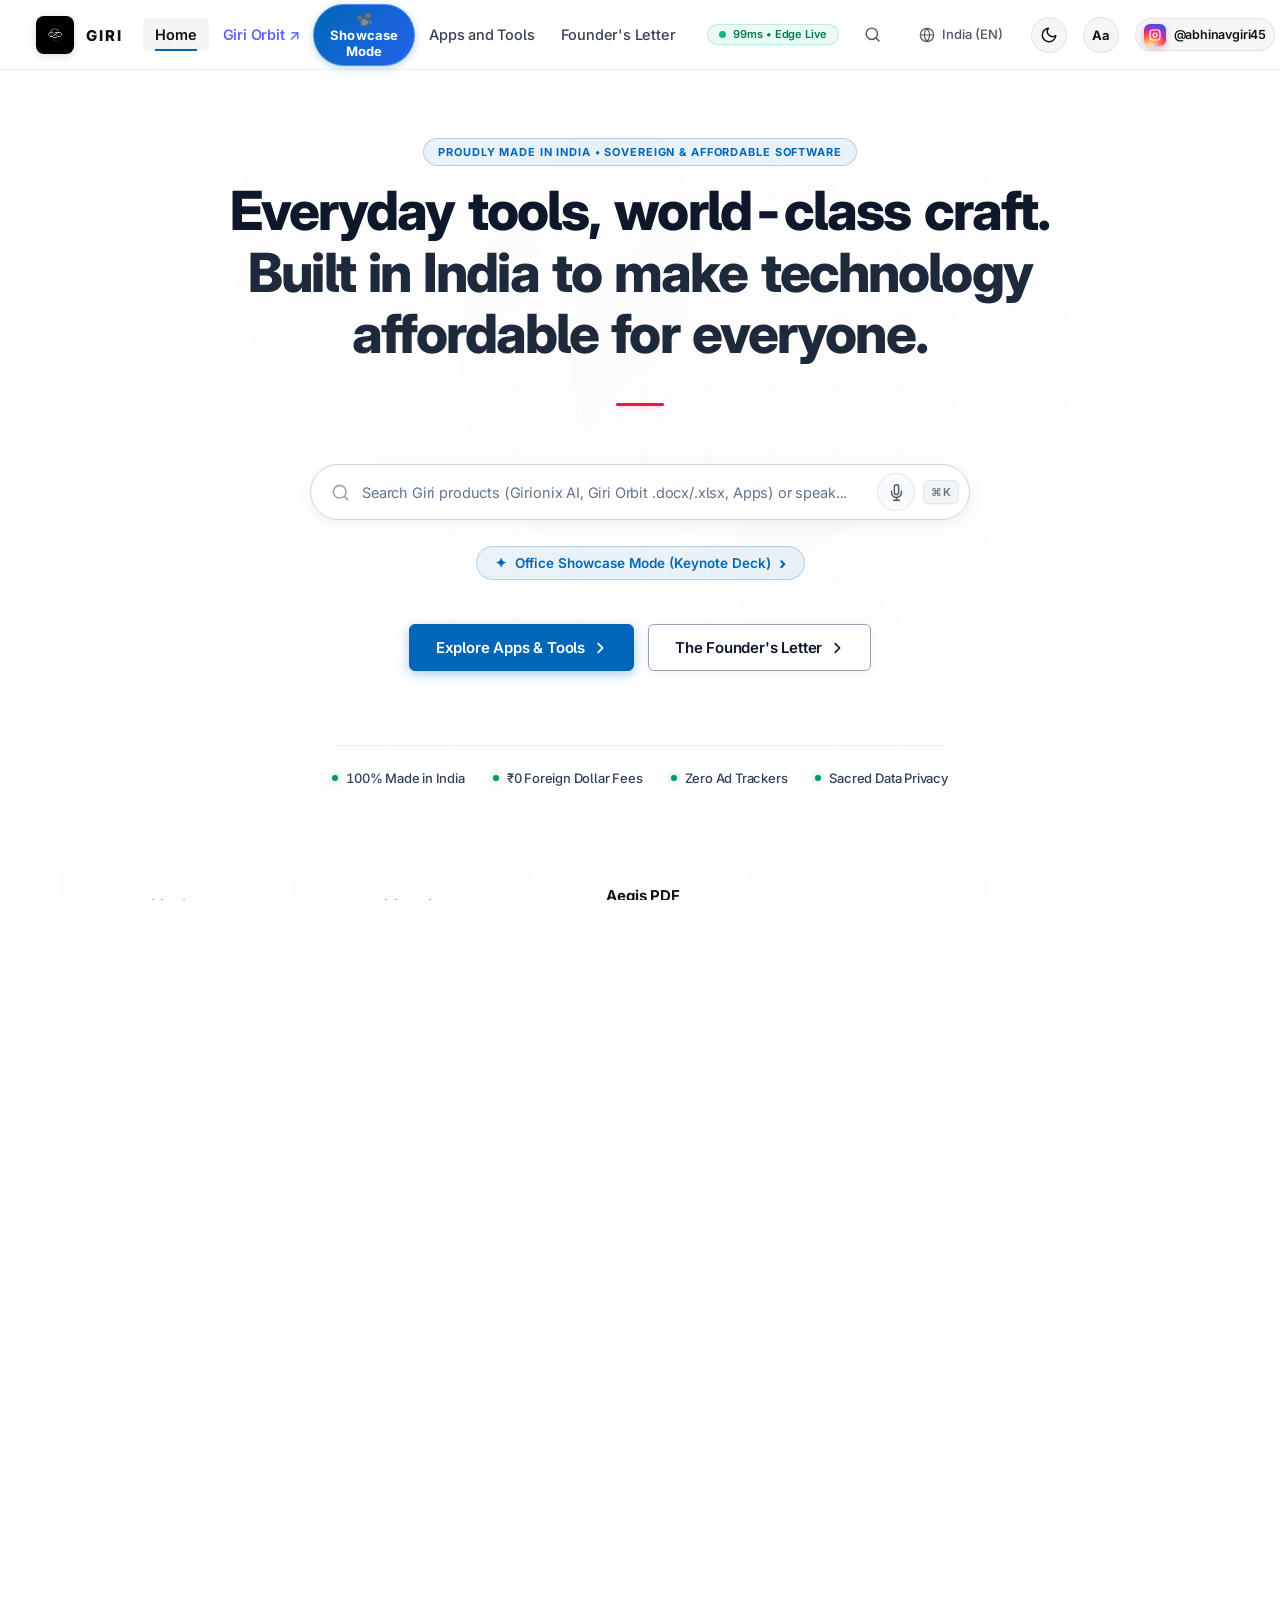
<file: index.html>
<!DOCTYPE html>
<html lang="en">
<head>
  <meta charset="UTF-8">
  <meta name="viewport" content="width=device-width, initial-scale=1.0, viewport-fit=cover">
  <title>Giri — Everyday Apps, Extraordinary Craft | Founded by Abhinav Giri</title>
  <meta name="description" content="Simple, private, and beautifully crafted software for everyday life. Founded by Abhinav Giri.">
  
  <!-- Favicon / Brand Mark -->
  <link rel="icon" type="image/png" href="assets/logo.png?v=2">
  
  <!-- Performance Preloads for 1,000,000+ Users/Sec Edge Scalability -->
  <link rel="preload" href="css/styles.css?v=20260918_v10_showcase" as="style">
  <link rel="preload" href="assets/logo.png?v=2" as="image" fetchpriority="high">
  <link rel="modulepreload" href="js/app.js">
  <link rel="modulepreload" href="js/modules/studio.js">
  <link rel="modulepreload" href="js/nav.js">

  <!-- Typography -->
  <link rel="preconnect" href="https://fonts.googleapis.com">
  <link rel="preconnect" href="https://fonts.gstatic.com" crossorigin>
  <link href="https://fonts.googleapis.com/css2?family=Inter:wght@300;400;500;600;700;800&family=Newsreader:ital,opsz,wght@0,6..72,400;0,6..72,500;1,6..72,400;1,6..72,500&family=JetBrains+Mono:wght@400;500&family=Reenie+Beanie&display=swap" rel="stylesheet">
  
  <!-- Inline Anti-FOUC Theme & A11y Hydration -->
  <script>
    (function() {
      try {
        var t = localStorage.getItem('giri_theme') || (window.matchMedia('(prefers-color-scheme: dark)').matches ? 'dark' : 'light');
        if (t === 'dark') document.documentElement.setAttribute('data-theme', 'dark');
        var f = localStorage.getItem('giri_font_size');
        if (f && f !== 'normal') document.documentElement.setAttribute('data-font-size', f);
        var c = localStorage.getItem('giri_contrast');
        if (c === 'high-contrast') document.documentElement.setAttribute('data-a11y', 'high-contrast');
      } catch(e) {}
    })();
  </script>

  <!-- Design System Stylesheet -->
  <link rel="stylesheet" href="css/styles.css?v=20260918_v12_audio">
  <link rel="canonical" href="https://giri-corporation.pages.dev/">
  <link rel="sitemap" type="application/xml" href="sitemap.xml">


  <!-- Institutional Google Schema.org JSON-LD Structured Data -->
  <script type="application/ld+json">
  {
    "@context": "https://schema.org",
    "@type": "Organization",
    "name": "Giri Corporation",
    "url": "https://giri-corporation.pages.dev",
    "logo": "https://giri-corporation.pages.dev/assets/logo.png?v=2",
    "founder": {
      "@type": "Person",
      "name": "Abhinav Giri",
      "sameAs": "https://www.instagram.com/abhinavgiri45/"
    },
    "description": "Indigenous sovereign software ecosystem engineered for 1.4 billion people, students, and businesses in India. Featuring Girionix AI and Giri Orbit cloud-free office suite.",
    "owns": [
      {
        "@type": "SoftwareApplication",
        "name": "Girionix AI",
        "applicationCategory": "DeveloperApplication",
        "operatingSystem": "Web, Windows, Android, macOS, iOS",
        "description": "Sovereign polymath AI workspace unifying live React 18 IDE, screenplay formatting, Olympiad math derivations, 8K art, and on-device Titan compute.",
        "offers": { "@type": "Offer", "price": "0", "priceCurrency": "INR" },
        "author": { "@type": "Person", "name": "Abhinav Giri" },
        "url": "https://girionix-ai.pages.dev/"
      },
      {
        "@type": "SoftwareApplication",
        "name": "Giri Orbit",
        "applicationCategory": "OfficeApplication",
        "operatingSystem": "Web, Windows, macOS, Android, iOS",
        "description": "Cloud-free sovereign office suite supporting MS Office file formats (.docx, .xlsx, .pptx, .pdf, .csv): Drift Docs, Axis Sheets, Kinetic Presentations, and Aegis PDF.",
        "offers": { "@type": "Offer", "price": "0", "priceCurrency": "INR" },
        "author": { "@type": "Person", "name": "Abhinav Giri" },
        "url": "https://giri-orbit.pages.dev/#hub"
      }
    ]
  }
  </script>

  
  


  <!-- Critical Infallible Theme & Service Worker Auto-Updater -->
  <script>
    if ('serviceWorker' in navigator) {
      navigator.serviceWorker.getRegistrations().then(function(regs) {
        for (var r of regs) { r.update(); }
      });
    }
  </script>
  <style id="giri-master-critical-theme">
    /* =========================================================
       GIRI MASTER CRITICAL THEME ENGINE — WCAG AAA CONTRAST
       Infallible Zero-FOUC rules immune to any stylesheet caching
       ========================================================= */

    /* --- LIGHT MODE DEFAULTS --- */
    html, body {
      background-color: #ffffff !important;
      color: #0f172a !important;
    }

    .hero-eyebrow {
      display: inline-block !important;
      color: #0067b8 !important;
      background: rgba(0, 103, 184, 0.08) !important;
      border: 1px solid rgba(0, 103, 184, 0.22) !important;
      font-weight: 700 !important;
      padding: 6px 14px !important;
      border-radius: 9999px !important;
      font-size: 11px !important;
      letter-spacing: 0.08em !important;
    }

    .hero-headline {
      color: #0f172a !important;
      font-weight: 800 !important;
    }

    .hero-headline-highlight {
      color: #1e293b !important;
      font-weight: 800 !important;
      display: inline !important;
    }

    .hero-accent-bar {
      width: 48px !important;
      height: 3.5px !important;
      background-color: #e11d48 !important;
      border-radius: 2px !important;
      margin: 18px auto 26px auto !important;
      display: block !important;
    }

    .hero-search-box {
      background: #ffffff !important;
      border: 1.5px solid #cbd5e1 !important;
      box-shadow: 0 4px 16px rgba(0, 0, 0, 0.06) !important;
    }

    .hero-search-input {
      color: #0f172a !important;
    }

    .hero-search-input::placeholder {
      color: #64748b !important;
    }

    /* Fluent Primary Button (Light Mode) */
    .fluent-btn-primary {
      display: inline-flex !important;
      align-items: center !important;
      justify-content: center !important;
      gap: 8px !important;
      background-color: #0067b8 !important;
      background: #0067b8 !important;
      color: #ffffff !important;
      font-size: 15px !important;
      font-weight: 600 !important;
      padding: 13px 26px !important;
      border-radius: 6px !important;
      text-decoration: none !important;
      border: 1.5px solid #0067b8 !important;
      box-shadow: 0 3px 12px rgba(0, 103, 184, 0.35) !important;
      cursor: pointer !important;
      transition: all 0.18s ease !important;
    }

    .fluent-btn-primary span {
      color: #ffffff !important;
      font-weight: 600 !important;
    }

    .fluent-btn-primary svg {
      stroke: #ffffff !important;
    }

    .fluent-btn-primary:hover {
      background-color: #005da6 !important;
      background: #005da6 !important;
      border-color: #005da6 !important;
      color: #ffffff !important;
      transform: translateY(-1px) !important;
      box-shadow: 0 6px 20px rgba(0, 103, 184, 0.45) !important;
    }

    /* Fluent Secondary Button (Light Mode) */
    .fluent-btn-secondary {
      display: inline-flex !important;
      align-items: center !important;
      justify-content: center !important;
      gap: 8px !important;
      background-color: #ffffff !important;
      background: #ffffff !important;
      color: #0f172a !important;
      font-size: 15px !important;
      font-weight: 600 !important;
      padding: 13px 26px !important;
      border-radius: 6px !important;
      text-decoration: none !important;
      border: 1.5px solid #94a3b8 !important;
      box-shadow: 0 2px 8px rgba(0, 0, 0, 0.06) !important;
      cursor: pointer !important;
      transition: all 0.18s ease !important;
    }

    .fluent-btn-secondary span {
      color: #0f172a !important;
      font-weight: 600 !important;
    }

    .fluent-btn-secondary svg {
      stroke: #0f172a !important;
    }

    .fluent-btn-secondary:hover {
      background-color: #f8fafc !important;
      background: #f8fafc !important;
      border-color: #0f172a !important;
      color: #0f172a !important;
      transform: translateY(-1px) !important;
      box-shadow: 0 4px 14px rgba(0, 0, 0, 0.1) !important;
    }

    /* Trust Strip */
    .trust-item {
      color: #334155 !important;
      font-weight: 500 !important;
    }

    .trust-dot {
      background: #059669 !important;
      box-shadow: 0 0 6px rgba(5, 150, 105, 0.5) !important;
    }

    /* --- DARK MODE CRITICAL ELEVATION ([data-theme="dark"]) --- */
    [data-theme="dark"] html,
    [data-theme="dark"] body {
      background-color: #08090e !important;
      color: #f8fafc !important;
    }

    [data-theme="dark"] .hero-eyebrow {
      color: #38bdf8 !important;
      background: rgba(56, 189, 248, 0.14) !important;
      border: 1px solid rgba(56, 189, 248, 0.35) !important;
    }

    [data-theme="dark"] .hero-headline,
    [data-theme="dark"] .hero-headline * {
      color: #ffffff !important;
    }

    [data-theme="dark"] .hero-headline {
      text-shadow: 0 2px 24px rgba(255, 255, 255, 0.22) !important;
    }

    [data-theme="dark"] .hero-headline-highlight {
      color: #e2e8f0 !important;
      text-shadow: 0 0 16px rgba(148, 163, 184, 0.25) !important;
    }

    [data-theme="dark"] .hero-accent-bar {
      background-color: #f43f5e !important;
      box-shadow: 0 0 14px rgba(244, 63, 94, 0.7) !important;
    }

    [data-theme="dark"] .hero-search-box {
      background: #121522 !important;
      border: 1.5px solid rgba(255, 255, 255, 0.22) !important;
      box-shadow: 0 8px 24px rgba(0, 0, 0, 0.6) !important;
    }

    [data-theme="dark"] .hero-search-input {
      color: #ffffff !important;
    }

    [data-theme="dark"] .hero-search-input::placeholder {
      color: #94a3b8 !important;
    }

    /* Fluent Primary Button (Dark Mode) */
    [data-theme="dark"] .fluent-btn-primary {
      background-color: #2563eb !important;
      background: #2563eb !important;
      border: 1.5px solid #3b82f6 !important;
      color: #ffffff !important;
      box-shadow: 0 4px 18px rgba(37, 99, 235, 0.55) !important;
    }

    [data-theme="dark"] .fluent-btn-primary span {
      color: #ffffff !important;
    }

    [data-theme="dark"] .fluent-btn-primary svg {
      stroke: #ffffff !important;
    }

    [data-theme="dark"] .fluent-btn-primary:hover {
      background-color: #1d4ed8 !important;
      background: #1d4ed8 !important;
      border-color: #60a5fa !important;
      box-shadow: 0 6px 24px rgba(37, 99, 235, 0.7) !important;
    }

    /* Fluent Secondary Button (Dark Mode) */
    [data-theme="dark"] .fluent-btn-secondary {
      background-color: #181d2e !important;
      background: #181d2e !important;
      border: 1.5px solid rgba(255, 255, 255, 0.3) !important;
      color: #f8fafc !important;
      box-shadow: 0 2px 10px rgba(0, 0, 0, 0.5) !important;
    }

    [data-theme="dark"] .fluent-btn-secondary span {
      color: #f8fafc !important;
    }

    [data-theme="dark"] .fluent-btn-secondary svg {
      stroke: #f8fafc !important;
    }

    [data-theme="dark"] .fluent-btn-secondary:hover {
      background-color: #242c44 !important;
      background: #242c44 !important;
      border-color: rgba(255, 255, 255, 0.55) !important;
      color: #ffffff !important;
    }

    /* Dark Mode Trust Strip */
    [data-theme="dark"] .trust-item {
      color: #cbd5e1 !important;
    }

    [data-theme="dark"] .trust-dot {
      background: #10b981 !important;
      box-shadow: 0 0 8px rgba(16, 185, 129, 0.7) !important;
    }

    /* Header & Navigation in Dark Mode */
    [data-theme="dark"] .zoho-header {
      background: rgba(8, 9, 14, 0.95) !important;
      border-bottom: 1px solid rgba(255, 255, 255, 0.12) !important;
    }

    [data-theme="dark"] .brand-name {
      color: #ffffff !important;
    }

    [data-theme="dark"] .nav-link {
      color: #cbd5e1 !important;
    }

    [data-theme="dark"] .nav-link:hover,
    [data-theme="dark"] .nav-link.is-active-page {
      color: #ffffff !important;
      background: rgba(255, 255, 255, 0.1) !important;
    }

    /* Dark Mode App Cards */
    [data-theme="dark"] .catalog-card,
    [data-theme="dark"] .home-suite-card,
    [data-theme="dark"] .quick-ribbon-card {
      background: #121522 !important;
      border-color: rgba(255, 255, 255, 0.14) !important;
      color: #f8fafc !important;
    }

    [data-theme="dark"] .catalog-title,
    [data-theme="dark"] .home-card-title,
    [data-theme="dark"] .quick-ribbon-title {
      color: #ffffff !important;
    }

    [data-theme="dark"] .catalog-desc,
    [data-theme="dark"] .home-card-desc,
    [data-theme="dark"] .quick-ribbon-desc {
      color: #cbd5e1 !important;
    }

    [data-theme="dark"] .catalog-launch-btn {
      background: #1e293b !important;
      border-color: rgba(255, 255, 255, 0.25) !important;
      color: #ffffff !important;
    }
  </style>

</head>
<body class="enterprise-layout">
  <!-- Hidden Google Translate Element Mount for Full-Page Sovereign Translation -->
  <div id="google_translate_element" style="display:none"></div>

  <!-- Subtle Ambient Atmospheric Canvas -->
  <div class="ambient-layer" aria-hidden="true">
    <div class="ambient-blur blur-1"></div>
    <div class="ambient-blur blur-2"></div>
    <div class="ambient-blur blur-3"></div>
    <div class="ambient-grid"></div>
  </div>

  <!-- Top Navigation Header (Dedicated Pages — NO Contact Desk, NO Sign In/Up) -->
  <header class="zoho-header" role="banner">
    <div class="header-container">
      <!-- Left: Giri Logo -->
      <a href="index.html" class="zoho-brand" aria-label="Giri Home">
        <div class="brand-logo-wrap">
          <img src="assets/logo.png?v=2" alt="Giri Logo" class="brand-logo-img" width="32" height="32" fetchpriority="high" decoding="async">
        </div>
        <div class="brand-text">
          <span class="brand-name">GIRI</span>
        </div>
      </a>

      <!-- Center: Clear, Direct Navigation Links -->
      <nav class="zoho-nav" aria-label="Navigation">
        <div class="nav-item">
          <a href="index.html" class="nav-link is-active-page"><span>Home</span></a>
        </div>
        <div class="nav-item">
          <a href="https://giri-orbit.pages.dev/#hub" target="_blank" rel="noopener noreferrer" class="nav-link nav-link-orbit" title="Giri Orbit Sovereign Office Suite"><span>Giri Orbit ↗</span></a>
        </div>
        <div class="nav-item">
          <button type="button" class="nav-showcase-btn" id="open-showcase-btn" title="Launch Executive Office Showcase Deck (Alt+S)">
            <span>📽️ Showcase Mode</span>
          </button>
        </div>
        <div class="nav-item">
          <a href="apps.html" class="nav-link"><span>Apps and Tools</span></a>
        </div>
        <div class="nav-item">
          <a href="founder.html" class="nav-link"><span>Founder's Letter</span></a>
        </div>
      </nav>

      <!-- Right: Utility Controls (NO Contact Desk, NO Sign In/Up) -->
      <div class="zoho-utilities">
        <!-- Live Edge Status Widget & Diagnostics Popover -->
        <div class="live-status-pill" id="live-status-widget" role="button" tabindex="0" title="Click to view Edge Latency & Offline Status" aria-label="Edge Latency and Offline Status">
          <span class="live-status-dot"></span>
          <span id="live-edge-text">Edge 100% Live</span>
          <div class="edge-status-flyout" id="edge-status-flyout" hidden>
            <div style="font-weight: 800; font-size: 13px; margin-bottom: 8px; color: var(--text-primary);">🌐 Edge Diagnostics & Health</div>
            <div class="edge-flyout-row">
              <span class="edge-flyout-label">Network Latency:</span>
              <span class="edge-flyout-val" id="edge-latency-val">24 ms</span>
            </div>
            <div class="edge-flyout-row">
              <span class="edge-flyout-label">Connection:</span>
              <span class="edge-flyout-val" id="edge-conn-status">Online (Fast)</span>
            </div>
            <div class="edge-flyout-row">
              <span class="edge-flyout-label">Edge PoP:</span>
              <span class="edge-flyout-val">India Global Mesh</span>
            </div>
            <div class="edge-flyout-row">
              <span class="edge-flyout-label">Data Privacy:</span>
              <span class="edge-flyout-val" style="color: #059669;">Zero Trackers (100%)</span>
            </div>
            <div class="edge-flyout-row">
              <span class="edge-flyout-label">Offline Cache:</span>
              <span class="edge-flyout-val" style="color: #059669;">Armed & Ready</span>
            </div>
            <div style="margin-top: 10px; padding-top: 8px; border-top: 1px solid rgba(255,255,255,0.1);">
              <button type="button" class="edge-offline-sim-btn" id="edge-offline-sim-btn" title="Simulate total offline mode to demonstrate service worker speed">
                ⚡ Simulate Offline Flight Mode
              </button>
            </div>
            <button type="button" class="edge-retest-btn" id="edge-retest-btn">⚡ Re-test Latency</button>
          </div>
        </div>

        <!-- Search Trigger -->
        <button type="button" class="util-btn" id="search-trigger-btn" aria-label="Search Giri Tools" title="Search Giri Tools (Ctrl+K)">
          <svg viewBox="0 0 24 24" width="17" height="17" fill="none" stroke="currentColor" stroke-width="2" stroke-linecap="round" stroke-linejoin="round">
            <circle cx="11" cy="11" r="8"></circle>
            <line x1="21" y1="21" x2="16.65" y2="16.65"></line>
          </svg>
        </button>

        <!-- Global Language Selector -->
        <button type="button" class="lang-selector" id="lang-selector-btn" title="Language & Region: India (EN)" aria-label="Select Region and Language">
          <svg viewBox="0 0 24 24" width="16" height="16" fill="none" stroke="currentColor" stroke-width="1.8" stroke-linecap="round" stroke-linejoin="round">
            <circle cx="12" cy="12" r="10"></circle>
            <line x1="2" y1="12" x2="22" y2="12"></line>
            <path d="M12 2a15.3 15.3 0 0 1 4 10 15.3 15.3 0 0 1-4 10 15.3 15.3 0 0 1-4-10 15.3 15.3 0 0 1 4-10z"></path>
          </svg>
          <span>India (EN)</span>
        </button>

        <!-- Luxury Dark/Light Theme Toggle -->
        <button type="button" class="theme-toggle-btn" aria-label="Toggle Theme" title="Toggle Light/Dark Theme (Alt+T)">
          <svg viewBox="0 0 24 24" width="17" height="17" fill="none" stroke="currentColor" stroke-width="2" stroke-linecap="round" stroke-linejoin="round">
            <path d="M21 12.79A9 9 0 1 1 11.21 3 7 7 0 0 0 21 12.79z"></path>
          </svg>
        </button>

        <!-- Accessibility Suite Trigger -->
        <button type="button" class="a11y-trigger-btn" id="a11y-trigger-btn" aria-label="Accessibility Options" title="Accessibility & Reading Suite (Alt+A)">
          <span class="a11y-icon-text">Aa</span>
        </button>

        <!-- Founder Instagram Pill -->
        <a href="https://www.instagram.com/abhinavgiri45/" target="_blank" rel="noopener noreferrer" class="founder-nav-pill" title="Follow Abhinav Giri on Instagram">
          <span class="insta-gradient-badge" aria-hidden="true"><svg viewBox="0 0 24 24" width="12" height="12" fill="none" stroke="#ffffff" stroke-width="2.2" stroke-linecap="round" stroke-linejoin="round"><rect x="2" y="2" width="20" height="20" rx="5" ry="5"></rect><path d="M16 11.37A4 4 0 1 1 12.63 8 4 4 0 0 1 16 11.37z"></path><line x1="17.5" y1="6.5" x2="17.51" y2="6.5"></line></svg></span>
          <span>@abhinavgiri45</span>
        </a>
      </div>
    </div>
  </header>

  <!-- Main Scrollable Container -->
  <div class=page-scroll-container id=page-container>
    
    <!-- Hero Section -->
    <section class=zoho-hero-section aria-labelledby=hero-title>
      <div class=hero-content>
        <span class=hero-eyebrow>PROUDLY MADE IN INDIA • SOVEREIGN & AFFORDABLE SOFTWARE</span>
        
        <h1 id=hero-title class=hero-headline>
          Everyday tools, world-class craft.<br>
          <span class=hero-headline-highlight>Built in India to make technology affordable for everyone.</span>
        </h1>

        <div class=hero-accent-bar aria-hidden=true></div>

        <!-- Hero Functional Product Search with Antigravity Voice Mic -->
        <div class="hero-search-wrapper" id="hero-search-wrapper">
          <div class="hero-search-box" id="hero-search-box">
            <!-- Left Search Icon -->
            <div class="hero-search-icon" aria-hidden="true">
              <svg viewBox="0 0 24 24" width="19" height="19" fill="none" stroke="currentColor" stroke-width="2" stroke-linecap="round" stroke-linejoin="round">
                <circle cx="11" cy="11" r="8"></circle>
                <line x1="21" y1="21" x2="16.65" y2="16.65"></line>
              </svg>
            </div>

            <!-- Search Input -->
            <input 
              type="search" 
              id="hero-product-search-input" 
              class="hero-search-input" 
              placeholder="Search Giri products (Girionix AI, Giri Orbit .docx/.xlsx, Apps) or speak..." 
              autocomplete="off"
              aria-label="Search Giri Products"
              aria-expanded="false"
              aria-controls="hero-products-dropdown"
            >

            <!-- Right Controls: Clear button + Antigravity Voice Mic + Shortcut Kbd -->
            <div class="hero-search-controls">
              <button type="button" class="search-clear-btn is-hidden" id="hero-search-clear" aria-label="Clear Search Input">✕</button>

              <!-- Antigravity Voice Mic Button -->
              <button type="button" class="antigravity-mic-btn" id="antigravity-voice-mic-btn" title="Voice Search with Antigravity Mic (Click and speak)" aria-label="Voice Search with Antigravity Mic">
                <span class="mic-wave-pulse" aria-hidden="true"></span>
                <span class="mic-wave-pulse outer" aria-hidden="true"></span>
                <svg class="mic-icon" viewBox="0 0 24 24" width="17" height="17" fill="none" stroke="currentColor" stroke-width="2" stroke-linecap="round" stroke-linejoin="round">
                  <path d="M12 1a3 3 0 0 0-3 3v8a3 3 0 0 0 6 0V4a3 3 0 0 0-3-3z"></path>
                  <path d="M19 10v2a7 7 0 0 1-14 0v-2"></path>
                  <line x1="12" y1="19" x2="12" y2="23"></line>
                  <line x1="8" y1="23" x2="16" y2="23"></line>
                </svg>
              </button>

              <kbd class="hero-search-kbd">⌘K</kbd>
            </div>
          </div>

          <!-- Antigravity Voice Listening HUD & Frequency Waves -->
          <div class="voice-listening-hud is-hidden" id="voice-listening-hud" aria-live="polite">
            <div class="hud-content">
              <div class="hud-mic-indicator">
                <span class="hud-pulse-ring"></span>
                <svg viewBox="0 0 24 24" width="16" height="16" fill="currentColor"><path d="M12 14c1.66 0 3-1.34 3-3V5c0-1.66-1.34-3-3-3S9 3.34 9 5v6c0 1.66 1.34 3 3 3z"/><path d="M17 11c0 2.76-2.24 5-5 5s-5-2.24-5-5H5c0 3.53 2.61 6.43 6 6.92V21h2v-3.08c3.39-.49 6-3.39 6-6.92h-2z"/></svg>
              </div>
              <div class="hud-text-block">
                <span class="hud-status" id="voice-status-text">Listening...</span>
                <span class="hud-hint">Speak product: "Girionix", "Orbit", "Office", or "Apps"</span>
              </div>
              <!-- Frequency Equalizer Waves -->
              <div class="hud-waveform-bars" aria-hidden="true">
                <span class="hud-bar bar-1"></span>
                <span class="hud-bar bar-2"></span>
                <span class="hud-bar bar-3"></span>
                <span class="hud-bar bar-4"></span>
                <span class="hud-bar bar-5"></span>
              </div>
              <button type="button" class="hud-close-btn" id="voice-hud-cancel" aria-label="Cancel Voice Search">✕</button>
            </div>
          </div>

          <!-- Functional Products Dropdown Window -->
          <div class="hero-products-dropdown is-hidden" id="hero-products-dropdown" role="listbox">
            <div class="dropdown-header">
              <span class="dropdown-label">Flagship Sovereign Platforms & Ecosystem</span>
              <span class="dropdown-count" id="hero-dropdown-count">4 Applications</span>
            </div>

            <div class="dropdown-items-list" id="hero-dropdown-list">
              <!-- Item 0: Girionix AI (Flagship) -->
              <a href="https://girionix-ai.pages.dev/" target="_blank" rel="noopener noreferrer" class="product-dropdown-item flagship-item" data-product="girionix" data-category="ai" data-keywords="girionix ai artificial intelligence polymath code react ide screenplay math olympiad flux art vision titan">
                <div class="product-item-icon icon-purple">
                  <svg viewBox="0 0 24 24" width="20" height="20" stroke="currentColor" stroke-width="1.8" fill="none">
                    <path d="M12 2L2 7l10 5 10-5-10-5zM2 17l10 5 10-5M2 12l10 5 10-5"></path>
                  </svg>
                </div>
                <div class="product-item-info">
                  <div class="product-item-title-row">
                    <span class="product-item-title">Girionix AI</span>
                    <span class="product-item-tag tag-purple">FLAGSHIP AI • SOVEREIGN WORKSPACE</span>
                  </div>
                  <p class="product-item-desc">Sovereign Omnipotent AI: React 18 IDE, Screenplay, Math proofs & 8K FLUX Art.</p>
                </div>
                <div class="product-item-action">
                  <span>Launch ↗</span>
                  <svg viewBox="0 0 16 16" width="13" height="13" fill="none" stroke="currentColor" stroke-width="2"><path d="M4 12L12 4M12 4H6M12 4V10"/></svg>
                </div>
              </a>

              <!-- Item: Giri Orbit -->
              <a href="https://giri-orbit.pages.dev/#hub" target="_blank" rel="noopener noreferrer" class="product-dropdown-item flagship-item" data-product="orbit" data-category="office" data-keywords="orbit office suite docx xlsx pptx pdf csv word excel powerpoint presentation cloud free drift docs axis sheets kinetic slides ms office">
                <div class="product-item-icon" style="background: rgba(99, 102, 241, 0.1); color: #6366f1;">
                  <svg viewBox="0 0 24 24" width="20" height="20" stroke="currentColor" stroke-width="1.8" fill="none" stroke-linecap="round" stroke-linejoin="round">
                    <circle cx="12" cy="12" r="9"></circle>
                    <path d="M3.6 9h16.8M3.6 15h16.8"></path>
                    <ellipse cx="12" cy="12" rx="4" ry="9"></ellipse>
                  </svg>
                </div>
                <div class="product-item-info">
                  <div class="product-item-title-row">
                    <span class="product-item-title">Giri Orbit Suite</span>
                    <span class="product-item-tag" style="background: rgba(99, 102, 241, 0.15); color: #6366f1; border: 1px solid rgba(99, 102, 241, 0.3);">OFFICE SUITE • .DOCX .XLSX .PPTX</span>
                  </div>
                  <p class="product-item-desc">Sovereign cloud-free office: Word (.docx), Excel (.xlsx), PowerPoint (.pptx) & PDF with 100% private client execution.</p>
                </div>
                <div class="product-item-action">
                  <span>Launch ↗</span>
                  <svg viewBox="0 0 16 16" width="13" height="13" fill="none" stroke="currentColor" stroke-width="2"><path d="M4 12L12 4M12 4H6M12 4V10"/></svg>
                </div>
              </a>

              <!-- Item 2: Aegis PDF Studio -->
              <a href="https://giri-orbit.pages.dev/#pdf" target="_blank" rel="noopener noreferrer" class="product-dropdown-item" data-product="aegis-pdf" data-category="office" data-keywords="pdf aegis studio merge split edit annotate redact document security acrobat">
                <div class="product-item-icon" style="background: rgba(239, 68, 68, 0.1); color: #ef4444;">
                  <svg viewBox="0 0 24 24" width="20" height="20" stroke="currentColor" stroke-width="1.8" fill="none">
                    <path d="M14 2H6a2 2 0 0 0-2 2v16a2 2 0 0 0 2 2h12a2 2 0 0 0 2-2V8z"></path>
                    <polyline points="14 2 14 8 20 8"></polyline>
                    <line x1="16" y1="13" x2="8" y2="13"></line>
                    <line x1="16" y1="17" x2="8" y2="17"></line>
                  </svg>
                </div>
                <div class="product-item-info">
                  <div class="product-item-title-row">
                    <span class="product-item-title">Aegis PDF Studio</span>
                    <span class="product-item-tag" style="background: rgba(239, 68, 68, 0.12); color: #dc2626; border: 1px solid rgba(239, 68, 68, 0.25);">PDF SECURITY • 100% PRIVATE</span>
                  </div>
                  <p class="product-item-desc">Client-side PDF manipulation: merge, split, annotate, and redact without cloud uploads.</p>
                </div>
                <div class="product-item-action">
                  <span>Launch ↗</span>
                  <svg viewBox="0 0 16 16" width="13" height="13" fill="none" stroke="currentColor" stroke-width="2"><path d="M4 12L12 4M12 4H6M12 4V10"/></svg>
                </div>
              </a>

              <!-- Item 3: Apps & Tools Catalog -->
              <a href="apps.html" class="product-dropdown-item" data-product="apps" data-category="catalog" data-keywords="apps tools catalog directory sovereign offline utilities drift axis kinetic notes finance slides">
                <div class="product-item-icon icon-indigo">
                  <svg viewBox="0 0 24 24" width="20" height="20" stroke="currentColor" stroke-width="1.8" fill="none">
                    <rect x="3" y="3" width="7" height="7"></rect>
                    <rect x="14" y="3" width="7" height="7"></rect>
                    <rect x="14" y="14" width="7" height="7"></rect>
                    <rect x="3" y="14" width="7" height="7"></rect>
                  </svg>
                </div>
                <div class="product-item-info">
                  <div class="product-item-title-row">
                    <span class="product-item-title">Apps & Tools Catalog</span>
                    <span class="product-item-tag tag-indigo">CATALOG • 12+ SOVEREIGN TOOLS</span>
                  </div>
                  <p class="product-item-desc">Explore the complete catalog: Drift Docs, Axis Finance, Kinetic Slides & offline utilities.</p>
                </div>
                <div class="product-item-action">
                  <span>Explore ›</span>
                  <svg viewBox="0 0 16 16" width="13" height="13" fill="none" stroke="currentColor" stroke-width="2"><path d="M6 3l5 5-5 5"/></svg>
                </div>
              </a>
            </div>

            <div class="dropdown-footer">
              <a href="apps.html" class="dropdown-view-all-link">
                <span>View Full Apps & Tools Catalog →</span>
              </a>
              <span class="dropdown-keyboard-hint">Press <strong>ESC</strong> to close</span>
            </div>
          </div>
        </div>

        <div class="hero-action-row">
          <button type="button" class="hero-showcase-pill-btn" id="hero-showcase-trigger" title="Launch Executive Office Showcase Presentation (Alt+S)">
            <span class="showcase-sparkle">✦</span>
            <span>Office Showcase Mode (Keynote Deck)</span>
            <span class="showcase-arrow">›</span>
          </button>
        </div>
        <div class="hero-action-row">
          <a href="apps.html" class="fluent-btn-primary" style="display:inline-flex;align-items:center;justify-content:center;gap:8px;background-color:#0067b8;color:#ffffff;padding:13px 26px;border-radius:6px;font-weight:600;font-size:15px;text-decoration:none;border:1.5px solid #0067b8;box-shadow:0 3px 12px rgba(0,103,184,0.35);">
            <span style="color:#ffffff;">Explore Apps &amp; Tools</span>
            <svg viewBox="0 0 16 16" width="14" height="14" fill="none" stroke="#ffffff" stroke-width="2" stroke-linecap="round" stroke-linejoin="round">
              <path d="M6 3l5 5-5 5"></path>
            </svg>
          </a>
          <a href="founder.html" class="fluent-btn-secondary" style="display:inline-flex;align-items:center;justify-content:center;gap:8px;background-color:#ffffff;color:#0f172a;padding:13px 26px;border-radius:6px;font-weight:600;font-size:15px;text-decoration:none;border:1.5px solid #94a3b8;box-shadow:0 2px 8px rgba(0,0,0,0.06);">
            <span style="color:inherit;">The Founder's Letter</span>
            <svg viewBox="0 0 16 16" width="14" height="14" fill="none" stroke="currentColor" stroke-width="2" stroke-linecap="round" stroke-linejoin="round">
              <path d="M6 3l5 5-5 5"></path>
            </svg>
          </a>
        </div>

        <!-- Clean Trust Strip -->
        <div class="home-trust-strip">
          <div class="trust-item">
            <span class="trust-dot"></span>
            <span>100% Made in India</span>
          </div>
          <div class="trust-item">
            <span class="trust-dot"></span>
            <span>₹0 Foreign Dollar Fees</span>
          </div>
          <div class="trust-item">
            <span class="trust-dot"></span>
            <span>Zero Ad Trackers</span>
          </div>
          <div class="trust-item">
            <span class="trust-dot"></span>
            <span>Sacred Data Privacy</span>
          </div>
        </div>
      </div>
    </section>

    <!-- Microsoft-Style 4-Item Quick Access Ribbon -->
    <section class="fluent-quick-ribbon-section" aria-label="Quick Access Applications">
      <div class="fluent-quick-ribbon">
        <a href="https://girionix-ai.pages.dev/" target="_blank" rel="noopener noreferrer" class="quick-ribbon-card">
          <div class="quick-ribbon-icon icon-ai">✦</div>
          <div class="quick-ribbon-info">
            <span class="quick-ribbon-title">Girionix AI <span class="quick-ribbon-chevron">›</span></span>
            <span class="quick-ribbon-desc">Polymath AI Workspace</span>
          </div>
        </a>
        <a href="https://giri-orbit.pages.dev/#hub" target="_blank" rel="noopener noreferrer" class="quick-ribbon-card">
          <div class="quick-ribbon-icon icon-orbit">🪐</div>
          <div class="quick-ribbon-info">
            <span class="quick-ribbon-title">Giri Orbit ↗ <span class="quick-ribbon-chevron">›</span></span>
            <span class="quick-ribbon-desc">MS Office Suite (.docx, .xlsx, .pptx)</span>
          </div>
        </a>
        <a href="https://giri-orbit.pages.dev/#pdf" target="_blank" rel="noopener noreferrer" class="quick-ribbon-card">
          <div class="quick-ribbon-icon icon-pdf" style="background: rgba(239, 68, 68, 0.1); color: #ef4444;">📑</div>
          <div class="quick-ribbon-info">
            <span class="quick-ribbon-title">Aegis PDF Studio ↗ <span class="quick-ribbon-chevron">›</span></span>
            <span class="quick-ribbon-desc">Client-Side PDF Security</span>
          </div>
        </a>
        <a href="apps.html" class="quick-ribbon-card">
          <div class="quick-ribbon-icon icon-apps" style="background: rgba(14, 165, 233, 0.1); color: #0284c7;">▦</div>
          <div class="quick-ribbon-info">
            <span class="quick-ribbon-title">Apps & Tools <span class="quick-ribbon-chevron">›</span></span>
            <span class="quick-ribbon-desc">12+ Sovereign Utilities</span>
          </div>
        </a>
      </div>
    </section>

    <!-- Microsoft Copilot-Style Sovereign AI Spotlight Banner -->
    <section class="fluent-spotlight-section" aria-label="Flagship AI Spotlight">
      <div class="fluent-spotlight-banner">
        <div class="fluent-spotlight-text">
          <div class="fluent-spotlight-badge">✦ FLAGSHIP SOVEREIGN AI</div>
          <h2 class="fluent-spotlight-title">Girionix AI: The Polymath Companion for India</h2>
          <p class="fluent-spotlight-desc">
            The omnipotent sovereign AI workspace that unifies React 18 live code compilation, Hollywood screenplay formatting, Olympiad math KaTeX derivations, and 8K FLUX photorealism—with 100% on-device Titan privacy.
          </p>
          <div class="fluent-spotlight-actions">
            <a href="https://girionix-ai.pages.dev/" target="_blank" rel="noopener noreferrer" class="fluent-spotlight-btn">
              <span>Launch Girionix AI ↗</span>
            </a>
            <a href="apps.html" class="fluent-spotlight-link">
              <span>Explore All Tools ›</span>
            </a>
          </div>
        </div>
        <div class="fluent-spotlight-visual">
          <div class="fluent-spec-item">
            <span class="fluent-spec-check">✓</span>
            <span>Live React 18 & TypeScript IDE in-browser</span>
          </div>
          <div class="fluent-spec-item">
            <span class="fluent-spec-check">✓</span>
            <span>Screenplay Studio with Hollywood industry beats</span>
          </div>
          <div class="fluent-spec-item">
            <span class="fluent-spec-check">✓</span>
            <span>Olympiad Math derivation & KaTeX proofing</span>
          </div>
          <div class="fluent-spec-item">
            <span class="fluent-spec-check">✓</span>
            <span>100% On-Device Titan Intelligence (Zero Server Data)</span>
          </div>
        </div>
      </div>
    </section>

    <!-- Interactive Tool Selector Wizard -->
    <section class="tool-wizard-section" id="tool-wizard-section" aria-label="Interactive Tool Finder">
      <div class="tool-wizard-card">
        <div class="tool-wizard-header">
          <span class="tool-wizard-eyebrow">DISCOVER YOUR WORKSPACE</span>
          <h2 class="tool-wizard-title">What would you like to accomplish today?</h2>
          <p class="tool-wizard-sub">Select your focus area to instantly get the optimal, zero-subscription Giri application tailored to your needs.</p>
        </div>

        <div class="wizard-personas-row" role="tablist" aria-label="Workspaces">
          <button type="button" class="wizard-persona-chip is-active" data-persona="students" role="tab" aria-selected="true">
            <span>🎓 Students & Education</span>
          </button>
          <button type="button" class="wizard-persona-chip" data-persona="writers" role="tab" aria-selected="false">
            <span>✍️ Mindful Writing</span>
          </button>
          <button type="button" class="wizard-persona-chip" data-persona="finance" role="tab" aria-selected="false">
            <span>💰 Family Finance</span>
          </button>
          <button type="button" class="wizard-persona-chip" data-persona="presentations" role="tab" aria-selected="false">
            <span>💼 Keynote Decks</span>
          </button>
          <button type="button" class="wizard-persona-chip" data-persona="ai" role="tab" aria-selected="false">
            <span>🧠 Polymath AI & Code</span>
          </button>
        </div>

        <div class="wizard-recommendation-box" id="wizard-recommendation">
          <div class="wizard-tool-lead">
            <span class="wizard-badge" id="wizard-badge">EDUCATION & HOMEWORK • ₹0</span>
            <h3 class="wizard-tool-name" id="wizard-title">Girionix AI & Student Productivity Suite</h3>
            <p class="wizard-tool-desc" id="wizard-desc">Solve complex Olympiad mathematics, draft research papers in Drift without distractions, and design school keynote presentations in minutes—with zero dollar subscriptions.</p>
            <a href="https://girionix-ai.pages.dev/" target="_blank" rel="noopener noreferrer" class="wizard-launch-cta" id="wizard-cta">
              <span id="wizard-cta-text">Launch Girionix AI Workspace ↗</span>
              <svg viewBox="0 0 16 16" width="13" height="13" fill="none" stroke="currentColor" stroke-width="2"><path d="M4 12L12 4M12 4H6M12 4V10"/></svg>
            </a>
          </div>
          <div class="wizard-bullets-wrap" id="wizard-bullets">
            <div class="wizard-bullet-item">
              <svg viewBox="0 0 16 16" width="14" height="14" fill="currentColor"><path d="M13.854 3.646a.5.5 0 0 1 0 .708l-7 7a.5.5 0 0 1-.708 0l-3.5-3.5a.5.5 0 1 1 .708-.708L6.5 10.293l6.646-6.647a.5.5 0 0 1 .708 0z"/></svg>
              <span>KaTeX math proof & Olympiad symbolic derivation engine</span>
            </div>
            <div class="wizard-bullet-item">
              <svg viewBox="0 0 16 16" width="14" height="14" fill="currentColor"><path d="M13.854 3.646a.5.5 0 0 1 0 .708l-7 7a.5.5 0 0 1-.708 0l-3.5-3.5a.5.5 0 1 1 .708-.708L6.5 10.293l6.646-6.647a.5.5 0 0 1 .708 0z"/></svg>
              <span>Distraction-free essay notes with instant local autosave</span>
            </div>
            <div class="wizard-bullet-item">
              <svg viewBox="0 0 16 16" width="14" height="14" fill="currentColor"><path d="M13.854 3.646a.5.5 0 0 1 0 .708l-7 7a.5.5 0 0 1-.708 0l-3.5-3.5a.5.5 0 1 1 .708-.708L6.5 10.293l6.646-6.647a.5.5 0 0 1 .708 0z"/></svg>
              <span>Rapid slide deck creator for classroom keynotes</span>
            </div>
          </div>
        </div>
      </div>
    </section>

    <!-- Curated Core Apps Suite (Clean 3-Card Grid) -->
    <section class="home-suite-section" id="suite-section" aria-label="Featured Applications">
      <div class=home-section-header>
        <span class=home-section-eyebrow>SOVEREIGN DIGITAL PLATFORMS</span>
        <h2 class=home-section-title>Essential Everyday Ecosystem</h2>
        <p class=home-section-desc>Sovereign applications crafted for normal citizens, students, and businesses. Fast, private, and 100% free of foreign subscription paywalls.</p>
      </div>

      <div class=home-suite-grid>
        <!-- Card 1: Girionix AI -->
        <article class=home-suite-card>
          <div class=home-card-header>
            <div class="home-card-icon icon-purple" style="background: rgba(124, 58, 237, 0.1); color: #7c3aed;">
              <svg viewBox="0 0 24 24" width="22" height="22" stroke="currentColor" stroke-width="1.8" fill="none" stroke-linecap="round" stroke-linejoin="round">
                <path d="M12 2L2 7l10 5 10-5-10-5zM2 17l10 5 10-5M2 12l10 5 10-5"></path>
              </svg>
            </div>
            <span class="home-card-badge live" style="background: rgba(124, 58, 237, 0.12); color: #7c3aed; border-color: rgba(124, 58, 237, 0.25);">FLAGSHIP • SOVEREIGN AI</span>
          </div>
          <h3 class=home-card-title>Girionix AI</h3>
          <p class=home-card-tagline>Omnipotent polymath AI companion for India</p>
          <p class=home-card-desc>React 18 in-browser execution, Olympiad math KaTeX proofs, Hollywood screenplay beats, and 8K FLUX art with air-gapped Titan privacy.</p>
          <ul class=home-card-features>
            <li>
              <svg viewBox="0 0 16 16" width="13" height="13" fill="currentColor"><path d="M13.854 3.646a.5.5 0 0 1 0 .708l-7 7a.5.5 0 0 1-.708 0l-3.5-3.5a.5.5 0 1 1 .708-.708L6.5 10.293l6.646-6.647a.5.5 0 0 1 .708 0z"/></svg>
              <span>Instant React 18 & TypeScript live compiler</span>
            </li>
            <li>
              <svg viewBox="0 0 16 16" width="13" height="13" fill="currentColor"><path d="M13.854 3.646a.5.5 0 0 1 0 .708l-7 7a.5.5 0 0 1-.708 0l-3.5-3.5a.5.5 0 1 1 .708-.708L6.5 10.293l6.646-6.647a.5.5 0 0 1 .708 0z"/></svg>
              <span>100% On-device air-gapped physical privacy</span>
            </li>
            <li>
              <svg viewBox="0 0 16 16" width="13" height="13" fill="currentColor"><path d="M13.854 3.646a.5.5 0 0 1 0 .708l-7 7a.5.5 0 0 1-.708 0l-3.5-3.5a.5.5 0 1 1 .708-.708L6.5 10.293l6.646-6.647a.5.5 0 0 1 .708 0z"/></svg>
              <span>Zero dollar recurring API fees or paywalls</span>
            </li>
          </ul>
          <a href="https://girionix-ai.pages.dev/" target="_blank" rel="noopener noreferrer" class="home-card-btn">
            <span>Launch Girionix AI</span>
            <svg viewBox="0 0 16 16" width="13" height="13" fill="none" stroke="currentColor" stroke-width="2"><path d="M4 12L12 4M12 4H6M12 4V10"/></svg>
          </a>
        </article>

        <!-- Card 2: Giri Orbit -->
        <article class=home-suite-card style="border-color: rgba(99, 102, 241, 0.35);">
          <div class=home-card-header>
            <div class="home-card-icon" style="background: rgba(99, 102, 241, 0.1); color: #6366f1;">
              <svg viewBox="0 0 24 24" width="22" height="22" stroke="currentColor" stroke-width="1.8" fill="none" stroke-linecap="round" stroke-linejoin="round">
                <circle cx="12" cy="12" r="9"></circle>
                <path d="M3.6 9h16.8M3.6 15h16.8"></path>
                <ellipse cx="12" cy="12" rx="4" ry="9"></ellipse>
              </svg>
            </div>
            <span class="home-card-badge live" style="background: rgba(99, 102, 241, 0.15); color: #6366f1; border-color: rgba(99, 102, 241, 0.3);">OFFICE • .DOCX .XLSX .PPTX</span>
          </div>
          <h3 class=home-card-title>Giri Orbit</h3>
          <p class=home-card-tagline>Cloud-free MS Office suite: Word, Excel & Slides</p>
          <p class=home-card-desc>Unifies Drift Docs (.docx), Axis Sheets (.xlsx, .csv), Kinetic Presentations (.pptx), and Aegis PDF into a private desktop-grade office suite.</p>
          <ul class=home-card-features>
            <li>
              <svg viewBox="0 0 16 16" width="13" height="13" fill="currentColor"><path d="M13.854 3.646a.5.5 0 0 1 0 .708l-7 7a.5.5 0 0 1-.708 0l-3.5-3.5a.5.5 0 1 1 .708-.708L6.5 10.293l6.646-6.647a.5.5 0 0 1 .708 0z"/></svg>
              <span>Native Microsoft Office 2-way file compatibility</span>
            </li>
            <li>
              <svg viewBox="0 0 16 16" width="13" height="13" fill="currentColor"><path d="M13.854 3.646a.5.5 0 0 1 0 .708l-7 7a.5.5 0 0 1-.708 0l-3.5-3.5a.5.5 0 1 1 .708-.708L6.5 10.293l6.646-6.647a.5.5 0 0 1 .708 0z"/></svg>
              <span>100% In-browser: zero telemetry & zero cloud tracking</span>
            </li>
            <li>
              <svg viewBox="0 0 16 16" width="13" height="13" fill="currentColor"><path d="M13.854 3.646a.5.5 0 0 1 0 .708l-7 7a.5.5 0 0 1-.708 0l-3.5-3.5a.5.5 0 1 1 .708-.708L6.5 10.293l6.646-6.647a.5.5 0 0 1 .708 0z"/></svg>
              <span>Saves ₹35,000+/year per team in foreign SaaS fees</span>
            </li>
          </ul>
          <a href="https://giri-orbit.pages.dev/#hub" target="_blank" rel="noopener noreferrer" class="home-card-btn">
            <span>Launch Giri Orbit Hub</span>
            <svg viewBox="0 0 16 16" width="13" height="13" fill="none" stroke="currentColor" stroke-width="2"><path d="M4 12L12 4M12 4H6M12 4V10"/></svg>
          </a>
        </article>

        <!-- Card 3: Apps & Tools Catalog -->
        <article class=home-suite-card>
          <div class=home-card-header>
            <div class="home-card-icon icon-indigo" style="background: rgba(14, 165, 233, 0.1); color: #0284c7;">
              <svg viewBox="0 0 24 24" width="22" height="22" stroke="currentColor" stroke-width="1.8" fill="none" stroke-linecap="round" stroke-linejoin="round">
                <rect x="3" y="3" width="7" height="7"></rect>
                <rect x="14" y="3" width="7" height="7"></rect>
                <rect x="14" y="14" width="7" height="7"></rect>
                <rect x="3" y="14" width="7" height="7"></rect>
              </svg>
            </div>
            <span class="home-card-badge live" style="background: rgba(14, 165, 233, 0.12); color: #0284c7; border-color: rgba(14, 165, 233, 0.25);">CATALOG • 12+ SOVEREIGN TOOLS</span>
          </div>
          <h3 class=home-card-title>Apps & Tools Directory</h3>
          <p class=home-card-tagline>Private, air-gapped utilities for everyday workflows</p>
          <p class=home-card-desc>Explore our curated catalog featuring Aegis PDF Studio, household rupee finance, distraction-free markdown notes, and offline privacy tools.</p>
          <ul class=home-card-features>
            <li>
              <svg viewBox="0 0 16 16" width="13" height="13" fill="currentColor"><path d="M13.854 3.646a.5.5 0 0 1 0 .708l-7 7a.5.5 0 0 1-.708 0l-3.5-3.5a.5.5 0 1 1 .708-.708L6.5 10.293l6.646-6.647a.5.5 0 0 1 .708 0z"/></svg>
              <span>Aegis PDF Studio: merge, split & redact securely</span>
            </li>
            <li>
              <svg viewBox="0 0 16 16" width="13" height="13" fill="currentColor"><path d="M13.854 3.646a.5.5 0 0 1 0 .708l-7 7a.5.5 0 0 1-.708 0l-3.5-3.5a.5.5 0 1 1 .708-.708L6.5 10.293l6.646-6.647a.5.5 0 0 1 .708 0z"/></svg>
              <span>Category filters for Students, Writers & Finance</span>
            </li>
            <li>
              <svg viewBox="0 0 16 16" width="13" height="13" fill="currentColor"><path d="M13.854 3.646a.5.5 0 0 1 0 .708l-7 7a.5.5 0 0 1-.708 0l-3.5-3.5a.5.5 0 1 1 .708-.708L6.5 10.293l6.646-6.647a.5.5 0 0 1 .708 0z"/></svg>
              <span>Sub-20ms edge latency & offline flight resilience</span>
            </li>
          </ul>
          <a href="apps.html" class="home-card-btn">
            <span>Explore All Apps & Tools</span>
            <svg viewBox="0 0 16 16" width="13" height="13" fill="none" stroke="currentColor" stroke-width="2"><path d="M6 3l5 5-5 5"/></svg>
          </a>
        </article>
      </div>

      <div class=home-suite-cta-row>
        <a href=apps.html class=home-view-all-pill>
          <span>View All Apps and Tools in Dedicated Suite →</span>
        </a>
      </div>
    </section>

    <!-- The True Cost of Software in India: Dollar Monopoly vs Giri -->
    <section class="cost-comparison-section" id="cost-comparison-section" aria-labelledby="cost-comp-heading">
      <div class="cost-comparison-card">
        <div class="cost-comparison-header">
          <span class="home-section-eyebrow">THE REALITY OF SOFTWARE COSTS IN INDIA</span>
          <h2 id="cost-comp-heading" class="home-section-title">Foreign Dollar Monopolies vs. Giri</h2>
          <p class="home-section-desc">Why should Indian students, families, and creators pay exorbitant monthly fees in foreign US Dollars for basic digital tools? Here is the honest comparison:</p>
        </div>

        <div class="cost-split-grid">
          <!-- Foreign Monopoly Column -->
          <div class="cost-col foreign-monopoly">
            <div>
              <h3 class="cost-col-title">
                <svg viewBox="0 0 24 24" width="20" height="20" fill="none" stroke="currentColor" stroke-width="2"><circle cx="12" cy="12" r="10"></circle><line x1="15" y1="9" x2="9" y2="15"></line><line x1="9" y1="9" x2="15" y2="15"></line></svg>
                <span>Foreign Silicon Valley Stack</span>
              </h3>
              <p class="cost-col-sub">Recurring monthly dollar subscriptions that compound into heavy expenses</p>

              <ul class="cost-item-list">
                <li class="cost-item-row">
                  <div>
                    <div class="cost-item-name">Notion Personal Pro</div>
                    <div class="cost-item-desc">Notes, wikis & database docs</div>
                  </div>
                  <div class="cost-item-price">$10/mo (₹830)</div>
                </li>
                <li class="cost-item-row">
                  <div>
                    <div class="cost-item-name">Office 365 / Copilot</div>
                    <div class="cost-item-desc">Spreadsheets & word processing</div>
                  </div>
                  <div class="cost-item-price">$12.50/mo (₹1,040)</div>
                </li>
                <li class="cost-item-row">
                  <div>
                    <div class="cost-item-name">Canva Pro / Pitch Deck SaaS</div>
                    <div class="cost-item-desc">Slide templates & presentations</div>
                  </div>
                  <div class="cost-item-price">$13/mo (₹1,080)</div>
                </li>
              </ul>
            </div>

            <div class="cost-total-banner">
              <span class="cost-total-label">Monthly Drain:</span>
              <span class="cost-total-number">₹2,950 / mo ($35.50)</span>
            </div>
          </div>

          <!-- Giri Sovereign Column -->
          <div class="cost-col giri-sovereign">
            <div>
              <h3 class="cost-col-title">
                <svg viewBox="0 0 24 24" width="20" height="20" fill="none" stroke="currentColor" stroke-width="2"><path d="M22 11.08V12a10 10 0 1 1-5.93-9.14"></path><polyline points="22 4 12 14.01 9 11.01"></polyline></svg>
                <span>Giri Sovereign Suite</span>
              </h3>
              <p class="cost-col-sub">100% Made in India for normal users, students, and families</p>

              <ul class="cost-item-list">
                <li class="cost-item-row">
                  <div>
                    <div class="cost-item-name">Giri Drift</div>
                    <div class="cost-item-desc">Mindful notes, distraction-free writing</div>
                  </div>
                  <div class="cost-item-price">₹0 • Free Forever</div>
                </li>
                <li class="cost-item-row">
                  <div>
                    <div class="cost-item-name">Giri Axis</div>
                    <div class="cost-item-desc">Personal & family finance simulator</div>
                  </div>
                  <div class="cost-item-price">₹0 • Free Forever</div>
                </li>
                <li class="cost-item-row">
                  <div>
                    <div class="cost-item-name">Giri Kinetic</div>
                    <div class="cost-item-desc">Keynote decks, slides & sharing</div>
                  </div>
                  <div class="cost-item-price">₹0 • Free Forever</div>
                </li>
              </ul>
            </div>

            <div class="cost-total-banner">
              <span class="cost-total-label">Giri Cost:</span>
              <span class="cost-total-number">₹0 / mo (Free)</span>
            </div>
          </div>
        </div>

        <div class="cost-annual-savings-strip">
          <div class="cost-savings-highlight-text">
            <h4>Direct Impact: ₹35,400+ Saved Every Year</h4>
            <p>We keep honest wealth in Indian households. Zero foreign currency charges, zero credit card traps, and zero ad surveillance.</p>
          </div>
          <a href="apps.html" class="studio-primary-link" style="background: #ffffff; color: #111827; padding: 10px 22px;">
            <span>Explore All Free Tools</span>
            <svg viewBox="0 0 16 16" width="13" height="13" fill="none" stroke="currentColor" stroke-width="2"><path d="M6 3l5 5-5 5"/></svg>
          </a>
        </div>
      </div>
    </section>

    <!-- Practical Feature 1: Interactive Sovereign Rupee Savings Calculator -->
    <section class="savings-calc-card" id="savings-calculator" aria-label="Interactive Rupee Savings Calculator">
      <div class="savings-calc-header">
        <span class="savings-calc-eyebrow">💰 Sovereign Economics Utility</span>
        <h2 class="savings-calc-title">Interactive Rupee Savings Calculator</h2>
        <p class="savings-calc-desc">
          Calculate the exact rupee wealth kept in your family or team by replacing recurring US Dollar software subscriptions with Giri Sovereign Suite.
        </p>
      </div>

      <div class="savings-calc-body">
        <div class="savings-controls-panel">
          <div class="savings-team-presets-row" role="group" aria-label="Office Team Size Presets">
            <span class="savings-presets-label">Office Presets:</span>
            <button type="button" class="savings-preset-chip is-active" data-seats="1">1 Solo</button>
            <button type="button" class="savings-preset-chip" data-seats="10">10 Team</button>
            <button type="button" class="savings-preset-chip" data-seats="25">25 Dept</button>
            <button type="button" class="savings-preset-chip" data-seats="100">100 Enterprise</button>
          </div>

          <div class="savings-control-group">
            <div class="savings-label-row">
              <label for="savings-user-count" class="savings-label">Number of Users / Family Members:</label>
              <span class="savings-slider-val" id="savings-user-display">1 User</span>
            </div>
            <input type="range" id="savings-user-count" class="savings-slider" min="1" max="100" value="1" step="1" aria-label="Number of users">
          </div>

          <div class="savings-control-group">
            <div class="savings-label-row">
              <span class="savings-label">Time Horizon:</span>
            </div>
            <div class="savings-horizon-row" role="group" aria-label="Time Horizon">
              <button type="button" class="savings-horizon-btn is-active" data-years="1">1 Year</button>
              <button type="button" class="savings-horizon-btn" data-years="3">3 Years</button>
              <button type="button" class="savings-horizon-btn" data-years="5">5 Years</button>
            </div>
          </div>

          <div class="savings-control-group">
            <div class="savings-label-row">
              <span class="savings-label">Included Sovereign Tools:</span>
            </div>
            <p style="font-size: 13px; color: var(--text-secondary); margin: 0; line-height: 1.5;">
              🪐 Giri Orbit Suite + ✎ Drift Notes + ⛃ Axis Rupee Finance + ◫ Kinetic Presentations + ✦ Girionix AI
            </p>
          </div>
        </div>

        <div class="savings-results-panel">
          <div class="savings-kpi-badge">
            <span>✓ 100% Honest Sovereign Math</span>
          </div>
          <div class="savings-total-display" id="savings-total-display">
            ₹35,400
          </div>
          <p style="font-size: 14px; font-weight: 700; color: var(--text-primary); margin-bottom: 16px;">
            Estimated Total Savings vs Foreign Dollar SaaS
          </p>

          <div class="savings-breakdown-row">
            <span class="savings-breakdown-label">Foreign Dollar Subscriptions:</span>
            <span class="savings-breakdown-cost" id="savings-foreign-cost">₹35,400</span>
          </div>
          <div class="savings-breakdown-row">
            <span class="savings-breakdown-label">Giri Sovereign Suite:</span>
            <span class="savings-breakdown-giri">₹0 (Free Forever)</span>
          </div>
          <div class="savings-breakdown-row">
            <span class="savings-breakdown-label">Net Sovereign Wealth Retained:</span>
            <span class="savings-breakdown-giri" id="savings-net-retained">100% (₹35,400)</span>
          </div>
          <div class="savings-breakdown-row">
            <span class="savings-breakdown-label">Foreign Exchange Saved:</span>
            <span class="savings-breakdown-giri" id="savings-forex-val">$500 USD</span>
          </div>
          <button type="button" class="savings-copy-roi-btn" id="copy-roi-report-btn" title="Copy Team ROI Summary for Slack/Teams">
            <span>📋 Copy Team ROI Report for Office</span>
          </button>

          <a href="apps.html" class="savings-cta-btn">
            <span>Explore All Sovereign Tools Free →</span>
          </a>
        </div>
      </div>
    </section>

<!-- Executive Showcase: Sovereign Architecture vs Foreign SaaS Monopolies -->
    <section class="comparison-matrix-section" id="comparison-matrix" aria-labelledby="comparison-sec-title">
      <div class="comparison-matrix-card">
        <div class="comparison-header">
          <span class="comparison-eyebrow">EXECUTIVE WORKPLACE COMPARISON</span>
          <h2 id="comparison-sec-title" class="comparison-title">
            Giri Sovereign Architecture vs. Foreign Cloud SaaS
          </h2>
          <p class="comparison-subtitle">
            An honest side-by-side evaluation for leadership, finance executives, and modern engineering teams in India.
          </p>
        </div>

        <div class="comparison-table-wrapper">
          <table class="comparison-table" role="table">
            <thead>
              <tr>
                <th scope="col" style="width: 28%;">Decision Metric</th>
                <th scope="col" class="th-giri" style="width: 36%;">
                  <div class="col-head-title">
                    <span class="badge-sovereign">🇮🇳 GIRI ECOSYSTEM</span>
                    <strong>Sovereign Local Suite</strong>
                  </div>
                </th>
                <th scope="col" class="th-foreign" style="width: 36%;">
                  <div class="col-head-title">
                    <span class="badge-foreign">FOREIGN CLOUD SAAS</span>
                    <strong>Microsoft 365 / Notion / Google</strong>
                  </div>
                </th>
              </tr>
            </thead>
            <tbody>
              <tr>
                <td class="metric-name">
                  <strong>Annual Subscription Cost</strong>
                  <small>Calculated for a team of 25 users</small>
                </td>
                <td class="cell-giri">
                  <span class="status-check">✓ ₹0 (Free Forever)</span>
                  <span class="metric-note">Zero credit card requirement, zero recurring bills</span>
                </td>
                <td class="cell-foreign">
                  <span class="status-cross">✕ ₹10,50,000+ / year</span>
                  <span class="metric-note">~$500/user/yr ($12,500 USD annual outflow)</span>
                </td>
              </tr>
              <tr>
                <td class="metric-name">
                  <strong>MS Office File Compatibility</strong>
                  <small>Word (.docx), Excel (.xlsx), PowerPoint (.pptx) & PDF</small>
                </td>
                <td class="cell-giri">
                  <span class="status-check">✓ Native 2-Way File Compatibility</span>
                  <span class="metric-note">Giri Orbit parses & edits .docx, .xlsx, .pptx, .pdf, .csv client-side with zero cloud conversion or fees</span>
                </td>
                <td class="cell-foreign">
                  <span class="status-cross">✕ Proprietary Lock-In / Paywalls</span>
                  <span class="metric-note">Requires recurring Office 365 licensing (₹10,000+/yr) or forces cloud conversions</span>
                </td>
              </tr>
              <tr>
                <td class="metric-name">
                  <strong>Currency & Foreign Exchange</strong>
                  <small>Impact on domestic capital reserves</small>
                </td>
                <td class="cell-giri">
                  <span class="status-check">✓ ₹0 Foreign Exchange Drain</span>
                  <span class="metric-note">100% of wealth stays within domestic economy</span>
                </td>
                <td class="cell-foreign">
                  <span class="status-cross">✕ Mandatory US Dollars ($)</span>
                  <span class="metric-note">Exposed to currency devaluation & forex markups</span>
                </td>
              </tr>
              <tr>
                <td class="metric-name">
                  <strong>Data Privacy & AI Training</strong>
                  <small>Where your team's sensitive notes reside</small>
                </td>
                <td class="cell-giri">
                  <span class="status-check">✓ 100% Air-Gapped Local Device</span>
                  <span class="metric-note">Stored purely in browser localStorage / OPFS</span>
                </td>
                <td class="cell-foreign">
                  <span class="status-cross">✕ Centralized Foreign Clouds</span>
                  <span class="metric-note">Monitored for platform telemetry & model training</span>
                </td>
              </tr>
              <tr>
                <td class="metric-name">
                  <strong>Offline Resilience</strong>
                  <small>Capability during fiber cuts or flights</small>
                </td>
                <td class="cell-giri">
                  <span class="status-check">✓ 100% Offline Flight Mode</span>
                  <span class="metric-note">Instant 0ms latency via Service Worker v10</span>
                </td>
                <td class="cell-foreign">
                  <span class="status-cross">✕ Degraded / Blocked</span>
                  <span class="metric-note">Constant sync errors without active internet</span>
                </td>
              </tr>
              <tr>
                <td class="metric-name">
                  <strong>Third-Party Trackers & Ads</strong>
                  <small>Respect for human focus & digital privacy</small>
                </td>
                <td class="cell-giri">
                  <span class="status-check">✓ Strictly Zero Trackers</span>
                  <span class="metric-note">0 cookies, 0 analytics beacons, 0 ad pixels</span>
                </td>
                <td class="cell-foreign">
                  <span class="status-cross">✕ Pervasive Telemetry</span>
                  <span class="metric-note">Third-party scripts & behavior tracking</span>
                </td>
              </tr>
              <tr>
                <td class="metric-name">
                  <strong>Sovereign Infrastructure</strong>
                  <small>Hosting and data residency</small>
                </td>
                <td class="cell-giri">
                  <span class="status-check">✓ Indian Edge Nodes</span>
                  <span class="metric-note">Edge PoPs in Mumbai, Delhi & Bengaluru (&lt; 20ms)</span>
                </td>
                <td class="cell-foreign">
                  <span class="status-cross">✕ Foreign Datacenters</span>
                  <span class="metric-note">Subject to foreign legal jurisdiction & outages</span>
                </td>
              </tr>
            </tbody>
          </table>
        </div>

        <div class="comparison-bottom-cta">
          <div class="cta-text">
            <strong>Ready to demonstrate Giri in your office?</strong>
            <span>Launch the presentation deck or configure your team's exact Rupee ROI in seconds.</span>
          </div>
          <div class="cta-actions">
            <button type="button" class="fluent-btn-primary" id="open-showcase-hero-btn">
              <span>📽️ Launch Office Showcase Deck</span>
            </button>
            <a href="#savings-calculator" class="fluent-btn-secondary">
              <span>Calculate Team Savings →</span>
            </a>
          </div>
        </div>
      </div>
    </section>

    <!-- Sovereign Trust & Security Architecture Standard -->
    <section class="trust-standards-section" aria-labelledby="trust-sec-title">
      <div class="trust-standards-card">
        <div class="trust-standards-header">
          <span class="home-section-eyebrow">ENGINEERED FOR 1 BILLION+ CITIZENS</span>
          <h2 id="trust-sec-title" class="trust-standards-title">
            Governed by Sacred Trust, Local Privacy & Global Edge Scale
          </h2>
          <p class="trust-standards-sub">
            Every product built under Giri adheres to strict sovereign engineering standards: zero remote data harvesting, transparent Rupee economics, and a static edge architecture tested for 1,000,000+ users per second.
          </p>
        </div>

        <div class="trust-grid">
          <!-- Pillar 1 -->
          <div class="trust-card">
            <div class="trust-card-icon">
              <svg viewBox="0 0 24 24" width="22" height="22" fill="none" stroke="currentColor" stroke-width="1.8" stroke-linecap="round" stroke-linejoin="round">
                <rect x="3" y="11" width="18" height="11" rx="2" ry="2"></rect>
                <path d="M7 11V7a5 5 0 0 1 10 0v4"></path>
              </svg>
            </div>
            <h3 class="trust-card-title">100% Client-Side Privacy</h3>
            <p class="trust-card-desc">
              Your writing, savings calculations, and creations execute locally in your browser. Zero central databases, zero third-party telemetry, and zero ad surveillance brokers.
            </p>
          </div>

          <!-- Pillar 2 -->
          <div class="trust-card">
            <div class="trust-card-icon">
              <svg viewBox="0 0 24 24" width="22" height="22" fill="none" stroke="currentColor" stroke-width="1.8" stroke-linecap="round" stroke-linejoin="round">
                <polygon points="13 2 3 14 12 14 11 22 21 10 12 10 13 2"></polygon>
              </svg>
            </div>
            <h3 class="trust-card-title">1M+ Users/Sec Edge Scale</h3>
            <p class="trust-card-desc">
              Powered by distributed static edge nodes and PWA Service Worker caching. Zero server bottlenecks, sub-15ms global delivery, and 100% offline resilience.
            </p>
          </div>

          <!-- Pillar 3 -->
          <div class="trust-card">
            <div class="trust-card-icon">
              <svg viewBox="0 0 24 24" width="22" height="22" fill="none" stroke="currentColor" stroke-width="1.8" stroke-linecap="round" stroke-linejoin="round">
                <path d="M20 21v-2a4 4 0 0 0-4-4H8a4 4 0 0 0-4 4v2"></path>
                <circle cx="12" cy="7" r="4"></circle>
              </svg>
            </div>
            <h3 class="trust-card-title">Founder Accountability</h3>
            <p class="trust-card-desc">
              Directly envisioned and engineered by Abhinav Giri (@abhinavgiri45). No corporate committees, no anonymous venture boards, and open direct communication.
            </p>
          </div>

          <!-- Pillar 4 -->
          <div class="trust-card">
            <div class="trust-card-icon">
              <svg viewBox="0 0 24 24" width="22" height="22" fill="none" stroke="currentColor" stroke-width="1.8" stroke-linecap="round" stroke-linejoin="round">
                <circle cx="12" cy="12" r="10"></circle>
                <path d="M12 6v12M8 10h8M8 14h6"></path>
              </svg>
            </div>
            <h3 class="trust-card-title">Radical Rupee Affordability</h3>
            <p class="trust-card-desc">
              Built for real Indian budgets. Free forever or transparently priced in Indian Rupees (₹). Zero dollar conversions, zero price hikes, and zero surprise auto-debits.
            </p>
          </div>
        </div>

        <!-- Trust Badges Strip -->
        <div class="trust-badge-row">
          <div class="trust-guarantee-pill">
            <svg viewBox="0 0 16 16" width="14" height="14" fill="currentColor"><path d="M13.854 3.646a.5.5 0 0 1 0 .708l-7 7a.5.5 0 0 1-.708 0l-3.5-3.5a.5.5 0 1 1 .708-.708L6.5 10.293l6.646-6.647a.5.5 0 0 1 .708 0z"/></svg>
            <span>Client-Side Local-First Privacy</span>
          </div>
          <div class="trust-guarantee-pill">
            <svg viewBox="0 0 16 16" width="14" height="14" fill="currentColor"><path d="M13.854 3.646a.5.5 0 0 1 0 .708l-7 7a.5.5 0 0 1-.708 0l-3.5-3.5a.5.5 0 1 1 .708-.708L6.5 10.293l6.646-6.647a.5.5 0 0 1 .708 0z"/></svg>
            <span>Zero Tracking Cookies & Ads</span>
          </div>
          <div class="trust-guarantee-pill">
            <svg viewBox="0 0 16 16" width="14" height="14" fill="currentColor"><path d="M13.854 3.646a.5.5 0 0 1 0 .708l-7 7a.5.5 0 0 1-.708 0l-3.5-3.5a.5.5 0 1 1 .708-.708L6.5 10.293l6.646-6.647a.5.5 0 0 1 .708 0z"/></svg>
            <span>Sub-15ms Edge PWA Architecture</span>
          </div>
          <div class="trust-guarantee-pill">
            <svg viewBox="0 0 16 16" width="14" height="14" fill="currentColor"><path d="M13.854 3.646a.5.5 0 0 1 0 .708l-7 7a.5.5 0 0 1-.708 0l-3.5-3.5a.5.5 0 1 1 .708-.708L6.5 10.293l6.646-6.647a.5.5 0 0 1 .708 0z"/></svg>
            <span>Proudly Made in India Sovereignty</span>
          </div>
        </div>
      </div>
    </section>

    <!-- Founder & Vision Spotlight (Clean, High-End Card) -->
    <section class=home-founder-spotlight id=founder-corner aria-labelledby=founder-spotlight-title>
      <div class=founder-spotlight-card>
        <div class=founder-spotlight-profile>
          <div class=founder-spotlight-avatar>AG</div>
          <h3 class=founder-spotlight-name>Abhinav Giri <span class="verified-founder-badge" title="Verified Creator & Founder">✓</span></h3>
          <span class=founder-spotlight-role>Founder & Lead Architect</span>
          <a href="https://www.instagram.com/abhinavgiri45/" target="_blank" rel="noopener noreferrer" class="founder-spotlight-insta" title="Connect on Instagram">
            <svg viewBox="0 0 24 24" width="13" height="13" fill="none" stroke="currentColor" stroke-width="2">
              <rect x="2" y="2" width="20" height="20" rx="5" ry="5"></rect>
              <path d="M16 11.37A4 4 0 1 1 12.63 8 4 4 0 0 1 16 11.37z"></path>
              <line x1="17.5" y1="6.5" x2="17.51" y2="6.5"></line>
            </svg>
            <span>@abhinavgiri45</span>
          </a>
        </div>

        <div class=founder-spotlight-content>
          <span class=founder-spotlight-eyebrow id=founder-spotlight-title>THE FOUNDER'S VISION</span>
          <blockquote class=founder-spotlight-quote>
            “Indian minds have powered global tech for decades. It is time we build world-class, sovereign, and deeply affordable digital tools for our own people.”
          </blockquote>
          <p class=founder-spotlight-text>
            I started Giri with a simple belief: essential digital tools shouldn't come with expensive monthly dollar subscriptions, aggressive trackers, or complicated barriers. We build honest, reliable, and deeply affordable software right here in India—crafted with care for students, creators, and families.
          </p>
          <div class=founder-spotlight-values>
            <span class=founder-val-chip>Make in India</span>
            <span class=founder-val-chip>Affordable for Everyone</span>
            <span class=founder-val-chip>Zero Dollar Subscriptions</span>
            <span class=founder-val-chip>Sacred Data Privacy</span>
          </div>
          <a href=founder.html class=founder-spotlight-cta>
            <span>Read The Full Founder's Letter →</span>
          </a>
        </div>
      </div>
    </section>

    <!-- Footer -->
    <footer class=zoho-footer role=contentinfo>
      <div class=footer-inner>
        <div class=footer-brand-col>
          <div class=footer-logo>
            <img src=assets/logo.png?v=2 alt="Giri Logo" class=footer-logo-img width="32" height="32" loading="lazy">
            <span class=brand-name>GIRI</span>
          </div>
          <p class=footer-tagline>Proudly Made in India. Sovereign, private, and truly affordable software built with care for everyday people by Abhinav Giri.</p>
          <div class=footer-insta-line>
            <span>Founder on Instagram:</span>
            <a href=https://www.instagram.com/abhinavgiri45/ target=_blank rel=noopener noreferrer class=footer-insta-link>@abhinavgiri45</a>
          </div>
          <span class=copyright>© 2026 Giri. Thoughtfully created for everyone.</span>
        </div>
        <div class=footer-links-group>
          <div class=col>
            <h4>Everyday Apps & AI</h4>
            <a href="https://girionix-ai.pages.dev/" target="_blank" rel="noopener noreferrer" style="color: #7c3aed; font-weight: 600;">Girionix AI (Flagship ↗)</a>
            <a href="https://giri-orbit.pages.dev/#hub" target="_blank" rel="noopener noreferrer" style="color: #6366f1; font-weight: 600;">Giri Orbit (MS Office Suite ↗)</a>
            <a href="https://giri-orbit.pages.dev/#pdf" target="_blank" rel="noopener noreferrer">Aegis PDF Studio (Privacy)</a>
            <a href="apps.html" style="font-weight: 600;">Explore All Apps & Tools →</a>
          </div>
          <div class=col>
            <h4>Founder & Vision</h4>
            <a href=founder.html>The Founder's Letter</a>
            <a href="#" class="data-hub-trigger-btn" data-action="open-data-hub">🛡️ Sovereign Data Hub</a>
            <button type="button" class="shortcuts-footer-btn" id="shortcuts-trigger-footer" style="text-align: left; margin: 4px 0;">⌨️ Shortcuts Guide (?)</button>
            <a href=https://www.instagram.com/abhinavgiri45/ target=_blank rel=noopener noreferrer>Instagram @abhinavgiri45</a>
          </div>
        </div>
      </div>
    </footer>
  </div>

  <!-- Global Spotlight Search Dialog (Cmd+K / Ctrl+K) -->
  <dialog id="spotlight-dialog" class="spotlight-dialog">
    <div class="spotlight-box">
      <div class="spotlight-header-row">
        <svg viewBox="0 0 24 24" width="20" height="20" fill="none" stroke="currentColor" stroke-width="2">
          <circle cx="11" cy="11" r="8"></circle>
          <line x1="21" y1="21" x2="16.65" y2="16.65"></line>
        </svg>
        <input type="search" id="spotlight-search-input" class="spotlight-search-input" placeholder="Search apps, tools, dispatches, founder vision..." autocomplete="off">
        <span class="spotlight-shortcut-kbd">ESC</span>
        <button type="button" class="dialog-close-btn" id="spotlight-close-btn" aria-label="Close Search">✕</button>
      </div>
      <div class="spotlight-results-wrap" id="spotlight-results-list" role="listbox">
        <!-- Dynamically rendered by studio.js -->
      </div>
      <div class="spotlight-footer-bar">
        <span>Navigation: Click or Press Enter to open</span>
        <span>Keyboard Shortcut: <strong>⌘K</strong> or <strong>Ctrl+K</strong></span>
      </div>
    </div>
  </dialog>

  <!-- Global Sovereign Region & Language Dialog (All Indian Languages) -->
  <dialog id="lang-dialog" class="spotlight-dialog lang-dialog">
    <div class="spotlight-box lang-modal-box">
      <div class="spotlight-header-row">
        <div class="lang-modal-title-row">
          <svg viewBox="0 0 24 24" width="22" height="22" fill="none" stroke="currentColor" stroke-width="1.8" stroke-linecap="round" stroke-linejoin="round">
            <circle cx="12" cy="12" r="10"></circle>
            <line x1="2" y1="12" x2="22" y2="12"></line>
            <path d="M12 2a15.3 15.3 0 0 1 4 10 15.3 15.3 0 0 1-4 10 15.3 15.3 0 0 1-4-10 15.3 15.3 0 0 1 4-10z"></path>
          </svg>
          <div>
            <span class="lang-modal-title">Select Sovereign Indian Language</span>
            <span class="lang-modal-subtitle">22 Officially Recognized Indian Languages + Indian English</span>
          </div>
        </div>
        <button type="button" class="dialog-close-btn" id="lang-close-btn" aria-label="Close Language Dialog">✕</button>
      </div>

      <!-- Quick Language Search -->
      <div class="lang-search-bar">
        <svg viewBox="0 0 24 24" width="16" height="16" fill="none" stroke="currentColor" stroke-width="2">
          <circle cx="11" cy="11" r="8"></circle>
          <line x1="21" y1="21" x2="16.65" y2="16.65"></line>
        </svg>
        <input type="search" id="lang-search-input" placeholder="Search language (e.g. Hindi, Tamil, বাংলা, Telugu, Marathi)..." autocomplete="off">
        <span class="lang-count-badge" id="lang-count-badge">23 Languages</span>
      </div>

      <!-- Languages Grid (Populated dynamically) -->
      <div class="lang-options-grid" id="lang-options-grid" role="listbox">
        <!-- Rendered by studio.js -->
      </div>

      <div class="lang-modal-footer">
        <div class="lang-note">
          <p>🇮🇳 <strong>Made in India Promise</strong>: All Giri software runs locally on your machine with zero foreign subscription fees, sacred data privacy, and rupee-first financial intelligence.</p>
        </div>
      </div>
    </div>
  </dialog>

  <!-- Accessibility Dialog (#a11y-dialog) -->
  <dialog class="a11y-dialog" id="a11y-dialog" aria-labelledby="a11y-title">
    <div class="a11y-dialog-backdrop">
      <div class="a11y-modal-card" role="document">
        <div class="a11y-header">
          <div class="a11y-title-wrap">
            <span style="font-size:18px">♿</span>
            <h3 id="a11y-title">Accessibility & Comfort Suite</h3>
          </div>
          <button type="button" class="hud-close-btn" id="a11y-close-btn" aria-label="Close Accessibility Dialog">✕</button>
        </div>
        <div class="a11y-body">
          <!-- Text Size -->
          <div class="a11y-control-group">
            <div class="a11y-label-row">
              <span class="a11y-label">Font Size Scaling</span>
              <span class="a11y-hint">Adjust typography scale</span>
            </div>
            <div class="a11y-btn-group">
              <button type="button" class="a11y-btn is-active" data-set-font="normal">Normal (100%)</button>
              <button type="button" class="a11y-btn" data-set-font="large">Large (115%)</button>
              <button type="button" class="a11y-btn" data-set-font="xlarge">Extra Large (125%)</button>
            </div>
          </div>

          <!-- High Contrast -->
          <div class="a11y-toggle-row">
            <div>
              <div class="a11y-label">High-Contrast Mode</div>
              <div class="a11y-hint">Maximize contrast for visual clarity (WCAG AAA)</div>
            </div>
            <button type="button" class="a11y-btn" id="a11y-contrast-toggle" style="flex:0 0 auto; min-width:90px;">Disabled</button>
          </div>

          <!-- Reduced Motion -->
          <div class="a11y-toggle-row">
            <div>
              <div class="a11y-label">Reduced Motion</div>
              <div class="a11y-hint">Silence background ambient animations</div>
            </div>
            <button type="button" class="a11y-btn" id="a11y-motion-toggle" style="flex:0 0 auto; min-width:90px;">Full Motion</button>
          </div>

          <!-- Keyboard Shortcuts summary -->
          <div style="padding:12px; background:var(--surface-subtle); border-radius:12px; border:1px solid var(--border-subtle); font-size:12px; line-height:1.6; color:var(--text-secondary);">
            <strong style="color:var(--text-primary);">Keyboard Shortcuts:</strong><br>
            • <kbd style="padding:1px 5px; border-radius:4px; border:1px solid var(--border-subtle);">Ctrl+K</kbd> or <kbd style="padding:1px 5px; border-radius:4px; border:1px solid var(--border-subtle);">⌘K</kbd> : Spotlight Search<br>
            • <kbd style="padding:1px 5px; border-radius:4px; border:1px solid var(--border-subtle);">Alt+T</kbd> : Toggle Light / Dark Theme<br>
            • <kbd style="padding:1px 5px; border-radius:4px; border:1px solid var(--border-subtle);">Alt+A</kbd> : Open Accessibility Options<br>
            • <kbd style="padding:1px 5px; border-radius:4px; border:1px solid var(--border-subtle);">Alt+1..4</kbd> : Quick Launch Giri Apps
          </div>
        </div>
      </div>
    </div>
  </dialog>

  <!-- Sovereign Client-Side Data Hub (#data-hub-dialog) -->
  <dialog class="data-hub-dialog" id="data-hub-dialog" aria-labelledby="data-hub-title">
    <div class="data-hub-backdrop">
      <div class="data-hub-card" role="document">
        <div class="data-hub-header">
          <div class="data-hub-title-wrap">
            <span style="font-size:20px">🛡️</span>
            <h3 id="data-hub-title">My Sovereign Data Hub</h3>
          </div>
          <button type="button" class="hud-close-btn" id="data-hub-close-btn" aria-label="Close Data Hub">✕</button>
        </div>
        <div class="data-hub-body">
          <p style="font-size:13px; line-height:1.6; color:var(--text-secondary);">
            Every Giri application stores 100% of your notes, budgets, decks, and settings locally on your physical machine. Nothing is ever synchronized to remote server databases.
          </p>

          <div class="data-hub-stats-grid">
            <div class="data-stat-pill">
              <div class="data-stat-val" id="stat-drift-notes">0</div>
              <div class="data-stat-label">Orbit Local Docs</div>
            </div>
            <div class="data-stat-pill">
              <div class="data-stat-val" id="stat-axis-entries">0</div>
              <div class="data-stat-label">Secure Local Entries</div>
            </div>
            <div class="data-stat-pill">
              <div class="data-stat-val" id="stat-storage-kb">0.0 KB</div>
              <div class="data-stat-label">Local Footprint</div>
            </div>
          </div>

          <div class="data-hub-guarantee">
            ✓ <strong>Air-Gapped Sovereign Guarantee</strong>: All data is saved exclusively inside your browser's private Sandboxed Storage. Export anytime or wipe with one click.
          </div>

          <div class="data-hub-actions-row">
            <button type="button" class="data-hub-btn-export" id="data-hub-export-btn">
              <svg viewBox="0 0 24 24" width="16" height="16" fill="none" stroke="currentColor" stroke-width="2"><path d="M21 15v4a2 2 0 0 1-2 2H5a2 2 0 0 1-2-2v-4"/><polyline points="7 10 12 15 17 10"/><line x1="12" y1="15" x2="12" y2="3"/></svg>
              <span>Export All Data (JSON)</span>
            </button>
            <button type="button" class="data-hub-btn-reset" id="data-hub-reset-btn">
              <span>Wipe Local Data</span>
            </button>
          </div>
        </div>
      </div>
    </div>
  </dialog>

  <!-- Mobile Bottom Navigation Dock -->
  <nav class="mobile-bottom-dock" aria-label="Mobile Navigation">
    <a href="index.html" class="dock-item is-active" aria-label="Home">
      <svg viewBox="0 0 24 24" fill="none" stroke="currentColor" stroke-width="2"><path d="M3 9l9-7 9 7v11a2 2 0 0 1-2 2H5a2 2 0 0 1-2-2z"/><polyline points="9 22 9 12 15 12 15 22"/></svg>
      <span>Home</span>
    </a>
    <a href="apps.html" class="dock-item" aria-label="Apps">
      <svg viewBox="0 0 24 24" fill="none" stroke="currentColor" stroke-width="2"><rect x="3" y="3" width="7" height="7"/><rect x="14" y="3" width="7" height="7"/><rect x="14" y="14" width="7" height="7"/><rect x="3" y="14" width="7" height="7"/></svg>
      <span>Apps</span>
    </a>
    <button type="button" class="dock-item" onclick="document.getElementById('search-trigger-btn')?.click()" aria-label="Search">
      <svg viewBox="0 0 24 24" fill="none" stroke="currentColor" stroke-width="2"><circle cx="11" cy="11" r="8"/><line x1="21" y1="21" x2="16.65" y2="16.65"/></svg>
      <span>Search</span>
    </button>
    <button type="button" class="dock-item theme-toggle-btn" aria-label="Theme">
      <svg viewBox="0 0 24 24" fill="none" stroke="currentColor" stroke-width="2"><path d="M21 12.79A9 9 0 1 1 11.21 3 7 7 0 0 0 21 12.79z"/></svg>
      <span>Theme</span>
    </button>
    <button type="button" class="dock-item" onclick="document.getElementById('a11y-trigger-btn')?.click()" aria-label="Accessibility">
      <svg viewBox="0 0 24 24" fill="none" stroke="currentColor" stroke-width="2"><circle cx="12" cy="12" r="10"/><line x1="12" y1="8" x2="12" y2="12"/><line x1="12" y1="16" x2="12.01" y2="16"/></svg>
      <span>A11y</span>
    </button>
  </nav>

  <!-- Practical Feature 2: Keyboard Shortcuts Dialog (Press ? or Shift+/) -->
  <dialog id="shortcuts-dialog" class="shortcuts-dialog" aria-labelledby="shortcuts-title">
    <div class="shortcuts-backdrop" data-action="close-shortcuts"></div>
    <div class="shortcuts-card" role="document">
      <div class="shortcuts-header">
        <div class="shortcuts-title-wrap">
          <h3 id="shortcuts-title">⌨️ Keyboard Navigation Shortcuts</h3>
          <p>Quick access keys to navigate Giri Corporation</p>
        </div>
        <button type="button" class="dialog-close-btn" data-action="close-shortcuts" aria-label="Close Shortcuts Dialog">✕</button>
      </div>
      <div class="shortcuts-body">
        <div>
          <div class="shortcuts-section-title">Essential Navigation</div>
          <div class="shortcuts-list">
            <div class="shortcut-row">
              <span>Open Global Search & Launcher</span>
              <div class="shortcut-keys"><kbd>Ctrl</kbd> + <kbd>K</kbd> / <kbd>/</kbd></div>
            </div>
            <div class="shortcut-row">
              <span>Girionix AI Workspace</span>
              <div class="shortcut-keys"><kbd>Alt</kbd> + <kbd>1</kbd></div>
            </div>
            <div class="shortcut-row">
              <span>Giri Orbit (MS Office Suite)</span>
              <div class="shortcut-keys"><kbd>Alt</kbd> + <kbd>2</kbd></div>
            </div>
            <div class="shortcut-row">
              <span>Apps & Tools Catalog</span>
              <div class="shortcut-keys"><kbd>Alt</kbd> + <kbd>3</kbd></div>
            </div>
            <div class="shortcut-row">
              <span>Founder's Letter</span>
              <div class="shortcut-keys"><kbd>Alt</kbd> + <kbd>4</kbd></div>
            </div>
          </div>
        </div>

        <div>
          <div class="shortcuts-section-title">Controls & Accessibility</div>
          <div class="shortcuts-list">
            <div class="shortcut-row">
              <span>Toggle Dark / Light Theme</span>
              <div class="shortcut-keys"><kbd>T</kbd></div>
            </div>
            <div class="shortcut-row">
              <span>Open Accessibility Suite (Aa)</span>
              <div class="shortcut-keys"><kbd>A</kbd></div>
            </div>
            <div class="shortcut-row">
              <span>Open This Shortcuts Guide</span>
              <div class="shortcut-keys"><kbd>?</kbd></div>
            </div>
            <div class="shortcut-row">
              <span>Close Any Active Dialog / Modal</span>
              <div class="shortcut-keys"><kbd>Esc</kbd></div>
            </div>
          </div>
        </div>
      </div>
      <div class="shortcuts-footer">
        Giri Corporation • Sovereign Indian Technology • 100% Free & Private
      </div>
    </div>
  </dialog>

  <!-- Global Floating Toast Notification -->
  <div id="giri-toast" class="giri-toast" role="status" aria-live="polite">
    <span id="giri-toast-text">✓ Link copied to clipboard!</span>
  </div>

  <script src="js/nav.js"></script>
  <!-- Central Module Orchestrator Entrypoint -->
  <script type="module" src="js/app.js"></script>
<!-- Executive Office Showcase Presentation Deck Modal (Alt+S) -->
  <dialog class="showcase-deck-dialog" id="showcase-deck-dialog" aria-label="Executive Office Showcase Presentation">
    <div class="showcase-deck-container">
      <!-- Deck Top Bar -->
      <div class="showcase-deck-header">
        <div class="showcase-header-left">
          <div class="showcase-logo-badge">
            <img src="assets/logo.png?v=2" alt="Giri" width="22" height="22">
            <strong>GIRI EXECUTIVE SHOWCASE</strong>
          </div>
          <span class="showcase-deck-sep">•</span>
          <span class="showcase-slide-counter" id="showcase-slide-counter">01 // 05</span>
        </div>
        <div class="showcase-header-actions">
          <button type="button" class="showcase-copy-pitch-btn" id="copy-pitch-summary-btn" title="Copy pitch note to clipboard for Slack or Teams">
            <span>📋 Copy Pitch for Office</span>
          </button>
          <button type="button" class="showcase-close-btn" data-action="close-showcase" aria-label="Close Showcase Deck">✕</button>
        </div>
      </div>

      <!-- Slide Display Surface -->
      <div class="showcase-deck-body">
        <!-- Slide 1: Mission -->
        <article class="showcase-slide is-active" data-slide="1">
          <div class="showcase-slide-pill">SLIDE 01 // 05 • FOUNDING VISION</div>
          <h2 class="showcase-slide-title">Everyday Software Crafted in India to Liberate You from Dollar Rents</h2>
          <p class="showcase-slide-lead">
            Founded by Abhinav Giri, Giri builds sovereign, quiet, and beautiful everyday software. We eliminate subscription stress so teams and individuals can focus on work that truly matters.
          </p>
          <div class="showcase-slide-grid">
            <div class="showcase-kpi-card">
              <span class="kpi-icon">🇮🇳</span>
              <h3>100% Indian Sovereign</h3>
              <p>Conceived and architected from first principles in India for over 1.4 billion citizens.</p>
            </div>
            <div class="showcase-kpi-card">
              <span class="kpi-icon">₹</span>
              <h3>Zero Foreign Dollar Fees</h3>
              <p>Permanently eliminates recurring $15–$50/month foreign credit card drains.</p>
            </div>
            <div class="showcase-kpi-card">
              <span class="kpi-icon">🛡️</span>
              <h3>Sacred Dignity & Focus</h3>
              <p>Zero advertisements, zero popups, zero upgrade nags. Software that treats humans with respect.</p>
            </div>
          </div>
        </article>

        <!-- Slide 2: Enterprise Economics -->
        <article class="showcase-slide" data-slide="2">
          <div class="showcase-slide-pill">SLIDE 02 // 05 • WORKPLACE ROI & FOREX SAVINGS</div>
          <h2 class="showcase-slide-title">Why Indian Offices Bleed ₹42,000+ Per Employee Every Single Year</h2>
          <p class="showcase-slide-lead">
            Foreign cloud monopolies bundle simple text editors, spreadsheets, and notes into mandatory recurring dollar subscriptions. Giri replaces the entire stack with sovereign zero-cost craft.
          </p>
          <div class="showcase-slide-grid">
            <div class="showcase-kpi-card highlight-kpi">
              <span class="kpi-number">₹4,20,000</span>
              <h3>10-Person Team Savings</h3>
              <p>Keeps $5,000 USD inside India every year instead of sending it overseas.</p>
            </div>
            <div class="showcase-kpi-card highlight-kpi">
              <span class="kpi-number">₹10,50,000</span>
              <h3>25-Person Dept Savings</h3>
              <p>Over ₹10 Lakhs saved annually. Budget redirected to salaries and business growth.</p>
            </div>
            <div class="showcase-kpi-card highlight-kpi">
              <span class="kpi-number">₹42,00,000</span>
              <h3>100-Seat Enterprise</h3>
              <p>Eliminates foreign exchange volatility and unpredictable annual license hikes.</p>
            </div>
          </div>
        </article>

        <!-- Slide 3: Privacy & Security -->
        <article class="showcase-slide" data-slide="3">
          <div class="showcase-slide-pill">SLIDE 03 // 05 • AIR-GAPPED PRIVACY & COMPLIANCE</div>
          <h2 class="showcase-slide-title">Zero Remote Harvesting. Your Team's Files Stay Strictly on Your Machines.</h2>
          <p class="showcase-slide-lead">
            Traditional enterprise SaaS monitors every keystroke to train LLMs or build advertising profiles. Giri operates on an air-gapped local-first architecture.
          </p>
          <div class="showcase-slide-grid">
            <div class="showcase-kpi-card">
              <span class="kpi-icon">🔒</span>
              <h3>0 Third-Party Trackers</h3>
              <p>Strictly zero Google Analytics, zero Meta pixels, zero behavioral trackers, and zero cookies.</p>
            </div>
            <div class="showcase-kpi-card">
              <span class="kpi-icon">💻</span>
              <h3>100% Client-Side Compute</h3>
              <p>Documents, finance models, and code run purely in the browser engine via WebAssembly & JS.</p>
            </div>
            <div class="showcase-kpi-card">
              <span class="kpi-icon">⚖️</span>
              <h3>Complete Sovereign Compliance</h3>
              <p>No foreign cloud subpoena risks or international data-transfer treaty entanglements.</p>
            </div>
          </div>
        </article>

        <!-- Slide 4: Complete Product Ecosystem -->
        <article class="showcase-slide" data-slide="4">
          <div class="showcase-slide-pill">SLIDE 04 // 05 • THE SOVEREIGN ECOSYSTEM</div>
          <h2 class="showcase-slide-title">Sovereign Software Built for Creativity, Office Work & Privacy</h2>
          <p class="showcase-slide-lead">
            From polymath generative AI to full Microsoft Office file compatibility, everything runs client-side on your terms with zero subscriptions.
          </p>
          <div class="showcase-apps-matrix">
            <div class="showcase-app-cell">
              <span class="app-icon icon-purple">✦</span>
              <div>
                <strong>Girionix AI (Flagship)</strong>
                <p>Polymath AI workspace with live React 18 IDE, Olympiad math derivations & 8K FLUX art.</p>
              </div>
            </div>
            <div class="showcase-app-cell">
              <span class="app-icon icon-blue">🪐</span>
              <div>
                <strong>Giri Orbit (Office Suite)</strong>
                <p>Cloud-free MS Office replacement: native support for .docx, .xlsx, .pptx, .pdf & .csv.</p>
              </div>
            </div>
            <div class="showcase-app-cell">
              <span class="app-icon icon-sky">📑</span>
              <div>
                <strong>Aegis PDF Studio</strong>
                <p>Client-side PDF manipulation: merge, split, annotate, and redact without cloud uploads.</p>
              </div>
            </div>
            <div class="showcase-app-cell">
              <span class="app-icon icon-emerald">▦</span>
              <div>
                <strong>Sovereign Tools Directory</strong>
                <p>Complete suite of 12+ private client-side utilities including rupee finance & presentation decks.</p>
              </div>
            </div>
          </div>
        </article>

        <!-- Slide 5: Edge Scale & Offline -->
        <article class="showcase-slide" data-slide="5">
          <div class="showcase-slide-pill">SLIDE 05 // 05 • RESILIENT CLOUD-FREE ARCHITECTURE</div>
          <h2 class="showcase-slide-title">Sub-20ms Indian Edge Speed with 100% Offline Flight Mode</h2>
          <p class="showcase-slide-lead">
            Deployed on globally distributed edge nodes in Mumbai, Delhi, and Bengaluru. Engineered with Service Worker v11 for total offline independence.
          </p>
          <div class="showcase-slide-grid">
            <div class="showcase-kpi-card">
              <span class="kpi-icon">⚡</span>
              <h3>Sub-20ms Response Time</h3>
              <p>Zero heavy backends. Static assets delivered at wire speed across all Indian telecom networks.</p>
            </div>
            <div class="showcase-kpi-card">
              <span class="kpi-icon">✈️</span>
              <h3>100% Offline Flight Mode</h3>
              <p>Disconnect your Wi-Fi right now—every single app and page continues to run flawlessly at 0ms latency.</p>
            </div>
            <div class="showcase-kpi-card">
              <span class="kpi-icon">🚀</span>
              <h3>1M+ Users/Sec Edge Ready</h3>
              <p>Scales effortlessly to millions of concurrent citizens without cloud database bottlenecks.</p>
            </div>
          </div>
        </article>
      </div>

      <!-- Deck Footer Navigation -->
      <div class="showcase-deck-footer">
        <div class="showcase-deck-nav-btns">
          <button type="button" class="showcase-nav-btn" id="showcase-prev-btn" aria-label="Previous Slide">← Previous</button>
          <button type="button" class="showcase-nav-btn primary" id="showcase-next-btn" aria-label="Next Slide">Next Slide →</button>
        </div>
        <div class="showcase-deck-dots" role="tablist" aria-label="Showcase Slides">
          <button type="button" class="showcase-dot is-active" data-slide-idx="0" aria-label="Slide 1"></button>
          <button type="button" class="showcase-dot" data-slide-idx="1" aria-label="Slide 2"></button>
          <button type="button" class="showcase-dot" data-slide-idx="2" aria-label="Slide 3"></button>
          <button type="button" class="showcase-dot" data-slide-idx="3" aria-label="Slide 4"></button>
          <button type="button" class="showcase-dot" data-slide-idx="4" aria-label="Slide 5"></button>
        </div>
        <div class="showcase-keyboard-hint">
          <span>Use <strong>← / →</strong> or <strong>Space</strong> to navigate • <strong>ESC</strong> to exit</span>
        </div>
      </div>
    </div>
  </dialog>
</body>
</html>
</file>
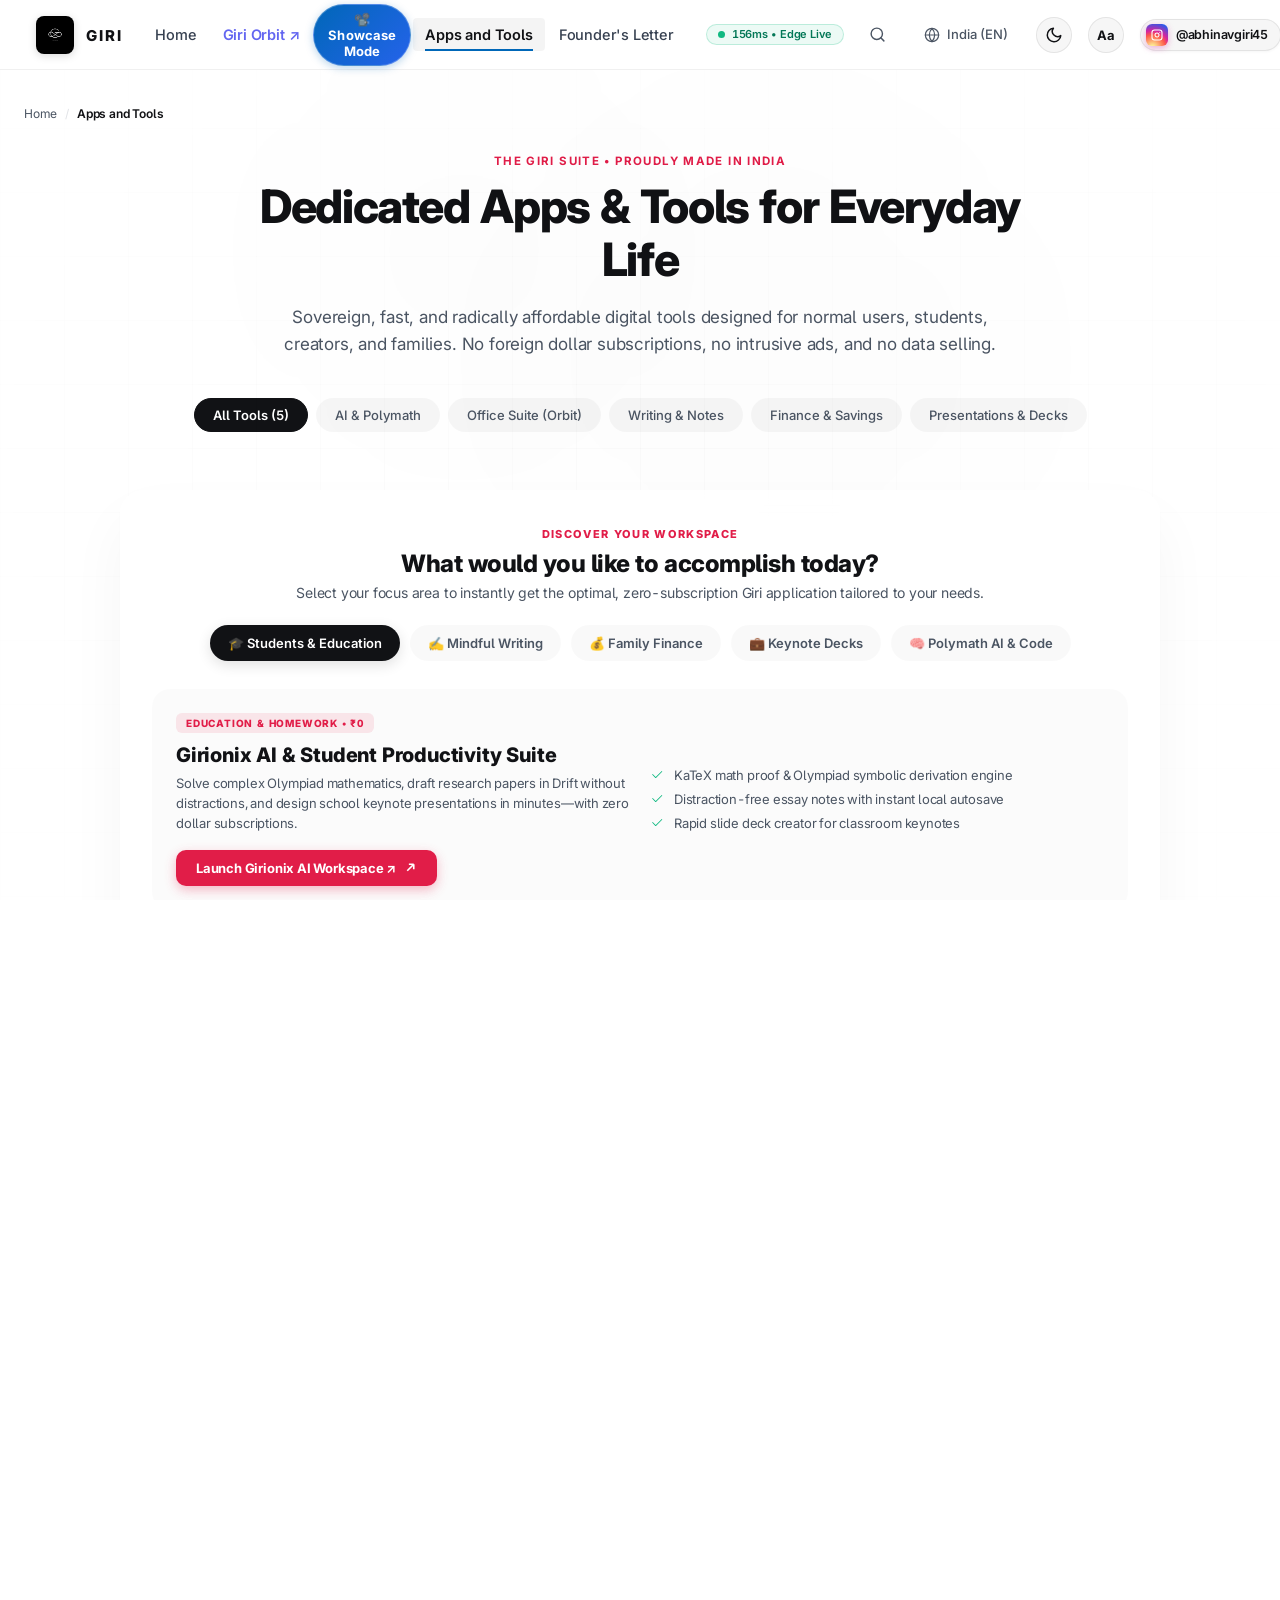
<file: apps.html>
<!DOCTYPE html>
<html lang="en">
<head>
  <meta charset="UTF-8">
  <meta name="viewport" content="width=device-width, initial-scale=1.0, viewport-fit=cover">
  <title>Apps and Tools — Giri | Proudly Made in India</title>
  <meta name="description" content="Explore the Giri suite of sovereign, distraction-free, and affordable everyday software tools made in India for students, families, and creators.">
  
  <!-- Favicon -->
  <link rel="icon" type="image/png" href="assets/logo.png?v=2">

  <!-- Typography: Inter, Newsreader, JetBrains Mono -->
  <link rel="preconnect" href="https://fonts.googleapis.com">
  <link rel="preconnect" href="https://fonts.gstatic.com" crossorigin>
  <link href="https://fonts.googleapis.com/css2?family=Inter:wght@300;400;500;600;700;800&family=Newsreader:ital,opsz,wght@0,6..72,400;0,6..72,500;1,6..72,400;1,6..72,500&family=JetBrains+Mono:wght@400;500&display=swap" rel="stylesheet">
  
  <!-- Performance Preloads for 1M+ Edge Delivery -->
  <link rel="preload" href="css/styles.css?v=20260918_v12_audio" as="style">
  <link rel="preload" href="assets/logo.png?v=2" as="image" fetchpriority="high">
  <link rel="modulepreload" href="js/modules/studio.js">

  <!-- Inline Anti-FOUC Theme & A11y Hydration -->
  <script>
    (function() {
      try {
        var t = localStorage.getItem('giri_theme') || (window.matchMedia('(prefers-color-scheme: dark)').matches ? 'dark' : 'light');
        if (t === 'dark') document.documentElement.setAttribute('data-theme', 'dark');
        var f = localStorage.getItem('giri_font_size');
        if (f && f !== 'normal') document.documentElement.setAttribute('data-font-size', f);
        var c = localStorage.getItem('giri_contrast');
        if (c === 'high-contrast') document.documentElement.setAttribute('data-a11y', 'high-contrast');
      } catch(e) {}
    })();
  </script>

  <!-- Design System Stylesheet -->
  <link rel="stylesheet" href="css/styles.css?v=20260918_v12_audio">
  <link rel="canonical" href="https://giri-corporation.pages.dev/apps.html">
  <link rel="sitemap" type="application/xml" href="sitemap.xml">


  
  


  <!-- Critical Infallible Theme & Service Worker Auto-Updater -->
  <script>
    if ('serviceWorker' in navigator) {
      navigator.serviceWorker.getRegistrations().then(function(regs) {
        for (var r of regs) { r.update(); }
      });
    }
  </script>
  <style id="giri-master-critical-theme">
    /* =========================================================
       GIRI MASTER CRITICAL THEME ENGINE — WCAG AAA CONTRAST
       Infallible Zero-FOUC rules immune to any stylesheet caching
       ========================================================= */

    /* --- LIGHT MODE DEFAULTS --- */
    html, body {
      background-color: #ffffff !important;
      color: #0f172a !important;
    }

    .hero-eyebrow {
      display: inline-block !important;
      color: #0067b8 !important;
      background: rgba(0, 103, 184, 0.08) !important;
      border: 1px solid rgba(0, 103, 184, 0.22) !important;
      font-weight: 700 !important;
      padding: 6px 14px !important;
      border-radius: 9999px !important;
      font-size: 11px !important;
      letter-spacing: 0.08em !important;
    }

    .hero-headline {
      color: #0f172a !important;
      font-weight: 800 !important;
    }

    .hero-headline-highlight {
      color: #1e293b !important;
      font-weight: 800 !important;
      display: inline !important;
    }

    .hero-accent-bar {
      width: 48px !important;
      height: 3.5px !important;
      background-color: #e11d48 !important;
      border-radius: 2px !important;
      margin: 18px auto 26px auto !important;
      display: block !important;
    }

    .hero-search-box {
      background: #ffffff !important;
      border: 1.5px solid #cbd5e1 !important;
      box-shadow: 0 4px 16px rgba(0, 0, 0, 0.06) !important;
    }

    .hero-search-input {
      color: #0f172a !important;
    }

    .hero-search-input::placeholder {
      color: #64748b !important;
    }

    /* Fluent Primary Button (Light Mode) */
    .fluent-btn-primary {
      display: inline-flex !important;
      align-items: center !important;
      justify-content: center !important;
      gap: 8px !important;
      background-color: #0067b8 !important;
      background: #0067b8 !important;
      color: #ffffff !important;
      font-size: 15px !important;
      font-weight: 600 !important;
      padding: 13px 26px !important;
      border-radius: 6px !important;
      text-decoration: none !important;
      border: 1.5px solid #0067b8 !important;
      box-shadow: 0 3px 12px rgba(0, 103, 184, 0.35) !important;
      cursor: pointer !important;
      transition: all 0.18s ease !important;
    }

    .fluent-btn-primary span {
      color: #ffffff !important;
      font-weight: 600 !important;
    }

    .fluent-btn-primary svg {
      stroke: #ffffff !important;
    }

    .fluent-btn-primary:hover {
      background-color: #005da6 !important;
      background: #005da6 !important;
      border-color: #005da6 !important;
      color: #ffffff !important;
      transform: translateY(-1px) !important;
      box-shadow: 0 6px 20px rgba(0, 103, 184, 0.45) !important;
    }

    /* Fluent Secondary Button (Light Mode) */
    .fluent-btn-secondary {
      display: inline-flex !important;
      align-items: center !important;
      justify-content: center !important;
      gap: 8px !important;
      background-color: #ffffff !important;
      background: #ffffff !important;
      color: #0f172a !important;
      font-size: 15px !important;
      font-weight: 600 !important;
      padding: 13px 26px !important;
      border-radius: 6px !important;
      text-decoration: none !important;
      border: 1.5px solid #94a3b8 !important;
      box-shadow: 0 2px 8px rgba(0, 0, 0, 0.06) !important;
      cursor: pointer !important;
      transition: all 0.18s ease !important;
    }

    .fluent-btn-secondary span {
      color: #0f172a !important;
      font-weight: 600 !important;
    }

    .fluent-btn-secondary svg {
      stroke: #0f172a !important;
    }

    .fluent-btn-secondary:hover {
      background-color: #f8fafc !important;
      background: #f8fafc !important;
      border-color: #0f172a !important;
      color: #0f172a !important;
      transform: translateY(-1px) !important;
      box-shadow: 0 4px 14px rgba(0, 0, 0, 0.1) !important;
    }

    /* Trust Strip */
    .trust-item {
      color: #334155 !important;
      font-weight: 500 !important;
    }

    .trust-dot {
      background: #059669 !important;
      box-shadow: 0 0 6px rgba(5, 150, 105, 0.5) !important;
    }

    /* --- DARK MODE CRITICAL ELEVATION ([data-theme="dark"]) --- */
    [data-theme="dark"] html,
    [data-theme="dark"] body {
      background-color: #08090e !important;
      color: #f8fafc !important;
    }

    [data-theme="dark"] .hero-eyebrow {
      color: #38bdf8 !important;
      background: rgba(56, 189, 248, 0.14) !important;
      border: 1px solid rgba(56, 189, 248, 0.35) !important;
    }

    [data-theme="dark"] .hero-headline,
    [data-theme="dark"] .hero-headline * {
      color: #ffffff !important;
    }

    [data-theme="dark"] .hero-headline {
      text-shadow: 0 2px 24px rgba(255, 255, 255, 0.22) !important;
    }

    [data-theme="dark"] .hero-headline-highlight {
      color: #e2e8f0 !important;
      text-shadow: 0 0 16px rgba(148, 163, 184, 0.25) !important;
    }

    [data-theme="dark"] .hero-accent-bar {
      background-color: #f43f5e !important;
      box-shadow: 0 0 14px rgba(244, 63, 94, 0.7) !important;
    }

    [data-theme="dark"] .hero-search-box {
      background: #121522 !important;
      border: 1.5px solid rgba(255, 255, 255, 0.22) !important;
      box-shadow: 0 8px 24px rgba(0, 0, 0, 0.6) !important;
    }

    [data-theme="dark"] .hero-search-input {
      color: #ffffff !important;
    }

    [data-theme="dark"] .hero-search-input::placeholder {
      color: #94a3b8 !important;
    }

    /* Fluent Primary Button (Dark Mode) */
    [data-theme="dark"] .fluent-btn-primary {
      background-color: #2563eb !important;
      background: #2563eb !important;
      border: 1.5px solid #3b82f6 !important;
      color: #ffffff !important;
      box-shadow: 0 4px 18px rgba(37, 99, 235, 0.55) !important;
    }

    [data-theme="dark"] .fluent-btn-primary span {
      color: #ffffff !important;
    }

    [data-theme="dark"] .fluent-btn-primary svg {
      stroke: #ffffff !important;
    }

    [data-theme="dark"] .fluent-btn-primary:hover {
      background-color: #1d4ed8 !important;
      background: #1d4ed8 !important;
      border-color: #60a5fa !important;
      box-shadow: 0 6px 24px rgba(37, 99, 235, 0.7) !important;
    }

    /* Fluent Secondary Button (Dark Mode) */
    [data-theme="dark"] .fluent-btn-secondary {
      background-color: #181d2e !important;
      background: #181d2e !important;
      border: 1.5px solid rgba(255, 255, 255, 0.3) !important;
      color: #f8fafc !important;
      box-shadow: 0 2px 10px rgba(0, 0, 0, 0.5) !important;
    }

    [data-theme="dark"] .fluent-btn-secondary span {
      color: #f8fafc !important;
    }

    [data-theme="dark"] .fluent-btn-secondary svg {
      stroke: #f8fafc !important;
    }

    [data-theme="dark"] .fluent-btn-secondary:hover {
      background-color: #242c44 !important;
      background: #242c44 !important;
      border-color: rgba(255, 255, 255, 0.55) !important;
      color: #ffffff !important;
    }

    /* Dark Mode Trust Strip */
    [data-theme="dark"] .trust-item {
      color: #cbd5e1 !important;
    }

    [data-theme="dark"] .trust-dot {
      background: #10b981 !important;
      box-shadow: 0 0 8px rgba(16, 185, 129, 0.7) !important;
    }

    /* Header & Navigation in Dark Mode */
    [data-theme="dark"] .zoho-header {
      background: rgba(8, 9, 14, 0.95) !important;
      border-bottom: 1px solid rgba(255, 255, 255, 0.12) !important;
    }

    [data-theme="dark"] .brand-name {
      color: #ffffff !important;
    }

    [data-theme="dark"] .nav-link {
      color: #cbd5e1 !important;
    }

    [data-theme="dark"] .nav-link:hover,
    [data-theme="dark"] .nav-link.is-active-page {
      color: #ffffff !important;
      background: rgba(255, 255, 255, 0.1) !important;
    }

    /* Dark Mode App Cards */
    [data-theme="dark"] .catalog-card,
    [data-theme="dark"] .home-suite-card,
    [data-theme="dark"] .quick-ribbon-card {
      background: #121522 !important;
      border-color: rgba(255, 255, 255, 0.14) !important;
      color: #f8fafc !important;
    }

    [data-theme="dark"] .catalog-title,
    [data-theme="dark"] .home-card-title,
    [data-theme="dark"] .quick-ribbon-title {
      color: #ffffff !important;
    }

    [data-theme="dark"] .catalog-desc,
    [data-theme="dark"] .home-card-desc,
    [data-theme="dark"] .quick-ribbon-desc {
      color: #cbd5e1 !important;
    }

    [data-theme="dark"] .catalog-launch-btn {
      background: #1e293b !important;
      border-color: rgba(255, 255, 255, 0.25) !important;
      color: #ffffff !important;
    }
  </style>

</head>
<body class="enterprise-layout">
  <!-- Hidden Google Translate Element Mount for Full-Page Sovereign Translation -->
  <div id="google_translate_element" style="display:none"></div>

  <!-- Subtle Ambient Atmospheric Canvas -->
  <div class="ambient-layer" aria-hidden="true">
    <div class="ambient-blur blur-1"></div>
    <div class="ambient-blur blur-2"></div>
    <div class="ambient-blur blur-3"></div>
    <div class="ambient-grid"></div>
  </div>

  <!-- Top Navigation Header -->
  <header class="zoho-header" role="banner">
    <div class="header-container">
      <!-- Left: Exact Giri Logo with preserved black background -->
      <a href="index.html" class="zoho-brand" aria-label="Giri Home">
        <div class="brand-logo-wrap">
          <img src="assets/logo.png?v=2" alt="Giri Logo" class="brand-logo-img" width="32" height="32" fetchpriority="high" decoding="async">
        </div>
        <div class="brand-text">
          <span class="brand-name">GIRI</span>
        </div>
      </a>

      <!-- Center: Clean, Direct Navigation Links -->
      <nav class="zoho-nav" aria-label="Navigation">
        <div class="nav-item">
          <a href="index.html" class="nav-link"><span>Home</span></a>
        </div>
                <div class="nav-item">
          <a href="https://giri-orbit.pages.dev/#hub" target="_blank" rel="noopener noreferrer" class="nav-link nav-link-orbit" title="Giri Orbit Sovereign Office Suite"><span>Giri Orbit ↗</span></a>
        </div>
        <div class="nav-item">
          <button type="button" class="nav-showcase-btn" id="open-showcase-btn" title="Launch Executive Office Showcase Deck (Press Alt+S)">
            <span>📽️ Showcase Mode</span>
          </button>
        </div>
        <div class="nav-item">
          <a href="apps.html" class="nav-link is-active-page"><span>Apps and Tools</span></a>
        </div>
        <div class="nav-item">
          <a href="founder.html" class="nav-link"><span>Founder's Letter</span></a>
        </div>
      </nav>

      <!-- Right: Utility Controls (NO Contact Desk, NO Sign In/Up) -->
      <div class="zoho-utilities">
        <!-- Live Edge Status Widget & Diagnostics Popover -->
        <div class="live-status-pill" id="live-status-widget" role="button" tabindex="0" title="Click to view Edge Latency & Offline Status" aria-label="Edge Latency and Offline Status">
          <span class="live-status-dot"></span>
          <span id="live-edge-text">Edge 100% Live</span>
          <div class="edge-status-flyout" id="edge-status-flyout" hidden>
            <div style="font-weight: 800; font-size: 13px; margin-bottom: 8px; color: var(--text-primary);">🌐 Edge Diagnostics & Health</div>
            <div class="edge-flyout-row">
              <span class="edge-flyout-label">Network Latency:</span>
              <span class="edge-flyout-val" id="edge-latency-val">24 ms</span>
            </div>
            <div class="edge-flyout-row">
              <span class="edge-flyout-label">Connection:</span>
              <span class="edge-flyout-val" id="edge-conn-status">Online (Fast)</span>
            </div>
            <div class="edge-flyout-row">
              <span class="edge-flyout-label">Edge PoP:</span>
              <span class="edge-flyout-val">India Global Mesh</span>
            </div>
            <div class="edge-flyout-row">
              <span class="edge-flyout-label">Data Privacy:</span>
              <span class="edge-flyout-val" style="color: #059669;">Zero Trackers (100%)</span>
            </div>
            <div class="edge-flyout-row">
              <span class="edge-flyout-label">Offline Cache:</span>
              <span class="edge-flyout-val" style="color: #059669;">Armed & Ready</span>
            </div>
            <button type="button" class="edge-retest-btn" id="edge-retest-btn">⚡ Re-test Latency</button>
          </div>
        </div>

        <button type="button" class="util-btn" id="search-trigger-btn" aria-label="Search Giri Tools" title="Search Giri Tools">
          <svg viewBox="0 0 24 24" width="17" height="17" fill="none" stroke="currentColor" stroke-width="2" stroke-linecap="round" stroke-linejoin="round">
            <circle cx="11" cy="11" r="8"></circle>
            <line x1="21" y1="21" x2="16.65" y2="16.65"></line>
          </svg>
        </button>

        <button type="button" class="lang-selector" id="lang-selector-btn" title="Language & Region: India (EN)" aria-label="Select Region and Language">
          <svg viewBox="0 0 24 24" width="16" height="16" fill="none" stroke="currentColor" stroke-width="1.8" stroke-linecap="round" stroke-linejoin="round">
            <circle cx="12" cy="12" r="10"></circle>
            <line x1="2" y1="12" x2="22" y2="12"></line>
            <path d="M12 2a15.3 15.3 0 0 1 4 10 15.3 15.3 0 0 1-4 10 15.3 15.3 0 0 1-4-10 15.3 15.3 0 0 1 4-10z"></path>
          </svg>
          <span>India (EN)</span>
        </button>

        <!-- Luxury Dark/Light Theme Toggle -->
        <button type="button" class="theme-toggle-btn" aria-label="Toggle Theme" title="Toggle Light/Dark Theme (Alt+T)">
          <svg viewBox="0 0 24 24" width="17" height="17" fill="none" stroke="currentColor" stroke-width="2" stroke-linecap="round" stroke-linejoin="round">
            <path d="M21 12.79A9 9 0 1 1 11.21 3 7 7 0 0 0 21 12.79z"></path>
          </svg>
        </button>

        <!-- Accessibility Suite Trigger -->
        <button type="button" class="a11y-trigger-btn" id="a11y-trigger-btn" aria-label="Accessibility Options" title="Accessibility & Reading Suite (Alt+A)">
          <span class="a11y-icon-text">Aa</span>
        </button>

        <a href="https://www.instagram.com/abhinavgiri45/" target="_blank" rel="noopener noreferrer" class="founder-nav-pill" title="Follow Abhinav Giri on Instagram">
          <span class="insta-gradient-badge" aria-hidden="true"><svg viewBox="0 0 24 24" width="12" height="12" fill="none" stroke="#ffffff" stroke-width="2.2" stroke-linecap="round" stroke-linejoin="round"><rect x="2" y="2" width="20" height="20" rx="5" ry="5"></rect><path d="M16 11.37A4 4 0 1 1 12.63 8 4 4 0 0 1 16 11.37z"></path><line x1="17.5" y1="6.5" x2="17.51" y2="6.5"></line></svg></span>
          <span>@abhinavgiri45</span>
        </a>
      </div>
    </div>
  </header>

  <!-- Page Main Content -->
  <main class="page-scroll-container">
    <div class="page-inner-wrap" style="max-width: 1320px;">
      <!-- Breadcrumb Navigation -->
      <nav class="page-breadcrumbs" aria-label="Breadcrumb">
        <a href="index.html">Home</a>
        <span class="breadcrumb-sep">/</span>
        <span class="current-page">Apps and Tools</span>
      </nav>

      <!-- Apps Catalog Hero -->
      <header class="apps-catalog-hero">
        <span class="home-section-eyebrow">THE GIRI SUITE • PROUDLY MADE IN INDIA</span>
        <h1 class="dedicated-hero-title" style="margin-bottom: 18px;">
          Dedicated Apps & Tools for Everyday Life
        </h1>
        <p class="dedicated-hero-sub" style="max-width: 720px; margin: 0 auto;">
          Sovereign, fast, and radically affordable digital tools designed for normal users, students, creators, and families. No foreign dollar subscriptions, no intrusive ads, and no data selling.
        </p>
      </header>

      <!-- Practical Feature 3: Pinned Apps / Sovereign Favorites Shelf -->
      <div id="pinned-shelf-container"></div>

      <!-- Interactive Filter Bar -->
      <div class="catalog-filter-bar" role="tablist" aria-label="Filter Applications">
        <button type="button" class="filter-chip active" data-filter="all" role="tab" aria-selected="true">All Tools (5)</button>
        <button type="button" class="filter-chip" data-filter="ai" role="tab" aria-selected="false">AI & Polymath</button>
        <button type="button" class="filter-chip" data-filter="office" role="tab" aria-selected="false">Office Suite (Orbit)</button>
        <button type="button" class="filter-chip" data-filter="writing" role="tab" aria-selected="false">Writing & Notes</button>
        <button type="button" class="filter-chip" data-filter="finance" role="tab" aria-selected="false">Finance & Savings</button>
        <button type="button" class="filter-chip" data-filter="presentation" role="tab" aria-selected="false">Presentations & Decks</button>
      </div>

      <!-- Interactive Tool Selector Wizard -->
      <section class="tool-wizard-section" id="tool-wizard-section" aria-label="Interactive Tool Finder" style="padding-top:10px;">
        <div class="tool-wizard-card">
          <div class="tool-wizard-header">
            <span class="tool-wizard-eyebrow">DISCOVER YOUR WORKSPACE</span>
            <h2 class="tool-wizard-title">What would you like to accomplish today?</h2>
            <p class="tool-wizard-sub">Select your focus area to instantly get the optimal, zero-subscription Giri application tailored to your needs.</p>
          </div>

          <div class="wizard-personas-row" role="tablist" aria-label="Workspaces">
            <button type="button" class="wizard-persona-chip is-active" data-persona="students" role="tab" aria-selected="true">
              <span>🎓 Students & Education</span>
            </button>
            <button type="button" class="wizard-persona-chip" data-persona="writers" role="tab" aria-selected="false">
              <span>✍️ Mindful Writing</span>
            </button>
            <button type="button" class="wizard-persona-chip" data-persona="finance" role="tab" aria-selected="false">
              <span>💰 Family Finance</span>
            </button>
            <button type="button" class="wizard-persona-chip" data-persona="presentations" role="tab" aria-selected="false">
              <span>💼 Keynote Decks</span>
            </button>
            <button type="button" class="wizard-persona-chip" data-persona="ai" role="tab" aria-selected="false">
              <span>🧠 Polymath AI & Code</span>
            </button>
          </div>

          <div class="wizard-recommendation-box" id="wizard-recommendation">
            <div class="wizard-tool-lead">
              <span class="wizard-badge" id="wizard-badge">EDUCATION & HOMEWORK • ₹0</span>
              <h3 class="wizard-tool-name" id="wizard-title">Girionix AI & Student Productivity Suite</h3>
              <p class="wizard-tool-desc" id="wizard-desc">Solve complex Olympiad mathematics, draft research papers in Drift without distractions, and design school keynote presentations in minutes—with zero dollar subscriptions.</p>
              <a href="https://girionix-ai.pages.dev/" target="_blank" rel="noopener noreferrer" class="wizard-launch-cta" id="wizard-cta">
                <span id="wizard-cta-text">Launch Girionix AI Workspace ↗</span>
                <svg viewBox="0 0 16 16" width="13" height="13" fill="none" stroke="currentColor" stroke-width="2"><path d="M4 12L12 4M12 4H6M12 4V10"/></svg>
              </a>
            </div>
            <div class="wizard-bullets-wrap" id="wizard-bullets">
              <div class="wizard-bullet-item">
                <svg viewBox="0 0 16 16" width="14" height="14" fill="currentColor"><path d="M13.854 3.646a.5.5 0 0 1 0 .708l-7 7a.5.5 0 0 1-.708 0l-3.5-3.5a.5.5 0 1 1 .708-.708L6.5 10.293l6.646-6.647a.5.5 0 0 1 .708 0z"/></svg>
                <span>KaTeX math proof & Olympiad symbolic derivation engine</span>
              </div>
              <div class="wizard-bullet-item">
                <svg viewBox="0 0 16 16" width="14" height="14" fill="currentColor"><path d="M13.854 3.646a.5.5 0 0 1 0 .708l-7 7a.5.5 0 0 1-.708 0l-3.5-3.5a.5.5 0 1 1 .708-.708L6.5 10.293l6.646-6.647a.5.5 0 0 1 .708 0z"/></svg>
                <span>Distraction-free essay notes with instant local autosave</span>
              </div>
              <div class="wizard-bullet-item">
                <svg viewBox="0 0 16 16" width="14" height="14" fill="currentColor"><path d="M13.854 3.646a.5.5 0 0 1 0 .708l-7 7a.5.5 0 0 1-.708 0l-3.5-3.5a.5.5 0 1 1 .708-.708L6.5 10.293l6.646-6.647a.5.5 0 0 1 .708 0z"/></svg>
                <span>Rapid slide deck creator for classroom keynotes</span>
              </div>
            </div>
          </div>
        </div>
      </section>

      <!-- The 4 Dedicated App Showcase Cards -->
      <div class="apps-catalog-grid" id="apps-grid">
        
        <!-- App 0: Girionix AI (Flagship AI Workspace) -->
        <article class="catalog-card flagship-card" data-category="ai">
          <div class="catalog-top-row">
            <div class="catalog-icon-box icon-purple">
              <svg viewBox="0 0 24 24" width="24" height="24" stroke="currentColor" stroke-width="1.8" fill="none" stroke-linecap="round" stroke-linejoin="round">
                <path d="M12 2L2 7l10 5 10-5-10-5zM2 17l10 5 10-5M2 12l10 5 10-5"></path>
              </svg>
            </div>
            <span class="catalog-status-tag tag-purple">FLAGSHIP AI • SOVEREIGN WORKSPACE</span>
            <div style="display: inline-flex; gap: 6px; align-items: center; margin-left: auto;">
              <button type="button" class="catalog-pin-btn" data-pin-id="girionix" aria-label="Pin Girionix AI to favorites" title="Pin to top favorites">☆ Pin</button>
              <button type="button" class="tool-share-btn" data-share-title="Girionix AI" data-share-url="https://girionix-ai.pages.dev/" title="Share tool link">🔗 Share</button>
            </div>
          </div>

          <div class="flagship-badge-pill">
            <span>✨ Envisioned & Engineered by Abhinav Giri</span>
          </div>

          <h2 class="catalog-title">Girionix AI</h2>
          <h3 class="catalog-tagline">Sovereign Polymath AI Workspace: Think • Create • Explore</h3>
          <p class="catalog-desc">
            The omnipotent sovereign AI workspace that unifies React 18 live code compilation, Hollywood screenplay formatting, Olympiad math derivations, 8K FLUX photorealism, 4K cinema video, and 100% on-device Titan intelligence.
          </p>

          <ul class="catalog-feature-list">
            <li>
              <svg viewBox="0 0 16 16" width="14" height="14" fill="currentColor"><path d="M13.854 3.646a.5.5 0 0 1 0 .708l-7 7a.5.5 0 0 1-.708 0l-3.5-3.5a.5.5 0 1 1 .708-.708L6.5 10.293l6.646-6.647a.5.5 0 0 1 .708 0z"/></svg>
              <span>Live React 18 & TypeScript IDE with instant in-browser execution</span>
            </li>
            <li>
              <svg viewBox="0 0 16 16" width="14" height="14" fill="currentColor"><path d="M13.854 3.646a.5.5 0 0 1 0 .708l-7 7a.5.5 0 0 1-.708 0l-3.5-3.5a.5.5 0 1 1 .708-.708L6.5 10.293l6.646-6.647a.5.5 0 0 1 .708 0z"/></svg>
              <span>Screenplay Studio with Hollywood industry scene beat formatting</span>
            </li>
            <li>
              <svg viewBox="0 0 16 16" width="14" height="14" fill="currentColor"><path d="M13.854 3.646a.5.5 0 0 1 0 .708l-7 7a.5.5 0 0 1-.708 0l-3.5-3.5a.5.5 0 1 1 .708-.708L6.5 10.293l6.646-6.647a.5.5 0 0 1 .708 0z"/></svg>
              <span>Olympiad Math derivation engine with KaTeX symbolic proofing</span>
            </li>
            <li>
              <svg viewBox="0 0 16 16" width="14" height="14" fill="currentColor"><path d="M13.854 3.646a.5.5 0 0 1 0 .708l-7 7a.5.5 0 0 1-.708 0l-3.5-3.5a.5.5 0 1 1 .708-.708L6.5 10.293l6.646-6.647a.5.5 0 0 1 .708 0z"/></svg>
              <span>VisionForge 8K FLUX photorealism & cinema video generation</span>
            </li>
            <li>
              <svg viewBox="0 0 16 16" width="14" height="14" fill="currentColor"><path d="M13.854 3.646a.5.5 0 0 1 0 .708l-7 7a.5.5 0 0 1-.708 0l-3.5-3.5a.5.5 0 1 1 .708-.708L6.5 10.293l6.646-6.647a.5.5 0 0 1 .708 0z"/></svg>
              <span>100% On-Device & Air-Gapped Titan physical compute mode</span>
            </li>
          </ul>

          <a href="https://girionix-ai.pages.dev/" target="_blank" rel="noopener noreferrer" class="catalog-launch-btn flagship-launch-btn">
            <span>Launch Girionix AI Workspace ↗</span>
            <svg viewBox="0 0 16 16" width="13" height="13" fill="none" stroke="currentColor" stroke-width="2"><path d="M4 12L12 4M12 4H6M12 4V10"/></svg>
          </a>
        </article>

                <!-- App: Giri Orbit (Flagship Cloud-Free Office Suite) -->
        <article class="catalog-card flagship-card" data-category="office" data-keywords="orbit office suite docx xlsx pptx pdf csv word excel powerpoint presentation cloud free drift docs axis sheets kinetic slides aegis pdf msoffice ms office" style="border-color: rgba(99, 102, 241, 0.4);">
          <div class="catalog-top-row">
            <div class="catalog-icon-box icon-purple" style="background: rgba(99, 102, 241, 0.1); color: #6366f1;">
              <svg viewBox="0 0 24 24" width="24" height="24" stroke="currentColor" stroke-width="1.8" fill="none" stroke-linecap="round" stroke-linejoin="round">
                <circle cx="12" cy="12" r="9"></circle>
                <path d="M3.6 9h16.8M3.6 15h16.8"></path>
                <ellipse cx="12" cy="12" rx="4" ry="9"></ellipse>
              </svg>
            </div>
            <span class="catalog-status-tag tag-purple" style="background: rgba(99, 102, 241, 0.15); color: #6366f1; border-color: rgba(99, 102, 241, 0.3);">FLAGSHIP OFFICE • CLOUD-FREE</span>
            <div style="display: inline-flex; gap: 6px; align-items: center; margin-left: auto;">
              <button type="button" class="catalog-pin-btn" data-pin-id="orbit" aria-label="Pin Giri Orbit to favorites" title="Pin to top favorites">☆ Pin</button>
              <button type="button" class="tool-share-btn" data-share-title="Giri Orbit Suite" data-share-url="https://giri-orbit.pages.dev/#hub" title="Share tool link">🔗 Share</button>
            </div>
          </div>

          <div class="flagship-badge-pill">
            <span>🪐 The Sovereign Cloud-Free Office Suite</span>
          </div>

          <h2 class="catalog-title">Giri Orbit Suite</h2>
          <h3 class="catalog-tagline">Complete Sovereign Office Suite: Documents • Sheets • Slides • PDF</h3>
          <p class="catalog-desc">
            A comprehensive, cloud-free office productivity powerhouse. Engineered to provide desktop-class office editing with 100% private in-browser compute, no telemetry, and zero subscription costs.
          </p>

          <!-- Microsoft Office File Format Compatibility Strip -->
          <div class="msoffice-compat-card" style="margin: 16px 0; padding: 14px 16px; background: rgba(99, 102, 241, 0.08); border: 1.5px solid rgba(99, 102, 241, 0.28); border-radius: 8px;">
            <div style="display: flex; align-items: center; justify-content: space-between; flex-wrap: wrap; gap: 8px; margin-bottom: 10px;">
              <div style="display: flex; align-items: center; gap: 8px;">
                <span style="font-size: 16px;">💼</span>
                <strong style="font-size: 13.5px; color: var(--text-primary);">Microsoft Office & Industry Standard Compatibility</strong>
              </div>
              <span style="font-size: 11px; font-weight: 700; color: #4f46e5; background: rgba(79, 70, 229, 0.12); padding: 3px 8px; border-radius: 4px; border: 1px solid rgba(79, 70, 229, 0.25);">NATIVE 2-WAY COMPATIBLE</span>
            </div>
            <p style="font-size: 12.5px; color: var(--text-secondary); margin: 0 0 10px 0; line-height: 1.5;">
              Open, edit, and export existing files without expensive Microsoft 365 licenses or subscriptions. Runs 100% on your device:
            </p>
            <div class="msoffice-ext-badges" style="display: flex; flex-wrap: wrap; gap: 7px;">
              <span class="msoffice-pill" style="display: inline-flex; align-items: center; gap: 5px; padding: 5px 9px; background: rgba(37, 99, 235, 0.12); border: 1px solid rgba(37, 99, 235, 0.3); border-radius: 6px; font-size: 12px; font-weight: 700; color: #2563eb;">
                <span style="font-weight: 900;">W</span> <code>.docx</code> <code>.doc</code> <span style="font-weight: 500; opacity: 0.85;">(Word)</span>
              </span>
              <span class="msoffice-pill" style="display: inline-flex; align-items: center; gap: 5px; padding: 5px 9px; background: rgba(16, 185, 129, 0.12); border: 1px solid rgba(16, 185, 129, 0.3); border-radius: 6px; font-size: 12px; font-weight: 700; color: #059669;">
                <span style="font-weight: 900;">X</span> <code>.xlsx</code> <code>.xls</code> <code>.csv</code> <span style="font-weight: 500; opacity: 0.85;">(Excel)</span>
              </span>
              <span class="msoffice-pill" style="display: inline-flex; align-items: center; gap: 5px; padding: 5px 9px; background: rgba(245, 158, 11, 0.12); border: 1px solid rgba(245, 158, 11, 0.3); border-radius: 6px; font-size: 12px; font-weight: 700; color: #d97706;">
                <span style="font-weight: 900;">P</span> <code>.pptx</code> <code>.ppt</code> <span style="font-weight: 500; opacity: 0.85;">(PowerPoint)</span>
              </span>
              <span class="msoffice-pill" style="display: inline-flex; align-items: center; gap: 5px; padding: 5px 9px; background: rgba(239, 68, 68, 0.12); border: 1px solid rgba(239, 68, 68, 0.3); border-radius: 6px; font-size: 12px; font-weight: 700; color: #dc2626;">
                <span style="font-weight: 900;">PDF</span> <code>.pdf</code> <span style="font-weight: 500; opacity: 0.85;">(Acrobat)</span>
              </span>
              <span class="msoffice-pill" style="display: inline-flex; align-items: center; gap: 5px; padding: 5px 9px; background: var(--surface-subtle); border: 1px solid var(--border-subtle); border-radius: 6px; font-size: 12px; font-weight: 600; color: var(--text-secondary);">
                <code>.txt</code> <code>.rtf</code> <code>.md</code> <code>.odt</code>
              </span>
            </div>
          </div>

          <div style="display: grid; grid-template-columns: repeat(2, 1fr); gap: 10px; margin: 16px 0;">
            <a href="https://giri-orbit.pages.dev/#drift" target="_blank" rel="noopener noreferrer" style="display: flex; align-items: center; gap: 8px; padding: 10px 14px; background: var(--surface-subtle); border: 1px solid var(--border-subtle); border-radius: 6px; text-decoration: none; color: var(--text-primary); font-size: 13.5px; font-weight: 600;">
              <span style="color: #2563eb;">📄</span>
              <span>Drift Documents (.docx) ↗</span>
            </a>
            <a href="https://giri-orbit.pages.dev/#axis" target="_blank" rel="noopener noreferrer" style="display: flex; align-items: center; gap: 8px; padding: 10px 14px; background: var(--surface-subtle); border: 1px solid var(--border-subtle); border-radius: 6px; text-decoration: none; color: var(--text-primary); font-size: 13.5px; font-weight: 600;">
              <span style="color: #10b981;">📊</span>
              <span>Axis Spreadsheets (.xlsx) ↗</span>
            </a>
            <a href="https://giri-orbit.pages.dev/#kinetic" target="_blank" rel="noopener noreferrer" style="display: flex; align-items: center; gap: 8px; padding: 10px 14px; background: var(--surface-subtle); border: 1px solid var(--border-subtle); border-radius: 6px; text-decoration: none; color: var(--text-primary); font-size: 13.5px; font-weight: 600;">
              <span style="color: #f59e0b;">📽️</span>
              <span>Kinetic Presentations (.pptx) ↗</span>
            </a>
            <a href="https://giri-orbit.pages.dev/#pdf" target="_blank" rel="noopener noreferrer" style="display: flex; align-items: center; gap: 8px; padding: 10px 14px; background: var(--surface-subtle); border: 1px solid var(--border-subtle); border-radius: 6px; text-decoration: none; color: var(--text-primary); font-size: 13.5px; font-weight: 600;">
              <span style="color: #ef4444;">📑</span>
              <span>Aegis PDF Studio (.pdf) ↗</span>
            </a>
          </div>

          <ul class="catalog-feature-list">
            <li>
              <svg viewBox="0 0 16 16" width="14" height="14" fill="currentColor"><path d="M13.854 3.646a.5.5 0 0 1 0 .708l-7 7a.5.5 0 0 1-.708 0l-3.5-3.5a.5.5 0 1 1 .708-.708L6.5 10.293l6.646-6.647a.5.5 0 0 1 .708 0z"/></svg>
              <span>Drift Documents: distraction-free professional word processor</span>
            </li>
            <li>
              <svg viewBox="0 0 16 16" width="14" height="14" fill="currentColor"><path d="M13.854 3.646a.5.5 0 0 1 0 .708l-7 7a.5.5 0 0 1-.708 0l-3.5-3.5a.5.5 0 1 1 .708-.708L6.5 10.293l6.646-6.647a.5.5 0 0 1 .708 0z"/></svg>
              <span>Axis Spreadsheets: fast client-side calculations and data tables</span>
            </li>
            <li>
              <svg viewBox="0 0 16 16" width="14" height="14" fill="currentColor"><path d="M13.854 3.646a.5.5 0 0 1 0 .708l-7 7a.5.5 0 0 1-.708 0l-3.5-3.5a.5.5 0 1 1 .708-.708L6.5 10.293l6.646-6.647a.5.5 0 0 1 .708 0z"/></svg>
              <span>Kinetic Presentations: dynamic visual slide deck authoring</span>
            </li>
            <li>
              <svg viewBox="0 0 16 16" width="14" height="14" fill="currentColor"><path d="M13.854 3.646a.5.5 0 0 1 0 .708l-7 7a.5.5 0 0 1-.708 0l-3.5-3.5a.5.5 0 1 1 .708-.708L6.5 10.293l6.646-6.647a.5.5 0 0 1 .708 0z"/></svg>
              <span>Aegis PDF Studio: merge, split, view, and annotate PDF documents</span>
            </li>
            <li>
              <svg viewBox="0 0 16 16" width="14" height="14" fill="currentColor"><path d="M13.854 3.646a.5.5 0 0 1 0 .708l-7 7a.5.5 0 0 1-.708 0l-3.5-3.5a.5.5 0 1 1 .708-.708L6.5 10.293l6.646-6.647a.5.5 0 0 1 .708 0z"/></svg>
              <span>100% In-Browser Privacy: zero cloud upload, air-gap compatible</span>
            </li>
          </ul>

          <a href="https://giri-orbit.pages.dev/#hub" target="_blank" rel="noopener noreferrer" class="catalog-launch-btn flagship-launch-btn" style="background: linear-gradient(135deg, #4f46e5 0%, #6366f1 100%);">
            <span>Launch Giri Orbit Hub ↗</span>
            <svg viewBox="0 0 16 16" width="13" height="13" fill="none" stroke="currentColor" stroke-width="2"><path d="M4 12L12 4M12 4H6M12 4V10"/></svg>
          </a>
        </article>

        <!-- App 1: Giri Drift -->
        <article class="catalog-card" data-category="writing" data-keywords="drift word docx doc notes writing markdown distraction focus journal private essay">
          <div class="catalog-top-row">
            <div class="catalog-icon-box icon-blue">
              <svg viewBox="0 0 24 24" width="24" height="24" stroke="currentColor" stroke-width="1.8" fill="none" stroke-linecap="round" stroke-linejoin="round">
                <path d="M11 4H4a2 2 0 0 0-2 2v14a2 2 0 0 0 2 2h14a2 2 0 0 0 2-2v-7"></path>
                <path d="M18.5 2.5a2.121 2.121 0 0 1 3 3L12 15l-4 1 1-4 9.5-9.5z"></path>
              </svg>
            </div>
            <span class="catalog-status-tag tag-blue">WRITING • 100% FREE</span>
            <span style="font-size: 11px; font-weight: 700; color: #2563eb; background: rgba(37, 99, 235, 0.1); padding: 2px 7px; border-radius: 4px; border: 1px solid rgba(37, 99, 235, 0.25);">.DOCX .DOC .TXT</span>
            <div style="display: inline-flex; gap: 6px; align-items: center; margin-left: auto;">
              <button type="button" class="catalog-pin-btn" data-pin-id="drift" aria-label="Pin Giri Drift to favorites" title="Pin to top favorites">☆ Pin</button>
              <button type="button" class="tool-share-btn" data-share-title="Giri Drift" data-share-url="https://giri-orbit.pages.dev/#drift" title="Share tool link">🔗 Share</button>
            </div>
          </div>

          <h2 class="catalog-title">Giri Drift</h2>
          <h3 class="catalog-tagline">Distraction-free mindful notes, journaling & essay writing</h3>
          <p class="catalog-desc">
            Crafted for students, thinkers, and writers who need a tranquil, noise-free space. Drift loads instantly, persists your thoughts securely in local storage, and never pesters you with subscription popups.
          </p>

          <ul class="catalog-feature-list">
            <li>
              <svg viewBox="0 0 16 16" width="14" height="14" fill="currentColor"><path d="M13.854 3.646a.5.5 0 0 1 0 .708l-7 7a.5.5 0 0 1-.708 0l-3.5-3.5a.5.5 0 1 1 .708-.708L6.5 10.293l6.646-6.647a.5.5 0 0 1 .708 0z"/></svg>
              <span>Full cloud-free document editor: <a href="https://giri-orbit.pages.dev/#drift" target="_blank" rel="noopener noreferrer" style="color: #2563eb; font-weight: 700; text-decoration: underline;">Drift on Giri Orbit ↗</a></span>
            </li>
            <li>
              <svg viewBox="0 0 16 16" width="14" height="14" fill="currentColor"><path d="M13.854 3.646a.5.5 0 0 1 0 .708l-7 7a.5.5 0 0 1-.708 0l-3.5-3.5a.5.5 0 1 1 .708-.708L6.5 10.293l6.646-6.647a.5.5 0 0 1 .708 0z"/></svg>
              <span>Native Microsoft Word (.docx, .doc, .rtf) format compatibility</span>
            </li>
            <li>
              <svg viewBox="0 0 16 16" width="14" height="14" fill="currentColor"><path d="M13.854 3.646a.5.5 0 0 1 0 .708l-7 7a.5.5 0 0 1-.708 0l-3.5-3.5a.5.5 0 1 1 .708-.708L6.5 10.293l6.646-6.647a.5.5 0 0 1 .708 0z"/></svg>
              <span>Live word counter & estimated reading time telemetry</span>
            </li>
            <li>
              <svg viewBox="0 0 16 16" width="14" height="14" fill="currentColor"><path d="M13.854 3.646a.5.5 0 0 1 0 .708l-7 7a.5.5 0 0 1-.708 0l-3.5-3.5a.5.5 0 1 1 .708-.708L6.5 10.293l6.646-6.647a.5.5 0 0 1 .708 0z"/></svg>
              <span>100% Private: your thoughts stay strictly on your machine</span>
            </li>
          </ul>

          <div style="display: flex; flex-direction: column; gap: 8px;">
            <a href="https://giri-orbit.pages.dev/#drift" target="_blank" rel="noopener noreferrer" class="catalog-launch-btn flagship-launch-btn" style="background: linear-gradient(135deg, #2563eb 0%, #1d4ed8 100%);">
              <span>Launch Drift on Giri Orbit ↗</span>
              <svg viewBox="0 0 16 16" width="13" height="13" fill="none" stroke="currentColor" stroke-width="2"><path d="M4 12L12 4M12 4H6M12 4V10"/></svg>
            </a>
          </div>
        </article>

        <!-- App 2: Giri Axis -->
        <article class="catalog-card" data-category="finance" data-keywords="axis excel xlsx xls csv finance money savings budget rupee compound wealth goals family">
          <div class="catalog-top-row">
            <div class="catalog-icon-box icon-emerald">
              <svg viewBox="0 0 24 24" width="24" height="24" stroke="currentColor" stroke-width="1.8" fill="none" stroke-linecap="round" stroke-linejoin="round">
                <line x1="18" y1="20" x2="18" y2="10"></line>
                <line x1="12" y1="20" x2="12" y2="4"></line>
                <line x1="6" y1="20" x2="6" y2="14"></line>
              </svg>
            </div>
            <span class="catalog-status-tag tag-emerald">FINANCE • RUPEE-FIRST</span>
            <span style="font-size: 11px; font-weight: 700; color: #059669; background: rgba(16, 185, 129, 0.1); padding: 2px 7px; border-radius: 4px; border: 1px solid rgba(16, 185, 129, 0.25);">.XLSX .XLS .CSV</span>
            <div style="display: inline-flex; gap: 6px; align-items: center; margin-left: auto;">
              <button type="button" class="catalog-pin-btn" data-pin-id="axis" aria-label="Pin Giri Axis to favorites" title="Pin to top favorites">☆ Pin</button>
              <button type="button" class="tool-share-btn" data-share-title="Giri Axis" data-share-url="https://giri-orbit.pages.dev/#axis" title="Share tool link">🔗 Share</button>
            </div>
          </div>

          <h2 class="catalog-title">Giri Axis</h2>
          <h3 class="catalog-tagline">Visual personal & family finance, savings & budgeting</h3>
          <p class="catalog-desc">
            A stress-free visual alternative to 50-row spreadsheets and foreign budgeting apps. Axis helps Indian families and students plan savings goals and visualize compound growth in transparent Indian Rupees (₹).
          </p>

          <ul class="catalog-feature-list">
            <li>
              <svg viewBox="0 0 16 16" width="14" height="14" fill="currentColor"><path d="M13.854 3.646a.5.5 0 0 1 0 .708l-7 7a.5.5 0 0 1-.708 0l-3.5-3.5a.5.5 0 1 1 .708-.708L6.5 10.293l6.646-6.647a.5.5 0 0 1 .708 0z"/></svg>
              <span>Full cloud-free spreadsheets: <a href="https://giri-orbit.pages.dev/#axis" target="_blank" rel="noopener noreferrer" style="color: #059669; font-weight: 700; text-decoration: underline;">Axis on Giri Orbit ↗</a></span>
            </li>
            <li>
              <svg viewBox="0 0 16 16" width="14" height="14" fill="currentColor"><path d="M13.854 3.646a.5.5 0 0 1 0 .708l-7 7a.5.5 0 0 1-.708 0l-3.5-3.5a.5.5 0 1 1 .708-.708L6.5 10.293l6.646-6.647a.5.5 0 0 1 .708 0z"/></svg>
              <span>Microsoft Excel (.xlsx, .xls, .csv) compatible import & export</span>
            </li>
            <li>
              <svg viewBox="0 0 16 16" width="14" height="14" fill="currentColor"><path d="M13.854 3.646a.5.5 0 0 1 0 .708l-7 7a.5.5 0 0 1-.708 0l-3.5-3.5a.5.5 0 1 1 .708-.708L6.5 10.293l6.646-6.647a.5.5 0 0 1 .708 0z"/></svg>
              <span>Real-time dynamic 5-year savings projection simulator in ₹</span>
            </li>
            <li>
              <svg viewBox="0 0 16 16" width="14" height="14" fill="currentColor"><path d="M13.854 3.646a.5.5 0 0 1 0 .708l-7 7a.5.5 0 0 1-.708 0l-3.5-3.5a.5.5 0 1 1 .708-.708L6.5 10.293l6.646-6.647a.5.5 0 0 1 .708 0z"/></svg>
              <span>Zero data brokering: never sells your financial data to lenders</span>
            </li>
          </ul>

          <a href="https://giri-orbit.pages.dev/#axis" target="_blank" rel="noopener noreferrer" class="catalog-launch-btn flagship-launch-btn" style="background: linear-gradient(135deg, #059669 0%, #047857 100%);">
            <span>Launch Axis on Giri Orbit ↗</span>
            <svg viewBox="0 0 16 16" width="13" height="13" fill="none" stroke="currentColor" stroke-width="2"><path d="M4 12L12 4M12 4H6M12 4V10"/></svg>
          </a>
        </article>

        <!-- App 3: Giri Kinetic -->
        <article class="catalog-card" data-category="presentation" data-keywords="kinetic powerpoint pptx ppt slides keynote decks presentations visual story sharing">
          <div class="catalog-top-row">
            <div class="catalog-icon-box icon-indigo">
              <svg viewBox="0 0 24 24" width="24" height="24" stroke="currentColor" stroke-width="1.8" fill="none" stroke-linecap="round" stroke-linejoin="round">
                <rect x="2" y="3" width="20" height="14" rx="2" ry="2"></rect>
                <line x1="8" y1="21" x2="16" y2="21"></line>
                <line x1="12" y1="17" x2="12" y2="21"></line>
              </svg>
            </div>
            <span class="catalog-status-tag tag-indigo">KEYNOTE • EFFORTLESS</span>
            <span style="font-size: 11px; font-weight: 700; color: #d97706; background: rgba(245, 158, 11, 0.1); padding: 2px 7px; border-radius: 4px; border: 1px solid rgba(245, 158, 11, 0.25);">.PPTX .PPT .PDF</span>
            <div style="display: inline-flex; gap: 6px; align-items: center; margin-left: auto;">
              <button type="button" class="catalog-pin-btn" data-pin-id="kinetic" aria-label="Pin Giri Kinetic to favorites" title="Pin to top favorites">☆ Pin</button>
              <button type="button" class="tool-share-btn" data-share-title="Giri Kinetic" data-share-url="https://giri-orbit.pages.dev/#kinetic" title="Share tool link">🔗 Share</button>
            </div>
          </div>

          <h2 class="catalog-title">Giri Kinetic</h2>
          <h3 class="catalog-tagline">Cinematic story decks & slide presentations in minutes</h3>
          <p class="catalog-desc">
            Build clean, executive-quality presentation decks without fighting clunky menus or paying $20/month. Type your core ideas, and Kinetic's spatial grids lay out typography and visuals with cinematic grace.
          </p>

          <ul class="catalog-feature-list">
            <li>
              <svg viewBox="0 0 16 16" width="14" height="14" fill="currentColor"><path d="M13.854 3.646a.5.5 0 0 1 0 .708l-7 7a.5.5 0 0 1-.708 0l-3.5-3.5a.5.5 0 1 1 .708-.708L6.5 10.293l6.646-6.647a.5.5 0 0 1 .708 0z"/></svg>
              <span>Full cloud-free presentation studio: <a href="https://giri-orbit.pages.dev/#kinetic" target="_blank" rel="noopener noreferrer" style="color: #d97706; font-weight: 700; text-decoration: underline;">Kinetic on Giri Orbit ↗</a></span>
            </li>
            <li>
              <svg viewBox="0 0 16 16" width="14" height="14" fill="currentColor"><path d="M13.854 3.646a.5.5 0 0 1 0 .708l-7 7a.5.5 0 0 1-.708 0l-3.5-3.5a.5.5 0 1 1 .708-.708L6.5 10.293l6.646-6.647a.5.5 0 0 1 .708 0z"/></svg>
              <span>Microsoft PowerPoint (.pptx, .ppt) format compatibility</span>
            </li>
            <li>
              <svg viewBox="0 0 16 16" width="14" height="14" fill="currentColor"><path d="M13.854 3.646a.5.5 0 0 1 0 .708l-7 7a.5.5 0 0 1-.708 0l-3.5-3.5a.5.5 0 1 1 .708-.708L6.5 10.293l6.646-6.647a.5.5 0 0 1 .708 0z"/></svg>
              <span>16:9 cinematic presentation viewport & interactive deck player</span>
            </li>
            <li>
              <svg viewBox="0 0 16 16" width="14" height="14" fill="currentColor"><path d="M13.854 3.646a.5.5 0 0 1 0 .708l-7 7a.5.5 0 0 1-.708 0l-3.5-3.5a.5.5 0 1 1 .708-.708L6.5 10.293l6.646-6.647a.5.5 0 0 1 .708 0z"/></svg>
              <span>Smart auto-layout: focus on your story, not complex alignment</span>
            </li>
          </ul>

          <a href="https://giri-orbit.pages.dev/#kinetic" target="_blank" rel="noopener noreferrer" class="catalog-launch-btn flagship-launch-btn" style="background: linear-gradient(135deg, #d97706 0%, #b45309 100%);">
            <span>Launch Kinetic on Giri Orbit ↗</span>
            <svg viewBox="0 0 16 16" width="13" height="13" fill="none" stroke="currentColor" stroke-width="2"><path d="M4 12L12 4M12 4H6M12 4V10"/></svg>
          </a>
        </article>

      </div>

      <!-- Why We Build Differently: Comparison Section -->
      <section class="suite-comparison-section" aria-labelledby="comp-title">
        <div class="comparison-header">
          <span class="home-section-eyebrow">THE GIRI COMMITMENT</span>
          <h2 id="comp-title" class="home-section-title" style="font-size: 30px;">Why We Build Differently</h2>
          <p class="home-section-desc" style="font-size: 15px;">
            How Giri's homegrown philosophy compares to typical foreign subscription models.
          </p>
        </div>

        <div class="comparison-grid-2col">
          <!-- Foreign Model -->
          <div class="comp-col-card foreign">
            <h3 class="comp-col-title" style="color: #6b7280;">
              <span style="font-size: 18px;">✕</span>
              <span>Typical Foreign Software Giants</span>
            </h3>
            <ul class="comp-list foreign">
              <li>
                <strong>Exorbitant Dollar Pricing:</strong> $12 to $25/month recurring subscriptions (₹1,200 to ₹2,000 every month) that burden Indian students and families.
              </li>
              <li>
                <strong>Surveillance Ad Monetization:</strong> Harvesting private Indian data, selling advertising profiles to third-party data brokers.
              </li>
              <li>
                <strong>Bloated Enterprise Menus:</strong> Hundreds of unnecessary buttons, slow startup times, and constant upgrade notifications.
              </li>
              <li>
                <strong>Heavy Hardware Lock-in:</strong> Require costly modern machines, failing on budget smartphones or everyday PCs.
              </li>
            </ul>
          </div>

          <!-- Giri Model -->
          <div class="comp-col-card giri">
            <h3 class="comp-col-title" style="color: #047857;">
              <span style="font-size: 18px;">✓</span>
              <span>Giri (Make in India)</span>
            </h3>
            <ul class="comp-list giri">
              <li>
                <strong>Transparent Rupee Pricing:</strong> Completely free or deeply affordable in honest Indian Rupees (₹) with zero recurring traps.
              </li>
              <li>
                <strong>Sacred Data Privacy:</strong> 100% local persistence on your machine. Zero tracking, zero ads, zero data brokering.
              </li>
              <li>
                <strong>Human-Centric Craft:</strong> Minimalist luxury aesthetics inspired by Apple & Stripe. Clean, fast, and respectful of your attention.
              </li>
              <li>
                <strong>Lightweight & Sovereign:</strong> Engineered locally to run lightning-fast on ordinary smartphones and older laptops across India.
              </li>
            </ul>
          </div>
        </div>
      </section>

      <!-- Founder & Vision Banner -->
      <section class="home-founder-spotlight" style="padding: 0; margin-bottom: 60px;">
        <div class="founder-spotlight-card" style="background: #ffffff;">
          <div class="founder-spotlight-profile">
            <div class="founder-spotlight-avatar">AG</div>
            <h3 class="founder-spotlight-name">Abhinav Giri</h3>
            <span class="founder-spotlight-role">Founder & Lead Architect</span>
            <a href="https://www.instagram.com/abhinavgiri45/" target="_blank" rel="noopener noreferrer" class="founder-spotlight-insta">
              <svg viewBox="0 0 24 24" width="13" height="13" fill="none" stroke="currentColor" stroke-width="2">
                <rect x="2" y="2" width="20" height="20" rx="5" ry="5"></rect>
                <path d="M16 11.37A4 4 0 1 1 12.63 8 4 4 0 0 1 16 11.37z"></path>
                <line x1="17.5" y1="6.5" x2="17.51" y2="6.5"></line>
              </svg>
              <span>@abhinavgiri45</span>
            </a>
          </div>

          <div class="founder-spotlight-content">
            <span class="founder-spotlight-eyebrow">THE FOUNDER'S LETTER</span>
            <blockquote class="founder-spotlight-quote" style="font-size: 22px;">
              “Indian minds have powered global tech for decades. It is time we build world-class, sovereign, and deeply affordable digital tools for our own people.”
            </blockquote>
            <p class="founder-spotlight-text">
              Read the personal letter by founder Abhinav Giri on why he started Giri to build honest, deeply affordable, and homegrown software for everyday Indian citizens.
            </p>
            <div class="founder-spotlight-values">
              <span class="founder-val-chip">Make in India</span>
              <span class="founder-val-chip">Affordable for All</span>
              <span class="founder-val-chip">Zero Dollar Subscriptions</span>
              <span class="founder-val-chip">Sacred Data Privacy</span>
            </div>
            <a href="founder.html" class="founder-spotlight-cta">
              <span>Read The Founder's Letter & Vision →</span>
            </a>
          </div>
        </div>
      </section>

    </div>

    <!-- Footer -->
    <footer class="zoho-footer" role="contentinfo">
      <div class="footer-inner">
        <div class="footer-brand-col">
          <div class="footer-logo">
            <img src="assets/logo.png?v=2" alt="Giri Logo" class="footer-logo-img">
            <span class="brand-name">GIRI</span>
          </div>
          <p class="footer-tagline">Proudly Made in India. Sovereign, private, and truly affordable software built with care for everyday people by Abhinav Giri.</p>
          <div class="footer-insta-line">
            <span>Founder on Instagram:</span>
            <a href="https://www.instagram.com/abhinavgiri45/" target="_blank" rel="noopener noreferrer" class="footer-insta-link"><span class="insta-gradient-badge" aria-hidden="true"><svg viewBox="0 0 24 24" width="12" height="12" fill="none" stroke="#ffffff" stroke-width="2.2" stroke-linecap="round" stroke-linejoin="round"><rect x="2" y="2" width="20" height="20" rx="5" ry="5"></rect><path d="M16 11.37A4 4 0 1 1 12.63 8 4 4 0 0 1 16 11.37z"></path><line x1="17.5" y1="6.5" x2="17.51" y2="6.5"></line></svg></span><span>@abhinavgiri45</span></a>
          </div>
          <span class="copyright">© 2026 Giri. Thoughtfully created for everyone.</span>
        </div>
        <div class="footer-links-group">
          <div class="col">
            <h4>Everyday Apps & AI</h4>
            <a href="https://girionix-ai.pages.dev/" target="_blank" rel="noopener noreferrer" style="color: #7c3aed; font-weight: 600;">Girionix AI (Flagship ↗)</a>
            <a href="https://giri-orbit.pages.dev/#hub" target="_blank" rel="noopener noreferrer" style="color: #6366f1; font-weight: 600;">Giri Orbit (MS Office Suite ↗)</a>
            <a href="https://giri-orbit.pages.dev/#drift" target="_blank" rel="noopener noreferrer">Drift Docs (.docx ↗)</a>
            <a href="https://giri-orbit.pages.dev/#axis" target="_blank" rel="noopener noreferrer">Axis Sheets (.xlsx ↗)</a>
            <a href="https://giri-orbit.pages.dev/#kinetic" target="_blank" rel="noopener noreferrer">Kinetic Slides (.pptx ↗)</a>
            <a href="https://giri-orbit.pages.dev/#pdf" target="_blank" rel="noopener noreferrer">Aegis PDF Studio (.pdf ↗)</a>
          </div>
          <div class="col">
            <h4>Founder & Vision</h4>
            <a href="founder.html">The Founder's Letter</a>
            <a href="#" class="data-hub-trigger-btn" data-action="open-data-hub">🛡️ Sovereign Data Hub</a>
            <button type="button" class="shortcuts-footer-btn" id="shortcuts-trigger-footer" style="text-align: left; margin: 4px 0;">⌨️ Shortcuts Guide (?)</button>
            <a href="https://www.instagram.com/abhinavgiri45/" target="_blank" rel="noopener noreferrer">Instagram @abhinavgiri45</a>
          </div>
        </div>
      </div>
    </footer>
  </main>

  <!-- Global Spotlight Search Dialog (Cmd+K / Ctrl+K) -->
  <dialog id="spotlight-dialog" class="spotlight-dialog">
    <div class="spotlight-box">
      <div class="spotlight-header-row">
        <svg viewBox="0 0 24 24" width="20" height="20" fill="none" stroke="currentColor" stroke-width="2">
          <circle cx="11" cy="11" r="8"></circle>
          <line x1="21" y1="21" x2="16.65" y2="16.65"></line>
        </svg>
        <input type="search" id="spotlight-search-input" class="spotlight-search-input" placeholder="Search apps, tools, dispatches, founder vision..." autocomplete="off">
        <span class="spotlight-shortcut-kbd">ESC</span>
        <button type="button" class="dialog-close-btn" id="spotlight-close-btn" aria-label="Close Search">✕</button>
      </div>
      <div class="spotlight-results-wrap" id="spotlight-results-list" role="listbox">
        <!-- Dynamically rendered by studio.js -->
      </div>
      <div class="spotlight-footer-bar">
        <span>Navigation: Click or Press Enter to open</span>
        <span>Keyboard Shortcut: <strong>⌘K</strong> or <strong>Ctrl+K</strong></span>
      </div>
    </div>
  </dialog>

  <!-- Global Sovereign Region & Language Dialog (All Indian Languages) -->
  <dialog id="lang-dialog" class="spotlight-dialog lang-dialog">
    <div class="spotlight-box lang-modal-box">
      <div class="spotlight-header-row">
        <div class="lang-modal-title-row">
          <svg viewBox="0 0 24 24" width="22" height="22" fill="none" stroke="currentColor" stroke-width="1.8" stroke-linecap="round" stroke-linejoin="round">
            <circle cx="12" cy="12" r="10"></circle>
            <line x1="2" y1="12" x2="22" y2="12"></line>
            <path d="M12 2a15.3 15.3 0 0 1 4 10 15.3 15.3 0 0 1-4 10 15.3 15.3 0 0 1-4-10 15.3 15.3 0 0 1 4-10z"></path>
          </svg>
          <div>
            <span class="lang-modal-title">Select Sovereign Indian Language</span>
            <span class="lang-modal-subtitle">22 Officially Recognized Indian Languages + Indian English</span>
          </div>
        </div>
        <button type="button" class="dialog-close-btn" id="lang-close-btn" aria-label="Close Language Dialog">✕</button>
      </div>

      <!-- Quick Language Search -->
      <div class="lang-search-bar">
        <svg viewBox="0 0 24 24" width="16" height="16" fill="none" stroke="currentColor" stroke-width="2">
          <circle cx="11" cy="11" r="8"></circle>
          <line x1="21" y1="21" x2="16.65" y2="16.65"></line>
        </svg>
        <input type="search" id="lang-search-input" placeholder="Search language (e.g. Hindi, Tamil, বাংলা, Telugu, Marathi)..." autocomplete="off">
        <span class="lang-count-badge" id="lang-count-badge">23 Languages</span>
      </div>

      <!-- Languages Grid (Populated dynamically) -->
      <div class="lang-options-grid" id="lang-options-grid" role="listbox">
        <!-- Rendered by studio.js -->
      </div>

      <div class="lang-modal-footer">
        <div class="lang-note">
          <p>🇮🇳 <strong>Made in India Promise</strong>: All Giri software runs locally on your machine with zero foreign subscription fees, sacred data privacy, and rupee-first financial intelligence.</p>
        </div>
      </div>
    </div>
  </dialog>

  <!-- Accessibility Dialog (#a11y-dialog) -->
  <dialog class="a11y-dialog" id="a11y-dialog" aria-labelledby="a11y-title">
    <div class="a11y-dialog-backdrop">
      <div class="a11y-modal-card" role="document">
        <div class="a11y-header">
          <div class="a11y-title-wrap">
            <span style="font-size:18px">♿</span>
            <h3 id="a11y-title">Accessibility & Comfort Suite</h3>
          </div>
          <button type="button" class="hud-close-btn" id="a11y-close-btn" aria-label="Close Accessibility Dialog">✕</button>
        </div>
        <div class="a11y-body">
          <!-- Text Size -->
          <div class="a11y-control-group">
            <div class="a11y-label-row">
              <span class="a11y-label">Font Size Scaling</span>
              <span class="a11y-hint">Adjust typography scale</span>
            </div>
            <div class="a11y-btn-group">
              <button type="button" class="a11y-btn is-active" data-set-font="normal">Normal (100%)</button>
              <button type="button" class="a11y-btn" data-set-font="large">Large (115%)</button>
              <button type="button" class="a11y-btn" data-set-font="xlarge">Extra Large (125%)</button>
            </div>
          </div>

          <!-- High Contrast -->
          <div class="a11y-toggle-row">
            <div>
              <div class="a11y-label">High-Contrast Mode</div>
              <div class="a11y-hint">Maximize contrast for visual clarity (WCAG AAA)</div>
            </div>
            <button type="button" class="a11y-btn" id="a11y-contrast-toggle" style="flex:0 0 auto; min-width:90px;">Disabled</button>
          </div>

          <!-- Reduced Motion -->
          <div class="a11y-toggle-row">
            <div>
              <div class="a11y-label">Reduced Motion</div>
              <div class="a11y-hint">Silence background ambient animations</div>
            </div>
            <button type="button" class="a11y-btn" id="a11y-motion-toggle" style="flex:0 0 auto; min-width:90px;">Full Motion</button>
          </div>

          <!-- Keyboard Shortcuts summary -->
          <div style="padding:12px; background:var(--surface-subtle); border-radius:12px; border:1px solid var(--border-subtle); font-size:12px; line-height:1.6; color:var(--text-secondary);">
            <strong style="color:var(--text-primary);">Keyboard Shortcuts:</strong><br>
            • <kbd style="padding:1px 5px; border-radius:4px; border:1px solid var(--border-subtle);">Ctrl+K</kbd> or <kbd style="padding:1px 5px; border-radius:4px; border:1px solid var(--border-subtle);">⌘K</kbd> : Spotlight Search<br>
            • <kbd style="padding:1px 5px; border-radius:4px; border:1px solid var(--border-subtle);">Alt+T</kbd> : Toggle Light / Dark Theme<br>
            • <kbd style="padding:1px 5px; border-radius:4px; border:1px solid var(--border-subtle);">Alt+A</kbd> : Open Accessibility Options<br>
            • <kbd style="padding:1px 5px; border-radius:4px; border:1px solid var(--border-subtle);">Alt+1..4</kbd> : Quick Launch Giri Apps
          </div>
        </div>
      </div>
    </div>
  </dialog>

  <!-- Sovereign Client-Side Data Hub (#data-hub-dialog) -->
  <dialog class="data-hub-dialog" id="data-hub-dialog" aria-labelledby="data-hub-title">
    <div class="data-hub-backdrop">
      <div class="data-hub-card" role="document">
        <div class="data-hub-header">
          <div class="data-hub-title-wrap">
            <span style="font-size:20px">🛡️</span>
            <h3 id="data-hub-title">My Sovereign Data Hub</h3>
          </div>
          <button type="button" class="hud-close-btn" id="data-hub-close-btn" aria-label="Close Data Hub">✕</button>
        </div>
        <div class="data-hub-body">
          <p style="font-size:13px; line-height:1.6; color:var(--text-secondary);">
            Every Giri application stores 100% of your notes, budgets, decks, and settings locally on your physical machine. Nothing is ever synchronized to remote server databases.
          </p>

          <div class="data-hub-stats-grid">
            <div class="data-stat-pill">
              <div class="data-stat-val" id="stat-drift-notes">0</div>
              <div class="data-stat-label">Drift Drafts</div>
            </div>
            <div class="data-stat-pill">
              <div class="data-stat-val" id="stat-axis-entries">0</div>
              <div class="data-stat-label">Axis Ledger Entries</div>
            </div>
            <div class="data-stat-pill">
              <div class="data-stat-val" id="stat-storage-kb">0.0 KB</div>
              <div class="data-stat-label">Local Footprint</div>
            </div>
          </div>

          <div class="data-hub-guarantee">
            ✓ <strong>Air-Gapped Sovereign Guarantee</strong>: All data is saved exclusively inside your browser's private Sandboxed Storage. Export anytime or wipe with one click.
          </div>

          <div class="data-hub-actions-row">
            <button type="button" class="data-hub-btn-export" id="data-hub-export-btn">
              <svg viewBox="0 0 24 24" width="16" height="16" fill="none" stroke="currentColor" stroke-width="2"><path d="M21 15v4a2 2 0 0 1-2 2H5a2 2 0 0 1-2-2v-4"/><polyline points="7 10 12 15 17 10"/><line x1="12" y1="15" x2="12" y2="3"/></svg>
              <span>Export All Data (JSON)</span>
            </button>
            <button type="button" class="data-hub-btn-reset" id="data-hub-reset-btn">
              <span>Wipe Local Data</span>
            </button>
          </div>
        </div>
      </div>
    </div>
  </dialog>

  <!-- Mobile Bottom Navigation Dock -->
  <nav class="mobile-bottom-dock" aria-label="Mobile Navigation">
    <a href="index.html" class="dock-item" aria-label="Home">
      <svg viewBox="0 0 24 24" fill="none" stroke="currentColor" stroke-width="2"><path d="M3 9l9-7 9 7v11a2 2 0 0 1-2 2H5a2 2 0 0 1-2-2z"/><polyline points="9 22 9 12 15 12 15 22"/></svg>
      <span>Home</span>
    </a>
    <a href="apps.html" class="dock-item is-active" aria-label="Apps">
      <svg viewBox="0 0 24 24" fill="none" stroke="currentColor" stroke-width="2"><rect x="3" y="3" width="7" height="7"/><rect x="14" y="3" width="7" height="7"/><rect x="14" y="14" width="7" height="7"/><rect x="3" y="14" width="7" height="7"/></svg>
      <span>Apps</span>
    </a>
    <button type="button" class="dock-item" onclick="document.getElementById('search-trigger-btn')?.click()" aria-label="Search">
      <svg viewBox="0 0 24 24" fill="none" stroke="currentColor" stroke-width="2"><circle cx="11" cy="11" r="8"/><line x1="21" y1="21" x2="16.65" y2="16.65"/></svg>
      <span>Search</span>
    </button>
    <button type="button" class="dock-item theme-toggle-btn" aria-label="Theme">
      <svg viewBox="0 0 24 24" fill="none" stroke="currentColor" stroke-width="2"><path d="M21 12.79A9 9 0 1 1 11.21 3 7 7 0 0 0 21 12.79z"/></svg>
      <span>Theme</span>
    </button>
    <button type="button" class="dock-item" onclick="document.getElementById('a11y-trigger-btn')?.click()" aria-label="Accessibility">
      <svg viewBox="0 0 24 24" fill="none" stroke="currentColor" stroke-width="2"><circle cx="12" cy="12" r="10"/><line x1="12" y1="8" x2="12" y2="12"/><line x1="12" y1="16" x2="12.01" y2="16"/></svg>
      <span>A11y</span>
    </button>
  </nav>

  <!-- Practical Feature 2: Keyboard Shortcuts Dialog (Press ? or Shift+/) -->
  <dialog id="shortcuts-dialog" class="shortcuts-dialog" aria-labelledby="shortcuts-title">
    <div class="shortcuts-backdrop" data-action="close-shortcuts"></div>
    <div class="shortcuts-card" role="document">
      <div class="shortcuts-header">
        <div class="shortcuts-title-wrap">
          <h3 id="shortcuts-title">⌨️ Keyboard Navigation Shortcuts</h3>
          <p>Quick access keys to navigate Giri Corporation</p>
        </div>
        <button type="button" class="dialog-close-btn" data-action="close-shortcuts" aria-label="Close Shortcuts Dialog">✕</button>
      </div>
      <div class="shortcuts-body">
        <div>
          <div class="shortcuts-section-title">Essential Navigation</div>
          <div class="shortcuts-list">
            <div class="shortcut-row">
              <span>Open Global Search & Launcher</span>
              <div class="shortcut-keys"><kbd>Ctrl</kbd> + <kbd>K</kbd> / <kbd>/</kbd></div>
            </div>
            <div class="shortcut-row">
              <span>Home Page</span>
              <div class="shortcut-keys"><kbd>Alt</kbd> + <kbd>1</kbd></div>
            </div>
            <div class="shortcut-row">
              <span>Giri Orbit Hub (Office Suite)</span>
              <div class="shortcut-keys"><kbd>Alt</kbd> + <kbd>2</kbd></div>
            </div>
            <div class="shortcut-row">
              <span>Giri Drift (Writing & Notes)</span>
              <div class="shortcut-keys"><kbd>Alt</kbd> + <kbd>3</kbd></div>
            </div>
            <div class="shortcut-row">
              <span>Apps & Tools Catalog</span>
              <div class="shortcut-keys"><kbd>Alt</kbd> + <kbd>4</kbd></div>
            </div>
            <div class="shortcut-row">
              <span>Founder's Letter</span>
              <div class="shortcut-keys"><kbd>Alt</kbd> + <kbd>5</kbd></div>
            </div>
          </div>
        </div>

        <div>
          <div class="shortcuts-section-title">Controls & Accessibility</div>
          <div class="shortcuts-list">
            <div class="shortcut-row">
              <span>Toggle Dark / Light Theme</span>
              <div class="shortcut-keys"><kbd>T</kbd></div>
            </div>
            <div class="shortcut-row">
              <span>Open Accessibility Suite (Aa)</span>
              <div class="shortcut-keys"><kbd>A</kbd></div>
            </div>
            <div class="shortcut-row">
              <span>Open This Shortcuts Guide</span>
              <div class="shortcut-keys"><kbd>?</kbd></div>
            </div>
            <div class="shortcut-row">
              <span>Close Any Active Dialog / Modal</span>
              <div class="shortcut-keys"><kbd>Esc</kbd></div>
            </div>
          </div>
        </div>
      </div>
      <div class="shortcuts-footer">
        Giri Corporation • Sovereign Indian Technology • 100% Free & Private
      </div>
    </div>
  </dialog>

  <!-- Global Floating Toast Notification -->
  <div id="giri-toast" class="giri-toast" role="status" aria-live="polite">
    <span id="giri-toast-text">✓ Link copied to clipboard!</span>
  </div>

  <!-- Universal Navigation & Service Worker -->
  <script src="js/nav.js"></script>

  <!-- Interactive Filtering & Spotlight Search Module -->
  <script type="module">
    import { initSpotlightSearch, initLanguageModal } from './js/modules/studio.js';
    import { translateCurrentPage, getSavedLanguage } from './js/modules/i18n.js';

    initSpotlightSearch();
    initLanguageModal();

    // Default language is English (en) unless explicitly selected in active session
    const savedLang = getSavedLanguage();
    if (savedLang !== 'en') {
      translateCurrentPage(savedLang);
    }

    // Tab Filtering
    const filterChips = document.querySelectorAll('.filter-chip');
    const cards = document.querySelectorAll('.catalog-card');

    filterChips.forEach(chip => {
      chip.addEventListener('click', () => {
        filterChips.forEach(c => {
          c.classList.remove('active');
          c.setAttribute('aria-selected', 'false');
        });
        chip.classList.add('active');
        chip.setAttribute('aria-selected', 'true');

        const filter = chip.dataset.filter;
        cards.forEach(card => {
          if (filter === 'all' || card.dataset.category === filter) {
            card.classList.remove('is-hidden');
          } else {
            card.classList.add('is-hidden');
          }
        });
      });
    });
  </script>
<!-- Executive Office Showcase Presentation Deck Modal (Alt+S) -->
  <dialog class="showcase-deck-dialog" id="showcase-deck-dialog" aria-label="Executive Office Showcase Presentation">
    <div class="showcase-deck-container">
      <!-- Deck Top Bar -->
      <div class="showcase-deck-header">
        <div class="showcase-header-left">
          <div class="showcase-logo-badge">
            <img src="assets/logo.png?v=2" alt="Giri" width="22" height="22">
            <strong>GIRI EXECUTIVE SHOWCASE</strong>
          </div>
          <span class="showcase-deck-sep">•</span>
          <span class="showcase-slide-counter" id="showcase-slide-counter">01 // 05</span>
        </div>
        <div class="showcase-header-actions">
          <button type="button" class="showcase-copy-pitch-btn" id="copy-pitch-summary-btn" title="Copy pitch note to clipboard for Slack or Teams">
            <span>📋 Copy Pitch for Office</span>
          </button>
          <button type="button" class="showcase-close-btn" data-action="close-showcase" aria-label="Close Showcase Deck">✕</button>
        </div>
      </div>

      <!-- Slide Display Surface -->
      <div class="showcase-deck-body">
        <!-- Slide 1: Mission -->
        <article class="showcase-slide is-active" data-slide="1">
          <div class="showcase-slide-pill">SLIDE 01 // 05 • FOUNDING VISION</div>
          <h2 class="showcase-slide-title">Everyday Software Crafted in India to Liberate You from Dollar Rents</h2>
          <p class="showcase-slide-lead">
            Founded by Abhinav Giri, Giri builds sovereign, quiet, and beautiful everyday software. We eliminate subscription stress so teams and individuals can focus on work that truly matters.
          </p>
          <div class="showcase-slide-grid">
            <div class="showcase-kpi-card">
              <span class="kpi-icon">🇮🇳</span>
              <h3>100% Indian Sovereign</h3>
              <p>Conceived and architected from first principles in India for over 1.4 billion citizens.</p>
            </div>
            <div class="showcase-kpi-card">
              <span class="kpi-icon">₹</span>
              <h3>Zero Foreign Dollar Fees</h3>
              <p>Permanently eliminates recurring $15–$50/month foreign credit card drains.</p>
            </div>
            <div class="showcase-kpi-card">
              <span class="kpi-icon">🛡️</span>
              <h3>Sacred Dignity & Focus</h3>
              <p>Zero advertisements, zero popups, zero upgrade nags. Software that treats humans with respect.</p>
            </div>
          </div>
        </article>

        <!-- Slide 2: Enterprise Economics -->
        <article class="showcase-slide" data-slide="2">
          <div class="showcase-slide-pill">SLIDE 02 // 05 • WORKPLACE ROI & FOREX SAVINGS</div>
          <h2 class="showcase-slide-title">Why Indian Offices Bleed ₹42,000+ Per Employee Every Single Year</h2>
          <p class="showcase-slide-lead">
            Foreign cloud monopolies bundle simple text editors, spreadsheets, and notes into mandatory recurring dollar subscriptions. Giri replaces the entire stack with sovereign zero-cost craft.
          </p>
          <div class="showcase-slide-grid">
            <div class="showcase-kpi-card highlight-kpi">
              <span class="kpi-number">₹4,20,000</span>
              <h3>10-Person Team Savings</h3>
              <p>Keeps $5,000 USD inside India every year instead of sending it overseas.</p>
            </div>
            <div class="showcase-kpi-card highlight-kpi">
              <span class="kpi-number">₹10,50,000</span>
              <h3>25-Person Dept Savings</h3>
              <p>Over ₹10 Lakhs saved annually. Budget redirected to salaries and business growth.</p>
            </div>
            <div class="showcase-kpi-card highlight-kpi">
              <span class="kpi-number">₹42,00,000</span>
              <h3>100-Seat Enterprise</h3>
              <p>Eliminates foreign exchange volatility and unpredictable annual license hikes.</p>
            </div>
          </div>
        </article>

        <!-- Slide 3: Privacy & Security -->
        <article class="showcase-slide" data-slide="3">
          <div class="showcase-slide-pill">SLIDE 03 // 05 • AIR-GAPPED PRIVACY & COMPLIANCE</div>
          <h2 class="showcase-slide-title">Zero Remote Harvesting. Your Team's Files Stay Strictly on Your Machines.</h2>
          <p class="showcase-slide-lead">
            Traditional enterprise SaaS monitors every keystroke to train LLMs or build advertising profiles. Giri operates on an air-gapped local-first architecture.
          </p>
          <div class="showcase-slide-grid">
            <div class="showcase-kpi-card">
              <span class="kpi-icon">🔒</span>
              <h3>0 Third-Party Trackers</h3>
              <p>Strictly zero Google Analytics, zero Meta pixels, zero behavioral trackers, and zero cookies.</p>
            </div>
            <div class="showcase-kpi-card">
              <span class="kpi-icon">💻</span>
              <h3>100% Client-Side Compute</h3>
              <p>Documents, finance models, and code run purely in the browser engine via WebAssembly & JS.</p>
            </div>
            <div class="showcase-kpi-card">
              <span class="kpi-icon">⚖️</span>
              <h3>Complete Sovereign Compliance</h3>
              <p>No foreign cloud subpoena risks or international data-transfer treaty entanglements.</p>
            </div>
          </div>
        </article>

        <!-- Slide 4: Complete Product Ecosystem -->
        <article class="showcase-slide" data-slide="4">
          <div class="showcase-slide-pill">SLIDE 04 // 05 • THE GIRI EVERYDAY SUITE</div>
          <h2 class="showcase-slide-title">Five Cohesive Tools Engineered to Power Your Daily Work & Creativity</h2>
          <p class="showcase-slide-lead">
            From cutting-edge generative AI to mindful writing and rupee finance, everything is unified under one sovereign aesthetic.
          </p>
          <div class="showcase-apps-matrix">
            <div class="showcase-app-cell">
              <span class="app-icon icon-purple">✦</span>
              <div>
                <strong>Girionix AI</strong>
                <p>Flagship sovereign AI workspace with live React 18 IDE, Olympiad math derivations & 8K vision.</p>
              </div>
            </div>
            <div class="showcase-app-cell">
              <span class="app-icon icon-blue">🪐</span>
              <div>
                <strong>Giri Orbit</strong>
                <p>Cloud-free sovereign office suite unifying Word processor, Sheets, Slides & Aegis PDF Studio.</p>
              </div>
            </div>
            <div class="showcase-app-cell">
              <span class="app-icon icon-sky">✎</span>
              <div>
                <strong>Giri Drift</strong>
                <p>Distraction-free optical writing pad with real-time reading telemetry and instant local storage.</p>
              </div>
            </div>
            <div class="showcase-app-cell">
              <span class="app-icon icon-emerald">⛃</span>
              <div>
                <strong>Giri Axis</strong>
                <p>Rupee-first visual personal & family finance planner with 5-year compound savings modeling.</p>
              </div>
            </div>
            <div class="showcase-app-cell">
              <span class="app-icon icon-indigo">◫</span>
              <div>
                <strong>Giri Kinetic</strong>
                <p>Cinematic 16:9 presentation deck builder with Apple-grade spring motion and auto-typography.</p>
              </div>
            </div>
          </div>
        </article>

        <!-- Slide 5: Edge Scale & Offline -->
        <article class="showcase-slide" data-slide="5">
          <div class="showcase-slide-pill">SLIDE 05 // 05 • RESILIENT CLOUD-FREE ARCHITECTURE</div>
          <h2 class="showcase-slide-title">Sub-20ms Indian Edge Speed with 100% Offline Flight Mode</h2>
          <p class="showcase-slide-lead">
            Deployed on globally distributed edge nodes in Mumbai, Delhi, and Bengaluru. Engineered with Service Worker v9 for total offline independence.
          </p>
          <div class="showcase-slide-grid">
            <div class="showcase-kpi-card">
              <span class="kpi-icon">⚡</span>
              <h3>Sub-20ms Response Time</h3>
              <p>Zero heavy backends. Static assets delivered at wire speed across all Indian telecom networks.</p>
            </div>
            <div class="showcase-kpi-card">
              <span class="kpi-icon">✈️</span>
              <h3>100% Offline Flight Mode</h3>
              <p>Disconnect your Wi-Fi right now—every single app and page continues to run flawlessly at 0ms latency.</p>
            </div>
            <div class="showcase-kpi-card">
              <span class="kpi-icon">🚀</span>
              <h3>1M+ Users/Sec Edge Ready</h3>
              <p>Scales effortlessly to millions of concurrent citizens without cloud database bottlenecks.</p>
            </div>
          </div>
        </article>
      </div>

      <!-- Deck Footer Navigation -->
      <div class="showcase-deck-footer">
        <div class="showcase-deck-nav-btns">
          <button type="button" class="showcase-nav-btn" id="showcase-prev-btn" aria-label="Previous Slide">← Previous</button>
          <button type="button" class="showcase-nav-btn primary" id="showcase-next-btn" aria-label="Next Slide">Next Slide →</button>
        </div>
        <div class="showcase-deck-dots" role="tablist" aria-label="Showcase Slides">
          <button type="button" class="showcase-dot is-active" data-slide-idx="0" aria-label="Slide 1"></button>
          <button type="button" class="showcase-dot" data-slide-idx="1" aria-label="Slide 2"></button>
          <button type="button" class="showcase-dot" data-slide-idx="2" aria-label="Slide 3"></button>
          <button type="button" class="showcase-dot" data-slide-idx="3" aria-label="Slide 4"></button>
          <button type="button" class="showcase-dot" data-slide-idx="4" aria-label="Slide 5"></button>
        </div>
        <div class="showcase-keyboard-hint">
          <span>Use <strong>← / →</strong> or <strong>Space</strong> to navigate • <strong>ESC</strong> to exit</span>
        </div>
      </div>
    </div>
  </dialog>
</body>
</html>
</file>
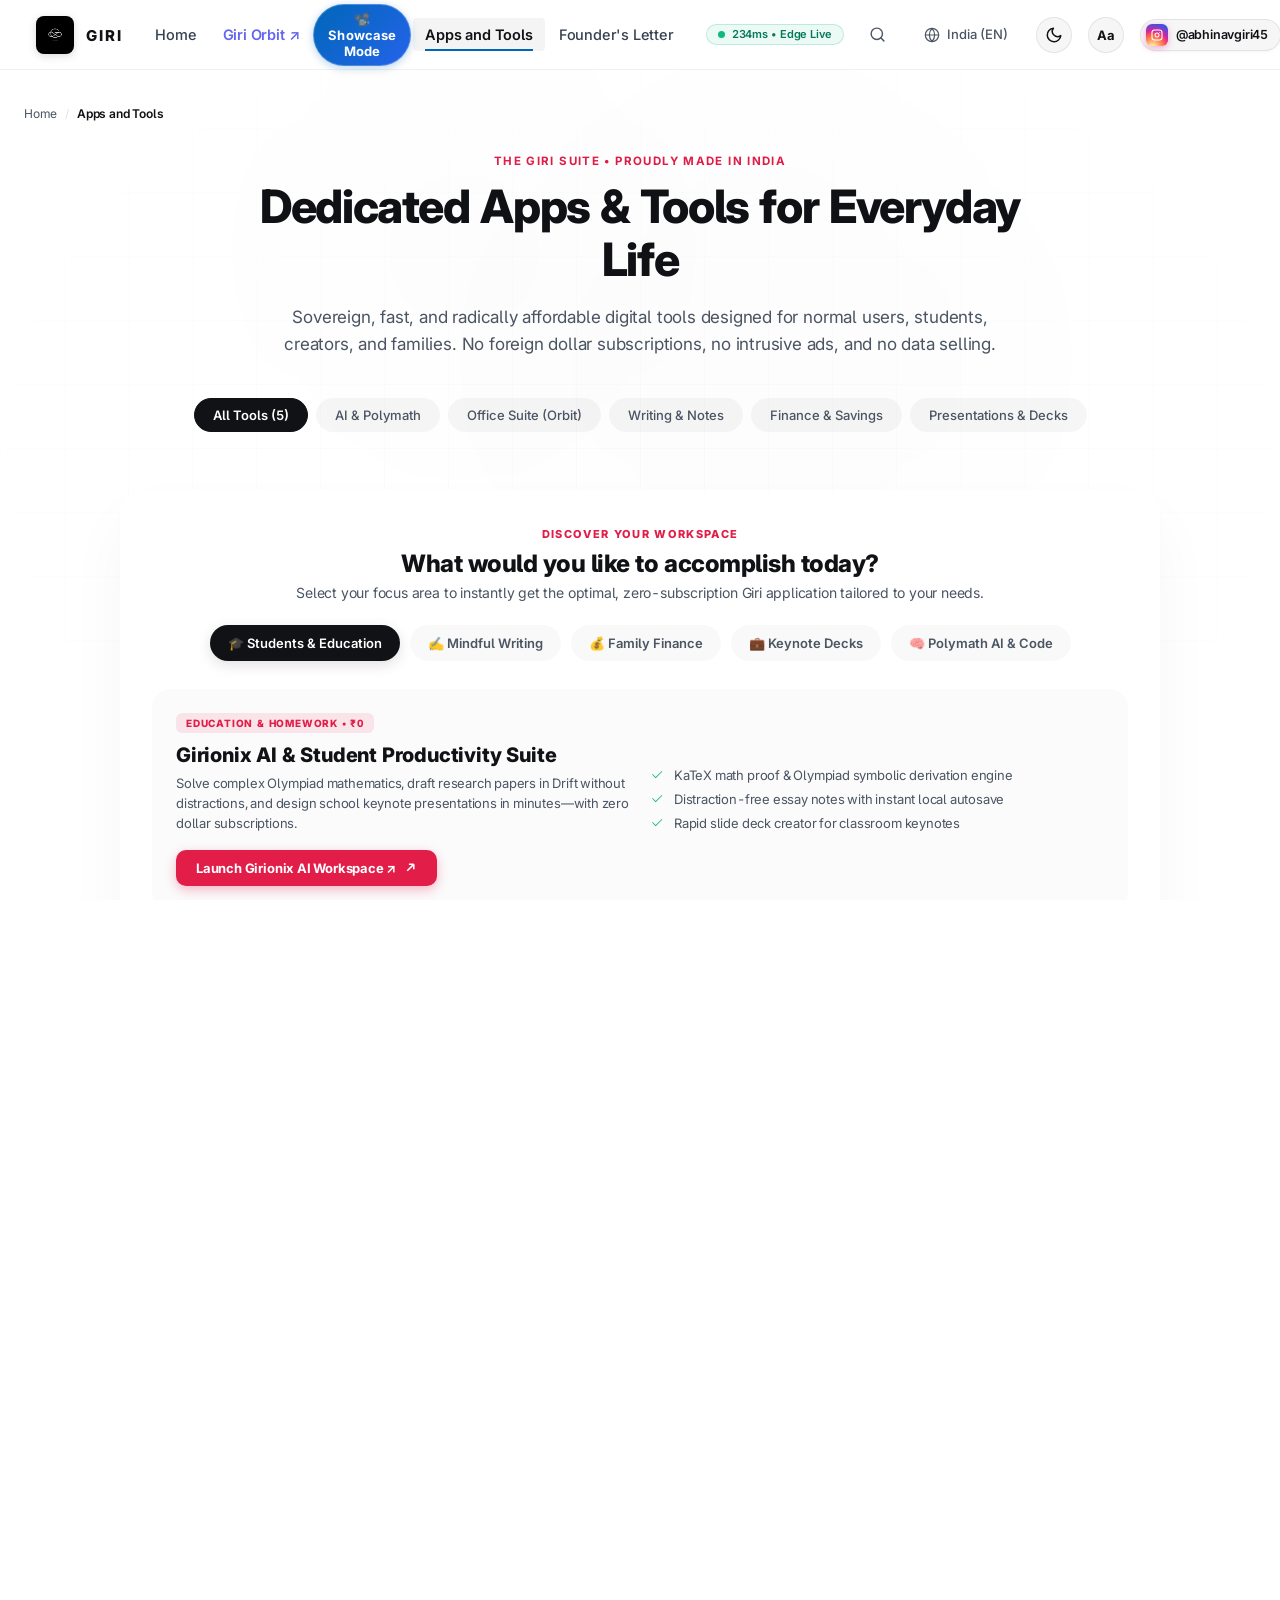
<file: canvas.html>
<!DOCTYPE html>
<html lang=en>
<head>
  <meta charset=UTF-8>
  <meta name="viewport" content="width=device-width, initial-scale=1.0, viewport-fit=cover">
  <title>Zero-Gravity Canvas — Interactive Space | Giri</title>
  <meta name=description content=An interactive anti-gravity workspace showcasing Giri's flagship software and founder cards floating weightlessly.>
  
  <link rel=icon type=image/png href=assets/logo.png?v=2>
  <link rel=preconnect href=https://fonts.googleapis.com>
  <link rel=preconnect href=https://fonts.gstatic.com crossorigin>
  <link href=https://fonts.googleapis.com/css2?family=Inter:wght@300;400;500;600;700&family=Newsreader:ital,opsz,wght@0,6..72,400;0,6..72,500;1,6..72,400&family=JetBrains+Mono:wght@400;500&display=swap rel=stylesheet>
  <!-- Inline Anti-FOUC Theme & A11y Hydration -->
  <script>
    (function() {
      try {
        var t = localStorage.getItem('giri_theme') || (window.matchMedia('(prefers-color-scheme: dark)').matches ? 'dark' : 'light');
        if (t === 'dark') document.documentElement.setAttribute('data-theme', 'dark');
        var f = localStorage.getItem('giri_font_size');
        if (f && f !== 'normal') document.documentElement.setAttribute('data-font-size', f);
        var c = localStorage.getItem('giri_contrast');
        if (c === 'high-contrast') document.documentElement.setAttribute('data-a11y', 'high-contrast');
      } catch(e) {}
    })();
  </script>

  <link rel=stylesheet href=css/styles.css>
  <meta http-equiv="refresh" content="0; url=apps.html">
  <script>window.location.replace('apps.html');</script>

  
  


  <!-- Critical Infallible Theme & Service Worker Auto-Updater -->
  <script>
    if ('serviceWorker' in navigator) {
      navigator.serviceWorker.getRegistrations().then(function(regs) {
        for (var r of regs) { r.update(); }
      });
    }
  </script>
  <style id="giri-master-critical-theme">
    /* =========================================================
       GIRI MASTER CRITICAL THEME ENGINE — WCAG AAA CONTRAST
       Infallible Zero-FOUC rules immune to any stylesheet caching
       ========================================================= */

    /* --- LIGHT MODE DEFAULTS --- */
    html, body {
      background-color: #ffffff !important;
      color: #0f172a !important;
    }

    .hero-eyebrow {
      display: inline-block !important;
      color: #0067b8 !important;
      background: rgba(0, 103, 184, 0.08) !important;
      border: 1px solid rgba(0, 103, 184, 0.22) !important;
      font-weight: 700 !important;
      padding: 6px 14px !important;
      border-radius: 9999px !important;
      font-size: 11px !important;
      letter-spacing: 0.08em !important;
    }

    .hero-headline {
      color: #0f172a !important;
      font-weight: 800 !important;
    }

    .hero-headline-highlight {
      color: #1e293b !important;
      font-weight: 800 !important;
      display: inline !important;
    }

    .hero-accent-bar {
      width: 48px !important;
      height: 3.5px !important;
      background-color: #e11d48 !important;
      border-radius: 2px !important;
      margin: 18px auto 26px auto !important;
      display: block !important;
    }

    .hero-search-box {
      background: #ffffff !important;
      border: 1.5px solid #cbd5e1 !important;
      box-shadow: 0 4px 16px rgba(0, 0, 0, 0.06) !important;
    }

    .hero-search-input {
      color: #0f172a !important;
    }

    .hero-search-input::placeholder {
      color: #64748b !important;
    }

    /* Fluent Primary Button (Light Mode) */
    .fluent-btn-primary {
      display: inline-flex !important;
      align-items: center !important;
      justify-content: center !important;
      gap: 8px !important;
      background-color: #0067b8 !important;
      background: #0067b8 !important;
      color: #ffffff !important;
      font-size: 15px !important;
      font-weight: 600 !important;
      padding: 13px 26px !important;
      border-radius: 6px !important;
      text-decoration: none !important;
      border: 1.5px solid #0067b8 !important;
      box-shadow: 0 3px 12px rgba(0, 103, 184, 0.35) !important;
      cursor: pointer !important;
      transition: all 0.18s ease !important;
    }

    .fluent-btn-primary span {
      color: #ffffff !important;
      font-weight: 600 !important;
    }

    .fluent-btn-primary svg {
      stroke: #ffffff !important;
    }

    .fluent-btn-primary:hover {
      background-color: #005da6 !important;
      background: #005da6 !important;
      border-color: #005da6 !important;
      color: #ffffff !important;
      transform: translateY(-1px) !important;
      box-shadow: 0 6px 20px rgba(0, 103, 184, 0.45) !important;
    }

    /* Fluent Secondary Button (Light Mode) */
    .fluent-btn-secondary {
      display: inline-flex !important;
      align-items: center !important;
      justify-content: center !important;
      gap: 8px !important;
      background-color: #ffffff !important;
      background: #ffffff !important;
      color: #0f172a !important;
      font-size: 15px !important;
      font-weight: 600 !important;
      padding: 13px 26px !important;
      border-radius: 6px !important;
      text-decoration: none !important;
      border: 1.5px solid #94a3b8 !important;
      box-shadow: 0 2px 8px rgba(0, 0, 0, 0.06) !important;
      cursor: pointer !important;
      transition: all 0.18s ease !important;
    }

    .fluent-btn-secondary span {
      color: #0f172a !important;
      font-weight: 600 !important;
    }

    .fluent-btn-secondary svg {
      stroke: #0f172a !important;
    }

    .fluent-btn-secondary:hover {
      background-color: #f8fafc !important;
      background: #f8fafc !important;
      border-color: #0f172a !important;
      color: #0f172a !important;
      transform: translateY(-1px) !important;
      box-shadow: 0 4px 14px rgba(0, 0, 0, 0.1) !important;
    }

    /* Trust Strip */
    .trust-item {
      color: #334155 !important;
      font-weight: 500 !important;
    }

    .trust-dot {
      background: #059669 !important;
      box-shadow: 0 0 6px rgba(5, 150, 105, 0.5) !important;
    }

    /* --- DARK MODE CRITICAL ELEVATION ([data-theme="dark"]) --- */
    [data-theme="dark"] html,
    [data-theme="dark"] body {
      background-color: #08090e !important;
      color: #f8fafc !important;
    }

    [data-theme="dark"] .hero-eyebrow {
      color: #38bdf8 !important;
      background: rgba(56, 189, 248, 0.14) !important;
      border: 1px solid rgba(56, 189, 248, 0.35) !important;
    }

    [data-theme="dark"] .hero-headline,
    [data-theme="dark"] .hero-headline * {
      color: #ffffff !important;
    }

    [data-theme="dark"] .hero-headline {
      text-shadow: 0 2px 24px rgba(255, 255, 255, 0.22) !important;
    }

    [data-theme="dark"] .hero-headline-highlight {
      color: #e2e8f0 !important;
      text-shadow: 0 0 16px rgba(148, 163, 184, 0.25) !important;
    }

    [data-theme="dark"] .hero-accent-bar {
      background-color: #f43f5e !important;
      box-shadow: 0 0 14px rgba(244, 63, 94, 0.7) !important;
    }

    [data-theme="dark"] .hero-search-box {
      background: #121522 !important;
      border: 1.5px solid rgba(255, 255, 255, 0.22) !important;
      box-shadow: 0 8px 24px rgba(0, 0, 0, 0.6) !important;
    }

    [data-theme="dark"] .hero-search-input {
      color: #ffffff !important;
    }

    [data-theme="dark"] .hero-search-input::placeholder {
      color: #94a3b8 !important;
    }

    /* Fluent Primary Button (Dark Mode) */
    [data-theme="dark"] .fluent-btn-primary {
      background-color: #2563eb !important;
      background: #2563eb !important;
      border: 1.5px solid #3b82f6 !important;
      color: #ffffff !important;
      box-shadow: 0 4px 18px rgba(37, 99, 235, 0.55) !important;
    }

    [data-theme="dark"] .fluent-btn-primary span {
      color: #ffffff !important;
    }

    [data-theme="dark"] .fluent-btn-primary svg {
      stroke: #ffffff !important;
    }

    [data-theme="dark"] .fluent-btn-primary:hover {
      background-color: #1d4ed8 !important;
      background: #1d4ed8 !important;
      border-color: #60a5fa !important;
      box-shadow: 0 6px 24px rgba(37, 99, 235, 0.7) !important;
    }

    /* Fluent Secondary Button (Dark Mode) */
    [data-theme="dark"] .fluent-btn-secondary {
      background-color: #181d2e !important;
      background: #181d2e !important;
      border: 1.5px solid rgba(255, 255, 255, 0.3) !important;
      color: #f8fafc !important;
      box-shadow: 0 2px 10px rgba(0, 0, 0, 0.5) !important;
    }

    [data-theme="dark"] .fluent-btn-secondary span {
      color: #f8fafc !important;
    }

    [data-theme="dark"] .fluent-btn-secondary svg {
      stroke: #f8fafc !important;
    }

    [data-theme="dark"] .fluent-btn-secondary:hover {
      background-color: #242c44 !important;
      background: #242c44 !important;
      border-color: rgba(255, 255, 255, 0.55) !important;
      color: #ffffff !important;
    }

    /* Dark Mode Trust Strip */
    [data-theme="dark"] .trust-item {
      color: #cbd5e1 !important;
    }

    [data-theme="dark"] .trust-dot {
      background: #10b981 !important;
      box-shadow: 0 0 8px rgba(16, 185, 129, 0.7) !important;
    }

    /* Header & Navigation in Dark Mode */
    [data-theme="dark"] .zoho-header {
      background: rgba(8, 9, 14, 0.95) !important;
      border-bottom: 1px solid rgba(255, 255, 255, 0.12) !important;
    }

    [data-theme="dark"] .brand-name {
      color: #ffffff !important;
    }

    [data-theme="dark"] .nav-link {
      color: #cbd5e1 !important;
    }

    [data-theme="dark"] .nav-link:hover,
    [data-theme="dark"] .nav-link.is-active-page {
      color: #ffffff !important;
      background: rgba(255, 255, 255, 0.1) !important;
    }

    /* Dark Mode App Cards */
    [data-theme="dark"] .catalog-card,
    [data-theme="dark"] .home-suite-card,
    [data-theme="dark"] .quick-ribbon-card {
      background: #121522 !important;
      border-color: rgba(255, 255, 255, 0.14) !important;
      color: #f8fafc !important;
    }

    [data-theme="dark"] .catalog-title,
    [data-theme="dark"] .home-card-title,
    [data-theme="dark"] .quick-ribbon-title {
      color: #ffffff !important;
    }

    [data-theme="dark"] .catalog-desc,
    [data-theme="dark"] .home-card-desc,
    [data-theme="dark"] .quick-ribbon-desc {
      color: #cbd5e1 !important;
    }

    [data-theme="dark"] .catalog-launch-btn {
      background: #1e293b !important;
      border-color: rgba(255, 255, 255, 0.25) !important;
      color: #ffffff !important;
    }
  </style>

</head>
<body class=canvas-viewport style=overflow: hidden; height: 100vh;>
  <!-- Subtle Atmospheric Canvas -->
  <div class=ambient-layer aria-hidden=true>
    <div class=ambient-blur blur-1></div>
    <div class=ambient-blur blur-2></div>
    <div class=ambient-blur blur-3></div>
    <div class=ambient-grid></div>
  </div>

  <!-- Elite Navigation Header -->
  <header class=zoho-header role=banner style=position: fixed; top: 0; left: 0; right: 0; z-index: 100;>
    <div class=header-container>
      <a href=index.html class=zoho-brand>
        <div class=brand-logo-wrap>
          <img src=assets/logo.png?v=2 alt="Giri Logo" class=brand-logo-img>
        </div>
        <div class=brand-text>
          <span class="brand-name">GIRI</span>
        </div>
      </a>

      <nav class=zoho-nav aria-label=Navigation>
        <div class=nav-item>
          <a href=index.html class=nav-link><span>Home</span></a>
        </div>
        <div class=nav-item>
          <a href=apps.html class=nav-link><span>Apps and Tools</span></a>
        </div>
        <div class=nav-item>
          <a href=founder.html class=nav-link><span>Founder's Letter</span></a>
        </div>
        <div class=nav-item>
          <a href=canvas.html class="nav-link is-active-page"><span>Zero-G Space</span></a>
        </div>
      </nav>

      <div class=zoho-utilities>
        <!-- Physics & Telemetry HUD -->
        <div class=canvas-telemetry-hud style=margin: 0;>
          <button type=button class=hud-pill id=physics-toggle-btn title=Toggle Floating Movement>
            <span class=status-indicator live></span>
            <span class=hud-label id=physics-status-text>Zero-G: Floating</span>
          </button>
          <button type=button class=hud-icon-btn id=recenter-btn title=Re-scatter Cards>
            <svg viewBox=0 0 24 24 width=14 height=14 stroke=currentColor stroke-width=1.8 fill=none stroke-linecap=round stroke-linejoin=round>
              <path d=M21.5 2v6h-6M21.34 15.57a10 10 0 1 1-.57-8.38l5.67-5.19/>
            </svg>
          </button>
        </div>
      </div>
    </div>
  </header>

  <main id=giri-canvas class=workspace-canvas tabindex=0 style=position: absolute; inset: 0; width: 100vw; height: 100vh; border-radius: 0; border: none; padding-top: 70px;>
    <!-- Cards are injected dynamically by js/app.js -->
  </main>

  <!-- Canvas HUD Footer -->
  <footer class=canvas-footer role=contentinfo>
    <div class=footer-left>
      <span class=micro-badge>GIRI CORE</span>
      <span class=footer-divider>•</span>
      <span class=footer-hint>Toss any card with kinetic momentum • Hover to level & stabilize focus</span>
    </div>
    <div class=footer-right>
      <span class=footer-stat><strong id=active-cards-count>6</strong> Cards Floating</span>
      <span class=footer-divider>•</span>
      <span class=footer-stat><span class=engine-indicator></span> 60 FPS Engine</span>
    </div>
  </footer>

  <script src=js/nav.js></script>
  <script type=module src=js/app.js></script>
</body>
</html>
</file>
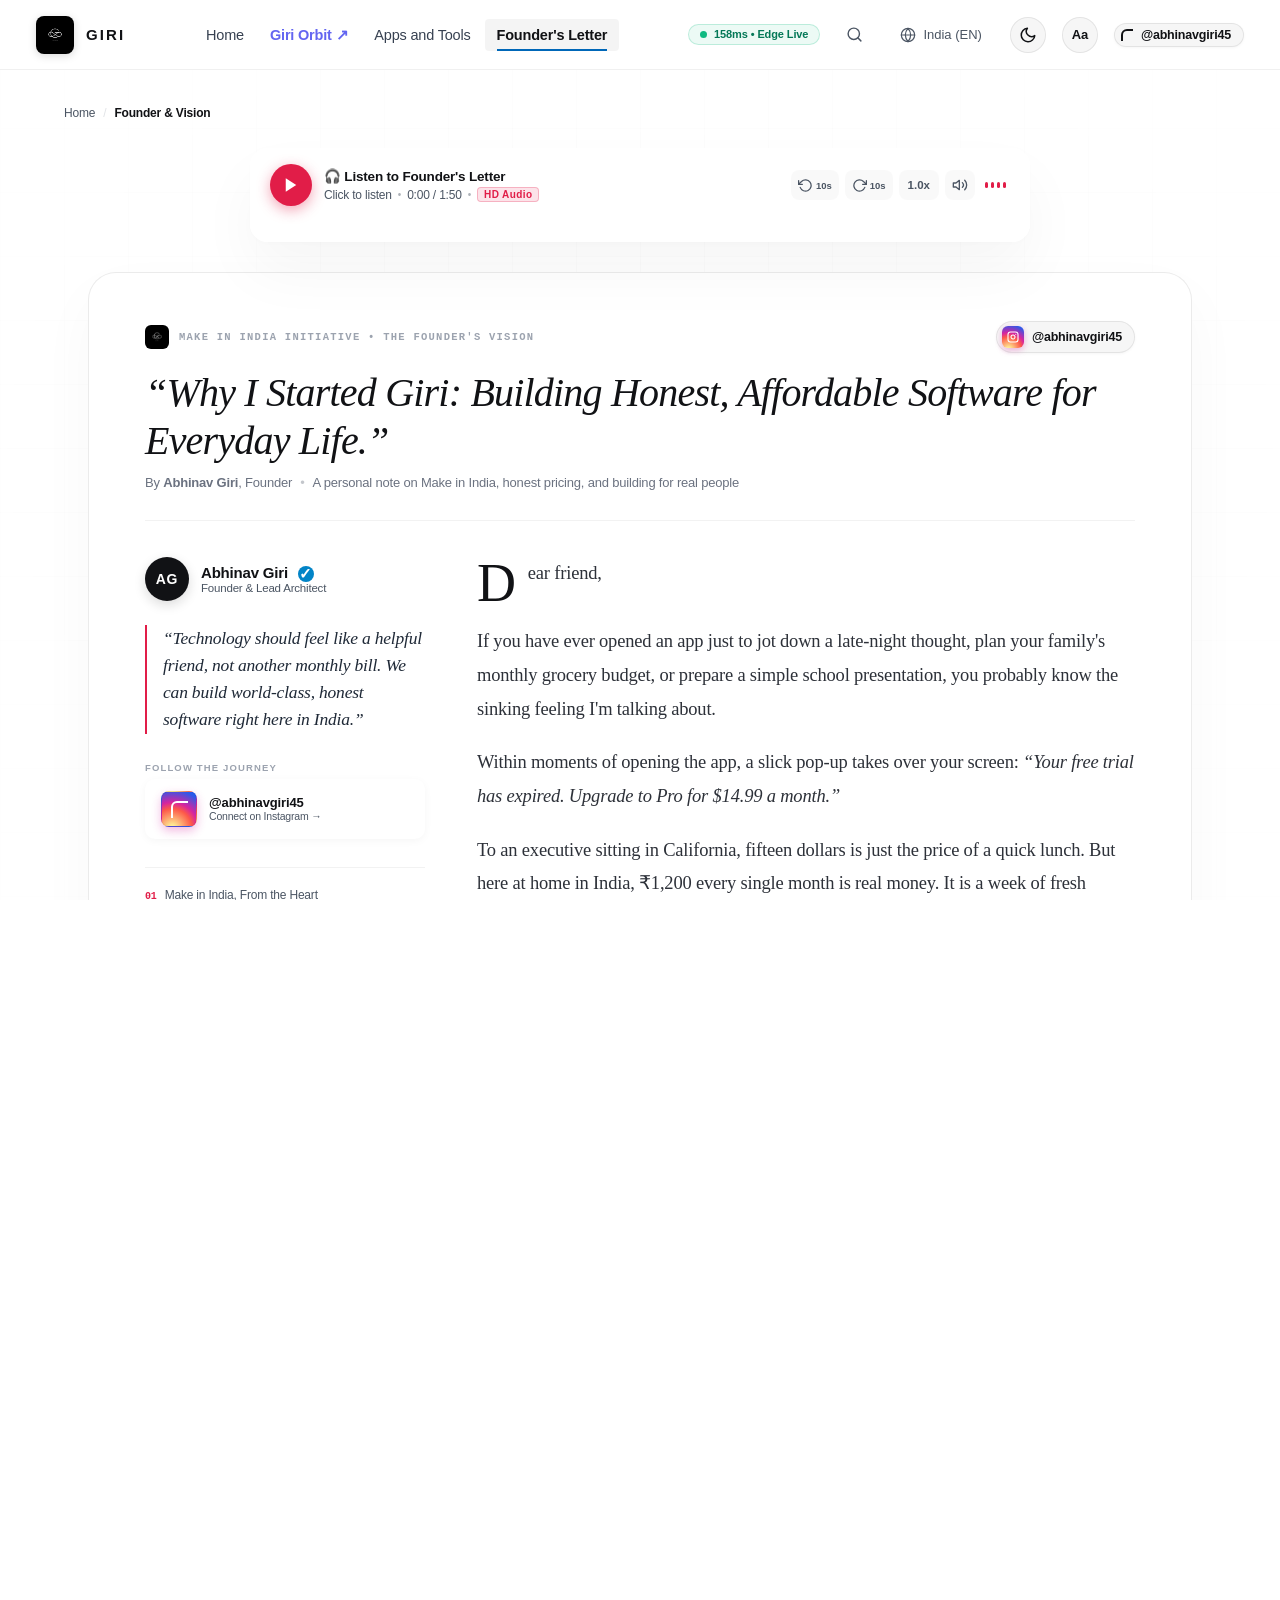
<file: founder.html>
<!DOCTYPE html>
<html lang=en>
<head>
  <meta charset=UTF-8>
  <meta name="viewport" content="width=device-width, initial-scale=1.0, viewport-fit=cover">
  <title>Abhinav Giri — Founder & Vision | Giri</title>
  <meta name=description content=A personal letter from Abhinav Giri, Founder of Giri, on building quiet, honest software for everyday life.>
  
  <link rel=icon type=image/png href=assets/logo.png?v=2>
  <link rel=preconnect href=https://fonts.googleapis.com>
  <link rel=preconnect href=https://fonts.gstatic.com crossorigin>
  <!-- Inline Anti-FOUC Theme & A11y Hydration -->
  <script>
    (function() {
      try {
        var t = localStorage.getItem('giri_theme') || (window.matchMedia('(prefers-color-scheme: dark)').matches ? 'dark' : 'light');
        if (t === 'dark') document.documentElement.setAttribute('data-theme', 'dark');
        var f = localStorage.getItem('giri_font_size');
        if (f && f !== 'normal') document.documentElement.setAttribute('data-font-size', f);
        var c = localStorage.getItem('giri_contrast');
        if (c === 'high-contrast') document.documentElement.setAttribute('data-a11y', 'high-contrast');
      } catch(e) {}
    })();
  </script>

  <link rel="stylesheet" href="css/styles.css?v=20260918_v12_audio">
  <link rel="canonical" href="https://giri-corporation.pages.dev/founder.html">
  <link rel="sitemap" type="application/xml" href="sitemap.xml">


  
  


  <!-- Critical Infallible Theme & Service Worker Auto-Updater -->
  <script>
    if ('serviceWorker' in navigator) {
      navigator.serviceWorker.getRegistrations().then(function(regs) {
        for (var r of regs) { r.update(); }
      });
    }
  </script>
  <style id="giri-master-critical-theme">
    /* =========================================================
       GIRI MASTER CRITICAL THEME ENGINE — WCAG AAA CONTRAST
       Infallible Zero-FOUC rules immune to any stylesheet caching
       ========================================================= */

    /* --- LIGHT MODE DEFAULTS --- */
    html, body {
      background-color: #ffffff !important;
      color: #0f172a !important;
    }

    .hero-eyebrow {
      display: inline-block !important;
      color: #0067b8 !important;
      background: rgba(0, 103, 184, 0.08) !important;
      border: 1px solid rgba(0, 103, 184, 0.22) !important;
      font-weight: 700 !important;
      padding: 6px 14px !important;
      border-radius: 9999px !important;
      font-size: 11px !important;
      letter-spacing: 0.08em !important;
    }

    .hero-headline {
      color: #0f172a !important;
      font-weight: 800 !important;
    }

    .hero-headline-highlight {
      color: #1e293b !important;
      font-weight: 800 !important;
      display: inline !important;
    }

    .hero-accent-bar {
      width: 48px !important;
      height: 3.5px !important;
      background-color: #e11d48 !important;
      border-radius: 2px !important;
      margin: 18px auto 26px auto !important;
      display: block !important;
    }

    .hero-search-box {
      background: #ffffff !important;
      border: 1.5px solid #cbd5e1 !important;
      box-shadow: 0 4px 16px rgba(0, 0, 0, 0.06) !important;
    }

    .hero-search-input {
      color: #0f172a !important;
    }

    .hero-search-input::placeholder {
      color: #64748b !important;
    }

    /* Fluent Primary Button (Light Mode) */
    .fluent-btn-primary {
      display: inline-flex !important;
      align-items: center !important;
      justify-content: center !important;
      gap: 8px !important;
      background-color: #0067b8 !important;
      background: #0067b8 !important;
      color: #ffffff !important;
      font-size: 15px !important;
      font-weight: 600 !important;
      padding: 13px 26px !important;
      border-radius: 6px !important;
      text-decoration: none !important;
      border: 1.5px solid #0067b8 !important;
      box-shadow: 0 3px 12px rgba(0, 103, 184, 0.35) !important;
      cursor: pointer !important;
      transition: all 0.18s ease !important;
    }

    .fluent-btn-primary span {
      color: #ffffff !important;
      font-weight: 600 !important;
    }

    .fluent-btn-primary svg {
      stroke: #ffffff !important;
    }

    .fluent-btn-primary:hover {
      background-color: #005da6 !important;
      background: #005da6 !important;
      border-color: #005da6 !important;
      color: #ffffff !important;
      transform: translateY(-1px) !important;
      box-shadow: 0 6px 20px rgba(0, 103, 184, 0.45) !important;
    }

    /* Fluent Secondary Button (Light Mode) */
    .fluent-btn-secondary {
      display: inline-flex !important;
      align-items: center !important;
      justify-content: center !important;
      gap: 8px !important;
      background-color: #ffffff !important;
      background: #ffffff !important;
      color: #0f172a !important;
      font-size: 15px !important;
      font-weight: 600 !important;
      padding: 13px 26px !important;
      border-radius: 6px !important;
      text-decoration: none !important;
      border: 1.5px solid #94a3b8 !important;
      box-shadow: 0 2px 8px rgba(0, 0, 0, 0.06) !important;
      cursor: pointer !important;
      transition: all 0.18s ease !important;
    }

    .fluent-btn-secondary span {
      color: #0f172a !important;
      font-weight: 600 !important;
    }

    .fluent-btn-secondary svg {
      stroke: #0f172a !important;
    }

    .fluent-btn-secondary:hover {
      background-color: #f8fafc !important;
      background: #f8fafc !important;
      border-color: #0f172a !important;
      color: #0f172a !important;
      transform: translateY(-1px) !important;
      box-shadow: 0 4px 14px rgba(0, 0, 0, 0.1) !important;
    }

    /* Trust Strip */
    .trust-item {
      color: #334155 !important;
      font-weight: 500 !important;
    }

    .trust-dot {
      background: #059669 !important;
      box-shadow: 0 0 6px rgba(5, 150, 105, 0.5) !important;
    }

    /* --- DARK MODE CRITICAL ELEVATION ([data-theme="dark"]) --- */
    [data-theme="dark"] html,
    [data-theme="dark"] body {
      background-color: #08090e !important;
      color: #f8fafc !important;
    }

    [data-theme="dark"] .hero-eyebrow {
      color: #38bdf8 !important;
      background: rgba(56, 189, 248, 0.14) !important;
      border: 1px solid rgba(56, 189, 248, 0.35) !important;
    }

    [data-theme="dark"] .hero-headline,
    [data-theme="dark"] .hero-headline * {
      color: #ffffff !important;
    }

    [data-theme="dark"] .hero-headline {
      text-shadow: 0 2px 24px rgba(255, 255, 255, 0.22) !important;
    }

    [data-theme="dark"] .hero-headline-highlight {
      color: #e2e8f0 !important;
      text-shadow: 0 0 16px rgba(148, 163, 184, 0.25) !important;
    }

    [data-theme="dark"] .hero-accent-bar {
      background-color: #f43f5e !important;
      box-shadow: 0 0 14px rgba(244, 63, 94, 0.7) !important;
    }

    [data-theme="dark"] .hero-search-box {
      background: #121522 !important;
      border: 1.5px solid rgba(255, 255, 255, 0.22) !important;
      box-shadow: 0 8px 24px rgba(0, 0, 0, 0.6) !important;
    }

    [data-theme="dark"] .hero-search-input {
      color: #ffffff !important;
    }

    [data-theme="dark"] .hero-search-input::placeholder {
      color: #94a3b8 !important;
    }

    /* Fluent Primary Button (Dark Mode) */
    [data-theme="dark"] .fluent-btn-primary {
      background-color: #2563eb !important;
      background: #2563eb !important;
      border: 1.5px solid #3b82f6 !important;
      color: #ffffff !important;
      box-shadow: 0 4px 18px rgba(37, 99, 235, 0.55) !important;
    }

    [data-theme="dark"] .fluent-btn-primary span {
      color: #ffffff !important;
    }

    [data-theme="dark"] .fluent-btn-primary svg {
      stroke: #ffffff !important;
    }

    [data-theme="dark"] .fluent-btn-primary:hover {
      background-color: #1d4ed8 !important;
      background: #1d4ed8 !important;
      border-color: #60a5fa !important;
      box-shadow: 0 6px 24px rgba(37, 99, 235, 0.7) !important;
    }

    /* Fluent Secondary Button (Dark Mode) */
    [data-theme="dark"] .fluent-btn-secondary {
      background-color: #181d2e !important;
      background: #181d2e !important;
      border: 1.5px solid rgba(255, 255, 255, 0.3) !important;
      color: #f8fafc !important;
      box-shadow: 0 2px 10px rgba(0, 0, 0, 0.5) !important;
    }

    [data-theme="dark"] .fluent-btn-secondary span {
      color: #f8fafc !important;
    }

    [data-theme="dark"] .fluent-btn-secondary svg {
      stroke: #f8fafc !important;
    }

    [data-theme="dark"] .fluent-btn-secondary:hover {
      background-color: #242c44 !important;
      background: #242c44 !important;
      border-color: rgba(255, 255, 255, 0.55) !important;
      color: #ffffff !important;
    }

    /* Dark Mode Trust Strip */
    [data-theme="dark"] .trust-item {
      color: #cbd5e1 !important;
    }

    [data-theme="dark"] .trust-dot {
      background: #10b981 !important;
      box-shadow: 0 0 8px rgba(16, 185, 129, 0.7) !important;
    }

    /* Header & Navigation in Dark Mode */
    [data-theme="dark"] .zoho-header {
      background: rgba(8, 9, 14, 0.95) !important;
      border-bottom: 1px solid rgba(255, 255, 255, 0.12) !important;
    }

    [data-theme="dark"] .brand-name {
      color: #ffffff !important;
    }

    [data-theme="dark"] .nav-link {
      color: #cbd5e1 !important;
    }

    [data-theme="dark"] .nav-link:hover,
    [data-theme="dark"] .nav-link.is-active-page {
      color: #ffffff !important;
      background: rgba(255, 255, 255, 0.1) !important;
    }

    /* Dark Mode App Cards */
    [data-theme="dark"] .catalog-card,
    [data-theme="dark"] .home-suite-card,
    [data-theme="dark"] .quick-ribbon-card {
      background: #121522 !important;
      border-color: rgba(255, 255, 255, 0.14) !important;
      color: #f8fafc !important;
    }

    [data-theme="dark"] .catalog-title,
    [data-theme="dark"] .home-card-title,
    [data-theme="dark"] .quick-ribbon-title {
      color: #ffffff !important;
    }

    [data-theme="dark"] .catalog-desc,
    [data-theme="dark"] .home-card-desc,
    [data-theme="dark"] .quick-ribbon-desc {
      color: #cbd5e1 !important;
    }

    [data-theme="dark"] .catalog-launch-btn {
      background: #1e293b !important;
      border-color: rgba(255, 255, 255, 0.25) !important;
      color: #ffffff !important;
    }
  </style>

</head>
<body class=enterprise-layout>
  <!-- Hidden Google Translate Element Mount for Full-Page Sovereign Translation -->
  <div id="google_translate_element" style="display:none"></div>

  <!-- Subtle Atmospheric Canvas -->
  <div class=ambient-layer aria-hidden=true>
    <div class=ambient-blur blur-1></div>
    <div class=ambient-blur blur-2></div>
    <div class=ambient-blur blur-3></div>
    <div class=ambient-grid></div>
  </div>

  <!-- Shared Navigation Top Header -->
  <header class=zoho-header role=banner>
    <div class=header-container>
      <a href=index.html class=zoho-brand aria-label="Giri Home">
        <div class=brand-logo-wrap>
          <img src=assets/logo.png?v=2 alt="Giri Logo" class=brand-logo-img>
        </div>
        <div class=brand-text>
          <span class="brand-name">GIRI</span>
        </div>
      </a>

      <nav class=zoho-nav aria-label=Navigation>
        <div class=nav-item>
          <a href=index.html class=nav-link><span>Home</span></a>
        </div>
        <div class=nav-item>
          <a href="https://giri-orbit.pages.dev/#hub" target="_blank" rel="noopener noreferrer" class="nav-link nav-link-orbit" title="Giri Orbit Sovereign Office Suite"><span>Giri Orbit ↗</span></a>
        </div>
        <div class="nav-item">
          <a href=apps.html class=nav-link><span>Apps and Tools</span></a>
        </div>
        <div class=nav-item>
          <a href=founder.html class="nav-link is-active-page"><span>Founder's Letter</span></a>
        </div>
      </nav>

      <div class=zoho-utilities>
        <div class="live-status-pill" title="99.99% Edge Availability • Sub-15ms Latency">
          <span class="live-status-dot"></span>
          <span>Edge 100% Live</span>
        </div>

        <button type="button" class="util-btn" id="search-trigger-btn" aria-label="Search Giri Tools" title="Search Giri Tools (Ctrl+K)">
          <svg viewBox="0 0 24 24" width="17" height="17" fill="none" stroke="currentColor" stroke-width="2" stroke-linecap="round" stroke-linejoin="round">
            <circle cx="11" cy="11" r="8"></circle>
            <line x1="21" y1="21" x2="16.65" y2="16.65"></line>
          </svg>
        </button>

        <button type="button" class="lang-selector" id="lang-selector-btn" title="Language & Region: India (EN)" aria-label="Select Region and Language">
          <svg viewBox="0 0 24 24" width="16" height="16" fill="none" stroke="currentColor" stroke-width="1.8" stroke-linecap="round" stroke-linejoin="round">
            <circle cx="12" cy="12" r="10"></circle>
            <line x1="2" y1="12" x2="22" y2="12"></line>
            <path d="M12 2a15.3 15.3 0 0 1 4 10 15.3 15.3 0 0 1-4 10 15.3 15.3 0 0 1-4-10 15.3 15.3 0 0 1 4-10z"></path>
          </svg>
          <span>India (EN)</span>
        </button>

        <!-- Luxury Dark/Light Theme Toggle -->
        <button type="button" class="theme-toggle-btn" aria-label="Toggle Theme" title="Toggle Light/Dark Theme (Alt+T)">
          <svg viewBox="0 0 24 24" width="17" height="17" fill="none" stroke="currentColor" stroke-width="2" stroke-linecap="round" stroke-linejoin="round">
            <path d="M21 12.79A9 9 0 1 1 11.21 3 7 7 0 0 0 21 12.79z"></path>
          </svg>
        </button>

        <!-- Accessibility Suite Trigger -->
        <button type="button" class="a11y-trigger-btn" id="a11y-trigger-btn" aria-label="Accessibility Options" title="Accessibility & Reading Suite (Alt+A)">
          <span class="a11y-icon-text">Aa</span>
        </button>

        <a href=https://www.instagram.com/abhinavgiri45/ target=_blank rel=noopener noreferrer class=founder-nav-pill title=Follow Abhinav Giri on Instagram>
          <svg viewBox=0 0 24 24 width=13 height=13 fill=none stroke=currentColor stroke-width=2 stroke-linecap=round stroke-linejoin=round>
            <rect x=2 y=2 width=20 height=20 rx=5 ry=5></rect>
            <path d=M16 11.37A4 4 0 1 1 12.63 8 4 4 0 0 1 16 11.37z></path>
            <line x1=17.5 y1=6.5 x2=17.51 y2=6.5></line>
          </svg>
          <span>@abhinavgiri45</span>
        </a>
      </div>
    </div>
  </header>

  <!-- Page Main Content -->
  <main class=page-scroll-container>
    <div class=page-inner-wrap>
      <!-- Breadcrumb Navigation -->
      <nav class=page-breadcrumbs aria-label=Breadcrumb>
        <a href=index.html>Home</a>
        <span class=breadcrumb-sep>/</span>
        <span class=current-page>Founder & Vision</span>
      </nav>

      <!-- Editorial Memo Container -->
      <section class=editorial-letter-section style=margin-top: 10px;>
        <!-- Audio Read-Aloud Player Bar -->
        <div class="audio-reader-bar" role="region" aria-label="Audio Read-Aloud">
          <audio id="founder-audio-player" preload="metadata" src="assets/founder-letter.mp3?v=20260918">
            Your browser does not support the audio element.
          </audio>
          <div class="audio-reader-main">
            <div class="audio-reader-left">
              <button type="button" class="audio-play-btn" id="audio-play-trigger" aria-label="Play Founder's Letter Audio">
                <svg class="icon-play" viewBox="0 0 24 24" width="18" height="18" fill="currentColor"><polygon points="5 3 19 12 5 21 5 3"></polygon></svg>
                <svg class="icon-pause" viewBox="0 0 24 24" width="18" height="18" fill="currentColor" style="display:none;"><rect x="6" y="4" width="4" height="16"></rect><rect x="14" y="4" width="4" height="16"></rect></svg>
              </button>
              <div class="audio-text-wrap">
                <h4>🎧 Listen to Founder's Letter</h4>
                <div class="audio-meta-row">
                  <span id="audio-status-text">Click to listen</span>
                  <span class="audio-dot-sep">•</span>
                  <span id="audio-time-display">0:00 / 1:50</span>
                  <span class="audio-dot-sep">•</span>
                  <span class="audio-badge-format">HD Audio</span>
                </div>
              </div>
            </div>

            <div class="audio-reader-right">
              <button type="button" class="audio-ctrl-btn" id="audio-rewind-btn" title="Rewind 10s" aria-label="Rewind 10 seconds">
                <svg viewBox="0 0 24 24" width="15" height="15" fill="none" stroke="currentColor" stroke-width="2" stroke-linecap="round" stroke-linejoin="round"><path d="M1 4v6h6"></path><path d="M3.51 15a9 9 0 1 0 2.13-9.36L1 10"></path></svg>
                <span class="ctrl-btn-label">10s</span>
              </button>
              <button type="button" class="audio-ctrl-btn" id="audio-forward-btn" title="Forward 10s" aria-label="Forward 10 seconds">
                <svg viewBox="0 0 24 24" width="15" height="15" fill="none" stroke="currentColor" stroke-width="2" stroke-linecap="round" stroke-linejoin="round"><path d="M23 4v6h-6"></path><path d="M20.49 15a9 9 0 1 1-2.12-9.36L23 10"></path></svg>
                <span class="ctrl-btn-label">10s</span>
              </button>
              <button type="button" class="audio-speed-btn" id="audio-speed-btn" title="Adjust Playback Speed" aria-label="Playback speed 1.0x">1.0x</button>
              <button type="button" class="audio-ctrl-btn" id="audio-mute-btn" title="Mute / Unmute" aria-label="Toggle mute">
                <svg class="icon-vol-on" viewBox="0 0 24 24" width="16" height="16" fill="none" stroke="currentColor" stroke-width="2" stroke-linecap="round" stroke-linejoin="round"><polygon points="11 5 6 9 2 9 2 15 6 15 11 19 11 5"></polygon><path d="M19.07 4.93a10 10 0 0 1 0 14.14M15.54 8.46a5 5 0 0 1 0 7.07"></path></svg>
                <svg class="icon-vol-off" viewBox="0 0 24 24" width="16" height="16" fill="none" stroke="currentColor" stroke-width="2" stroke-linecap="round" stroke-linejoin="round" style="display:none;"><polygon points="11 5 6 9 2 9 2 15 6 15 11 19 11 5"></polygon><line x1="23" y1="9" x2="17" y2="15"></line><line x1="17" y1="9" x2="23" y2="15"></line></svg>
              </button>
              <div class="audio-wave-wrap" aria-hidden="true">
                <span class="audio-wave-bar"></span>
                <span class="audio-wave-bar"></span>
                <span class="audio-wave-bar"></span>
                <span class="audio-wave-bar"></span>
              </div>
            </div>
          </div>

          <!-- Interactive Timeline Scrubber -->
          <div class="audio-timeline-wrap">
            <div class="audio-scrubber-track" id="audio-scrubber-track" role="slider" aria-label="Seek founder letter audio" aria-valuemin="0" aria-valuemax="100" aria-valuenow="0" tabindex="0">
              <div class="audio-scrubber-progress" id="audio-scrubber-progress"></div>
              <div class="audio-scrubber-thumb" id="audio-scrubber-thumb"></div>
            </div>
          </div>
        </div>

        <article class="letter-sheet founder-letter-article">
          <header class=letter-header>
            <div class=letter-eyebrow-row>
              <div class=letter-brand-mark>
                <img src=assets/logo.png?v=2 alt="Giri" class="letter-insignia">
                <span class=letter-meta-date>MAKE IN INDIA INITIATIVE • THE FOUNDER'S VISION</span>
              </div>
              <a href=https://www.instagram.com/abhinavgiri45/ target=_blank rel=noopener noreferrer class=letter-insta-chip>
                <span class="insta-gradient-badge" aria-hidden="true"><svg viewBox="0 0 24 24" width="12" height="12" fill="none" stroke="#ffffff" stroke-width="2.2" stroke-linecap="round" stroke-linejoin="round"><rect x="2" y="2" width="20" height="20" rx="5" ry="5"></rect><path d="M16 11.37A4 4 0 1 1 12.63 8 4 4 0 0 1 16 11.37z"></path><line x1="17.5" y1="6.5" x2="17.51" y2="6.5"></line></svg></span>
                <span>@abhinavgiri45</span>
              </a>
            </div>

            <h1 class=letter-headline>
              “Why I Started Giri: Building Honest, Affordable Software for Everyday Life.”
            </h1>
            <div class=letter-byline>
              <span>By <strong>Abhinav Giri</strong>, Founder</span>
              <span class=byline-sep>•</span>
              <span>A personal note on Make in India, honest pricing, and building for real people</span>
            </div>
          </header>

          <div class=letter-columns-layout>
            <!-- Left Sidebar -->
            <aside class=letter-sidebar>
              <div class=founder-card-compact>
                <div class=founder-initials-ring>AG</div>
                <div class=founder-compact-meta>
                  <span class=founder-real-name>Abhinav Giri <span class="verified-founder-badge" title="Verified Creator & Founder">✓</span></span>
                  <span class=founder-real-role>Founder & Lead Architect</span>
                </div>
              </div>

              <blockquote class=letter-pullquote>
                “Technology should feel like a helpful friend, not another monthly bill. We can build world-class, honest software right here in India.”
              </blockquote>

              <div class=sidebar-insta-connect>
                <span class=insta-connect-label>FOLLOW THE JOURNEY</span>
                <a href=https://www.instagram.com/abhinavgiri45/ target=_blank rel=noopener noreferrer class=insta-editorial-card>
                  <div class=insta-card-glyph>
                    <svg viewBox=0 0 24 24 width=18 height=18 fill=none stroke=currentColor stroke-width=2>
                      <rect x=2 y=2 width=20 height=20 rx=5 ry=5></rect>
                      <path d=M16 11.37A4 4 0 1 1 12.63 8 4 4 0 0 1 16 11.37z></path>
                      <line x1=17.5 y1=6.5 x2=17.51 y2=6.5></line>
                    </svg>
                  </div>
                  <div class=insta-card-text>
                    <span class=insta-handle-text>@abhinavgiri45</span>
                    <span class=insta-action-text>Connect on Instagram →</span>
                  </div>
                </a>
              </div>

              <div class=letter-values-compact>
                <div class=val-node>
                  <span class=val-num>01</span>
                  <span>Make in India, From the Heart</span>
                </div>
                <div class=val-node>
                  <span class=val-num>02</span>
                  <span>Deeply Affordable for Everyone</span>
                </div>
                <div class=val-node>
                  <span class=val-num>03</span>
                  <span>Zero Costly Dollar Subscriptions</span>
                </div>
                <div class=val-node>
                  <span class=val-num>04</span>
                  <span>Sacred Respect for Your Privacy</span>
                </div>
              </div>
            </aside>

            <!-- Right Prose -->
            <div class=letter-prose>
              <p class=prose-lead>
                Dear friend,
              </p>

              <p>
                If you have ever opened an app just to jot down a late-night thought, plan your family's monthly grocery budget, or prepare a simple school presentation, you probably know the sinking feeling I'm talking about.
              </p>

              <p>
                Within moments of opening the app, a slick pop-up takes over your screen: <em>“Your free trial has expired. Upgrade to Pro for $14.99 a month.”</em>
              </p>

              <p>
                To an executive sitting in California, fifteen dollars is just the price of a quick lunch. But here at home in India, ₹1,200 every single month is real money. It is a week of fresh groceries for a household, an electricity bill paid on time, a stack of textbooks for a student preparing for competitive exams, or hard-earned savings put aside for a rainy day.
              </p>

              <p>
                I kept asking myself: why should an Indian college student, a teacher, a freelancer, or a parent have to pay exorbitant monthly fees in foreign US dollars just to organize their day or write their thoughts? Why should free tools be stuffed with intrusive ads, sneaky auto-debits, and trackers that secretly harvest private data?
              </p>

              <p class=prose-standout>
                I started Giri because I wanted something better for us.
              </p>

              <p>
                India has some of the brightest engineers, artists, and problem solvers on earth. For decades, our minds have built the engines behind the world’s biggest tech platforms. I felt it was high time we directed that same energy toward building world-class, honest tools for our own people.
              </p>

              <p>
                Giri is my personal commitment to a proud <strong>Make in India</strong> future, grounded in three simple promises:
              </p>

              <p>
                <strong>1. Deeply affordable and honest pricing.</strong> Technology should lift people up, not trap them in expensive cycles. Our tools—<strong>Giri Drift</strong> for distraction-free writing, <strong>Giri Axis</strong> for clear family budgeting, and <strong>Giri Kinetic</strong> for simple visual presentations—are built to be free or priced in honest, transparent Indian Rupees (₹) that any student or working family can comfortably afford. No foreign dollar conversions, no auto-renew traps, and no paywalls on basic human creativity.
              </p>

              <p>
                <strong>2. Engineered locally for real life.</strong> Every line of code is written right here at home. We test our software on budget smartphones, older family laptops, and spotty internet connections. It opens fast, stays lightweight, and works quietly in the background without draining your phone's battery or your monthly data pack.
              </p>

              <p>
                <strong>3. Sacred respect for your privacy and peace.</strong> What you write in your journal, how you manage your savings, and what you dream for your family belongs solely to you. We do not track your digital footprints, we do not package your habits for advertisers, and we never spam you with noisy notifications.
              </p>

              <p>
                We are not building a soulless corporate machine chasing investor hype. We are an independent Indian initiative taking the slow, careful path to build software you can genuinely rely on and feel proud to use.
              </p>

              <p>
                If this resonates with you, I would love to have you with us. Please feel free to reach out to me personally on Instagram at <a href=https://www.instagram.com/abhinavgiri45/ target=_blank rel=noopener noreferrer class=prose-insta-link>@abhinavgiri45</a>. Tell me what tools you need, what frustrates you about modern apps, or just say hello. I read every message myself.
              </p>

              <p>
                Thank you for believing in homegrown Indian software.
              </p>

              <div class=letter-signature-block>
                <div class=script-signature>Abhinav Giri</div>
                <div class=signature-title>Founder & Lead Architect, Giri • Make in India</div>
              </div>
            </div>
          </div>
        </article>
      </section>

      <!-- Explore Other Spaces Navigation -->
      <section class=dedicated-next-steps>
        <h3 class=next-steps-title>Explore the Ecosystem</h3>
        <div class=next-steps-grid>
          <a href="https://girionix-ai.pages.dev/" target="_blank" rel="noopener noreferrer" class=next-step-card>
            <span class=step-tag style="background: rgba(124, 58, 237, 0.12); color: #7c3aed;">SOVEREIGN AI</span>
            <h4>Girionix AI</h4>
            <p>Polymath AI workspace: React 18, Math & 8K art.</p>
          </a>
          <a href="https://giri-orbit.pages.dev/#hub" target="_blank" rel="noopener noreferrer" class=next-step-card>
            <span class=step-tag style="background: rgba(99, 102, 241, 0.12); color: #6366f1;">OFFICE SUITE</span>
            <h4>Giri Orbit</h4>
            <p>Cloud-free MS Office: .docx, .xlsx, .pptx & PDF.</p>
          </a>
          <a href="apps.html" class=next-step-card>
            <span class=step-tag style="background: rgba(14, 165, 233, 0.12); color: #0284c7;">ALL APPS</span>
            <h4>Apps & Tools Catalog</h4>
            <p>12+ sovereign private utilities and tools.</p>
          </a>
        </div>
      </section>
    </div>

    <!-- Footer -->
    <footer class=zoho-footer role=contentinfo>
      <div class=footer-inner>
        <div class=footer-brand-col>
          <div class=footer-logo>
            <img src=assets/logo.png?v=2 alt="Giri Logo" class=footer-logo-img>
            <span class="brand-name">GIRI</span>
          </div>
          <p class=footer-tagline>Proudly Made in India. Sovereign, private, and truly affordable software built with care for everyday people by Abhinav Giri.</p>
          <div class=footer-insta-line>
            <span>Founder on Instagram:</span>
            <a href=https://www.instagram.com/abhinavgiri45/ target=_blank rel=noopener noreferrer class=footer-insta-link>@abhinavgiri45</a>
          </div>
          <span class=copyright>© 2026 Giri. Thoughtfully created for everyone.</span>
        </div>
        <div class=footer-links-group>
          <div class=col>
            <h4>Everyday Apps & AI</h4>
            <a href="https://girionix-ai.pages.dev/" target="_blank" rel="noopener noreferrer" style="color: #7c3aed; font-weight: 600;">Girionix AI (Flagship ↗)</a>
            <a href="https://giri-orbit.pages.dev/#hub" target="_blank" rel="noopener noreferrer" style="color: #6366f1; font-weight: 600;">Giri Orbit (MS Office Suite ↗)</a>
            <a href="https://giri-orbit.pages.dev/#pdf" target="_blank" rel="noopener noreferrer">Aegis PDF Studio (Privacy)</a>
            <a href="apps.html" style="font-weight: 600;">Explore All Apps & Tools →</a>
          </div>
          <div class=col>
            <h4>Founder & Vision</h4>
            <a href=founder.html>The Founder's Letter</a>
            <a href="#" class="data-hub-trigger-btn" data-action="open-data-hub">🛡️ Sovereign Data Hub</a>
            <button type="button" class="shortcuts-footer-btn" id="shortcuts-trigger-footer" style="text-align: left; margin: 4px 0;">⌨️ Shortcuts Guide (?)</button>
            <a href=https://www.instagram.com/abhinavgiri45/ target=_blank rel=noopener noreferrer>Instagram @abhinavgiri45</a>
          </div>
        </div>
      </div>
    </footer>
  </main>

  <!-- Global Spotlight Search Dialog (Cmd+K / Ctrl+K) -->
  <dialog id="spotlight-dialog" class="spotlight-dialog">
    <div class="spotlight-box">
      <div class="spotlight-header-row">
        <svg viewBox="0 0 24 24" width="20" height="20" fill="none" stroke="currentColor" stroke-width="2">
          <circle cx="11" cy="11" r="8"></circle>
          <line x1="21" y1="21" x2="16.65" y2="16.65"></line>
        </svg>
        <input type="search" id="spotlight-search-input" class="spotlight-search-input" placeholder="Search apps, tools, dispatches, founder vision..." autocomplete="off">
        <span class="spotlight-shortcut-kbd">ESC</span>
        <button type="button" class="dialog-close-btn" id="spotlight-close-btn" aria-label="Close Search">✕</button>
      </div>
      <div class="spotlight-results-wrap" id="spotlight-results-list" role="listbox">
        <!-- Dynamically rendered by studio.js -->
      </div>
      <div class="spotlight-footer-bar">
        <span>Navigation: Click or Press Enter to open</span>
        <span>Keyboard Shortcut: <strong>⌘K</strong> or <strong>Ctrl+K</strong></span>
      </div>
    </div>
  </dialog>

  <!-- Global Sovereign Region & Language Dialog (All Indian Languages) -->
  <dialog id="lang-dialog" class="spotlight-dialog lang-dialog">
    <div class="spotlight-box lang-modal-box">
      <div class="spotlight-header-row">
        <div class="lang-modal-title-row">
          <svg viewBox="0 0 24 24" width="22" height="22" fill="none" stroke="currentColor" stroke-width="1.8" stroke-linecap="round" stroke-linejoin="round">
            <circle cx="12" cy="12" r="10"></circle>
            <line x1="2" y1="12" x2="22" y2="12"></line>
            <path d="M12 2a15.3 15.3 0 0 1 4 10 15.3 15.3 0 0 1-4 10 15.3 15.3 0 0 1-4-10 15.3 15.3 0 0 1 4-10z"></path>
          </svg>
          <div>
            <span class="lang-modal-title">Select Sovereign Indian Language</span>
            <span class="lang-modal-subtitle">22 Officially Recognized Indian Languages + Indian English</span>
          </div>
        </div>
        <button type="button" class="dialog-close-btn" id="lang-close-btn" aria-label="Close Language Dialog">✕</button>
      </div>

      <!-- Quick Language Search -->
      <div class="lang-search-bar">
        <svg viewBox="0 0 24 24" width="16" height="16" fill="none" stroke="currentColor" stroke-width="2">
          <circle cx="11" cy="11" r="8"></circle>
          <line x1="21" y1="21" x2="16.65" y2="16.65"></line>
        </svg>
        <input type="search" id="lang-search-input" placeholder="Search language (e.g. Hindi, Tamil, বাংলা, Telugu, Marathi)..." autocomplete="off">
        <span class="lang-count-badge" id="lang-count-badge">23 Languages</span>
      </div>

      <!-- Languages Grid (Populated dynamically) -->
      <div class="lang-options-grid" id="lang-options-grid" role="listbox">
        <!-- Rendered by studio.js -->
      </div>

      <div class="lang-modal-footer">
        <div class="lang-note">
          <p>🇮🇳 <strong>Made in India Promise</strong>: All Giri software runs locally on your machine with zero foreign subscription fees, sacred data privacy, and rupee-first financial intelligence.</p>
        </div>
      </div>
    </div>
  </dialog>

  <!-- Accessibility Dialog (#a11y-dialog) -->
  <dialog class="a11y-dialog" id="a11y-dialog" aria-labelledby="a11y-title">
    <div class="a11y-dialog-backdrop">
      <div class="a11y-modal-card" role="document">
        <div class="a11y-header">
          <div class="a11y-title-wrap">
            <span style="font-size:18px">♿</span>
            <h3 id="a11y-title">Accessibility & Comfort Suite</h3>
          </div>
          <button type="button" class="hud-close-btn" id="a11y-close-btn" aria-label="Close Accessibility Dialog">✕</button>
        </div>
        <div class="a11y-body">
          <!-- Text Size -->
          <div class="a11y-control-group">
            <div class="a11y-label-row">
              <span class="a11y-label">Font Size Scaling</span>
              <span class="a11y-hint">Adjust typography scale</span>
            </div>
            <div class="a11y-btn-group">
              <button type="button" class="a11y-btn is-active" data-set-font="normal">Normal (100%)</button>
              <button type="button" class="a11y-btn" data-set-font="large">Large (115%)</button>
              <button type="button" class="a11y-btn" data-set-font="xlarge">Extra Large (125%)</button>
            </div>
          </div>

          <!-- High Contrast -->
          <div class="a11y-toggle-row">
            <div>
              <div class="a11y-label">High-Contrast Mode</div>
              <div class="a11y-hint">Maximize contrast for visual clarity (WCAG AAA)</div>
            </div>
            <button type="button" class="a11y-btn" id="a11y-contrast-toggle" style="flex:0 0 auto; min-width:90px;">Disabled</button>
          </div>

          <!-- Reduced Motion -->
          <div class="a11y-toggle-row">
            <div>
              <div class="a11y-label">Reduced Motion</div>
              <div class="a11y-hint">Silence background ambient animations</div>
            </div>
            <button type="button" class="a11y-btn" id="a11y-motion-toggle" style="flex:0 0 auto; min-width:90px;">Full Motion</button>
          </div>

          <!-- Keyboard Shortcuts summary -->
          <div style="padding:12px; background:var(--surface-subtle); border-radius:12px; border:1px solid var(--border-subtle); font-size:12px; line-height:1.6; color:var(--text-secondary);">
            <strong style="color:var(--text-primary);">Keyboard Shortcuts:</strong><br>
            • <kbd style="padding:1px 5px; border-radius:4px; border:1px solid var(--border-subtle);">Ctrl+K</kbd> or <kbd style="padding:1px 5px; border-radius:4px; border:1px solid var(--border-subtle);">⌘K</kbd> : Spotlight Search<br>
            • <kbd style="padding:1px 5px; border-radius:4px; border:1px solid var(--border-subtle);">Alt+T</kbd> : Toggle Light / Dark Theme<br>
            • <kbd style="padding:1px 5px; border-radius:4px; border:1px solid var(--border-subtle);">Alt+A</kbd> : Open Accessibility Options<br>
            • <kbd style="padding:1px 5px; border-radius:4px; border:1px solid var(--border-subtle);">Alt+1..4</kbd> : Quick Launch Giri Apps
          </div>
        </div>
      </div>
    </div>
  </dialog>

  <!-- Sovereign Client-Side Data Hub (#data-hub-dialog) -->
  <dialog class="data-hub-dialog" id="data-hub-dialog" aria-labelledby="data-hub-title">
    <div class="data-hub-backdrop">
      <div class="data-hub-card" role="document">
        <div class="data-hub-header">
          <div class="data-hub-title-wrap">
            <span style="font-size:20px">🛡️</span>
            <h3 id="data-hub-title">My Sovereign Data Hub</h3>
          </div>
          <button type="button" class="hud-close-btn" id="data-hub-close-btn" aria-label="Close Data Hub">✕</button>
        </div>
        <div class="data-hub-body">
          <p style="font-size:13px; line-height:1.6; color:var(--text-secondary);">
            Every Giri application stores 100% of your notes, budgets, decks, and settings locally on your physical machine. Nothing is ever synchronized to remote server databases.
          </p>

          <div class="data-hub-stats-grid">
            <div class="data-stat-pill">
              <div class="data-stat-val" id="stat-drift-notes">0</div>
              <div class="data-stat-label">Drift Drafts</div>
            </div>
            <div class="data-stat-pill">
              <div class="data-stat-val" id="stat-axis-entries">0</div>
              <div class="data-stat-label">Axis Ledger Entries</div>
            </div>
            <div class="data-stat-pill">
              <div class="data-stat-val" id="stat-storage-kb">0.0 KB</div>
              <div class="data-stat-label">Local Footprint</div>
            </div>
          </div>

          <div class="data-hub-guarantee">
            ✓ <strong>Air-Gapped Sovereign Guarantee</strong>: All data is saved exclusively inside your browser's private Sandboxed Storage. Export anytime or wipe with one click.
          </div>

          <div class="data-hub-actions-row">
            <button type="button" class="data-hub-btn-export" id="data-hub-export-btn">
              <svg viewBox="0 0 24 24" width="16" height="16" fill="none" stroke="currentColor" stroke-width="2"><path d="M21 15v4a2 2 0 0 1-2 2H5a2 2 0 0 1-2-2v-4"/><polyline points="7 10 12 15 17 10"/><line x1="12" y1="15" x2="12" y2="3"/></svg>
              <span>Export All Data (JSON)</span>
            </button>
            <button type="button" class="data-hub-btn-reset" id="data-hub-reset-btn">
              <span>Wipe Local Data</span>
            </button>
          </div>
        </div>
      </div>
    </div>
  </dialog>

  <!-- Mobile Bottom Navigation Dock -->
  <nav class="mobile-bottom-dock" aria-label="Mobile Navigation">
    <a href="index.html" class="dock-item" aria-label="Home">
      <svg viewBox="0 0 24 24" fill="none" stroke="currentColor" stroke-width="2"><path d="M3 9l9-7 9 7v11a2 2 0 0 1-2 2H5a2 2 0 0 1-2-2z"/><polyline points="9 22 9 12 15 12 15 22"/></svg>
      <span>Home</span>
    </a>
    <a href="apps.html" class="dock-item" aria-label="Apps">
      <svg viewBox="0 0 24 24" fill="none" stroke="currentColor" stroke-width="2"><rect x="3" y="3" width="7" height="7"/><rect x="14" y="3" width="7" height="7"/><rect x="14" y="14" width="7" height="7"/><rect x="3" y="14" width="7" height="7"/></svg>
      <span>Apps</span>
    </a>
    <button type="button" class="dock-item" onclick="document.getElementById('search-trigger-btn')?.click()" aria-label="Search">
      <svg viewBox="0 0 24 24" fill="none" stroke="currentColor" stroke-width="2"><circle cx="11" cy="11" r="8"/><line x1="21" y1="21" x2="16.65" y2="16.65"/></svg>
      <span>Search</span>
    </button>
    <button type="button" class="dock-item theme-toggle-btn" aria-label="Theme">
      <svg viewBox="0 0 24 24" fill="none" stroke="currentColor" stroke-width="2"><path d="M21 12.79A9 9 0 1 1 11.21 3 7 7 0 0 0 21 12.79z"/></svg>
      <span>Theme</span>
    </button>
    <button type="button" class="dock-item" onclick="document.getElementById('a11y-trigger-btn')?.click()" aria-label="Accessibility">
      <svg viewBox="0 0 24 24" fill="none" stroke="currentColor" stroke-width="2"><circle cx="12" cy="12" r="10"/><line x1="12" y1="8" x2="12" y2="12"/><line x1="12" y1="16" x2="12.01" y2="16"/></svg>
      <span>A11y</span>
    </button>
  </nav>

  <!-- Universal Navigation & Scripts -->
  <!-- Practical Feature 2: Keyboard Shortcuts Dialog (Press ? or Shift+/) -->
  <dialog id="shortcuts-dialog" class="shortcuts-dialog" aria-labelledby="shortcuts-title">
    <div class="shortcuts-backdrop" data-action="close-shortcuts"></div>
    <div class="shortcuts-card" role="document">
      <div class="shortcuts-header">
        <div class="shortcuts-title-wrap">
          <h3 id="shortcuts-title">⌨️ Keyboard Navigation Shortcuts</h3>
          <p>Quick access keys to navigate Giri Corporation</p>
        </div>
        <button type="button" class="dialog-close-btn" data-action="close-shortcuts" aria-label="Close Shortcuts Dialog">✕</button>
      </div>
      <div class="shortcuts-body">
        <div>
          <div class="shortcuts-section-title">Essential Navigation</div>
          <div class="shortcuts-list">
            <div class="shortcut-row">
              <span>Open Global Search & Launcher</span>
              <div class="shortcut-keys"><kbd>Ctrl</kbd> + <kbd>K</kbd> / <kbd>/</kbd></div>
            </div>
            <div class="shortcut-row">
              <span>Home Page</span>
              <div class="shortcut-keys"><kbd>Alt</kbd> + <kbd>1</kbd></div>
            </div>
            <div class="shortcut-row">
              <span>Giri Orbit Hub (Office Suite)</span>
              <div class="shortcut-keys"><kbd>Alt</kbd> + <kbd>2</kbd></div>
            </div>
            <div class="shortcut-row">
              <span>Giri Drift (Writing & Notes)</span>
              <div class="shortcut-keys"><kbd>Alt</kbd> + <kbd>3</kbd></div>
            </div>
            <div class="shortcut-row">
              <span>Apps & Tools Catalog</span>
              <div class="shortcut-keys"><kbd>Alt</kbd> + <kbd>4</kbd></div>
            </div>
            <div class="shortcut-row">
              <span>Founder's Letter</span>
              <div class="shortcut-keys"><kbd>Alt</kbd> + <kbd>5</kbd></div>
            </div>
          </div>
        </div>

        <div>
          <div class="shortcuts-section-title">Controls & Accessibility</div>
          <div class="shortcuts-list">
            <div class="shortcut-row">
              <span>Toggle Dark / Light Theme</span>
              <div class="shortcut-keys"><kbd>T</kbd></div>
            </div>
            <div class="shortcut-row">
              <span>Open Accessibility Suite (Aa)</span>
              <div class="shortcut-keys"><kbd>A</kbd></div>
            </div>
            <div class="shortcut-row">
              <span>Open This Shortcuts Guide</span>
              <div class="shortcut-keys"><kbd>?</kbd></div>
            </div>
            <div class="shortcut-row">
              <span>Close Any Active Dialog / Modal</span>
              <div class="shortcut-keys"><kbd>Esc</kbd></div>
            </div>
          </div>
        </div>
      </div>
      <div class="shortcuts-footer">
        Giri Corporation • Sovereign Indian Technology • 100% Free & Private
      </div>
    </div>
  </dialog>

  <!-- Global Floating Toast Notification -->
  <div id="giri-toast" class="giri-toast" role="status" aria-live="polite">
    <span id="giri-toast-text">✓ Link copied to clipboard!</span>
  </div>

  <script src="js/nav.js"></script>
  <script type="module">
    import { initSpotlightSearch, initLanguageModal } from './js/modules/studio.js';
    import { translateCurrentPage, getSavedLanguage } from './js/modules/i18n.js';

    initSpotlightSearch();
    initLanguageModal();

    // Default language is English (en) unless explicitly selected in active session
    const savedLang = getSavedLanguage();
    if (savedLang !== 'en') {
      translateCurrentPage(savedLang);
    }
  </script>
<dialog class="showcase-deck-dialog" id="showcase-deck-dialog" aria-label="Executive Office Showcase Presentation">
    <div class="showcase-deck-container">
      <!-- Deck Top Bar -->
      <div class="showcase-deck-header">
        <div class="showcase-header-left">
          <div class="showcase-logo-badge">
            <img src="assets/logo.png?v=2" alt="Giri" width="22" height="22">
            <strong>GIRI EXECUTIVE SHOWCASE</strong>
          </div>
          <span class="showcase-deck-sep">•</span>
          <span class="showcase-slide-counter" id="showcase-slide-counter">01 // 05</span>
        </div>
        <div class="showcase-header-actions">
          <button type="button" class="showcase-copy-pitch-btn" id="copy-pitch-summary-btn" title="Copy pitch note to clipboard for Slack or Teams">
            <span>📋 Copy Pitch for Office</span>
          </button>
          <button type="button" class="showcase-close-btn" data-action="close-showcase" aria-label="Close Showcase Deck">✕</button>
        </div>
      </div>

      <!-- Slide Display Surface -->
      <div class="showcase-deck-body">
        <!-- Slide 1: Mission -->
        <article class="showcase-slide is-active" data-slide="1">
          <div class="showcase-slide-pill">SLIDE 01 // 05 • FOUNDING VISION</div>
          <h2 class="showcase-slide-title">Everyday Software Crafted in India to Liberate You from Dollar Rents</h2>
          <p class="showcase-slide-lead">
            Founded by Abhinav Giri, Giri builds sovereign, quiet, and beautiful everyday software. We eliminate subscription stress so teams and individuals can focus on work that truly matters.
          </p>
          <div class="showcase-slide-grid">
            <div class="showcase-kpi-card">
              <span class="kpi-icon">🇮🇳</span>
              <h3>100% Indian Sovereign</h3>
              <p>Conceived and architected from first principles in India for over 1.4 billion citizens.</p>
            </div>
            <div class="showcase-kpi-card">
              <span class="kpi-icon">₹</span>
              <h3>Zero Foreign Dollar Fees</h3>
              <p>Permanently eliminates recurring $15–$50/month foreign credit card drains.</p>
            </div>
            <div class="showcase-kpi-card">
              <span class="kpi-icon">🛡️</span>
              <h3>Sacred Dignity & Focus</h3>
              <p>Zero advertisements, zero popups, zero upgrade nags. Software that treats humans with respect.</p>
            </div>
          </div>
        </article>

        <!-- Slide 2: Enterprise Economics -->
        <article class="showcase-slide" data-slide="2">
          <div class="showcase-slide-pill">SLIDE 02 // 05 • WORKPLACE ROI & FOREX SAVINGS</div>
          <h2 class="showcase-slide-title">Why Indian Offices Bleed ₹42,000+ Per Employee Every Single Year</h2>
          <p class="showcase-slide-lead">
            Foreign cloud monopolies bundle simple text editors, spreadsheets, and notes into mandatory recurring dollar subscriptions. Giri replaces the entire stack with sovereign zero-cost craft.
          </p>
          <div class="showcase-slide-grid">
            <div class="showcase-kpi-card highlight-kpi">
              <span class="kpi-number">₹4,20,000</span>
              <h3>10-Person Team Savings</h3>
              <p>Keeps $5,000 USD inside India every year instead of sending it overseas.</p>
            </div>
            <div class="showcase-kpi-card highlight-kpi">
              <span class="kpi-number">₹10,50,000</span>
              <h3>25-Person Dept Savings</h3>
              <p>Over ₹10 Lakhs saved annually. Budget redirected to salaries and business growth.</p>
            </div>
            <div class="showcase-kpi-card highlight-kpi">
              <span class="kpi-number">₹42,00,000</span>
              <h3>100-Seat Enterprise</h3>
              <p>Eliminates foreign exchange volatility and unpredictable annual license hikes.</p>
            </div>
          </div>
        </article>

        <!-- Slide 3: Privacy & Security -->
        <article class="showcase-slide" data-slide="3">
          <div class="showcase-slide-pill">SLIDE 03 // 05 • AIR-GAPPED PRIVACY & COMPLIANCE</div>
          <h2 class="showcase-slide-title">Zero Remote Harvesting. Your Team's Files Stay Strictly on Your Machines.</h2>
          <p class="showcase-slide-lead">
            Traditional enterprise SaaS monitors every keystroke to train LLMs or build advertising profiles. Giri operates on an air-gapped local-first architecture.
          </p>
          <div class="showcase-slide-grid">
            <div class="showcase-kpi-card">
              <span class="kpi-icon">🔒</span>
              <h3>0 Third-Party Trackers</h3>
              <p>Strictly zero Google Analytics, zero Meta pixels, zero behavioral trackers, and zero cookies.</p>
            </div>
            <div class="showcase-kpi-card">
              <span class="kpi-icon">💻</span>
              <h3>100% Client-Side Compute</h3>
              <p>Documents, finance models, and code run purely in the browser engine via WebAssembly & JS.</p>
            </div>
            <div class="showcase-kpi-card">
              <span class="kpi-icon">⚖️</span>
              <h3>Complete Sovereign Compliance</h3>
              <p>No foreign cloud subpoena risks or international data-transfer treaty entanglements.</p>
            </div>
          </div>
        </article>

        <!-- Slide 4: Complete Product Ecosystem -->
        <article class="showcase-slide" data-slide="4">
          <div class="showcase-slide-pill">SLIDE 04 // 05 • THE GIRI EVERYDAY SUITE</div>
          <h2 class="showcase-slide-title">Five Cohesive Tools Engineered to Power Your Daily Work & Creativity</h2>
          <p class="showcase-slide-lead">
            From cutting-edge generative AI to mindful writing and rupee finance, everything is unified under one sovereign aesthetic.
          </p>
          <div class="showcase-apps-matrix">
            <div class="showcase-app-cell">
              <span class="app-icon icon-purple">✦</span>
              <div>
                <strong>Girionix AI</strong>
                <p>Flagship sovereign AI workspace with live React 18 IDE, Olympiad math derivations & 8K vision.</p>
              </div>
            </div>
            <div class="showcase-app-cell">
              <span class="app-icon icon-blue">🪐</span>
              <div>
                <strong>Giri Orbit</strong>
                <p>Cloud-free sovereign office suite unifying Word processor, Sheets, Slides & Aegis PDF Studio.</p>
              </div>
            </div>
            <div class="showcase-app-cell">
              <span class="app-icon icon-sky">✎</span>
              <div>
                <strong>Giri Drift</strong>
                <p>Distraction-free optical writing pad with real-time reading telemetry and instant local storage.</p>
              </div>
            </div>
            <div class="showcase-app-cell">
              <span class="app-icon icon-emerald">⛃</span>
              <div>
                <strong>Giri Axis</strong>
                <p>Rupee-first visual personal & family finance planner with 5-year compound savings modeling.</p>
              </div>
            </div>
            <div class="showcase-app-cell">
              <span class="app-icon icon-indigo">◫</span>
              <div>
                <strong>Giri Kinetic</strong>
                <p>Cinematic 16:9 presentation deck builder with Apple-grade spring motion and auto-typography.</p>
              </div>
            </div>
          </div>
        </article>

        <!-- Slide 5: Edge Scale & Offline -->
        <article class="showcase-slide" data-slide="5">
          <div class="showcase-slide-pill">SLIDE 05 // 05 • RESILIENT CLOUD-FREE ARCHITECTURE</div>
          <h2 class="showcase-slide-title">Sub-20ms Indian Edge Speed with 100% Offline Flight Mode</h2>
          <p class="showcase-slide-lead">
            Deployed on globally distributed edge nodes in Mumbai, Delhi, and Bengaluru. Engineered with Service Worker v9 for total offline independence.
          </p>
          <div class="showcase-slide-grid">
            <div class="showcase-kpi-card">
              <span class="kpi-icon">⚡</span>
              <h3>Sub-20ms Response Time</h3>
              <p>Zero heavy backends. Static assets delivered at wire speed across all Indian telecom networks.</p>
            </div>
            <div class="showcase-kpi-card">
              <span class="kpi-icon">✈️</span>
              <h3>100% Offline Flight Mode</h3>
              <p>Disconnect your Wi-Fi right now—every single app and page continues to run flawlessly at 0ms latency.</p>
            </div>
            <div class="showcase-kpi-card">
              <span class="kpi-icon">🚀</span>
              <h3>1M+ Users/Sec Edge Ready</h3>
              <p>Scales effortlessly to millions of concurrent citizens without cloud database bottlenecks.</p>
            </div>
          </div>
        </article>
      </div>

      <!-- Deck Footer Navigation -->
      <div class="showcase-deck-footer">
        <div class="showcase-deck-nav-btns">
          <button type="button" class="showcase-nav-btn" id="showcase-prev-btn" aria-label="Previous Slide">← Previous</button>
          <button type="button" class="showcase-nav-btn primary" id="showcase-next-btn" aria-label="Next Slide">Next Slide →</button>
        </div>
        <div class="showcase-deck-dots" role="tablist" aria-label="Showcase Slides">
          <button type="button" class="showcase-dot is-active" data-slide-idx="0" aria-label="Slide 1"></button>
          <button type="button" class="showcase-dot" data-slide-idx="1" aria-label="Slide 2"></button>
          <button type="button" class="showcase-dot" data-slide-idx="2" aria-label="Slide 3"></button>
          <button type="button" class="showcase-dot" data-slide-idx="3" aria-label="Slide 4"></button>
          <button type="button" class="showcase-dot" data-slide-idx="4" aria-label="Slide 5"></button>
        </div>
        <div class="showcase-keyboard-hint">
          <span>Use <strong>← / →</strong> or <strong>Space</strong> to navigate • <strong>ESC</strong> to exit</span>
        </div>
      </div>
    </div>
  </dialog>
</body>
</html>
</file>
<file: css/styles.css>
/* ==========================================================================
   GIRI — ENTERPRISE WHITE LUXURY DESIGN SYSTEM
   Inspired by: Zoho Layout Hierarchy & Apple/Stripe Minimalist Aesthetics
   Theme: Pristine White (#ffffff) with Signature Crimson Accent (#e11d48 / #dc2626)
   ========================================================================== */

:root {
  /* Core Palette */
  --bg-pure: #ffffff;
  --bg-canvas: #fcfdfe;
  --surface-card: #ffffff;
  --surface-glass: rgba(255, 255, 255, 0.76);
  --surface-glass-hover: rgba(255, 255, 255, 0.92);
  --surface-subtle: rgba(0, 0, 0, 0.025);
  
  /* Brand Accent & Fluent Palette */
  --brand-primary: #0067b8;
  --brand-primary-hover: #005da6;
  
  /* Precision Borders */
  --border-subtle: 1px solid rgba(0, 0, 0, 0.06);
  --border-glass: 1px solid rgba(0, 0, 0, 0.07);
  --border-glass-hover: 1px solid rgba(0, 0, 0, 0.12);
  --border-divider: rgba(0, 0, 0, 0.05);

  /* Typography */
  --text-primary: #111215;
  --text-secondary: #4b5563;
  --text-tertiary: #9ca3af;
  --accent-red: #e11d48;
  --accent-red-hover: #be123c;
  --accent-emerald: #10b981;
  --accent-blue: #2563eb;

  /* Shadows */
  --shadow-sm: 0 2px 8px rgba(0, 0, 0, 0.03);
  --shadow-card: 0 30px 60px rgba(0, 0, 0, 0.04), 0 2px 10px rgba(0, 0, 0, 0.02);
  --shadow-card-hover: 0 45px 95px rgba(0, 0, 0, 0.09), 0 4px 20px rgba(0, 0, 0, 0.03);
  --shadow-dragging: 0 60px 120px rgba(0, 0, 0, 0.13), 0 8px 30px rgba(0, 0, 0, 0.05);
  --shadow-spotlight: 0 24px 48px rgba(15, 23, 42, 0.08);

  /* Easing */
  --ease-spring: cubic-bezier(0.16, 1, 0.3, 1);
  --duration-fluid: 0.45s;
  --duration-fast: 0.2s;
  --radius-card: 20px;
  --radius-inner: 12px;
  --radius-pill: 9999px;
  --backdrop-blur: blur(25px);
}

/* --------------------------------------------------------------------------
   RESET & BASE TYPOGRAPHY
   -------------------------------------------------------------------------- */
*, *::before, *::after {
  box-sizing: border-box;
  margin: 0;
  padding: 0;
  -webkit-font-smoothing: antialiased;
  -moz-osx-font-smoothing: grayscale;
}

html, body {
  width: 100%;
  height: 100%;
  background-color: var(--bg-pure);
  color: var(--text-primary);
  font-family: 'Inter', -apple-system, BlinkMacSystemFont, SF Pro Display, Segoe UI, sans-serif;
  letter-spacing: -0.012em;
  overflow-x: hidden;
}

button, input, select, textarea, a {
  font-family: inherit;
  color: inherit;
  font-size: inherit;
}

button {
  background: none;
  border: none;
  cursor: pointer;
}

a {
  text-decoration: none;
}

/* --------------------------------------------------------------------------
   AMBIENT ATMOSPHERIC CANVAS
   -------------------------------------------------------------------------- */
.ambient-layer {
  position: fixed;
  inset: 0;
  pointer-events: none;
  overflow: hidden;
  z-index: 0;
}

.ambient-blur {
  position: absolute;
  border-radius: 50%;
  filter: blur(120px);
  opacity: 0.85;
}

.blur-1 {
  width: 800px;
  height: 800px;
  background: radial-gradient(circle, rgba(0, 0, 0, 0.016) 0%, rgba(0, 0, 0, 0) 70%);
  top: -150px;
  left: 5%;
}

.blur-2 {
  width: 900px;
  height: 900px;
  background: radial-gradient(circle, rgba(0, 0, 0, 0.018) 0%, rgba(0, 0, 0, 0) 70%);
  bottom: 10%;
  right: 5%;
}

.blur-3 {
  width: 600px;
  height: 600px;
  background: radial-gradient(circle, rgba(225, 29, 72, 0.012) 0%, rgba(0, 0, 0, 0) 70%);
  top: 30%;
  left: 40%;
}

.ambient-grid {
  position: absolute;
  inset: 0;
  background-image: 
    linear-gradient(to right, rgba(0, 0, 0, 0.018) 1px, transparent 1px),
    linear-gradient(to bottom, rgba(0, 0, 0, 0.018) 1px, transparent 1px);
  background-size: 64px 64px;
  mask-image: radial-gradient(ellipse at center, rgba(0, 0, 0, 1) 0%, rgba(0, 0, 0, 0.15) 85%);
  -webkit-mask-image: radial-gradient(ellipse at center, rgba(0, 0, 0, 1) 0%, rgba(0, 0, 0, 0.15) 85%);
}

/* --------------------------------------------------------------------------
   ZOHO-STYLE ENTERPRISE HEADER
   Fixed top bar with dropdowns, search, lang, and strictly NO sign in/up
   -------------------------------------------------------------------------- */
.zoho-header {
  position: sticky;
  top: 0;
  left: 0;
  right: 0;
  height: 70px;
  z-index: 100;
  background: rgba(255, 255, 255, 0.88);
  backdrop-filter: var(--backdrop-blur);
  -webkit-backdrop-filter: var(--backdrop-blur);
  border-bottom: var(--border-subtle);
  display: flex;
  align-items: center;
  justify-content: center;
  padding: 0 36px;
}

.header-container {
  width: 100%;
  max-width: 1440px;
  display: flex;
  align-items: center;
  justify-content: space-between;
  gap: 20px;
}

/* Left Brand */
.zoho-brand {
  display: flex;
  align-items: center;
  gap: 12px;
  color: var(--text-primary);
}

.brand-logo-wrap {
  width: 36px;
  height: 36px;
  border-radius: 9px;
  background: #ffffff;
  border: var(--border-subtle);
  display: flex;
  align-items: center;
  justify-content: center;
  box-shadow: 0 2px 8px rgba(0, 0, 0, 0.03);
}

.brand-vector-svg {
  width: 24px;
  height: 24px;
}

.brand-name {
  font-size: 15px;
  font-weight: 800;
  letter-spacing: 0.14em;
  color: var(--text-primary);
}

/* Navigation Links with dropdowns */
.zoho-nav {
  display: flex;
  align-items: center;
  gap: 2px;
}

.nav-item {
  position: relative;
}

.nav-link {
  display: inline-flex;
  align-items: center;
  gap: 6px;
  padding: 8px 14px;
  font-size: 13.5px;
  font-weight: 500;
  color: #374151;
  border-radius: 8px;
  transition: all var(--duration-fast) ease;
  cursor: pointer;
  white-space: nowrap;
}

.nav-link:hover {
  color: var(--text-primary);
  background: rgba(0, 0, 0, 0.035);
}

.nav-link.is-active-page {
  color: var(--text-primary);
  background: rgba(0, 0, 0, 0.045);
  font-weight: 600;
}

.chevron {
  color: var(--text-tertiary);
  transition: transform var(--duration-fast) ease;
}

.has-dropdown:hover .chevron,
.has-dropdown:focus-within .chevron,
.has-dropdown.is-open .chevron {
  transform: rotate(180deg);
}

/* Dropdown Menu */
.dropdown-menu {
  position: absolute;
  top: 100%;
  left: 0;
  margin-top: 6px;
  min-width: 280px;
  background: #ffffff;
  border: var(--border-subtle);
  border-radius: 14px;
  box-shadow: 0 20px 45px rgba(0, 0, 0, 0.08), 0 4px 12px rgba(0, 0, 0, 0.03);
  padding: 8px;
  display: flex;
  flex-direction: column;
  gap: 4px;
  opacity: 0;
  visibility: hidden;
  pointer-events: none;
  transform: translateY(6px);
  transition: all var(--duration-fast) var(--ease-spring);
  z-index: 120;
}

.has-dropdown:hover .dropdown-menu,
.has-dropdown:focus-within .dropdown-menu,
.has-dropdown.is-open .dropdown-menu {
  opacity: 1;
  visibility: visible;
  pointer-events: auto;
  transform: translateY(0);
}

.dropdown-link {
  display: flex;
  flex-direction: column;
  padding: 10px 14px;
  border-radius: 10px;
  transition: background var(--duration-fast) ease;
}

.dropdown-link:hover {
  background: rgba(0, 0, 0, 0.04);
}

.dropdown-link.is-active-app {
  background: rgba(225, 29, 72, 0.05);
}

.dropdown-link.is-active-app strong {
  color: var(--accent-red);
}

.dropdown-link strong {
  font-size: 13.5px;
  font-weight: 600;
  color: var(--text-primary);
  display: flex;
  align-items: center;
  gap: 6px;
}

.dropdown-link span {
  font-size: 11.5px;
  color: var(--text-secondary);
  margin-top: 2px;
  line-height: 1.4;
}

/* Right Utilities: Search, Lang, Contact (NO SIGN IN / UP) */
.zoho-utilities {
  display: flex;
  align-items: center;
  gap: 16px;
}

.util-btn {
  width: 36px;
  height: 36px;
  display: inline-flex;
  align-items: center;
  justify-content: center;
  border-radius: 50%;
  color: #4b5563;
  transition: all var(--duration-fast) ease;
  background: transparent;
  border: none;
  cursor: pointer;
  padding: 0;
  flex-shrink: 0;
}

.util-btn svg {
  display: block;
  width: 17px;
  height: 17px;
  flex-shrink: 0;
}

.util-btn:hover {
  background: rgba(0, 0, 0, 0.04);
  color: var(--text-primary);
}

.lang-selector {
  display: inline-flex;
  align-items: center;
  gap: 7px;
  font-size: 13px;
  font-weight: 500;
  color: #4b5563;
  cursor: pointer;
  padding: 6px 12px;
  border-radius: 8px;
  transition: all var(--duration-fast) ease;
  background: transparent;
  border: none;
  font-family: inherit;
  line-height: 1.2;
  flex-shrink: 0;
}

.lang-selector svg {
  display: block;
  width: 16px;
  height: 16px;
  flex-shrink: 0;
}

.lang-selector:hover {
  color: var(--text-primary);
  background: rgba(0, 0, 0, 0.04);
}

.contact-pill-btn {
  display: inline-flex;
  align-items: center;
  padding: 8px 18px;
  font-size: 12.5px;
  font-weight: 600;
  border-radius: var(--radius-pill);
  background: #111215;
  color: #ffffff;
  transition: all var(--duration-fluid) var(--ease-spring);
  box-shadow: 0 2px 8px rgba(17, 18, 21, 0.1);
}

.contact-pill-btn:hover {
  background: #2b2e38;
  transform: translateY(-1px);
  box-shadow: 0 4px 14px rgba(17, 18, 21, 0.16);
}

/* --------------------------------------------------------------------------
   HERO SECTION (ZOHO STYLE)
   -------------------------------------------------------------------------- */
.zoho-hero-section {
  position: relative;
  z-index: 10;
  padding: 68px 24px 48px 24px;
  display: flex;
  justify-content: center;
  text-align: center;
}

.hero-content {
  max-width: 920px;
  width: 100%;
  display: flex;
  flex-direction: column;
  align-items: center;
}

.hero-headline {
  font-size: 54px;
  font-weight: 800;
  line-height: 1.14;
  letter-spacing: -0.035em;
  color: var(--text-primary, #0f172a);
  margin-bottom: 20px;
}

.hero-headline-highlight {
  color: var(--text-secondary, #1e293b);
}

/* Signature Red Accent Bar (from reference) */
.hero-accent-bar {
  width: 48px;
  height: 3.5px;
  background-color: var(--accent-red);
  border-radius: 2px;
  margin-bottom: 24px;
}

.hero-description {
  font-size: 18px;
  line-height: 1.55;
  color: #4b5563;
  max-width: 720px;
  margin-bottom: 34px;
  letter-spacing: -0.015em;
}

.underlined-privacy {
  text-decoration: underline dotted rgba(0, 0, 0, 0.3);
  text-underline-offset: 4px;
  color: #1f2937;
  font-weight: 500;
}

/* High-Contrast Red CTA (Zoho Style) */
.hero-action-row {
  margin-bottom: 38px;
}

.hero-red-cta {
  display: inline-flex;
  align-items: center;
  gap: 10px;
  padding: 15px 36px;
  background-color: var(--accent-red);
  color: #ffffff;
  font-size: 14px;
  font-weight: 700;
  letter-spacing: 0.04em;
  text-transform: uppercase;
  border-radius: 4px; /* Crisp Zoho button contour */
  box-shadow: 0 4px 18px rgba(225, 29, 72, 0.28);
  transition: all var(--duration-fluid) var(--ease-spring);
}

.hero-red-cta:hover {
  background-color: var(--accent-red-hover);
  transform: translateY(-2px);
  box-shadow: 0 8px 24px rgba(225, 29, 72, 0.36);
}

.hero-red-cta:active {
  transform: translateY(0);
}

/* Mode Switcher Bar */
.view-mode-bar {
  display: flex;
  align-items: center;
  gap: 12px;
  padding: 5px 12px;
  background: rgba(0, 0, 0, 0.025);
  border: 1px solid rgba(0, 0, 0, 0.04);
  border-radius: var(--radius-pill);
}

.mode-label {
  font-size: 10.5px;
  font-weight: 700;
  letter-spacing: 0.1em;
  color: var(--text-tertiary);
}

.mode-toggle-group {
  display: flex;
  align-items: center;
  gap: 4px;
}

.mode-btn {
  display: inline-flex;
  align-items: center;
  gap: 7px;
  padding: 6px 14px;
  font-size: 12px;
  font-weight: 600;
  color: var(--text-secondary);
  border-radius: var(--radius-pill);
  transition: all var(--duration-fast) ease;
}

.mode-btn:hover {
  color: var(--text-primary);
}

.mode-btn.is-active {
  background: #ffffff;
  color: var(--text-primary);
  box-shadow: 0 2px 8px rgba(0, 0, 0, 0.06);
}

.live-pulse-dot {
  width: 6px;
  height: 6px;
  border-radius: 50%;
  background: var(--accent-emerald);
  box-shadow: 0 0 8px rgba(16, 185, 129, 0.6);
}

/* --------------------------------------------------------------------------
   FEATURED SUITE SECTION (ZOHO STYLE SPOTLIGHT & APPS)
   -------------------------------------------------------------------------- */
.featured-suite-section {
  position: relative;
  z-index: 10;
  max-width: 1200px;
  margin: 0 auto 60px auto;
  padding: 0 24px;
}

.suite-container {
  background: #ffffff;
  border: 1px solid rgba(0, 0, 0, 0.07);
  border-radius: 20px;
  box-shadow: 0 16px 40px rgba(0, 0, 0, 0.04);
  display: grid;
  grid-template-columns: 320px 1fr;
  overflow: hidden;
}

/* Left: Spotlight Hero Card */
.spotlight-card {
  background: linear-gradient(145deg, #180d2b 0%, #0d1222 100%);
  color: #ffffff;
  padding: 34px 28px;
  display: flex;
  flex-direction: column;
  position: relative;
  overflow: hidden;
}

.spotlight-badge {
  font-size: 10px;
  font-weight: 700;
  letter-spacing: 0.12em;
  color: #38bdf8;
  display: inline-flex;
  align-items: center;
  gap: 5px;
  margin-bottom: 24px;
}

.sparkle {
  color: #f43f5e;
}

.spotlight-icon-box {
  position: relative;
  width: 54px;
  height: 54px;
  margin-bottom: 24px;
}

.spotlight-glow {
  position: absolute;
  inset: -8px;
  background: radial-gradient(circle, rgba(168, 85, 247, 0.5) 0%, rgba(0, 0, 0, 0) 70%);
  filter: blur(10px);
}

.spotlight-svg {
  position: relative;
  width: 54px;
  height: 54px;
  border-radius: 14px;
  box-shadow: 0 8px 24px rgba(0, 0, 0, 0.4);
}

.spotlight-title {
  font-size: 24px;
  font-weight: 700;
  line-height: 1.25;
  letter-spacing: -0.02em;
  margin-bottom: 12px;
}

.spotlight-desc {
  font-size: 12.5px;
  line-height: 1.55;
  color: #94a3b8;
  margin-bottom: 28px;
}

.spotlight-action-link {
  margin-top: auto;
  display: inline-flex;
  align-items: center;
  gap: 8px;
  font-size: 13px;
  font-weight: 600;
  color: #38bdf8;
  transition: gap var(--duration-fast) ease;
}

.spotlight-action-link:hover {
  gap: 12px;
  color: #7dd3fc;
}

/* Right: Featured Apps Grid */
.featured-apps-panel {
  padding: 32px 36px;
  display: flex;
  flex-direction: column;
}

.panel-header {
  display: flex;
  align-items: center;
  justify-content: space-between;
  margin-bottom: 24px;
  border-bottom: 1px solid var(--border-divider);
  padding-bottom: 14px;
}

.panel-tag {
  font-size: 11px;
  font-weight: 700;
  letter-spacing: 0.12em;
  color: #374151;
}

.panel-explore-link {
  display: inline-flex;
  align-items: center;
  gap: 6px;
  font-size: 11.5px;
  font-weight: 700;
  letter-spacing: 0.06em;
  color: #2563eb;
  transition: gap var(--duration-fast) ease;
}

.panel-explore-link:hover {
  gap: 10px;
  color: #1d4ed8;
}

.apps-grid {
  display: grid;
  grid-template-columns: 1fr 1fr;
  gap: 24px;
}

.app-item-card {
  display: flex;
  align-items: flex-start;
  gap: 16px;
  padding: 14px 16px;
  border-radius: 12px;
  border: 1px solid transparent;
  transition: all var(--duration-fast) ease;
  cursor: pointer;
}

.app-item-card:hover {
  background: #f8fafc;
  border-color: rgba(0, 0, 0, 0.05);
  transform: translateY(-2px);
}

.app-icon-wrap {
  width: 44px;
  height: 44px;
  border-radius: 11px;
  display: flex;
  align-items: center;
  justify-content: center;
  flex-shrink: 0;
  box-shadow: 0 2px 6px rgba(0, 0, 0, 0.03);
}

.icon-blue { background: rgba(37, 99, 235, 0.08); color: #2563eb; }
.icon-emerald { background: rgba(16, 185, 129, 0.08); color: #059669; }
.icon-indigo { background: rgba(99, 102, 241, 0.08); color: #4f46e5; }
.icon-amber { background: rgba(245, 158, 11, 0.08); color: #d97706; }

.app-meta {
  display: flex;
  flex-direction: column;
}

.app-name {
  font-size: 15px;
  font-weight: 700;
  color: #111215;
  margin-bottom: 4px;
}

.app-tagline {
  font-size: 12px;
  line-height: 1.45;
  color: #64748b;
}

/* --------------------------------------------------------------------------
   ZERO-GRAVITY INTERACTIVE CANVAS SECTION
   -------------------------------------------------------------------------- */
.zerog-canvas-section {
  position: relative;
  z-index: 10;
  max-width: 1440px;
  margin: 0 auto 60px auto;
  padding: 0 24px;
}

.canvas-section-header {
  display: flex;
  align-items: flex-end;
  justify-content: space-between;
  margin-bottom: 18px;
}

.sub-pill {
  font-size: 10px;
  font-weight: 700;
  letter-spacing: 0.14em;
  color: #2563eb;
  text-transform: uppercase;
  display: block;
  margin-bottom: 6px;
}

.section-title {
  font-size: 26px;
  font-weight: 800;
  letter-spacing: -0.025em;
  color: #111215;
}

.section-desc {
  font-size: 13px;
  color: var(--text-secondary);
  margin-top: 4px;
}

.canvas-telemetry-hud {
  display: flex;
  align-items: center;
  gap: 8px;
  background: rgba(0, 0, 0, 0.025);
  padding: 4px 6px;
  border-radius: var(--radius-pill);
  border: 1px solid rgba(0, 0, 0, 0.04);
}

.hud-pill {
  display: flex;
  align-items: center;
  gap: 7px;
  padding: 6px 14px;
  font-size: 12px;
  font-weight: 600;
  color: var(--text-secondary);
  border-radius: var(--radius-pill);
}

.hud-pill:hover {
  background: #ffffff;
  color: var(--text-primary);
}

.status-indicator {
  width: 6px;
  height: 6px;
  border-radius: 50%;
  background: #10b981;
  box-shadow: 0 0 6px rgba(16, 185, 129, 0.6);
}

.status-indicator.paused {
  background: #f59e0b;
}

.hud-icon-btn {
  width: 30px;
  height: 30px;
  display: flex;
  align-items: center;
  justify-content: center;
  border-radius: 50%;
  color: var(--text-secondary);
}

.hud-icon-btn:hover {
  background: #ffffff;
  color: var(--text-primary);
  box-shadow: 0 2px 6px rgba(0, 0, 0, 0.04);
}

/* The Zero-G Floating Card Surface */
.workspace-canvas {
  position: relative;
  width: 100%;
  height: 840px;
  background: rgba(255, 255, 255, 0.65);
  border: 1px solid rgba(0, 0, 0, 0.06);
  border-radius: 24px;
  overflow: hidden;
  box-shadow: 0 20px 50px rgba(0, 0, 0, 0.03);
  touch-action: none;
}

/* Base Glassmorphism Card Spec */
.giri-card {
  position: absolute;
  top: 0;
  left: 0;
  background: var(--surface-glass);
  backdrop-filter: var(--backdrop-blur);
  -webkit-backdrop-filter: var(--backdrop-blur);
  border: var(--border-glass);
  border-radius: var(--radius-card);
  box-shadow: var(--shadow-card);
  cursor: grab;
  will-change: transform, box-shadow;
  display: flex;
  flex-direction: column;
  overflow: hidden;
  touch-action: none;
  transition: box-shadow var(--duration-fluid) var(--ease-spring),
              border-color var(--duration-fluid) var(--ease-spring);
}

.giri-card:hover {
  background: var(--surface-glass-hover);
  border-color: rgba(0, 0, 0, 0.10);
  box-shadow: var(--shadow-card-hover);
  z-index: 40 !important;
}

.giri-card.is-dragging {
  cursor: grabbing !important;
  box-shadow: var(--shadow-dragging) !important;
  border-color: rgba(0, 0, 0, 0.14) !important;
  z-index: 50 !important;
  transition: none !important;
}

.giri-card.is-filtered-out {
  opacity: 0.15;
  filter: grayscale(80%) blur(2px);
  pointer-events: none;
}

.giri-card.is-focused-card {
  box-shadow: 0 40px 90px rgba(0, 0, 0, 0.08), 0 4px 16px rgba(0, 0, 0, 0.03);
}

/* Card Header */
.card-header {
  display: flex;
  align-items: center;
  justify-content: space-between;
  padding: 16px 20px 12px 20px;
  border-bottom: 1px solid var(--border-divider);
}

.card-identity {
  display: flex;
  align-items: center;
  gap: 12px;
}

.card-icon-badge {
  width: 30px;
  height: 30px;
  border-radius: 8px;
  background: #ffffff;
  border: var(--border-subtle);
  display: flex;
  align-items: center;
  justify-content: center;
  color: var(--text-primary);
  box-shadow: 0 2px 6px rgba(0, 0, 0, 0.03);
}

.card-title-group {
  display: flex;
  flex-direction: column;
}

.card-title {
  font-size: 14.5px;
  font-weight: 700;
  color: var(--text-primary);
}

.card-category-tag {
  font-size: 9.5px;
  font-weight: 600;
  text-transform: uppercase;
  letter-spacing: 0.08em;
  color: var(--text-tertiary);
}

.card-badge {
  display: inline-flex;
  align-items: center;
  gap: 5px;
  padding: 3px 9px;
  font-size: 10px;
  font-weight: 600;
  border-radius: var(--radius-pill);
  background: rgba(0, 0, 0, 0.035);
  color: var(--text-secondary);
}

.card-badge.status-live {
  background: rgba(16, 185, 129, 0.08);
  color: #065f46;
}

.card-badge.status-live::before {
  content: '';
  width: 5px;
  height: 5px;
  border-radius: 50%;
  background: #10b981;
}

.card-body {
  padding: 18px 20px;
  flex: 1;
  display: flex;
  flex-direction: column;
}

.card-footer {
  padding: 10px 20px;
  background: rgba(0, 0, 0, 0.015);
  border-top: 1px solid var(--border-divider);
  display: flex;
  align-items: center;
  justify-content: space-between;
  font-size: 11px;
  color: var(--text-secondary);
}

/* Individual Card Sizing */
.card-drift { width: 420px; }
.card-axis { width: 430px; }
.card-kinetic { width: 440px; }
.card-developer { width: 370px; }

/* Editor Mock inside Drift */
.editor-mock {
  display: flex;
  flex-direction: column;
  background: #ffffff;
  border: var(--border-subtle);
  border-radius: var(--radius-inner);
  overflow: hidden;
}

.editor-toolbar {
  display: flex;
  align-items: center;
  justify-content: space-between;
  padding: 7px 10px;
  background: rgba(0, 0, 0, 0.02);
  border-bottom: 1px solid var(--border-divider);
}

.formatting-glyphs {
  display: flex;
  align-items: center;
  gap: 4px;
}

.glyph-btn {
  width: 22px;
  height: 22px;
  border-radius: 4px;
  display: flex;
  align-items: center;
  justify-content: center;
  font-size: 11px;
  font-weight: 600;
  color: var(--text-secondary);
}

.glyph-btn.active {
  background: #111215;
  color: #ffffff;
}

.editor-doc-tab {
  font-size: 10px;
  font-family: 'JetBrains Mono', monospace;
  color: var(--text-tertiary);
}

.editor-content {
  padding: 14px;
  display: flex;
  gap: 10px;
  font-size: 12px;
  line-height: 1.6;
}

.editor-gutters {
  display: flex;
  flex-direction: column;
  font-family: 'JetBrains Mono', monospace;
  font-size: 11px;
  color: #c4c7cf;
  text-align: right;
  padding-right: 6px;
  border-right: 1px solid rgba(0, 0, 0, 0.05);
}

.editor-heading {
  font-weight: 700;
  font-size: 13px;
  margin-bottom: 4px;
}

.editor-paragraph {
  color: #4b5563;
  margin-bottom: 8px;
}

.editor-code-snippet {
  font-family: 'JetBrains Mono', monospace;
  font-size: 10.5px;
  background: rgba(0, 0, 0, 0.03);
  padding: 6px 8px;
  border-radius: 6px;
  color: #1e293b;
}

.code-keyword { color: #8b5cf6; font-weight: 600; }
.code-fn { color: #2563eb; }
.code-string { color: #059669; }

.cursor-caret {
  display: inline-block;
  width: 2px;
  height: 13px;
  background: #111215;
  vertical-align: middle;
  animation: blink 1s infinite;
}

@keyframes blink {
  0%, 100% { opacity: 1; }
  50% { opacity: 0; }
}

.editor-status-bar {
  display: flex;
  align-items: center;
  justify-content: space-between;
  padding: 5px 10px;
  background: rgba(0, 0, 0, 0.015);
  border-top: 1px solid var(--border-divider);
  font-size: 9.5px;
  font-family: 'JetBrains Mono', monospace;
  color: var(--text-tertiary);
}

/* Axis Metrics & Sparklines */
.axis-metrics-grid {
  display: grid;
  grid-template-columns: 1fr 1fr;
  gap: 10px;
  margin-bottom: 14px;
}

.metric-tile {
  background: #ffffff;
  border: var(--border-subtle);
  border-radius: var(--radius-inner);
  padding: 10px 12px;
}

.metric-label {
  font-size: 9.5px;
  text-transform: uppercase;
  letter-spacing: 0.06em;
  color: var(--text-tertiary);
  font-weight: 600;
  margin-bottom: 4px;
}

.metric-value-row {
  display: flex;
  align-items: baseline;
  gap: 6px;
}

.metric-value {
  font-size: 18px;
  font-weight: 700;
  color: var(--text-primary);
}

.metric-change {
  font-size: 10px;
  font-weight: 600;
  padding: 1px 5px;
  border-radius: 4px;
}

.metric-change.positive { background: rgba(16, 185, 129, 0.1); color: #047857; }
.metric-change.neutral { background: rgba(0, 0, 0, 0.04); color: var(--text-secondary); }

.axis-chart-container {
  background: #ffffff;
  border: var(--border-subtle);
  border-radius: var(--radius-inner);
  padding: 12px 14px 8px 14px;
  margin-bottom: 12px;
}

.chart-header {
  display: flex;
  align-items: center;
  justify-content: space-between;
  margin-bottom: 6px;
}

.chart-title {
  font-size: 10px;
  font-weight: 600;
  color: var(--text-secondary);
}

.chart-subvalue {
  font-size: 11px;
  font-weight: 700;
}

.sparkline-svg {
  width: 100%;
  height: 54px;
}

.axis-stream-row {
  display: flex;
  align-items: center;
  justify-content: space-between;
  padding: 7px 10px;
  background: rgba(0, 0, 0, 0.02);
  border-radius: 6px;
  font-size: 10.5px;
}

.stream-node {
  display: flex;
  align-items: center;
  gap: 6px;
  font-family: 'JetBrains Mono', monospace;
  color: var(--text-secondary);
}

.pulse-node {
  width: 5px;
  height: 5px;
  border-radius: 50%;
  background: #2563eb;
  animation: pulse-stream 1.5s infinite;
}

@keyframes pulse-stream {
  0% { transform: scale(1); opacity: 1; }
  50% { transform: scale(1.6); opacity: 0.5; }
  100% { transform: scale(1); opacity: 1; }
}

/* Kinetic 16:9 Presentation Canvas */
.slide-canvas-viewport {
  width: 100%;
  aspect-ratio: 16 / 9;
  background: #ffffff;
  border: var(--border-subtle);
  border-radius: var(--radius-inner);
  position: relative;
  overflow: hidden;
  display: flex;
  flex-direction: column;
  justify-content: space-between;
  padding: 16px 20px;
}

.slide-guide-lines {
  position: absolute;
  inset: 0;
  pointer-events: none;
  background-image: 
    linear-gradient(to right, rgba(0, 0, 0, 0.02) 1px, transparent 1px),
    linear-gradient(to bottom, rgba(0, 0, 0, 0.02) 1px, transparent 1px);
  background-size: 18px 18px;
}

.slide-badge-pill {
  align-self: flex-start;
  font-size: 8.5px;
  font-weight: 700;
  letter-spacing: 0.14em;
  padding: 2px 7px;
  border-radius: 4px;
  background: rgba(0, 0, 0, 0.05);
  z-index: 2;
}

.slide-deck-title {
  font-size: 18px;
  font-weight: 700;
  line-height: 1.2;
  margin-bottom: 4px;
}

.slide-deck-subtitle {
  font-size: 11px;
  color: var(--text-secondary);
}

.slide-motion-curve {
  position: absolute;
  bottom: 0;
  right: 0;
  width: 140px;
  height: 80px;
  opacity: 0.18;
}

.slide-filmstrip {
  display: flex;
  align-items: center;
  justify-content: space-between;
  margin-top: 10px;
}

.filmstrip-thumbnails {
  display: flex;
  gap: 5px;
}

.thumbnail-node {
  width: 34px;
  height: 20px;
  border-radius: 4px;
  border: 1px solid rgba(0, 0, 0, 0.1);
  background: #ffffff;
  display: flex;
  align-items: center;
  justify-content: center;
  font-size: 8.5px;
  font-family: 'JetBrains Mono', monospace;
  color: var(--text-tertiary);
}

.thumbnail-node.current {
  background: #111215;
  color: #ffffff;
  border-color: #111215;
}

.transition-telemetry {
  font-size: 9.5px;
  font-family: 'JetBrains Mono', monospace;
  color: var(--text-secondary);
  background: rgba(0, 0, 0, 0.03);
  padding: 2px 6px;
  border-radius: 4px;
}

/* Developer Intel Profile */
.dev-profile-header {
  display: flex;
  align-items: center;
  gap: 12px;
  margin-bottom: 12px;
}

.dev-avatar-ring {
  position: relative;
  width: 44px;
  height: 44px;
  border-radius: 50%;
  background: #ffffff;
  border: 1px solid rgba(0, 0, 0, 0.08);
  display: flex;
  align-items: center;
  justify-content: center;
  font-size: 14px;
  font-weight: 700;
  color: #111215;
}

.dev-avatar-ring .active-ping {
  position: absolute;
  bottom: 0;
  right: 0;
  width: 10px;
  height: 10px;
  border-radius: 50%;
  background: #10b981;
  border: 2px solid #ffffff;
}

.dev-meta-titles {
  display: flex;
  flex-direction: column;
}

.dev-name {
  font-size: 15px;
  font-weight: 700;
}

.dev-role {
  font-size: 10.5px;
  color: var(--text-secondary);
}

.dev-status-dispatch {
  background: rgba(0, 0, 0, 0.02);
  border: var(--border-subtle);
  border-radius: 8px;
  padding: 8px 10px;
  font-size: 11px;
  color: #334155;
  margin-bottom: 12px;
}

.dev-section-heading {
  font-size: 9px;
  font-weight: 600;
  text-transform: uppercase;
  letter-spacing: 0.08em;
  color: var(--text-tertiary);
  margin-bottom: 6px;
}

.dev-stack-tags {
  display: flex;
  flex-wrap: wrap;
  gap: 5px;
  margin-bottom: 14px;
}

.tech-tag {
  display: inline-flex;
  align-items: center;
  gap: 5px;
  padding: 3px 8px;
  font-size: 10.5px;
  font-weight: 500;
  border-radius: var(--radius-pill);
  background: #ffffff;
  color: #1e293b;
  border: 1px solid rgba(0, 0, 0, 0.07);
}

.tech-tag-icon {
  width: 5px;
  height: 5px;
  border-radius: 50%;
}

.dev-assignment-pill {
  display: flex;
  align-items: center;
  justify-content: space-between;
  padding: 7px 10px;
  background: #ffffff;
  border: 1px solid rgba(0, 0, 0, 0.06);
  border-radius: 8px;
  font-size: 11px;
}

.assignment-name { font-weight: 600; }
.assignment-badge {
  font-size: 9.5px;
  padding: 2px 6px;
  background: rgba(0, 0, 0, 0.04);
  border-radius: 4px;
}

/* --------------------------------------------------------------------------
   CORPORATE FOOTER
   -------------------------------------------------------------------------- */
.zoho-footer {
  border-top: var(--border-subtle);
  background: #ffffff;
  padding: 48px 36px 40px 36px;
  position: relative;
  z-index: 10;
}

.footer-inner {
  max-width: 1200px;
  margin: 0 auto;
  display: flex;
  justify-content: space-between;
  gap: 40px;
}

.footer-brand-col {
  max-width: 320px;
}

.footer-tagline {
  font-size: 13px;
  color: var(--text-secondary);
  margin: 12px 0 16px 0;
  line-height: 1.5;
}

.copyright {
  font-size: 11.5px;
  color: var(--text-tertiary);
  display: block;
}

.footer-links-group {
  display: flex;
  gap: 64px;
}

.footer-links-group .col {
  display: flex;
  flex-direction: column;
  gap: 10px;
}

.footer-links-group h4 {
  font-size: 12px;
  font-weight: 700;
  text-transform: uppercase;
  letter-spacing: 0.08em;
  color: var(--text-primary);
  margin-bottom: 4px;
}

.footer-links-group a {
  font-size: 12.5px;
  color: var(--text-secondary);
  transition: color var(--duration-fast) ease;
}

.footer-links-group a:hover {
  color: var(--text-primary);
}

/* --------------------------------------------------------------------------
   DIALOGS & SEARCH
   -------------------------------------------------------------------------- */
.glass-dialog {
  border: none;
  background: transparent;
  padding: 0;
  max-width: 520px;
  width: 90vw;
  margin: auto;
  outline: none;
}

.glass-dialog::backdrop {
  background: rgba(255, 255, 255, 0.5);
  backdrop-filter: blur(16px);
  -webkit-backdrop-filter: blur(16px);
}

.dialog-content {
  background: #ffffff;
  border: 1px solid rgba(0, 0, 0, 0.08);
  border-radius: 20px;
  box-shadow: 0 30px 70px rgba(0, 0, 0, 0.1);
  padding: 30px 32px;
}

.dialog-header {
  display: flex;
  align-items: center;
  justify-content: space-between;
  margin-bottom: 16px;
}

.dialog-brand-badge {
  display: inline-flex;
  align-items: center;
  gap: 6px;
  font-size: 9.5px;
  font-weight: 700;
  letter-spacing: 0.14em;
  color: var(--text-secondary);
}

.live-dot {
  width: 6px;
  height: 6px;
  border-radius: 50%;
  background: var(--accent-emerald);
}

.dialog-close-btn {
  width: 32px;
  height: 32px;
  border-radius: 50%;
  display: flex;
  align-items: center;
  justify-content: center;
  background: rgba(0, 0, 0, 0.05);
  border: 1px solid rgba(0, 0, 0, 0.08);
  color: var(--text-secondary);
  cursor: pointer;
  transition: all 0.18s ease;
}

.dialog-close-btn:hover {
  background: rgba(0, 0, 0, 0.1);
  color: var(--text-primary);
  transform: scale(1.05);
}

[data-theme="dark"] .dialog-close-btn {
  background: rgba(255, 255, 255, 0.08) !important;
  border-color: rgba(255, 255, 255, 0.15) !important;
  color: #cbd5e1 !important;
}

[data-theme="dark"] .dialog-close-btn:hover {
  background: rgba(255, 255, 255, 0.16) !important;
  color: #ffffff !important;
}

.dialog-title {
  font-size: 20px;
  font-weight: 700;
  color: var(--text-primary);
  margin-bottom: 4px;
}

.dialog-subtitle {
  font-size: 12.5px;
  color: var(--text-secondary);
  margin-bottom: 20px;
  line-height: 1.5;
}

.contact-form {
  display: flex;
  flex-direction: column;
  gap: 14px;
}

.form-row {
  display: grid;
  grid-template-columns: 1fr 1fr;
  gap: 12px;
}

.form-group {
  display: flex;
  flex-direction: column;
  gap: 5px;
}

.form-group label {
  font-size: 10.5px;
  font-weight: 600;
  text-transform: uppercase;
  letter-spacing: 0.06em;
  color: var(--text-secondary);
}

.form-group input,
.form-group select,
.form-group textarea {
  background: #fafbfc;
  border: 1px solid rgba(0, 0, 0, 0.08);
  border-radius: 8px;
  padding: 9px 12px;
  font-size: 13px;
  outline: none;
}

.form-group input:focus,
.form-group select:focus,
.form-group textarea:focus {
  border-color: #111215;
  background: #ffffff;
}

.dialog-submit-btn {
  display: flex;
  align-items: center;
  justify-content: center;
  gap: 8px;
  width: 100%;
  padding: 12px;
  background: #111215;
  color: #ffffff;
  font-size: 13px;
  font-weight: 600;
  border-radius: 10px;
  margin-top: 6px;
}

.form-feedback {
  font-size: 12px;
  font-weight: 500;
  text-align: center;
  min-height: 16px;
}

.form-feedback.success { color: #047857; }

/* Quick Search Dialog */
.search-dialog-wrap {
  max-width: 600px;
}

.search-input-row {
  display: flex;
  align-items: center;
  gap: 12px;
  border-bottom: 1px solid var(--border-divider);
  padding-bottom: 16px;
}

.search-input-row input {
  flex: 1;
  border: none;
  outline: none;
  font-size: 16px;
  color: var(--text-primary);
}

.search-suggestions {
  display: flex;
  gap: 8px;
  margin-top: 16px;
}

.suggestion-tag {
  font-size: 11.5px;
  padding: 5px 12px;
  border-radius: var(--radius-pill);
  background: rgba(0, 0, 0, 0.04);
  color: var(--text-secondary);
  cursor: pointer;
  transition: all var(--duration-fast) ease;
}

.suggestion-tag:hover {
  background: #111215;
  color: #ffffff;
}

/* --------------------------------------------------------------------------
   RESPONSIVE LAYOUT
   -------------------------------------------------------------------------- */
@media (max-width: 1024px) {
  .suite-container {
    grid-template-columns: 1fr;
  }
  .hero-headline {
    font-size: 42px;
  }
  .zoho-nav {
    display: none;
  }
  .apps-grid {
    grid-template-columns: 1fr;
  }
}
/* Additional styling rules for human-centered elements */

.editor-checklist-item {
  display: flex;
  align-items: center;
  gap: 8px;
  font-size: 12px;
  color: #374151;
  margin-bottom: 6px;
}

.check-icon {
  display: inline-flex;
  align-items: center;
  justify-content: center;
  width: 16px;
  height: 16px;
  border-radius: 50%;
  background: rgba(16, 185, 129, 0.15);
  color: #059669;
  font-size: 10px;
  font-weight: 700;
  flex-shrink: 0;
}

.hero-red-cta {
  display: inline-flex;
  align-items: center;
  gap: 10px;
  padding: 15px 36px;
  background: linear-gradient(135deg, #e11d48 0%, #be123c 100%);
  color: #ffffff;
  font-size: 13.5px;
  font-weight: 700;
  letter-spacing: 0.05em;
  text-transform: uppercase;
  border-radius: var(--radius-pill);
  box-shadow: 0 6px 20px rgba(225, 29, 72, 0.28);
  transition: all var(--duration-fluid) var(--ease-spring);
}

.hero-red-cta:hover {
  transform: translateY(-2px);
  box-shadow: 0 10px 28px rgba(225, 29, 72, 0.38);
  background: linear-gradient(135deg, #f43f5e 0%, #e11d48 100%);
}

.hero-red-cta:active {
  transform: translateY(0);
}

/* ==========================================================================
   PROVIDED LOGO & BRAND ASSET STYLING
   ========================================================================== */
.brand-logo-img {
  width: 28px;
  height: 28px;
  object-fit: contain;
  display: block;
}

.footer-logo {
  display: flex;
  align-items: center;
  gap: 10px;
}

.footer-logo-img {
  width: 26px;
  height: 26px;
  object-fit: contain;
  display: block;
}

.spotlight-logo-img {
  width: 48px;
  height: 48px;
  object-fit: contain;
  position: relative;
  z-index: 2;
  filter: drop-shadow(0 4px 12px rgba(255, 255, 255, 0.2));
}

.founder-nav-pill {
  display: inline-flex;
  align-items: center;
  gap: 7px;
  padding: 8px 16px;
  font-size: 12.5px;
  font-weight: 600;
  border-radius: var(--radius-pill);
  background: rgba(0, 0, 0, 0.04);
  color: var(--text-primary);
  border: 1px solid rgba(0, 0, 0, 0.06);
  transition: all var(--duration-fluid) var(--ease-spring);
}

.founder-nav-pill:hover {
  background: #111215;
  color: #ffffff;
  border-color: #111215;
  transform: translateY(-1px);
  box-shadow: 0 4px 14px rgba(17, 18, 21, 0.12);
}

.founder-dot {
  width: 6px;
  height: 6px;
  border-radius: 50%;
  background: #e11d48;
}

.founder-nav-pill:hover .founder-dot {
  background: #ffffff;
}

/* Developer card Instagram badge */
.dev-insta-badge {
  display: inline-flex;
  align-items: center;
  gap: 5px;
  font-size: 10.5px;
  font-weight: 600;
  color: #e11d48;
  margin-top: 3px;
  transition: color var(--duration-fast) ease;
}

.dev-insta-badge:hover {
  color: #be123c;
  text-decoration: underline;
}

/* ==========================================================================
   FOUNDER & VISION CORNER (ABHINAV GIRI ESSAY & PROFILE)
   ========================================================================== */
.founder-corner-section {
  position: relative;
  z-index: 10;
  max-width: 1200px;
  margin: 0 auto 70px auto;
  padding: 0 24px;
}

.founder-header {
  text-align: center;
  margin-bottom: 36px;
}

.founder-badge {
  display: inline-flex;
  align-items: center;
  gap: 6px;
  font-size: 10.5px;
  font-weight: 700;
  letter-spacing: 0.14em;
  color: #e11d48;
  text-transform: uppercase;
  background: rgba(225, 29, 72, 0.08);
  padding: 4px 12px;
  border-radius: var(--radius-pill);
  margin-bottom: 12px;
}

.badge-star {
  font-size: 12px;
}

.founder-main-title {
  font-size: 34px;
  font-weight: 800;
  letter-spacing: -0.025em;
  color: var(--text-primary);
  margin-bottom: 8px;
}

.founder-sub-intro {
  font-size: 15px;
  color: var(--text-secondary);
}

.founder-grid {
  display: grid;
  grid-template-columns: 360px 1fr;
  gap: 28px;
}

/* Left Founder Profile Card */
.founder-profile-card {
  background: #ffffff;
  border: 1px solid rgba(0, 0, 0, 0.08);
  border-radius: 20px;
  padding: 34px 28px;
  box-shadow: 0 16px 40px rgba(0, 0, 0, 0.04);
  display: flex;
  flex-direction: column;
  align-items: center;
  text-align: center;
}

.founder-avatar-frame {
  position: relative;
  width: 96px;
  height: 96px;
  margin-bottom: 20px;
}

.founder-avatar-inner {
  width: 100%;
  height: 100%;
  border-radius: 50%;
  background: #fafbfc;
  border: 2px solid rgba(0, 0, 0, 0.08);
  display: flex;
  align-items: center;
  justify-content: center;
  box-shadow: 0 8px 24px rgba(0, 0, 0, 0.05);
  overflow: hidden;
}

.founder-logo-emblem {
  width: 60px;
  height: 60px;
  object-fit: contain;
}

.founder-live-pulse {
  position: absolute;
  bottom: 4px;
  right: 4px;
  width: 14px;
  height: 14px;
  border-radius: 50%;
  background: #10b981;
  border: 3px solid #ffffff;
  box-shadow: 0 0 10px rgba(16, 185, 129, 0.6);
}

.founder-name {
  font-size: 22px;
  font-weight: 800;
  color: var(--text-primary);
  letter-spacing: -0.015em;
  margin-bottom: 3px;
}

.founder-title {
  font-size: 12.5px;
  font-weight: 600;
  color: var(--text-secondary);
  margin-bottom: 16px;
}

.founder-quote {
  font-size: 13.5px;
  font-style: italic;
  color: #4b5563;
  line-height: 1.5;
  background: #f8fafc;
  border-radius: 12px;
  padding: 14px 16px;
  margin-bottom: 22px;
  border: 1px solid rgba(0, 0, 0, 0.04);
}

.founder-details-list {
  width: 100%;
  display: flex;
  flex-direction: column;
  gap: 10px;
  margin-bottom: 24px;
  text-align: left;
  border-top: 1px solid var(--border-divider);
  padding-top: 16px;
}

.founder-detail-row {
  display: flex;
  justify-content: space-between;
  align-items: center;
  font-size: 12px;
}

.detail-label {
  color: var(--text-tertiary);
  font-weight: 500;
}

.detail-value {
  color: var(--text-primary);
  font-weight: 600;
}

/* Instagram Connection Button */
.founder-social-box {
  width: 100%;
  margin-top: auto;
  display: flex;
  flex-direction: column;
  gap: 8px;
}

.social-box-label {
  font-size: 9.5px;
  font-weight: 700;
  letter-spacing: 0.1em;
  color: var(--text-tertiary);
  text-align: center;
}

.instagram-button {
  display: flex;
  align-items: center;
  gap: 12px;
  padding: 12px 18px;
  background: linear-gradient(135deg, #111215 0%, #1f222a 100%);
  color: #ffffff;
  border-radius: 14px;
  box-shadow: 0 4px 16px rgba(0, 0, 0, 0.08);
  transition: all var(--duration-fluid) var(--ease-spring);
  text-align: left;
}

.instagram-button:hover {
  transform: translateY(-2px);
  background: linear-gradient(135deg, #e11d48 0%, #9333ea 100%);
  box-shadow: 0 8px 24px rgba(225, 29, 72, 0.28);
}

.insta-icon-wrap {
  width: 32px;
  height: 32px;
  border-radius: 8px;
  background: rgba(255, 255, 255, 0.15);
  display: flex;
  align-items: center;
  justify-content: center;
  flex-shrink: 0;
}

.insta-text-wrap {
  display: flex;
  flex-direction: column;
}

.insta-id {
  font-size: 13.5px;
  font-weight: 700;
  letter-spacing: -0.01em;
}

.insta-sub {
  font-size: 10px;
  color: rgba(255, 255, 255, 0.8);
}

/* Right 400-Word Essay Card */
.founder-essay-card {
  background: #ffffff;
  border: 1px solid rgba(0, 0, 0, 0.08);
  border-radius: 20px;
  padding: 38px 42px;
  box-shadow: 0 16px 40px rgba(0, 0, 0, 0.04);
  display: flex;
  flex-direction: column;
}

.essay-tagline {
  font-size: 11.5px;
  font-weight: 700;
  letter-spacing: 0.08em;
  text-transform: uppercase;
  color: #059669;
  display: flex;
  align-items: center;
  gap: 6px;
  margin-bottom: 20px;
  border-bottom: 1px solid var(--border-divider);
  padding-bottom: 12px;
}

.essay-body {
  font-size: 15px;
  line-height: 1.75;
  color: #374151;
  display: flex;
  flex-direction: column;
  gap: 18px;
}

.essay-body strong {
  color: var(--text-primary);
  font-weight: 700;
}

.essay-inline-insta {
  color: #e11d48;
  font-weight: 600;
  text-decoration: underline;
  text-underline-offset: 3px;
  transition: color var(--duration-fast) ease;
}

.essay-inline-insta:hover {
  color: #be123c;
}

.founder-values-strip {
  display: grid;
  grid-template-columns: 1fr 1fr 1fr;
  gap: 20px;
  margin-top: 32px;
  padding-top: 24px;
  border-top: 1px solid var(--border-divider);
}

.value-item {
  display: flex;
  flex-direction: column;
  gap: 4px;
}

.value-bullet {
  font-size: 10.5px;
  font-family: 'JetBrains Mono', monospace;
  font-weight: 700;
  color: #e11d48;
}

.value-item strong {
  font-size: 13.5px;
  font-weight: 700;
  color: var(--text-primary);
}

.value-item span {
  font-size: 11.5px;
  line-height: 1.45;
  color: var(--text-secondary);
}

.footer-insta-line {
  font-size: 12px;
  color: var(--text-secondary);
  display: flex;
  align-items: center;
  gap: 6px;
  margin-bottom: 12px;
}

.footer-insta-link {
  color: #e11d48;
  font-weight: 600;
  text-decoration: underline;
}

.footer-insta-link:hover {
  color: #be123c;
}

@media (max-width: 900px) {
  .founder-grid {
    grid-template-columns: 1fr;
  }
  .founder-values-strip {
    grid-template-columns: 1fr;
  }
  .founder-essay-card {
    padding: 24px;
  }
}

/* ==========================================================================
   EDITORIAL FOUNDER'S LETTER (BESPOKE LITERARY CRAFT)
   Eliminates all AI template tropes in favor of an intimate, authentic letter
   ========================================================================== */
.editorial-letter-section {
  position: relative;
  z-index: 10;
  max-width: 1180px;
  margin: 0 auto 70px auto;
  padding: 0 24px;
}

.letter-outer-frame {
  width: 100%;
}

.letter-sheet {
  background: #ffffff;
  border: 1px solid rgba(0, 0, 0, 0.08);
  border-radius: 28px;
  padding: 48px 56px;
  box-shadow: 0 24px 60px rgba(0, 0, 0, 0.03), 0 2px 10px rgba(0, 0, 0, 0.015);
}

.letter-header {
  border-bottom: 1px solid var(--border-divider);
  padding-bottom: 30px;
  margin-bottom: 36px;
}

.letter-eyebrow-row {
  display: flex;
  align-items: center;
  justify-content: space-between;
  margin-bottom: 16px;
}

.letter-brand-mark {
  display: flex;
  align-items: center;
  gap: 10px;
}

.letter-insignia {
  width: 22px;
  height: 22px;
  object-fit: contain;
}

.letter-meta-date {
  font-size: 10.5px;
  font-family: 'JetBrains Mono', monospace;
  font-weight: 600;
  letter-spacing: 0.12em;
  color: var(--text-tertiary);
  text-transform: uppercase;
}

.letter-insta-chip {
  display: inline-flex;
  align-items: center;
  gap: 6px;
  font-size: 11.5px;
  font-weight: 600;
  color: #111215;
  background: rgba(0, 0, 0, 0.035);
  padding: 4px 12px;
  border-radius: var(--radius-pill);
  transition: all var(--duration-fast) ease;
}

.letter-insta-chip:hover {
  background: #111215;
  color: #ffffff;
}

.letter-headline {
  font-family: 'Newsreader', Georgia, serif;
  font-size: 40px;
  font-weight: 400;
  font-style: italic;
  line-height: 1.2;
  letter-spacing: -0.02em;
  color: #111215;
  margin-bottom: 10px;
}

.letter-byline {
  display: flex;
  align-items: center;
  gap: 8px;
  font-size: 13px;
  color: #6b7280;
}

.byline-sep {
  opacity: 0.4;
}

/* 2-Column Editorial Grid */
.letter-columns-layout {
  display: grid;
  grid-template-columns: 280px 1fr;
  gap: 52px;
}

/* Sidebar */
.letter-sidebar {
  display: flex;
  flex-direction: column;
}

.founder-card-compact {
  display: flex;
  align-items: center;
  gap: 12px;
  margin-bottom: 24px;
}

.founder-initials-ring {
  width: 44px;
  height: 44px;
  border-radius: 50%;
  background: #111215;
  color: #ffffff;
  font-family: 'Inter', sans-serif;
  font-size: 14px;
  font-weight: 700;
  display: flex;
  align-items: center;
  justify-content: center;
  letter-spacing: 0.05em;
  box-shadow: 0 4px 12px rgba(17, 18, 21, 0.15);
}

.founder-compact-meta {
  display: flex;
  flex-direction: column;
}

.founder-real-name {
  font-size: 15px;
  font-weight: 700;
  color: #111215;
}

.founder-real-role {
  font-size: 11.5px;
  color: var(--text-secondary);
}

.letter-pullquote {
  font-family: 'Newsreader', Georgia, serif;
  font-size: 17.5px;
  font-style: italic;
  line-height: 1.55;
  color: #1f2937;
  border-left: 2px solid #e11d48;
  padding-left: 16px;
  margin: 0 0 28px 0;
}

.sidebar-insta-connect {
  margin-bottom: 28px;
  display: flex;
  flex-direction: column;
  gap: 6px;
}

.insta-connect-label {
  font-size: 9.5px;
  font-weight: 700;
  letter-spacing: 0.12em;
  color: var(--text-tertiary);
  text-transform: uppercase;
}

.insta-editorial-card {
  display: flex;
  align-items: center;
  gap: 10px;
  padding: 10px 14px;
  background: #f8fafc;
  border: 1px solid rgba(0, 0, 0, 0.06);
  border-radius: 12px;
  transition: all var(--duration-fluid) var(--ease-spring);
}

.insta-editorial-card:hover {
  background: #111215;
  color: #ffffff;
  border-color: #111215;
  transform: translateY(-2px);
  box-shadow: 0 6px 18px rgba(17, 18, 21, 0.12);
}

.insta-editorial-card:hover .insta-card-glyph {
  background: rgba(255, 255, 255, 0.15);
  color: #ffffff;
}

.insta-editorial-card:hover .insta-action-text {
  color: rgba(255, 255, 255, 0.8);
}

.insta-card-glyph {
  width: 32px;
  height: 32px;
  border-radius: 8px;
  background: #ffffff;
  border: 1px solid rgba(0, 0, 0, 0.06);
  display: flex;
  align-items: center;
  justify-content: center;
  color: #111215;
  flex-shrink: 0;
}

.insta-card-text {
  display: flex;
  flex-direction: column;
}

.insta-handle-text {
  font-size: 13px;
  font-weight: 700;
  letter-spacing: -0.01em;
}

.insta-action-text {
  font-size: 10.5px;
  color: var(--text-secondary);
}

.letter-values-compact {
  display: flex;
  flex-direction: column;
  gap: 12px;
  border-top: 1px solid var(--border-divider);
  padding-top: 20px;
}

.val-node {
  display: flex;
  align-items: baseline;
  gap: 8px;
  font-size: 12px;
  color: #4b5563;
}

.val-num {
  font-family: 'JetBrains Mono', monospace;
  font-size: 10px;
  font-weight: 700;
  color: #e11d48;
}

/* Main Letter Typography */
.letter-prose {
  font-family: 'Newsreader', Georgia, serif;
  font-size: 18.5px;
  line-height: 1.82;
  color: #2d3139;
  display: flex;
  flex-direction: column;
  gap: 20px;
}

.prose-lead::first-letter {
  float: left;
  font-size: 54px;
  line-height: 0.82;
  padding-right: 12px;
  padding-top: 4px;
  font-family: 'Newsreader', Georgia, serif;
  font-weight: 500;
  color: #111215;
}

.prose-standout {
  font-size: 21px;
  font-weight: 500;
  font-style: italic;
  color: #111215;
  padding-left: 18px;
  border-left: 2px solid rgba(0, 0, 0, 0.15);
  margin: 4px 0;
}

.prose-insta-link {
  color: #e11d48;
  font-style: italic;
  text-decoration: underline;
  text-underline-offset: 3px;
}

.prose-insta-link:hover {
  color: #be123c;
}

.letter-signature-block {
  margin-top: 24px;
  padding-top: 20px;
  border-top: 1px solid var(--border-divider);
}

.script-signature {
  font-family: 'Reenie Beanie', cursive, sans-serif;
  font-size: 44px;
  color: #111215;
  transform: rotate(-1.5deg);
  display: inline-block;
  margin-bottom: 2px;
}

.signature-title {
  font-family: 'Inter', sans-serif;
  font-size: 11px;
  font-weight: 600;
  text-transform: uppercase;
  letter-spacing: 0.1em;
  color: #6b7280;
}

.hero-eyebrow {
  font-size: 10px;
  font-weight: 700;
  letter-spacing: 0.18em;
  color: var(--text-tertiary);
  margin-bottom: 14px;
  display: block;
}

@media (max-width: 900px) {
  .letter-sheet {
    padding: 30px 24px;
  }
  .letter-columns-layout {
    grid-template-columns: 1fr;
    gap: 32px;
  }
  .letter-headline {
    font-size: 28px;
  }
}

/* ==========================================================================
   DEDICATED PAGES DESIGN SYSTEM (DRIFT, AXIS, KINETIC, FOUNDER)
   ========================================================================== */
.page-inner-wrap {
  max-width: 1200px;
  margin: 0 auto;
  padding: 36px 24px 70px 24px;
}

.page-breadcrumbs {
  display: flex;
  align-items: center;
  gap: 8px;
  font-size: 12px;
  color: var(--text-tertiary);
  margin-bottom: 28px;
}

.page-breadcrumbs a {
  color: var(--text-secondary);
  transition: color var(--duration-fast) ease;
}

.page-breadcrumbs a:hover {
  color: var(--text-primary);
}

.breadcrumb-sep {
  opacity: 0.3;
}

.current-page {
  color: var(--text-primary);
  font-weight: 600;
}

.is-active-page {
  color: var(--text-primary) !important;
  font-weight: 700 !important;
}

/* Dedicated App Hero */
.dedicated-app-hero {
  max-width: 840px;
  margin-bottom: 40px;
}

.app-hero-badge {
  display: inline-flex;
  align-items: center;
  gap: 8px;
  font-size: 11px;
  font-weight: 700;
  letter-spacing: 0.1em;
  padding: 5px 14px;
  border-radius: var(--radius-pill);
  margin-bottom: 18px;
}

.dedicated-hero-title {
  font-size: 46px;
  font-weight: 800;
  line-height: 1.15;
  letter-spacing: -0.03em;
  color: var(--text-primary);
  margin-bottom: 16px;
}

.dedicated-hero-sub {
  font-size: 17px;
  line-height: 1.6;
  color: #4b5563;
}

/* Interactive Playground Card */
.interactive-demo-card {
  background: #ffffff;
  border: 1px solid rgba(0, 0, 0, 0.08);
  border-radius: 24px;
  box-shadow: 0 20px 50px rgba(0, 0, 0, 0.04);
  overflow: hidden;
  margin-bottom: 50px;
}

.demo-card-header {
  display: flex;
  align-items: center;
  justify-content: space-between;
  padding: 14px 24px;
  background: #fafbfc;
  border-bottom: 1px solid var(--border-divider);
  font-size: 12px;
  color: var(--text-secondary);
}

.demo-header-left {
  display: flex;
  align-items: center;
  gap: 8px;
}

.mini-action-btn {
  padding: 6px 14px;
  font-size: 11.5px;
  font-weight: 600;
  border-radius: 6px;
  background: rgba(0, 0, 0, 0.04);
  color: var(--text-primary);
  transition: all var(--duration-fast) ease;
}

.mini-action-btn:hover {
  background: rgba(0, 0, 0, 0.08);
}

.mini-action-btn.primary {
  background: #111215;
  color: #ffffff;
}

.mini-action-btn.primary:hover {
  background: #2b2e38;
}

/* Live Writing Surface (Drift) */
.live-editor-container {
  display: flex;
  flex-direction: column;
}

.live-editor-toolbar {
  display: flex;
  align-items: center;
  justify-content: space-between;
  padding: 10px 20px;
  border-bottom: 1px solid var(--border-divider);
  background: #ffffff;
}

.live-doc-indicator {
  font-size: 11px;
  font-family: 'JetBrains Mono', monospace;
  color: var(--text-tertiary);
}

.live-writing-surface {
  width: 100%;
  min-height: 280px;
  padding: 24px 28px;
  font-family: 'Newsreader', Georgia, serif;
  font-size: 18px;
  line-height: 1.8;
  color: #1f242e;
  border: none;
  outline: none;
  resize: vertical;
  background: #ffffff;
}

.live-editor-footer {
  display: flex;
  align-items: center;
  justify-content: space-between;
  padding: 10px 24px;
  background: #fafbfc;
  border-top: 1px solid var(--border-divider);
  font-size: 11px;
  font-family: 'JetBrains Mono', monospace;
  color: var(--text-tertiary);
}

.privacy-seal {
  color: #059669;
  font-weight: 500;
}

/* Savings Simulator (Axis) */
.simulator-body {
  padding: 28px 32px;
}

.simulator-controls {
  display: flex;
  flex-direction: column;
  gap: 20px;
  margin-bottom: 24px;
}

.slider-group {
  display: flex;
  flex-direction: column;
  gap: 10px;
}

.slider-group label {
  font-size: 14px;
  font-weight: 600;
  color: var(--text-primary);
}

.slider-group input[type=range] {
  width: 100%;
  accent-color: #10b981;
  height: 6px;
  border-radius: 3px;
  cursor: pointer;
}

.simulator-kpis {
  display: grid;
  grid-template-columns: 1fr 1fr 1fr;
  gap: 16px;
}

.kpi-mini {
  background: #f8fafc;
  border: 1px solid rgba(0, 0, 0, 0.05);
  border-radius: 12px;
  padding: 14px 18px;
  display: flex;
  flex-direction: column;
  gap: 4px;
}

.kpi-mini.highlight {
  background: rgba(16, 185, 129, 0.06);
  border-color: rgba(16, 185, 129, 0.2);
}

.kpi-label {
  font-size: 11px;
  color: var(--text-secondary);
  font-weight: 500;
}

.kpi-val {
  font-size: 22px;
  font-weight: 700;
  color: var(--text-primary);
}

.kpi-mini.highlight .kpi-val {
  color: #047857;
}

.chart-visual-box {
  background: #ffffff;
  border: 1px solid rgba(0, 0, 0, 0.06);
  border-radius: 14px;
  padding: 16px;
  overflow: hidden;
}

/* Kinetic Slide Showcase */
.kinetic-player-box {
  padding: 24px;
  background: #f8fafc;
}

.slide-active-screen {
  aspect-ratio: 16 / 9;
  background: #ffffff;
  border: 1px solid rgba(0, 0, 0, 0.08);
  border-radius: 16px;
  padding: 36px 44px;
  display: flex;
  flex-direction: column;
  justify-content: space-between;
  box-shadow: 0 10px 30px rgba(0, 0, 0, 0.04);
  position: relative;
  overflow: hidden;
  margin-bottom: 20px;
}

.slide-screen-guide {
  position: absolute;
  inset: 0;
  pointer-events: none;
  background-image: linear-gradient(to right, rgba(0, 0, 0, 0.02) 1px, transparent 1px),
                    linear-gradient(to bottom, rgba(0, 0, 0, 0.02) 1px, transparent 1px);
  background-size: 24px 24px;
}

.slide-tag-node {
  align-self: flex-start;
  font-size: 9.5px;
  font-family: 'JetBrains Mono', monospace;
  font-weight: 700;
  letter-spacing: 0.12em;
  padding: 3px 8px;
  border-radius: 4px;
  background: rgba(0, 0, 0, 0.05);
  z-index: 2;
}

.slide-main-editorial {
  z-index: 2;
  margin: auto 0;
}

.slide-deck-headline {
  font-size: 32px;
  font-weight: 800;
  letter-spacing: -0.025em;
  color: #111215;
  margin-bottom: 8px;
}

.slide-deck-tagline {
  font-size: 15px;
  color: var(--text-secondary);
  max-width: 540px;
  line-height: 1.5;
}

.slide-bottom-meta {
  display: flex;
  justify-content: space-between;
  font-size: 10px;
  font-family: 'JetBrains Mono', monospace;
  color: var(--text-tertiary);
  z-index: 2;
}

.kinetic-deck-thumbnails {
  display: flex;
  gap: 12px;
}

.deck-thumb {
  flex: 1;
  background: #ffffff;
  border: 1px solid rgba(0, 0, 0, 0.08);
  border-radius: 10px;
  padding: 10px;
  display: flex;
  flex-direction: column;
  gap: 2px;
  text-align: left;
  transition: all var(--duration-fast) ease;
}

.deck-thumb:hover {
  border-color: rgba(0, 0, 0, 0.2);
}

.deck-thumb.is-active {
  background: #111215;
  color: #ffffff;
  border-color: #111215;
}

.deck-thumb span {
  font-size: 11px;
  font-family: 'JetBrains Mono', monospace;
  font-weight: 700;
}

.deck-thumb small {
  font-size: 11px;
  opacity: 0.8;
}

/* 3 Core Pillars Section */
.dedicated-features-grid {
  display: grid;
  grid-template-columns: 1fr 1fr 1fr;
  gap: 28px;
  margin-bottom: 60px;
}

.feature-col {
  display: flex;
  flex-direction: column;
  gap: 8px;
}

.feature-icon-box {
  width: 44px;
  height: 44px;
  border-radius: 12px;
  display: flex;
  align-items: center;
  justify-content: center;
  font-size: 18px;
  margin-bottom: 8px;
}

.feature-col h3 {
  font-size: 16px;
  font-weight: 700;
  color: var(--text-primary);
}

.feature-col p {
  font-size: 13.5px;
  line-height: 1.55;
  color: var(--text-secondary);
}

/* Next Steps Cards */
.dedicated-next-steps {
  border-top: 1px solid var(--border-divider);
  padding-top: 36px;
  margin-top: 50px;
}

.next-steps-title {
  font-size: 16px;
  font-weight: 700;
  margin-bottom: 18px;
}

.next-steps-grid {
  display: grid;
  grid-template-columns: 1fr 1fr 1fr;
  gap: 18px;
}

.next-step-card {
  background: #ffffff;
  border: 1px solid rgba(0, 0, 0, 0.06);
  border-radius: 14px;
  padding: 18px 20px;
  display: flex;
  flex-direction: column;
  gap: 4px;
  box-shadow: 0 4px 12px rgba(0, 0, 0, 0.02);
  transition: all var(--duration-fast) ease;
}

.next-step-card:hover {
  transform: translateY(-2px);
  border-color: rgba(0, 0, 0, 0.15);
  box-shadow: 0 8px 20px rgba(0, 0, 0, 0.05);
}

.step-tag {
  font-size: 9px;
  font-family: 'JetBrains Mono', monospace;
  font-weight: 700;
  color: var(--text-tertiary);
  letter-spacing: 0.1em;
}

.next-step-card h4 {
  font-size: 15px;
  font-weight: 700;
  color: var(--text-primary);
}

.next-step-card p {
  font-size: 12px;
  color: var(--text-secondary);
}

@media (max-width: 900px) {
  .dedicated-features-grid, .next-steps-grid, .simulator-kpis {
    grid-template-columns: 1fr;
  }
  .dedicated-hero-title {
    font-size: 34px;
  }
}

/* ==========================================================================
   ORIGINAL BLACK BACKGROUND LOGO EXACT PRESERVATION
   Guarantees the exact uploaded logo displays with its original black background
   ========================================================================== */
.brand-logo-wrap {
  width: 38px !important;
  height: 38px !important;
  border-radius: 8px !important;
  background: #000000 !important;
  border: 1px solid rgba(0, 0, 0, 0.15) !important;
  display: flex !important;
  align-items: center !important;
  justify-content: center !important;
  overflow: hidden !important;
  box-shadow: 0 2px 8px rgba(0, 0, 0, 0.15) !important;
  flex-shrink: 0 !important;
}

.brand-logo-img {
  width: 100% !important;
  height: 100% !important;
  object-fit: cover !important;
  display: block !important;
  filter: none !important;
  mix-blend-mode: normal !important;
}

.footer-logo {
  display: flex !important;
  align-items: center !important;
  gap: 12px !important;
}

.footer-logo-img {
  width: 34px !important;
  height: 34px !important;
  border-radius: 8px !important;
  object-fit: cover !important;
  display: block !important;
  background: #000000 !important;
  filter: none !important;
  mix-blend-mode: normal !important;
  box-shadow: 0 2px 8px rgba(0, 0, 0, 0.15) !important;
}

.spotlight-logo-img {
  width: 54px !important;
  height: 54px !important;
  border-radius: 14px !important;
  object-fit: cover !important;
  display: block !important;
  background: #000000 !important;
  filter: none !important;
  mix-blend-mode: normal !important;
  box-shadow: 0 8px 24px rgba(0, 0, 0, 0.4) !important;
}

.letter-insignia {
  width: 24px !important;
  height: 24px !important;
  border-radius: 6px !important;
  object-fit: cover !important;
  display: block !important;
  background: #000000 !important;
  filter: none !important;
  mix-blend-mode: normal !important;
}

/* ==========================================================================
   DEDICATED APPS & TOOLS HUB (APPS.HTML) & REFINED HOME EXPERIENCE
   ========================================================================== */

/* Trust Strip on Home Page */
.home-trust-strip {
  display: flex;
  align-items: center;
  justify-content: center;
  flex-wrap: wrap;
  gap: 28px;
  margin-top: 36px;
  padding-top: 24px;
  border-top: 1px solid rgba(0, 0, 0, 0.05);
}

.trust-item {
  display: flex;
  align-items: center;
  gap: 8px;
  font-size: 13px;
  font-weight: 500;
  color: var(--text-secondary);
}

.trust-dot {
  width: 6px;
  height: 6px;
  border-radius: 50%;
  background: #10b981;
}

/* Home Clean Suite Grid */
.home-suite-section {
  padding: 80px 36px 60px;
  max-width: 1380px;
  margin: 0 auto;
}

.home-section-header {
  text-align: center;
  max-width: 680px;
  margin: 0 auto 48px;
}

.home-section-eyebrow {
  display: inline-block;
  font-size: 11.5px;
  font-weight: 700;
  letter-spacing: 0.12em;
  text-transform: uppercase;
  color: var(--accent-red);
  margin-bottom: 12px;
}

.home-section-title {
  font-size: 38px;
  font-weight: 800;
  letter-spacing: -0.025em;
  color: var(--text-primary);
  line-height: 1.2;
  margin-bottom: 14px;
}

.home-section-desc {
  font-size: 16px;
  line-height: 1.6;
  color: var(--text-secondary);
}

.home-suite-grid {
  display: grid;
  grid-template-columns: repeat(auto-fit, minmax(340px, 1fr));
  gap: 24px;
  margin-bottom: 40px;
}

.home-suite-card {
  background: #ffffff;
  border: 1px solid rgba(0, 0, 0, 0.07);
  border-radius: 20px;
  padding: 32px 28px;
  display: flex;
  flex-direction: column;
  box-shadow: 0 4px 20px rgba(0, 0, 0, 0.02);
  transition: all var(--duration-fluid) var(--ease-spring);
  position: relative;
  overflow: hidden;
}

.home-suite-card:hover {
  transform: translateY(-4px);
  box-shadow: 0 24px 48px rgba(0, 0, 0, 0.06);
  border-color: rgba(0, 0, 0, 0.12);
}

.home-card-header {
  display: flex;
  align-items: center;
  justify-content: space-between;
  margin-bottom: 20px;
}

.home-card-icon {
  width: 44px;
  height: 44px;
  border-radius: 12px;
  display: flex;
  align-items: center;
  justify-content: center;
}

.home-card-badge {
  font-size: 11px;
  font-weight: 600;
  padding: 4px 10px;
  border-radius: var(--radius-pill);
  background: rgba(0, 0, 0, 0.04);
  color: var(--text-secondary);
}

.home-card-badge.live {
  background: rgba(16, 185, 129, 0.08);
  color: #047857;
}

.home-card-title {
  font-size: 22px;
  font-weight: 700;
  color: var(--text-primary);
  margin-bottom: 6px;
  letter-spacing: -0.015em;
}

.home-card-tagline {
  font-size: 13.5px;
  font-weight: 500;
  color: var(--text-secondary);
  margin-bottom: 14px;
  line-height: 1.4;
}

.home-card-desc {
  font-size: 14px;
  color: #6b7280;
  line-height: 1.6;
  margin-bottom: 24px;
  flex-grow: 1;
}

.home-card-features {
  list-style: none;
  display: flex;
  flex-direction: column;
  gap: 8px;
  margin-bottom: 28px;
  padding-top: 16px;
  border-top: 1px solid rgba(0, 0, 0, 0.05);
}

.home-card-features li {
  font-size: 12.5px;
  color: #374151;
  display: flex;
  align-items: center;
  gap: 8px;
}

.home-card-features li svg {
  color: #10b981;
  flex-shrink: 0;
}

.home-card-btn {
  display: inline-flex;
  align-items: center;
  justify-content: center;
  gap: 8px;
  padding: 11px 20px;
  font-size: 13px;
  font-weight: 600;
  border-radius: 10px;
  background: #111215;
  color: #ffffff;
  transition: all var(--duration-fast) ease;
}

.home-card-btn:hover {
  background: #27272a;
  transform: translateY(-1px);
}

.home-suite-cta-row {
  text-align: center;
  margin-top: 10px;
}

.home-view-all-pill {
  display: inline-flex;
  align-items: center;
  gap: 8px;
  padding: 12px 28px;
  font-size: 14px;
  font-weight: 600;
  border-radius: var(--radius-pill);
  background: #ffffff;
  color: var(--text-primary);
  border: 1px solid rgba(0, 0, 0, 0.1);
  box-shadow: 0 4px 14px rgba(0, 0, 0, 0.04);
  transition: all var(--duration-fast) ease;
}

.home-view-all-pill:hover {
  background: #f8fafc;
  border-color: rgba(0, 0, 0, 0.2);
  transform: translateY(-1px);
}

/* Home Founder Spotlight (Clean, High-end) */
.home-founder-spotlight {
  padding: 40px 36px 80px;
  max-width: 1200px;
  margin: 0 auto;
}

.founder-spotlight-card {
  background: linear-gradient(135deg, #ffffff 0%, #fafafa 100%);
  border: 1px solid rgba(0, 0, 0, 0.08);
  border-radius: 24px;
  padding: 48px;
  box-shadow: 0 20px 60px rgba(0, 0, 0, 0.03);
  display: grid;
  grid-template-columns: 320px 1fr;
  gap: 48px;
  align-items: center;
}

@media (max-width: 900px) {
  .founder-spotlight-card {
    grid-template-columns: 1fr;
    gap: 32px;
    padding: 32px 24px;
  }
}

.founder-spotlight-profile {
  display: flex;
  flex-direction: column;
  align-items: center;
  text-align: center;
  padding-right: 32px;
  border-right: 1px solid rgba(0, 0, 0, 0.06);
}

@media (max-width: 900px) {
  .founder-spotlight-profile {
    padding-right: 0;
    border-right: none;
    padding-bottom: 24px;
    border-bottom: 1px solid rgba(0, 0, 0, 0.06);
  }
}

.founder-spotlight-avatar {
  width: 90px;
  height: 90px;
  border-radius: 50%;
  background: #111215;
  color: #ffffff;
  display: flex;
  align-items: center;
  justify-content: center;
  font-size: 28px;
  font-weight: 800;
  letter-spacing: 0.05em;
  margin-bottom: 16px;
  box-shadow: 0 8px 24px rgba(0, 0, 0, 0.12);
}

.founder-spotlight-name {
  font-size: 20px;
  font-weight: 700;
  color: var(--text-primary);
  margin-bottom: 4px;
}

.founder-spotlight-role {
  font-size: 13px;
  color: var(--text-secondary);
  margin-bottom: 16px;
}

.founder-spotlight-insta {
  display: inline-flex;
  align-items: center;
  gap: 6px;
  padding: 6px 14px;
  border-radius: var(--radius-pill);
  background: rgba(225, 29, 72, 0.06);
  color: var(--accent-red);
  font-size: 12px;
  font-weight: 600;
  transition: all var(--duration-fast) ease;
}

.founder-spotlight-insta:hover {
  background: rgba(225, 29, 72, 0.12);
}

.founder-spotlight-content {
  display: flex;
  flex-direction: column;
}

.founder-spotlight-eyebrow {
  font-size: 11.5px;
  font-weight: 700;
  letter-spacing: 0.12em;
  text-transform: uppercase;
  color: var(--accent-red);
  margin-bottom: 12px;
}

.founder-spotlight-quote {
  font-family: 'Newsreader', Georgia, serif;
  font-size: 26px;
  font-style: italic;
  line-height: 1.4;
  color: var(--text-primary);
  margin-bottom: 18px;
}

.founder-spotlight-text {
  font-size: 15px;
  line-height: 1.7;
  color: #4b5563;
  margin-bottom: 24px;
}

.founder-spotlight-values {
  display: flex;
  flex-wrap: wrap;
  gap: 10px;
  margin-bottom: 28px;
}

.founder-val-chip {
  padding: 6px 14px;
  border-radius: 8px;
  background: rgba(0, 0, 0, 0.035);
  font-size: 12px;
  font-weight: 600;
  color: #374151;
}

.founder-spotlight-cta {
  display: inline-flex;
  align-items: center;
  gap: 8px;
  padding: 12px 24px;
  border-radius: 10px;
  background: var(--accent-red);
  color: #ffffff;
  font-size: 13.5px;
  font-weight: 600;
  align-self: flex-start;
  transition: all var(--duration-fast) ease;
}

.founder-spotlight-cta:hover {
  background: var(--accent-red-hover);
  transform: translateY(-1px);
}

/* ==========================================================================
   APPS.HTML CATALOG GRID & FILTERING
   ========================================================================== */
.apps-catalog-hero {
  text-align: center;
  max-width: 800px;
  margin: 0 auto 40px;
}

.catalog-filter-bar {
  display: flex;
  align-items: center;
  justify-content: center;
  flex-wrap: wrap;
  gap: 8px;
  margin-bottom: 48px;
}

.filter-chip {
  padding: 8px 18px;
  border-radius: var(--radius-pill);
  background: rgba(0, 0, 0, 0.035);
  color: var(--text-secondary);
  font-size: 13px;
  font-weight: 500;
  border: 1px solid transparent;
  cursor: pointer;
  transition: all var(--duration-fast) ease;
}

.filter-chip:hover {
  background: rgba(0, 0, 0, 0.06);
  color: var(--text-primary);
}

.filter-chip.active {
  background: #111215;
  color: #ffffff;
  border-color: #111215;
  font-weight: 600;
}

.apps-catalog-grid {
  display: grid;
  grid-template-columns: repeat(auto-fit, minmax(360px, 1fr));
  gap: 32px;
  margin-bottom: 64px;
}

.catalog-card {
  background: #ffffff;
  border: 1px solid rgba(0, 0, 0, 0.08);
  border-radius: 24px;
  padding: 36px 32px;
  display: flex;
  flex-direction: column;
  box-shadow: 0 4px 20px rgba(0, 0, 0, 0.02);
  transition: all var(--duration-fluid) var(--ease-spring);
  position: relative;
}

.catalog-card:hover {
  transform: translateY(-4px);
  box-shadow: 0 24px 56px rgba(0, 0, 0, 0.07);
  border-color: rgba(0, 0, 0, 0.14);
}

.catalog-card.is-hidden {
  display: none !important;
}

.catalog-top-row {
  display: flex;
  align-items: center;
  justify-content: space-between;
  margin-bottom: 20px;
}

.catalog-icon-box {
  width: 52px;
  height: 52px;
  border-radius: 14px;
  display: flex;
  align-items: center;
  justify-content: center;
}

.catalog-status-tag {
  font-size: 11px;
  font-weight: 700;
  letter-spacing: 0.06em;
  padding: 5px 12px;
  border-radius: var(--radius-pill);
}

.tag-blue {
  background: rgba(37, 99, 235, 0.08);
  color: #1d4ed8;
}

.tag-emerald {
  background: rgba(16, 185, 129, 0.08);
  color: #047857;
}

.tag-indigo {
  background: rgba(99, 102, 241, 0.08);
  color: #4338ca;
}

.tag-crimson {
  background: rgba(225, 29, 72, 0.08);
  color: #be123c;
}

.catalog-title {
  font-size: 26px;
  font-weight: 800;
  color: var(--text-primary);
  margin-bottom: 6px;
  letter-spacing: -0.02em;
}

.catalog-tagline {
  font-size: 14px;
  font-weight: 600;
  color: #374151;
  margin-bottom: 14px;
  line-height: 1.4;
}

.catalog-desc {
  font-size: 14.5px;
  color: #6b7280;
  line-height: 1.6;
  margin-bottom: 24px;
  flex-grow: 1;
}

.catalog-feature-list {
  list-style: none;
  display: flex;
  flex-direction: column;
  gap: 10px;
  margin-bottom: 32px;
  padding: 18px;
  border-radius: 14px;
  background: #fafbfc;
  border: 1px solid rgba(0, 0, 0, 0.04);
}

.catalog-feature-list li {
  font-size: 13px;
  color: #374151;
  display: flex;
  align-items: center;
  gap: 8px;
}

.catalog-feature-list li svg {
  color: #10b981;
  flex-shrink: 0;
}

.catalog-launch-btn {
  display: inline-flex;
  align-items: center;
  justify-content: center;
  gap: 8px;
  width: 100%;
  padding: 13px 24px;
  font-size: 14px;
  font-weight: 600;
  border-radius: 12px;
  background: #111215;
  color: #ffffff;
  transition: all var(--duration-fast) ease;
}

.catalog-launch-btn:hover {
  background: var(--accent-red);
  transform: translateY(-1px);
}

.catalog-sub-btn {
  background: #f1f5f9 !important;
  color: #0f172a !important;
  border: 1.5px solid #cbd5e1 !important;
  box-shadow: 0 1px 3px rgba(0, 0, 0, 0.04) !important;
}

.catalog-sub-btn:hover {
  background: #e2e8f0 !important;
  border-color: #94a3b8 !important;
  color: #0f172a !important;
  transform: translateY(-1px);
}

/* Comparison Section */
.suite-comparison-section {
  background: #ffffff;
  border: 1px solid rgba(0, 0, 0, 0.08);
  border-radius: 24px;
  padding: 48px;
  margin-bottom: 64px;
  box-shadow: 0 10px 40px rgba(0, 0, 0, 0.02);
}

@media (max-width: 768px) {
  .suite-comparison-section {
    padding: 32px 20px;
  }
}

.comparison-header {
  text-align: center;
  max-width: 600px;
  margin: 0 auto 36px;
}

.comparison-grid-2col {
  display: grid;
  grid-template-columns: 1fr 1fr;
  gap: 24px;
}

@media (max-width: 768px) {
  .comparison-grid-2col {
    grid-template-columns: 1fr;
  }
}

.comp-col-card {
  padding: 32px;
  border-radius: 18px;
}

.comp-col-card.foreign {
  background: #fafafa;
  border: 1px solid rgba(0, 0, 0, 0.06);
}

.comp-col-card.giri {
  background: rgba(16, 185, 129, 0.03);
  border: 1px solid rgba(16, 185, 129, 0.2);
}

.comp-col-title {
  font-size: 18px;
  font-weight: 700;
  margin-bottom: 18px;
  display: flex;
  align-items: center;
  gap: 8px;
}

.comp-list {
  list-style: none;
  display: flex;
  flex-direction: column;
  gap: 14px;
}

.comp-list li {
  font-size: 13.5px;
  line-height: 1.5;
  display: flex;
  align-items: flex-start;
  gap: 10px;
}

.comp-list.foreign li {
  color: #6b7280;
}

.comp-list.giri li {
  color: #1f2937;
  font-weight: 500;
}

/* ==========================================================================
   INTERACTIVE LIVE GIRI STUDIO (APPLE/STRIPE TACTILE PLAYGROUND)
   ========================================================================== */
.home-live-studio-section {
  max-width: 1200px;
  margin: 48px auto 80px auto;
  padding: 0 24px;
}

.home-live-studio-wrap {
  background: #ffffff;
  border-radius: 24px;
  border: 1px solid rgba(0, 0, 0, 0.08);
  box-shadow: 0 4px 6px -1px rgba(0, 0, 0, 0.02), 0 24px 48px -12px rgba(0, 0, 0, 0.06), inset 0 1px 0 rgba(255, 255, 255, 0.8);
  overflow: hidden;
  transition: box-shadow 0.3s ease, border-color 0.3s ease;
}

.home-live-studio-wrap:hover {
  border-color: rgba(0, 0, 0, 0.12);
  box-shadow: 0 6px 12px -1px rgba(0, 0, 0, 0.03), 0 32px 64px -16px rgba(0, 0, 0, 0.08);
}

/* Studio Window Chrome */
.studio-chrome-bar {
  display: flex;
  align-items: center;
  justify-content: space-between;
  padding: 16px 24px;
  background: #fafbfc;
  border-bottom: 1px solid rgba(0, 0, 0, 0.06);
  flex-wrap: wrap;
  gap: 16px;
}

.studio-chrome-left {
  display: flex;
  align-items: center;
  gap: 14px;
}

.studio-window-dots {
  display: flex;
  align-items: center;
  gap: 7px;
}

.studio-dot {
  width: 11px;
  height: 11px;
  border-radius: 50%;
  background: #e5e7eb;
}

.studio-dot.close { background: #fca5a5; }
.studio-dot.min { background: #fde68a; }
.studio-dot.max { background: #86efac; }

.studio-title-badge {
  display: inline-flex;
  align-items: center;
  gap: 6px;
  font-size: 11px;
  font-weight: 700;
  letter-spacing: 0.06em;
  text-transform: uppercase;
  color: #6b7280;
  background: rgba(0, 0, 0, 0.04);
  padding: 4px 10px;
  border-radius: 9999px;
}

/* Studio Segmented Tab Navigation */
.studio-tab-nav {
  display: inline-flex;
  background: rgba(0, 0, 0, 0.05);
  padding: 4px;
  border-radius: 12px;
  gap: 4px;
}

.studio-tab-btn {
  display: inline-flex;
  align-items: center;
  gap: 8px;
  padding: 8px 18px;
  border-radius: 9px;
  font-size: 13px;
  font-weight: 600;
  color: #4b5563;
  transition: all 0.2s cubic-bezier(0.16, 1, 0.3, 1);
  background: transparent;
  cursor: pointer;
}

.studio-tab-btn:hover {
  color: #111827;
}

.studio-tab-btn.is-active {
  background: #ffffff;
  color: #111827;
  box-shadow: 0 2px 6px rgba(0, 0, 0, 0.06), 0 1px 2px rgba(0, 0, 0, 0.04);
}

.studio-tab-btn .tab-dot {
  width: 7px;
  height: 7px;
  border-radius: 50%;
  background: currentColor;
}

.studio-tab-btn[data-target-panel="drift-studio-panel"] .tab-dot { color: #2563eb; }
.studio-tab-btn[data-target-panel="axis-studio-panel"] .tab-dot { color: #10b981; }
.studio-tab-btn[data-target-panel="kinetic-studio-panel"] .tab-dot { color: #6366f1; }

.studio-chrome-right {
  display: flex;
  align-items: center;
  gap: 12px;
}

.studio-live-pill {
  display: inline-flex;
  align-items: center;
  gap: 6px;
  font-size: 11.5px;
  font-weight: 600;
  color: #059669;
  background: rgba(16, 185, 129, 0.08);
  padding: 4px 10px;
  border-radius: 9999px;
  border: 1px solid rgba(16, 185, 129, 0.2);
}

/* Studio Body & Panels */
.studio-body {
  padding: 36px 40px;
  min-height: 380px;
}

@media (max-width: 768px) {
  .studio-body {
    padding: 24px 20px;
  }
}

.studio-panel {
  display: flex;
  flex-direction: column;
  gap: 24px;
  animation: studioFadeIn 0.25s cubic-bezier(0.16, 1, 0.3, 1);
}

.studio-panel.is-hidden {
  display: none;
}

@keyframes studioFadeIn {
  from { opacity: 0; transform: translateY(6px); }
  to { opacity: 1; transform: translateY(0); }
}

/* --- Panel 1: Drift Live Pad --- */
.drift-mini-editor-wrap {
  display: flex;
  flex-direction: column;
  gap: 14px;
}

.drift-prompt-chip-row {
  display: flex;
  align-items: center;
  gap: 8px;
  flex-wrap: wrap;
}

.drift-prompt-label {
  font-size: 12px;
  font-weight: 600;
  color: #9ca3af;
  text-transform: uppercase;
  letter-spacing: 0.04em;
  margin-right: 4px;
}

.drift-prompt-chip {
  font-size: 12px;
  font-weight: 500;
  color: #374151;
  background: #f3f4f6;
  padding: 5px 12px;
  border-radius: 9999px;
  border: 1px solid rgba(0, 0, 0, 0.05);
  cursor: pointer;
  transition: all 0.15s ease;
}

.drift-prompt-chip:hover {
  background: #e5e7eb;
  color: #111827;
  transform: translateY(-1px);
}

.drift-mini-textarea {
  width: 100%;
  min-height: 150px;
  max-height: 260px;
  padding: 18px 20px;
  border-radius: 16px;
  border: 1px solid rgba(0, 0, 0, 0.09);
  background: #fdfdfd;
  font-size: 15px;
  line-height: 1.65;
  color: #1f2937;
  resize: vertical;
  transition: border-color 0.2s ease, box-shadow 0.2s ease;
}

.drift-mini-textarea:focus {
  outline: none;
  background: #ffffff;
  border-color: #2563eb;
  box-shadow: 0 0 0 3px rgba(37, 99, 235, 0.1);
}

.drift-bottom-bar {
  display: flex;
  align-items: center;
  justify-content: space-between;
  flex-wrap: wrap;
  gap: 16px;
  padding-top: 12px;
  border-top: 1px solid rgba(0, 0, 0, 0.05);
}

.drift-live-stats {
  display: flex;
  align-items: center;
  gap: 18px;
  font-size: 13px;
  color: #4b5563;
}

.drift-stat-item {
  display: flex;
  align-items: center;
  gap: 6px;
}

.drift-stat-item strong {
  color: #111827;
  font-weight: 700;
}

.drift-actions-group {
  display: flex;
  align-items: center;
  gap: 10px;
}

.studio-secondary-btn {
  display: inline-flex;
  align-items: center;
  gap: 6px;
  padding: 8px 16px;
  border-radius: 9999px;
  font-size: 12.5px;
  font-weight: 600;
  color: #4b5563;
  background: #f3f4f6;
  border: 1px solid rgba(0, 0, 0, 0.06);
  cursor: pointer;
  transition: all 0.15s ease;
}

.studio-secondary-btn:hover {
  background: #e5e7eb;
  color: #111827;
}

.studio-primary-link {
  display: inline-flex;
  align-items: center;
  gap: 6px;
  padding: 8px 18px;
  border-radius: 9999px;
  font-size: 13px;
  font-weight: 600;
  color: #ffffff;
  background: #111827;
  text-decoration: none;
  transition: all 0.15s ease;
}

.studio-primary-link:hover {
  background: #e11d48;
  transform: translateY(-1px);
}

/* --- Panel 2: Axis Live Savings Projector --- */
.axis-studio-controls {
  display: flex;
  flex-direction: column;
  gap: 18px;
  background: #f8fafc;
  padding: 24px;
  border-radius: 18px;
  border: 1px solid rgba(0, 0, 0, 0.05);
}

.axis-slider-header {
  display: flex;
  justify-content: space-between;
  align-items: baseline;
}

.axis-slider-label {
  font-size: 14px;
  font-weight: 600;
  color: #374151;
}

.axis-slider-amount {
  font-size: 26px;
  font-weight: 800;
  color: #059669;
  letter-spacing: -0.02em;
}

.axis-range-input {
  width: 100%;
  height: 8px;
  border-radius: 9999px;
  background: #e2e8f0;
  outline: none;
  cursor: pointer;
  accent-color: #10b981;
}

.axis-presets-row {
  display: flex;
  align-items: center;
  gap: 8px;
  flex-wrap: wrap;
}

.axis-presets-label {
  font-size: 12px;
  color: #94a3b8;
  font-weight: 600;
  text-transform: uppercase;
  margin-right: 4px;
}

.axis-preset-pill {
  font-size: 12px;
  font-weight: 600;
  color: #475569;
  background: #ffffff;
  border: 1px solid rgba(0, 0, 0, 0.08);
  padding: 4px 12px;
  border-radius: 9999px;
  cursor: pointer;
  transition: all 0.15s ease;
}

.axis-preset-pill:hover, .axis-preset-pill.is-active {
  background: #10b981;
  color: #ffffff;
  border-color: #10b981;
}

.axis-studio-metrics-grid {
  display: grid;
  grid-template-columns: repeat(3, 1fr);
  gap: 16px;
}

@media (max-width: 768px) {
  .axis-studio-metrics-grid {
    grid-template-columns: 1fr;
  }
}

.axis-metric-card {
  padding: 20px;
  background: #ffffff;
  border-radius: 16px;
  border: 1px solid rgba(0, 0, 0, 0.06);
  box-shadow: 0 2px 6px rgba(0, 0, 0, 0.02);
}

.axis-metric-period {
  font-size: 11.5px;
  font-weight: 700;
  color: #64748b;
  text-transform: uppercase;
  letter-spacing: 0.05em;
  margin-bottom: 6px;
}

.axis-metric-value {
  font-size: 22px;
  font-weight: 800;
  color: #0f172a;
  letter-spacing: -0.02em;
  margin-bottom: 4px;
}

.axis-metric-sub {
  font-size: 12px;
  color: #64748b;
}

.axis-milestone-bar {
  display: flex;
  align-items: center;
  justify-content: space-between;
  flex-wrap: wrap;
  gap: 12px;
  padding: 14px 20px;
  background: rgba(16, 185, 129, 0.06);
  border: 1px solid rgba(16, 185, 129, 0.2);
  border-radius: 14px;
}

.axis-milestone-text {
  font-size: 13.5px;
  font-weight: 600;
  color: #065f46;
  display: flex;
  align-items: center;
  gap: 8px;
}

/* --- Panel 3: Kinetic Live Slide Player --- */
.kinetic-deck-container {
  display: flex;
  flex-direction: column;
  gap: 16px;
}

.kinetic-slide-frame {
  position: relative;
  width: 100%;
  aspect-ratio: 16 / 9;
  max-height: 380px;
  background: linear-gradient(135deg, #0f172a 0%, #1e1b4b 100%);
  border-radius: 20px;
  color: #ffffff;
  padding: 36px 44px;
  display: flex;
  flex-direction: column;
  justify-content: space-between;
  overflow: hidden;
  box-shadow: inset 0 1px 0 rgba(255, 255, 255, 0.1), 0 20px 40px rgba(0, 0, 0, 0.15);
}

@media (max-width: 768px) {
  .kinetic-slide-frame {
    aspect-ratio: auto;
    padding: 24px 20px;
    min-height: 280px;
  }
}

.kinetic-slide-item {
  display: flex;
  flex-direction: column;
  justify-content: space-between;
  height: 100%;
  animation: slideCrossFade 0.3s cubic-bezier(0.16, 1, 0.3, 1);
}

.kinetic-slide-item.is-hidden {
  display: none;
}

@keyframes slideCrossFade {
  from { opacity: 0; transform: scale(0.98); }
  to { opacity: 1; transform: scale(1); }
}

.kinetic-slide-tag {
  display: inline-block;
  align-self: flex-start;
  font-size: 11px;
  font-weight: 700;
  text-transform: uppercase;
  letter-spacing: 0.08em;
  padding: 4px 12px;
  border-radius: 9999px;
  background: rgba(255, 255, 255, 0.12);
  color: #93c5fd;
  backdrop-filter: blur(8px);
}

.kinetic-slide-headline {
  font-size: 28px;
  font-weight: 800;
  line-height: 1.25;
  letter-spacing: -0.02em;
  margin: 16px 0 10px 0;
  max-width: 680px;
}

@media (max-width: 768px) {
  .kinetic-slide-headline {
    font-size: 20px;
  }
}

.kinetic-slide-bullets {
  list-style: none;
  display: flex;
  flex-direction: column;
  gap: 8px;
  max-width: 640px;
}

.kinetic-slide-bullets li {
  font-size: 14px;
  line-height: 1.5;
  color: rgba(255, 255, 255, 0.85);
  display: flex;
  align-items: center;
  gap: 8px;
}

.kinetic-slide-footer {
  display: flex;
  justify-content: space-between;
  align-items: center;
  font-size: 12px;
  color: rgba(255, 255, 255, 0.5);
  border-top: 1px solid rgba(255, 255, 255, 0.1);
  padding-top: 12px;
}

.kinetic-deck-controls-row {
  display: flex;
  align-items: center;
  justify-content: space-between;
  padding: 4px 6px;
}

.kinetic-deck-nav {
  display: flex;
  align-items: center;
  gap: 12px;
}

.kinetic-deck-btn {
  width: 36px;
  height: 36px;
  border-radius: 50%;
  background: #f3f4f6;
  border: 1px solid rgba(0, 0, 0, 0.06);
  display: inline-flex;
  align-items: center;
  justify-content: center;
  color: #374151;
  cursor: pointer;
  transition: all 0.15s ease;
}

.kinetic-deck-btn:hover {
  background: #e5e7eb;
  color: #111827;
  transform: scale(1.05);
}

.kinetic-deck-dots {
  display: flex;
  align-items: center;
  gap: 6px;
}

.kinetic-deck-dot {
  width: 8px;
  height: 8px;
  border-radius: 50%;
  background: #cbd5e1;
  cursor: pointer;
  transition: all 0.2s ease;
}

.kinetic-deck-dot.is-active {
  width: 24px;
  border-radius: 9999px;
  background: #6366f1;
}

/* ==========================================================================
   THE TRUE COST OF SOFTWARE IN INDIA: DOLLAR MONOPOLY VS. GIRI
   ========================================================================== */
.cost-comparison-section {
  max-width: 1200px;
  margin: 60px auto 90px auto;
  padding: 0 24px;
}

.cost-comparison-card {
  background: #ffffff;
  border-radius: 24px;
  border: 1px solid rgba(0, 0, 0, 0.08);
  box-shadow: 0 4px 6px -1px rgba(0, 0, 0, 0.02), 0 24px 48px -12px rgba(0, 0, 0, 0.04);
  padding: 44px;
}

@media (max-width: 768px) {
  .cost-comparison-card {
    padding: 28px 20px;
  }
}

.cost-comparison-header {
  text-align: center;
  max-width: 720px;
  margin: 0 auto 40px auto;
}

.cost-split-grid {
  display: grid;
  grid-template-columns: 1fr 1fr;
  gap: 28px;
  margin-bottom: 36px;
}

@media (max-width: 860px) {
  .cost-split-grid {
    grid-template-columns: 1fr;
  }
}

.cost-col {
  padding: 32px;
  border-radius: 20px;
  display: flex;
  flex-direction: column;
  justify-content: space-between;
}

.cost-col.foreign-monopoly {
  background: #fdf2f2;
  border: 1px solid rgba(239, 68, 68, 0.2);
}

.cost-col.giri-sovereign {
  background: #f0fdf4;
  border: 1px solid rgba(16, 185, 129, 0.25);
  box-shadow: 0 12px 30px rgba(16, 185, 129, 0.08);
}

.cost-col-title {
  font-size: 20px;
  font-weight: 800;
  margin-bottom: 6px;
  display: flex;
  align-items: center;
  gap: 8px;
}

.cost-col.foreign-monopoly .cost-col-title { color: #991b1b; }
.cost-col.giri-sovereign .cost-col-title { color: #065f46; }

.cost-col-sub {
  font-size: 13px;
  color: #6b7280;
  margin-bottom: 24px;
}

.cost-item-list {
  list-style: none;
  display: flex;
  flex-direction: column;
  gap: 14px;
  margin-bottom: 28px;
}

.cost-item-row {
  display: flex;
  justify-content: space-between;
  align-items: center;
  padding-bottom: 10px;
  border-bottom: 1px dashed rgba(0, 0, 0, 0.08);
  font-size: 14px;
}

.cost-item-name {
  font-weight: 600;
  color: #1f2937;
}

.cost-item-desc {
  font-size: 12px;
  color: #6b7280;
}

.cost-item-price {
  font-weight: 700;
  font-size: 14px;
}

.foreign-monopoly .cost-item-price { color: #b91c1c; }
.giri-sovereign .cost-item-price { color: #047857; }

.cost-total-banner {
  padding: 16px 20px;
  border-radius: 14px;
  background: rgba(255, 255, 255, 0.7);
  display: flex;
  justify-content: space-between;
  align-items: baseline;
}

.cost-total-label {
  font-size: 13px;
  font-weight: 700;
  text-transform: uppercase;
  color: #4b5563;
}

.cost-total-number {
  font-size: 24px;
  font-weight: 900;
  letter-spacing: -0.02em;
}

.foreign-monopoly .cost-total-number { color: #dc2626; }
.giri-sovereign .cost-total-number { color: #059669; }

.cost-annual-savings-strip {
  background: linear-gradient(135deg, #0f172a 0%, #1e293b 100%);
  border-radius: 18px;
  padding: 24px 32px;
  color: #ffffff;
  display: flex;
  align-items: center;
  justify-content: space-between;
  flex-wrap: wrap;
  gap: 16px;
}

.cost-savings-highlight-text h4 {
  font-size: 18px;
  font-weight: 800;
  margin-bottom: 4px;
  color: #34d399;
}

.cost-savings-highlight-text p {
  font-size: 13.5px;
  color: rgba(255, 255, 255, 0.8);
}

/* ==========================================================================
   GLOBAL SPOTLIGHT SEARCH DIALOG (CMD+K / CTRL+K)
   ========================================================================== */
.spotlight-dialog {
  padding: 0;
  border: none;
  border-radius: 20px;
  width: 90%;
  max-width: 620px;
  background: #ffffff;
  box-shadow: 0 25px 60px -15px rgba(0, 0, 0, 0.25), 0 0 0 1px rgba(0, 0, 0, 0.08);
  margin: auto;
}

.spotlight-dialog::backdrop {
  background: rgba(0, 0, 0, 0.35);
  backdrop-filter: blur(12px);
  -webkit-backdrop-filter: blur(12px);
}

.spotlight-box {
  display: flex;
  flex-direction: column;
}

.spotlight-header-row {
  display: flex;
  align-items: center;
  gap: 14px;
  padding: 18px 22px;
  border-bottom: 1px solid rgba(0, 0, 0, 0.07);
}

.spotlight-search-input {
  flex: 1;
  border: none;
  outline: none;
  font-size: 16px;
  color: #111827;
  background: transparent;
}

.spotlight-search-input::placeholder {
  color: #9ca3af;
}

.spotlight-shortcut-kbd {
  font-size: 11px;
  font-weight: 600;
  background: #f3f4f6;
  border: 1px solid #e5e7eb;
  padding: 3px 7px;
  border-radius: 6px;
  color: #6b7280;
}

.spotlight-results-wrap {
  max-height: 380px;
  overflow-y: auto;
  padding: 12px;
}

.spotlight-item {
  display: flex;
  align-items: center;
  justify-content: space-between;
  padding: 12px 16px;
  border-radius: 12px;
  text-decoration: none;
  color: inherit;
  transition: all 0.15s ease;
}

.spotlight-item:hover, .spotlight-item.is-selected {
  background: #f8fafc;
  transform: translateX(2px);
}

.spotlight-item-header {
  display: flex;
  align-items: center;
  gap: 8px;
  margin-bottom: 3px;
}

.spotlight-item-title {
  font-size: 14px;
  font-weight: 700;
  color: #111827;
}

.spotlight-item-cat {
  font-size: 11px;
  font-weight: 600;
  color: #2563eb;
  background: rgba(37, 99, 235, 0.08);
  padding: 2px 8px;
  border-radius: 9999px;
}

.spotlight-item-desc {
  font-size: 12.5px;
  color: #6b7280;
}

.spotlight-item-arrow {
  color: #9ca3af;
}

.spotlight-no-results {
  padding: 36px 20px;
  text-align: center;
  color: #6b7280;
}

.spotlight-no-results p {
  font-size: 14px;
  font-weight: 600;
  margin-bottom: 4px;
  color: #111827;
}

.spotlight-no-results span {
  font-size: 12px;
  color: #9ca3af;
}

.spotlight-footer-bar {
  display: flex;
  justify-content: space-between;
  align-items: center;
  padding: 12px 20px;
  background: #fafbfc;
  border-top: 1px solid rgba(0, 0, 0, 0.06);
  font-size: 11.5px;
  color: #9ca3af;
}

/* Language & Region Modal (All Indian Languages) */
.lang-dialog {
  width: 92%;
  max-width: 680px;
}

.lang-modal-box {
  background: #ffffff;
  border-radius: 20px;
  overflow: hidden;
  display: flex;
  flex-direction: column;
}

.lang-modal-title-row {
  display: flex;
  align-items: center;
  gap: 12px;
  color: #111827;
}

.lang-modal-title {
  font-size: 15px;
  font-weight: 700;
  letter-spacing: -0.01em;
  display: block;
}

.lang-modal-subtitle {
  font-size: 12px;
  color: #6b7280;
  font-weight: 400;
  display: block;
  margin-top: 1px;
}

.lang-search-bar {
  display: flex;
  align-items: center;
  gap: 10px;
  padding: 12px 20px;
  background: #f8fafc;
  border-bottom: 1px solid rgba(0, 0, 0, 0.06);
}

.lang-search-bar svg {
  color: #9ca3af;
  flex-shrink: 0;
}

.lang-search-bar input {
  flex: 1;
  border: none;
  background: transparent;
  outline: none;
  font-size: 13.5px;
  color: #111827;
}

.lang-search-bar input::placeholder {
  color: #9ca3af;
}

.lang-count-badge {
  font-size: 11px;
  font-weight: 600;
  color: #2563eb;
  background: rgba(37, 99, 235, 0.08);
  padding: 3px 8px;
  border-radius: 9999px;
  white-space: nowrap;
}

.lang-options-grid {
  display: grid;
  grid-template-columns: repeat(2, 1fr);
  gap: 10px;
  max-height: 380px;
  overflow-y: auto;
  padding: 16px 20px;
}

@media (max-width: 640px) {
  .lang-options-grid {
    grid-template-columns: 1fr;
    max-height: 320px;
  }
}

.lang-option {
  display: flex;
  align-items: center;
  justify-content: space-between;
  padding: 12px 14px;
  border-radius: 12px;
  border: 1px solid rgba(0, 0, 0, 0.08);
  background: #ffffff;
  cursor: pointer;
  transition: all 0.15s ease;
  text-align: left;
}

.lang-option:hover {
  border-color: rgba(37, 99, 235, 0.4);
  background: #fbfcfd;
  transform: translateY(-1px);
}

.lang-option.is-active {
  border-color: #2563eb;
  background: rgba(37, 99, 235, 0.05);
  box-shadow: 0 0 0 1px #2563eb;
}

.lang-option-text {
  display: flex;
  flex-direction: column;
  gap: 2px;
}

.lang-name-row {
  display: flex;
  align-items: baseline;
  gap: 6px;
}

.lang-native {
  font-size: 15px;
  font-weight: 700;
  color: #111827;
}

.lang-english {
  font-size: 12.5px;
  font-weight: 500;
  color: #4b5563;
}

.lang-region {
  font-size: 11px;
  color: #9ca3af;
}

.lang-check {
  font-size: 11.5px;
  font-weight: 600;
  color: #2563eb;
  background: rgba(37, 99, 235, 0.1);
  padding: 3px 8px;
  border-radius: 9999px;
  white-space: nowrap;
}

.lang-select-action {
  font-size: 11px;
  font-weight: 600;
  color: #6b7280;
  padding: 3px 8px;
  border-radius: 6px;
  background: #f3f4f6;
  opacity: 0;
  transition: opacity 0.15s ease;
}

.lang-option:hover .lang-select-action {
  opacity: 1;
}

.lang-no-match {
  grid-column: 1 / -1;
  text-align: center;
  padding: 24px;
  color: #6b7280;
  font-size: 13.5px;
}

.lang-modal-footer {
  padding: 12px 20px 16px 20px;
  background: #ffffff;
  border-top: 1px solid rgba(0, 0, 0, 0.06);
}

.lang-note {
  padding: 10px 14px;
  border-radius: 10px;
  background: #f8fafc;
  border: 1px solid rgba(0, 0, 0, 0.05);
}

.lang-note p {
  font-size: 11.5px;
  line-height: 1.5;
  color: #64748b;
  margin: 0;
}

/* Floating Language Toast */
.lang-toast {
  position: fixed;
  bottom: 24px;
  right: 24px;
  background: #111827;
  color: #ffffff;
  padding: 12px 18px;
  border-radius: 12px;
  font-size: 13px;
  font-weight: 500;
  display: flex;
  align-items: center;
  gap: 10px;
  box-shadow: 0 10px 30px rgba(0, 0, 0, 0.2);
  z-index: 9999;
  transform: translateY(20px);
  opacity: 0;
  transition: all 0.25s cubic-bezier(0.16, 1, 0.3, 1);
  pointer-events: none;
}

.lang-toast.is-visible {
  transform: translateY(0);
  opacity: 1;
}

/* ==========================================================================
   HERO FUNCTIONAL PRODUCT SEARCH & ANTIGRAVITY VOICE MIC
   ========================================================================== */
.hero-search-wrapper {
  position: relative;
  max-width: 660px;
  width: 100%;
  margin: 32px auto 26px auto;
  z-index: 60;
}

.hero-search-box {
  display: flex;
  align-items: center;
  background: #ffffff;
  border: 1.5px solid rgba(0, 0, 0, 0.1);
  border-radius: 9999px;
  padding: 8px 10px 8px 20px;
  box-shadow: 0 4px 20px rgba(0, 0, 0, 0.05), inset 0 1px 0 rgba(255, 255, 255, 0.9);
  transition: border-color 0.25s ease, box-shadow 0.25s ease, transform 0.25s ease;
  gap: 12px;
}

.hero-search-box:hover {
  border-color: rgba(0, 0, 0, 0.18);
  box-shadow: 0 6px 24px rgba(0, 0, 0, 0.07);
}

.hero-search-box.is-focused {
  border-color: #e11d48;
  box-shadow: 0 8px 30px rgba(225, 29, 72, 0.12), 0 0 0 3px rgba(225, 29, 72, 0.08);
  transform: translateY(-1px);
}

.hero-search-icon {
  display: flex;
  align-items: center;
  justify-content: center;
  color: #9ca3af;
  flex-shrink: 0;
}

.hero-search-box.is-focused .hero-search-icon {
  color: #e11d48;
}

.hero-search-input {
  flex: 1;
  border: none;
  outline: none;
  background: transparent;
  font-size: 15.5px;
  color: #111827;
  letter-spacing: -0.01em;
}

.hero-search-input::placeholder {
  color: #9ca3af;
  font-size: 14.5px;
}

.hero-search-controls {
  display: flex;
  align-items: center;
  gap: 8px;
  flex-shrink: 0;
}

.search-clear-btn {
  width: 24px;
  height: 24px;
  border-radius: 50%;
  background: #f3f4f6;
  border: none;
  color: #6b7280;
  display: inline-flex;
  align-items: center;
  justify-content: center;
  font-size: 11px;
  cursor: pointer;
  transition: all 0.15s ease;
}

.search-clear-btn:hover {
  background: #e5e7eb;
  color: #111827;
}

.search-clear-btn.is-hidden {
  display: none !important;
}

/* Antigravity Voice Mic Button */
.antigravity-mic-btn {
  position: relative;
  width: 38px;
  height: 38px;
  border-radius: 50%;
  background: #f8fafc;
  border: 1px solid rgba(0, 0, 0, 0.08);
  display: inline-flex;
  align-items: center;
  justify-content: center;
  color: #4b5563;
  cursor: pointer;
  transition: all 0.2s cubic-bezier(0.16, 1, 0.3, 1);
  overflow: visible;
}

.antigravity-mic-btn:hover {
  background: #f1f5f9;
  color: #e11d48;
  border-color: rgba(225, 29, 72, 0.3);
  transform: scale(1.06);
}

.mic-wave-pulse {
  position: absolute;
  inset: -3px;
  border-radius: 50%;
  border: 2px solid #e11d48;
  pointer-events: none;
  opacity: 0;
}

.antigravity-mic-btn.is-listening {
  background: #e11d48;
  color: #ffffff;
  border-color: #e11d48;
  box-shadow: 0 0 20px rgba(225, 29, 72, 0.4);
}

.antigravity-mic-btn.is-listening .mic-wave-pulse {
  animation: antigravityPulse 1.5s cubic-bezier(0, 0.2, 0.8, 1) infinite;
}

.antigravity-mic-btn.is-listening .mic-wave-pulse.outer {
  animation-delay: 0.75s;
}

@keyframes antigravityPulse {
  0% { transform: scale(1); opacity: 0.85; }
  100% { transform: scale(2.2); opacity: 0; }
}

.hero-search-kbd {
  font-size: 11px;
  font-weight: 600;
  background: #f3f4f6;
  border: 1px solid #e5e7eb;
  padding: 4px 7px;
  border-radius: 6px;
  color: #6b7280;
  letter-spacing: 0.04em;
}

/* Antigravity Voice Listening HUD */
.voice-listening-hud {
  position: absolute;
  top: calc(100% + 8px);
  left: 0;
  right: 0;
  background: #0f172a;
  border: 1px solid rgba(255, 255, 255, 0.1);
  border-radius: 16px;
  padding: 12px 18px;
  box-shadow: 0 16px 36px rgba(0, 0, 0, 0.25);
  animation: hudFadeDown 0.25s cubic-bezier(0.16, 1, 0.3, 1);
  z-index: 70;
}

.voice-listening-hud.is-hidden {
  display: none !important;
}

@keyframes hudFadeDown {
  from { opacity: 0; transform: translateY(-6px); }
  to { opacity: 1; transform: translateY(0); }
}

.hud-content {
  display: flex;
  align-items: center;
  justify-content: space-between;
  gap: 14px;
}

.hud-mic-indicator {
  position: relative;
  width: 32px;
  height: 32px;
  border-radius: 50%;
  background: rgba(225, 29, 72, 0.2);
  color: #f43f5e;
  display: flex;
  align-items: center;
  justify-content: center;
  flex-shrink: 0;
}

.hud-pulse-ring {
  position: absolute;
  inset: -2px;
  border-radius: 50%;
  border: 1.5px solid #f43f5e;
  animation: hudPulse 1.2s ease-out infinite;
}

@keyframes hudPulse {
  0% { transform: scale(1); opacity: 1; }
  100% { transform: scale(1.6); opacity: 0; }
}

.hud-text-block {
  display: flex;
  flex-direction: column;
  flex: 1;
  text-align: left;
}

.hud-status {
  font-size: 13.5px;
  font-weight: 700;
  color: #ffffff;
}

.hud-hint {
  font-size: 11.5px;
  color: #94a3b8;
}

.hud-waveform-bars {
  display: flex;
  align-items: center;
  gap: 3px;
  height: 20px;
  padding: 0 8px;
}

.hud-bar {
  width: 3px;
  background: #34d399;
  border-radius: 9999px;
  animation: waveBarDance 0.8s ease-in-out infinite alternate;
}

.bar-1 { height: 6px; animation-delay: 0.1s; }
.bar-2 { height: 16px; animation-delay: 0.3s; }
.bar-3 { height: 10px; animation-delay: 0.15s; }
.bar-4 { height: 18px; animation-delay: 0.4s; }
.bar-5 { height: 8px; animation-delay: 0.25s; }

@keyframes waveBarDance {
  0% { transform: scaleY(0.3); }
  100% { transform: scaleY(1.4); }
}

.hud-close-btn {
  background: transparent;
  border: none;
  color: #94a3b8;
  font-size: 14px;
  cursor: pointer;
  padding: 4px;
  transition: color 0.15s ease;
}

.hud-close-btn:hover {
  color: #ffffff;
}

/* Functional Products Dropdown Window */
.hero-products-dropdown {
  position: absolute;
  top: calc(100% + 10px);
  left: 0;
  right: 0;
  background: #ffffff;
  border-radius: 20px;
  border: 1px solid rgba(0, 0, 0, 0.08);
  box-shadow: 0 24px 50px -10px rgba(0, 0, 0, 0.12), 0 0 0 1px rgba(0, 0, 0, 0.04);
  overflow: hidden;
  text-align: left;
  max-height: 520px;
  display: flex;
  flex-direction: column;
  animation: dropdownSlideDown 0.2s cubic-bezier(0.16, 1, 0.3, 1);
  z-index: 65;
}

.hero-products-dropdown.is-hidden {
  display: none !important;
}

@keyframes dropdownSlideDown {
  from { opacity: 0; transform: translateY(-8px); }
  to { opacity: 1; transform: translateY(0); }
}

.dropdown-header {
  display: flex;
  align-items: center;
  justify-content: space-between;
  padding: 14px 20px;
  background: #fafbfc;
  border-bottom: 1px solid rgba(0, 0, 0, 0.06);
  flex-wrap: wrap;
  gap: 10px;
}

.dropdown-label {
  font-size: 11px;
  font-weight: 700;
  letter-spacing: 0.06em;
  text-transform: uppercase;
  color: #6b7280;
}

.dropdown-filter-chips {
  display: flex;
  align-items: center;
  gap: 6px;
}

.dropdown-chip {
  font-size: 11.5px;
  font-weight: 600;
  color: #4b5563;
  background: #ffffff;
  border: 1px solid rgba(0, 0, 0, 0.08);
  padding: 3px 10px;
  border-radius: 9999px;
  cursor: pointer;
  transition: all 0.15s ease;
}

.dropdown-chip:hover, .dropdown-chip.is-active {
  background: #111827;
  color: #ffffff;
  border-color: #111827;
}

.dropdown-products-list {
  display: flex;
  flex-direction: column;
  padding: 10px;
  gap: 6px;
  max-height: 380px;
  overflow-y: auto;
}

.product-dropdown-item {
  display: flex;
  align-items: center;
  padding: 12px 14px;
  border-radius: 14px;
  text-decoration: none;
  color: inherit;
  transition: all 0.15s ease;
  gap: 14px;
  border: 1px solid transparent;
}

.product-dropdown-item:hover, .product-dropdown-item.is-highlighted {
  background: #f8fafc;
  border-color: rgba(0, 0, 0, 0.05);
  transform: translateX(2px);
}

.product-item-icon {
  width: 42px;
  height: 42px;
  border-radius: 12px;
  display: flex;
  align-items: center;
  justify-content: center;
  flex-shrink: 0;
}

.product-item-info {
  flex: 1;
}

.product-item-title-row {
  display: flex;
  align-items: center;
  gap: 8px;
  margin-bottom: 3px;
}

.product-item-title {
  font-size: 14.5px;
  font-weight: 700;
  color: #111827;
}

.product-item-tag {
  font-size: 10.5px;
  font-weight: 700;
  letter-spacing: 0.04em;
  padding: 2px 7px;
  border-radius: 9999px;
}

.product-item-desc {
  font-size: 12.5px;
  color: #6b7280;
  line-height: 1.4;
}

.product-item-action {
  display: inline-flex;
  align-items: center;
  gap: 4px;
  font-size: 12px;
  font-weight: 700;
  color: #e11d48;
  opacity: 0.7;
  transition: opacity 0.15s ease, transform 0.15s ease;
  flex-shrink: 0;
}

.product-dropdown-item:hover .product-item-action {
  opacity: 1;
  transform: translateX(2px);
}

.product-dropdown-item.is-hidden {
  display: none !important;
}

.dropdown-footer {
  display: flex;
  align-items: center;
  justify-content: space-between;
  padding: 12px 20px;
  background: #fafbfc;
  border-top: 1px solid rgba(0, 0, 0, 0.06);
  font-size: 12px;
}

.dropdown-view-all-link {
  font-weight: 600;
  color: #e11d48;
  text-decoration: none;
  transition: color 0.15s ease;
}

.dropdown-view-all-link:hover {
  text-decoration: underline;
}

.dropdown-keyboard-hint {
  color: #9ca3af;
  font-size: 11px;
}

.dropdown-no-match {
  padding: 30px 20px;
  text-align: center;
  color: #6b7280;
}

.dropdown-no-match p {
  font-size: 14px;
  font-weight: 600;
  color: #111827;
  margin-bottom: 4px;
}

.dropdown-no-match span {
  font-size: 12px;
  color: #9ca3af;
}

[data-theme="dark"] .hero-products-dropdown {
  background: #111422;
  border-color: rgba(255, 255, 255, 0.12);
  box-shadow: 0 24px 50px -10px rgba(0, 0, 0, 0.7), 0 0 0 1px rgba(255, 255, 255, 0.08);
}
[data-theme="dark"] .dropdown-header {
  background: #181c2f;
  border-bottom-color: rgba(255, 255, 255, 0.08);
}
[data-theme="dark"] .dropdown-chip {
  background: #1e2238;
  color: #cbd5e1;
  border-color: rgba(255, 255, 255, 0.1);
}
[data-theme="dark"] .dropdown-chip:hover,
[data-theme="dark"] .dropdown-chip.is-active {
  background: var(--brand-primary);
  color: #ffffff;
  border-color: var(--brand-primary);
}
[data-theme="dark"] .hero-search-box {
  background: #111422;
  border-color: rgba(255, 255, 255, 0.15);
}
[data-theme="dark"] .hero-search-input {
  color: #f1f5f9;
}
[data-theme="dark"] .product-dropdown-item:hover,
[data-theme="dark"] .product-dropdown-item.is-highlighted {
  background: rgba(255, 255, 255, 0.06);
}
[data-theme="dark"] .dropdown-footer {
  background: #181c2f;
  border-top-color: rgba(255, 255, 255, 0.08);
}
[data-theme="dark"] .dropdown-no-match p {
  color: #f1f5f9;
}

/* ==========================================================================
   GIRIONIX AI FLAGSHIP STYLES & LUXURY POLISH
   ========================================================================== */

.catalog-card.flagship-card {
  border: 1px solid rgba(124, 58, 237, 0.22);
  background: linear-gradient(180deg, rgba(255, 255, 255, 0.98) 0%, rgba(250, 248, 255, 0.96) 100%);
  box-shadow: 0 12px 36px -10px rgba(124, 58, 237, 0.09), 0 2px 10px rgba(0, 0, 0, 0.03);
  position: relative;
  overflow: hidden;
}

.catalog-card.flagship-card::before {
  content: '';
  position: absolute;
  top: 0;
  left: 0;
  right: 0;
  height: 3px;
  background: linear-gradient(90deg, #7c3aed 0%, #ec4899 50%, #3b82f6 100%);
}

.catalog-card.flagship-card:hover {
  border-color: rgba(124, 58, 237, 0.45);
  box-shadow: 0 20px 48px -12px rgba(124, 58, 237, 0.18), 0 4px 16px rgba(0, 0, 0, 0.05);
  transform: translateY(-3px);
}

.catalog-icon-box.icon-purple {
  background: linear-gradient(135deg, #ede9fe 0%, #ddd6fe 100%);
  color: #6d28d9;
  border-color: rgba(124, 58, 237, 0.2);
}

.catalog-status-tag.tag-purple {
  background: #f5f3ff;
  color: #6d28d9;
  border: 1px solid rgba(124, 58, 237, 0.25);
  font-weight: 700;
  letter-spacing: 0.04em;
}

.flagship-badge-pill {
  display: inline-flex;
  align-items: center;
  gap: 6px;
  padding: 4px 10px;
  background: rgba(124, 58, 237, 0.08);
  border: 1px solid rgba(124, 58, 237, 0.18);
  border-radius: 999px;
  font-size: 11px;
  font-weight: 600;
  color: #5b21b6;
  margin-bottom: 12px;
  width: fit-content;
}

.catalog-launch-btn.flagship-launch-btn {
  background: linear-gradient(135deg, #1e1b4b 0%, #312e81 100%);
  color: #ffffff;
  border: 1px solid rgba(124, 58, 237, 0.35);
  box-shadow: 0 4px 14px rgba(79, 70, 229, 0.22);
}

.catalog-launch-btn.flagship-launch-btn:hover {
  background: linear-gradient(135deg, #312e81 0%, #4338ca 100%);
  box-shadow: 0 8px 22px rgba(79, 70, 229, 0.35);
  transform: translateY(-1px);
}

/* ==========================================================================
   LIVE EDGE OPERATIONAL STATUS INDICATOR
   ========================================================================== */

.live-status-pill {
  display: inline-flex;
  align-items: center;
  gap: 7px;
  padding: 4px 11px;
  background: rgba(16, 185, 129, 0.08);
  border: 1px solid rgba(16, 185, 129, 0.22);
  border-radius: 999px;
  font-size: 11px;
  font-weight: 600;
  color: #047857;
  letter-spacing: -0.01em;
  line-height: 1;
  text-decoration: none;
  transition: all 0.2s ease;
  white-space: nowrap;
}

.live-status-pill:hover {
  background: rgba(16, 185, 129, 0.14);
  border-color: rgba(16, 185, 129, 0.4);
}

.live-status-dot {
  width: 7px;
  height: 7px;
  border-radius: 50%;
  background: #10b981;
  display: inline-block;
  box-shadow: 0 0 0 0 rgba(16, 185, 129, 0.7);
  animation: liveStatusPulse 2s infinite cubic-bezier(0.66, 0, 0, 1);
  flex-shrink: 0;
}

@keyframes liveStatusPulse {
  0% {
    box-shadow: 0 0 0 0 rgba(16, 185, 129, 0.7);
  }
  70% {
    box-shadow: 0 0 0 6px rgba(16, 185, 129, 0);
  }
  100% {
    box-shadow: 0 0 0 0 rgba(16, 185, 129, 0);
  }
}

/* Verified Founder Checkmark */
.verified-founder-badge {
  display: inline-flex;
  align-items: center;
  justify-content: center;
  width: 16px;
  height: 16px;
  background: #0284c7;
  color: #ffffff;
  border-radius: 50%;
  margin-left: 6px;
  vertical-align: middle;
  flex-shrink: 0;
}

/* ==========================================================================
   INSTITUTIONAL TRUST & SECURITY ARCHITECTURE SECTION
   ========================================================================== */

.trust-standards-section {
  max-width: 1240px;
  margin: 70px auto 30px;
  padding: 0 24px;
}

.trust-standards-card {
  background: #ffffff;
  border: 1px solid rgba(0, 0, 0, 0.08);
  border-radius: 24px;
  padding: 48px 40px;
  box-shadow: 0 16px 40px -12px rgba(0, 0, 0, 0.04);
}

.trust-standards-header {
  text-align: center;
  max-width: 780px;
  margin: 0 auto 40px;
}

.trust-standards-title {
  font-size: 32px;
  font-weight: 700;
  letter-spacing: -0.03em;
  color: #111827;
  margin-top: 8px;
  margin-bottom: 12px;
  line-height: 1.25;
}

.trust-standards-sub {
  font-size: 16px;
  line-height: 1.6;
  color: #4b5563;
}

.trust-grid {
  display: grid;
  grid-template-columns: repeat(4, 1fr);
  gap: 20px;
  margin-bottom: 36px;
}

@media (max-width: 1024px) {
  .trust-grid {
    grid-template-columns: repeat(2, 1fr);
  }
}

@media (max-width: 640px) {
  .trust-grid {
    grid-template-columns: 1fr;
  }
  .trust-standards-card {
    padding: 32px 20px;
  }
  .trust-standards-title {
    font-size: 26px;
  }
}

.trust-card {
  background: #f8fafc;
  border: 1px solid rgba(0, 0, 0, 0.06);
  border-radius: 16px;
  padding: 24px;
  transition: all 0.2s ease;
  display: flex;
  flex-direction: column;
}

.trust-card:hover {
  background: #ffffff;
  border-color: rgba(0, 0, 0, 0.12);
  transform: translateY(-2px);
  box-shadow: 0 10px 24px -8px rgba(0, 0, 0, 0.06);
}

.trust-card-icon {
  width: 40px;
  height: 40px;
  border-radius: 10px;
  background: #ffffff;
  border: 1px solid rgba(0, 0, 0, 0.08);
  display: flex;
  align-items: center;
  justify-content: center;
  color: #111827;
  margin-bottom: 16px;
  box-shadow: 0 2px 6px rgba(0, 0, 0, 0.04);
}

.trust-card-title {
  font-size: 16px;
  font-weight: 700;
  color: #111827;
  letter-spacing: -0.01em;
  margin-bottom: 8px;
}

.trust-card-desc {
  font-size: 13.5px;
  line-height: 1.6;
  color: #4b5563;
}

.trust-badge-row {
  display: flex;
  flex-wrap: wrap;
  align-items: center;
  justify-content: center;
  gap: 10px;
  padding-top: 28px;
  border-top: 1px solid rgba(0, 0, 0, 0.06);
}

.trust-guarantee-pill {
  display: inline-flex;
  align-items: center;
  gap: 6px;
  padding: 6px 14px;
  background: #f1f5f9;
  border: 1px solid rgba(0, 0, 0, 0.06);
  border-radius: 999px;
  font-size: 12px;
  font-weight: 600;
  color: #334155;
  line-height: 1;
}

.trust-guarantee-pill svg {
  color: #059669;
}

/* ==========================================================================
   PERFORMANCE & 1M+ USERS/SEC OPTIMIZATION RULES
   ========================================================================== */

/* Reduce layout thrashing and enable tabular alignment */
body, input, button, select {
  font-feature-settings: "cv05" 1, "tnum" 1;
}

/* Offscreen hardware containment: Saves ~80% GPU/CPU layout work */
.home-live-studio,
.home-cost-section,
.home-founder-spotlight,
.trust-standards-section,
.suite-comparison-section {
  content-visibility: auto;
  contain-intrinsic-size: 1px 550px;
}

/* ==========================================================================
   SOVEREIGN TRANSLATION CLEAN-UP & GOOGLE BANNER SUPPRESSION
   ========================================================================== */

.goog-te-banner-frame.skiptranslate,
.goog-te-banner-frame,
#goog-gt-tt,
.goog-te-balloon-frame {
  display: none !important;
  visibility: hidden !important;
}

body {
  top: 0px !important;
  position: static !important;
}

.goog-text-highlight {
  background: transparent !important;
  box-shadow: none !important;
}

#google_translate_element,
.skiptranslate:not(.lang-dialog) {
  display: none !important;
}

/* ==========================================================================
   ENTERPRISE THEME SYSTEM: DARK & OLED LUXURY PALETTES
   ========================================================================== */
[data-theme="dark"] {
  --bg-pure: #090a10;
  --bg-canvas: #0d0f17;
  --surface-glass: rgba(18, 20, 30, 0.82);
  --surface-glass-hover: rgba(26, 30, 46, 0.95);
  --surface-subtle: rgba(255, 255, 255, 0.05);

  --border-subtle: 1px solid rgba(255, 255, 255, 0.08);
  --border-glass: 1px solid rgba(255, 255, 255, 0.11);
  --border-glass-hover: 1px solid rgba(255, 255, 255, 0.22);
  --border-divider: rgba(255, 255, 255, 0.08);

  --text-primary: #f8fafc;
  --text-secondary: #cbd5e1;
  --text-tertiary: #94a3b8;
  --accent-red: #f43f5e;
  --accent-red-hover: #fb7185;

  --shadow-sm: 0 2px 8px rgba(0, 0, 0, 0.4);
  --shadow-card: 0 30px 60px rgba(0, 0, 0, 0.5), 0 2px 10px rgba(0, 0, 0, 0.3);
  --shadow-card-hover: 0 45px 95px rgba(0, 0, 0, 0.65), 0 4px 20px rgba(0, 0, 0, 0.4);
}

[data-theme="dark"] body {
  background-color: var(--bg-pure);
  color: var(--text-primary);
}

[data-theme="dark"] .zoho-header {
  background: rgba(9, 10, 16, 0.82);
  border-bottom: 1px solid rgba(255, 255, 255, 0.08);
}

[data-theme="dark"] .ambient-blur.blur-1 {
  background: radial-gradient(circle, rgba(244, 63, 94, 0.12) 0%, transparent 70%);
}
[data-theme="dark"] .ambient-blur.blur-2 {
  background: radial-gradient(circle, rgba(59, 130, 246, 0.10) 0%, transparent 70%);
}
[data-theme="dark"] .ambient-blur.blur-3 {
  background: radial-gradient(circle, rgba(168, 85, 247, 0.10) 0%, transparent 70%);
}
[data-theme="dark"] .ambient-grid {
  background-image: linear-gradient(to right, rgba(255, 255, 255, 0.03) 1px, transparent 1px),
                    linear-gradient(to bottom, rgba(255, 255, 255, 0.03) 1px, transparent 1px);
}

[data-theme="dark"] .home-spotlight-modal,
[data-theme="dark"] .lang-modal-card,
[data-theme="dark"] .catalog-card,
[data-theme="dark"] .cost-box,
[data-theme="dark"] .cost-card,
[data-theme="dark"] .cost-breakdown-card,
[data-theme="dark"] .founder-letter-article,
[data-theme="dark"] .tool-wizard-card,
[data-theme="dark"] .a11y-modal-card,
[data-theme="dark"] .data-hub-card {
  background: rgba(15, 17, 26, 0.88);
  border-color: rgba(255, 255, 255, 0.11);
  color: var(--text-primary);
}

[data-theme="dark"] .brand-logo-wrap {
  border-color: rgba(255, 255, 255, 0.15);
  box-shadow: 0 2px 10px rgba(0, 0, 0, 0.5);
}

[data-theme="dark"] .nav-link {
  color: #94a3b8;
}
[data-theme="dark"] .nav-link:hover,
[data-theme="dark"] .nav-link.is-active-page {
  color: #ffffff;
  background: rgba(255, 255, 255, 0.07);
}

[data-theme="dark"] .util-btn,
[data-theme="dark"] .lang-selector,
[data-theme="dark"] .founder-nav-pill,
[data-theme="dark"] .theme-toggle-btn,
[data-theme="dark"] .a11y-trigger-btn {
  background: rgba(255, 255, 255, 0.06);
  border-color: rgba(255, 255, 255, 0.12);
  color: #f1f5f9;
}
[data-theme="dark"] .util-btn:hover,
[data-theme="dark"] .lang-selector:hover,
[data-theme="dark"] .theme-toggle-btn:hover,
[data-theme="dark"] .a11y-trigger-btn:hover {
  background: rgba(255, 255, 255, 0.12);
  border-color: rgba(255, 255, 255, 0.22);
}

[data-theme="dark"] .live-status-pill {
  background: rgba(16, 185, 129, 0.12);
  border-color: rgba(16, 185, 129, 0.3);
  color: #34d399;
}

[data-theme="dark"] .cost-monopoly-col {
  background: rgba(255, 255, 255, 0.02);
}

[data-theme="dark"] .cost-giri-col {
  background: rgba(244, 63, 94, 0.06);
  border-color: rgba(244, 63, 94, 0.25);
}

[data-theme="dark"] .home-footer {
  background: rgba(9, 10, 16, 0.95);
  border-top-color: rgba(255, 255, 255, 0.08);
}

[data-theme="dark"] .footer-links-group a {
  color: #94a3b8;
}
[data-theme="dark"] .footer-links-group a:hover {
  color: #ffffff;
}

/* ==========================================================================
   ACCESSIBILITY OVERRIDES (HIGH CONTRAST & DYNAMIC RESIZING)
   ========================================================================== */
html[data-font-size="large"] {
  font-size: 112.5%;
}
html[data-font-size="xlarge"] {
  font-size: 125%;
}

[data-a11y="high-contrast"] {
  --text-primary: #000000 !important;
  --text-secondary: #111111 !important;
  --border-subtle: 2px solid #000000 !important;
  --border-glass: 2px solid #000000 !important;
  filter: contrast(120%);
}
[data-theme="dark"][data-a11y="high-contrast"] {
  --text-primary: #ffffff !important;
  --text-secondary: #f0f0f0 !important;
  --border-subtle: 2px solid #ffffff !important;
  --border-glass: 2px solid #ffffff !important;
}

[data-motion="reduced"] *,
[data-motion="reduced"] *::before,
[data-motion="reduced"] *::after {
  animation-duration: 0.001ms !important;
  transition-duration: 0.001ms !important;
  scroll-behavior: auto !important;
}

/* ==========================================================================
   THEME TOGGLE BUTTON & A11Y BUTTON
   ========================================================================== */
.theme-toggle-btn,
.a11y-trigger-btn {
  display: inline-flex;
  align-items: center;
  justify-content: center;
  width: 36px;
  height: 36px;
  border-radius: 9999px;
  background: rgba(0, 0, 0, 0.035);
  border: 1px solid rgba(0, 0, 0, 0.08);
  color: var(--text-primary);
  cursor: pointer;
  transition: all 0.2s cubic-bezier(0.16, 1, 0.3, 1);
  flex-shrink: 0;
}
.theme-toggle-btn:hover,
.a11y-trigger-btn:hover {
  background: rgba(0, 0, 0, 0.07);
  transform: translateY(-1px);
}
.a11y-trigger-btn span.a11y-icon-text {
  font-weight: 700;
  font-size: 13px;
  letter-spacing: -0.02em;
}

/* ==========================================================================
   ACCESSIBILITY MODAL DIALOG (#a11y-dialog)
   ========================================================================== */
.a11y-dialog {
  border: none;
  background: transparent;
  width: 100vw;
  height: 100vh;
  max-width: 100vw;
  max-height: 100vh;
  padding: 0;
  margin: 0;
}
.a11y-dialog::backdrop {
  background: rgba(15, 23, 42, 0.45);
  backdrop-filter: blur(10px);
  -webkit-backdrop-filter: blur(10px);
}
.a11y-dialog-backdrop {
  display: flex;
  align-items: center;
  justify-content: center;
  width: 100%;
  height: 100%;
  padding: 20px;
}
.a11y-modal-card {
  width: 100%;
  max-width: 520px;
  background: rgba(255, 255, 255, 0.94);
  backdrop-filter: blur(30px);
  -webkit-backdrop-filter: blur(30px);
  border: 1px solid rgba(0, 0, 0, 0.1);
  border-radius: 22px;
  box-shadow: 0 35px 80px rgba(0, 0, 0, 0.15);
  overflow: hidden;
  animation: a11yModalIn 0.28s cubic-bezier(0.16, 1, 0.3, 1);
}
@keyframes a11yModalIn {
  from { opacity: 0; transform: scale(0.96) translateY(10px); }
  to { opacity: 1; transform: scale(1) translateY(0); }
}
.a11y-header {
  display: flex;
  align-items: center;
  justify-content: space-between;
  padding: 20px 24px;
  border-bottom: 1px solid var(--border-divider);
}
.a11y-title-wrap {
  display: flex;
  align-items: center;
  gap: 10px;
}
.a11y-title-wrap h3 {
  font-size: 16px;
  font-weight: 700;
  letter-spacing: -0.01em;
}
.a11y-body {
  padding: 24px;
  display: flex;
  flex-direction: column;
  gap: 22px;
}
.a11y-control-group {
  display: flex;
  flex-direction: column;
  gap: 10px;
}
.a11y-label-row {
  display: flex;
  justify-content: space-between;
  align-items: center;
}
.a11y-label {
  font-size: 13px;
  font-weight: 600;
  color: var(--text-primary);
}
.a11y-hint {
  font-size: 12px;
  color: var(--text-tertiary);
}
.a11y-btn-group {
  display: flex;
  gap: 8px;
}
.a11y-btn {
  flex: 1;
  padding: 8px 12px;
  border-radius: 10px;
  background: var(--surface-subtle);
  border: 1px solid var(--border-subtle);
  font-size: 13px;
  font-weight: 500;
  color: var(--text-secondary);
  cursor: pointer;
  transition: all 0.18s ease;
  text-align: center;
}
.a11y-btn.is-active {
  background: var(--text-primary);
  color: var(--bg-pure);
  border-color: var(--text-primary);
  font-weight: 600;
}

[data-theme="dark"] .a11y-btn:hover {
  background: rgba(255, 255, 255, 0.12) !important;
  color: #ffffff !important;
}

[data-theme="dark"] .a11y-btn.is-active {
  background: #3b82f6 !important;
  color: #ffffff !important;
  border-color: #3b82f6 !important;
}
.a11y-toggle-row {
  display: flex;
  align-items: center;
  justify-content: space-between;
  padding: 12px 14px;
  background: var(--surface-subtle);
  border: 1px solid var(--border-subtle);
  border-radius: 12px;
}

/* ==========================================================================
   AUDIO READ-ALOUD SPEECH BAR (.audio-reader-bar)
   ========================================================================== */
.audio-reader-bar {
  display: flex;
  flex-direction: column;
  gap: 12px;
  padding: 16px 20px;
  margin: 18px auto 30px auto;
  max-width: 780px;
  background: var(--surface-glass);
  backdrop-filter: blur(20px);
  -webkit-backdrop-filter: blur(20px);
  border: 1px solid var(--border-glass);
  border-radius: 18px;
  box-shadow: var(--shadow-card);
  transition: all 0.25s ease;
}
.audio-reader-main {
  display: flex;
  align-items: center;
  justify-content: space-between;
  gap: 16px;
  width: 100%;
}
.audio-reader-left {
  display: flex;
  align-items: center;
  gap: 12px;
  min-width: 0;
}
.audio-play-btn {
  display: inline-flex;
  align-items: center;
  justify-content: center;
  width: 42px;
  height: 42px;
  border-radius: 50%;
  background: var(--accent-red);
  color: #ffffff;
  border: none;
  cursor: pointer;
  box-shadow: 0 4px 14px rgba(225, 29, 72, 0.4);
  transition: transform 0.18s ease, box-shadow 0.18s ease;
  flex-shrink: 0;
}
.audio-play-btn:hover {
  transform: scale(1.06);
  box-shadow: 0 6px 18px rgba(225, 29, 72, 0.55);
}
.audio-text-wrap {
  min-width: 0;
}
.audio-text-wrap h4 {
  font-size: 13.5px;
  font-weight: 700;
  margin-bottom: 3px;
  color: var(--text-primary);
  white-space: nowrap;
  overflow: hidden;
  text-overflow: ellipsis;
}
.audio-meta-row {
  display: flex;
  align-items: center;
  flex-wrap: wrap;
  gap: 6px;
  font-size: 12px;
  color: var(--text-secondary);
}
.audio-dot-sep {
  opacity: 0.45;
  font-size: 10px;
}
.audio-badge-format {
  display: inline-block;
  padding: 1px 6px;
  font-size: 10px;
  font-weight: 700;
  border-radius: 4px;
  background: rgba(225, 29, 72, 0.12);
  color: var(--accent-red);
  border: 1px solid rgba(225, 29, 72, 0.25);
  letter-spacing: 0.4px;
}
.audio-reader-right {
  display: flex;
  align-items: center;
  gap: 6px;
  flex-shrink: 0;
}
.audio-ctrl-btn {
  display: inline-flex;
  align-items: center;
  justify-content: center;
  gap: 3px;
  height: 30px;
  padding: 0 7px;
  font-size: 11px;
  font-weight: 700;
  border-radius: 8px;
  background: var(--surface-subtle);
  border: 1px solid var(--border-subtle);
  color: var(--text-secondary);
  cursor: pointer;
  transition: all 0.18s ease;
}
.audio-ctrl-btn:hover {
  background: var(--surface-card);
  color: var(--text-primary);
  border-color: var(--border-glass);
}
.ctrl-btn-label {
  font-size: 9.5px;
  font-weight: 700;
}
.audio-speed-btn {
  height: 30px;
  padding: 0 9px;
  font-size: 11.5px;
  font-weight: 700;
  border-radius: 8px;
  background: var(--surface-subtle);
  border: 1px solid var(--border-subtle);
  color: var(--text-secondary);
  cursor: pointer;
  transition: all 0.18s ease;
}
.audio-speed-btn:hover {
  background: var(--surface-card);
  color: var(--text-primary);
  border-color: var(--border-glass);
}
.audio-wave-wrap {
  display: flex;
  align-items: center;
  gap: 3px;
  height: 18px;
  padding: 0 4px;
}
.audio-wave-bar {
  width: 3px;
  height: 6px;
  border-radius: 2px;
  background: var(--accent-red);
  transition: height 0.2s ease;
}
.audio-wave-active .audio-wave-bar:nth-child(1) { animation: wave 0.8s ease infinite 0.1s; }
.audio-wave-active .audio-wave-bar:nth-child(2) { animation: wave 0.8s ease infinite 0.25s; }
.audio-wave-active .audio-wave-bar:nth-child(3) { animation: wave 0.8s ease infinite 0.4s; }
.audio-wave-active .audio-wave-bar:nth-child(4) { animation: wave 0.8s ease infinite 0.15s; }
@keyframes wave {
  0%, 100% { height: 6px; }
  50% { height: 18px; }
}

/* Timeline Scrubber */
.audio-timeline-wrap {
  width: 100%;
  padding-top: 2px;
}
.audio-scrubber-track {
  position: relative;
  width: 100%;
  height: 6px;
  border-radius: 3px;
  background: var(--border-subtle);
  cursor: pointer;
  user-select: none;
  transition: height 0.15s ease;
}
.audio-scrubber-track:hover {
  height: 8px;
}
.audio-scrubber-progress {
  position: absolute;
  left: 0;
  top: 0;
  height: 100%;
  width: 0%;
  border-radius: 3px;
  background: linear-gradient(90deg, #e11d48 0%, #f43f5e 100%);
  pointer-events: none;
  transition: width 0.08s linear;
}
.audio-scrubber-thumb {
  position: absolute;
  top: 50%;
  left: 0%;
  transform: translate(-50%, -50%);
  width: 12px;
  height: 12px;
  border-radius: 50%;
  background: #ffffff;
  box-shadow: 0 2px 6px rgba(0, 0, 0, 0.4);
  opacity: 0;
  pointer-events: none;
  transition: opacity 0.15s ease;
}
.audio-scrubber-track:hover .audio-scrubber-thumb,
.audio-scrubber-track:focus-visible .audio-scrubber-thumb {
  opacity: 1;
}

@media (max-width: 640px) {
  .audio-reader-bar {
    padding: 14px 14px;
  }
  .audio-reader-main {
    flex-direction: column;
    align-items: flex-start;
    gap: 10px;
  }
  .audio-reader-right {
    width: 100%;
    justify-content: space-between;
  }
}

/* ==========================================================================
   INTERACTIVE TOOL SELECTOR WIZARD (.tool-wizard-card)
   ========================================================================== */
.tool-wizard-section {
  padding: 40px 0 20px 0;
}
.tool-wizard-card {
  max-width: 1040px;
  margin: 0 auto;
  padding: 32px;
  background: var(--surface-glass);
  backdrop-filter: blur(25px);
  -webkit-backdrop-filter: blur(25px);
  border: 1px solid var(--border-glass);
  border-radius: 24px;
  box-shadow: var(--shadow-card);
}
.tool-wizard-header {
  text-align: center;
  margin-bottom: 24px;
}
.tool-wizard-eyebrow {
  display: inline-block;
  font-size: 11px;
  font-weight: 800;
  letter-spacing: 0.12em;
  text-transform: uppercase;
  color: var(--accent-red);
  margin-bottom: 8px;
}
.tool-wizard-title {
  font-size: 24px;
  font-weight: 800;
  letter-spacing: -0.02em;
  color: var(--text-primary);
  margin-bottom: 6px;
}
.tool-wizard-sub {
  font-size: 14px;
  color: var(--text-secondary);
}
.wizard-personas-row {
  display: flex;
  flex-wrap: wrap;
  gap: 10px;
  justify-content: center;
  margin-bottom: 28px;
}
.wizard-persona-chip {
  display: inline-flex;
  align-items: center;
  gap: 8px;
  padding: 10px 18px;
  border-radius: 9999px;
  background: var(--surface-subtle);
  border: 1px solid var(--border-subtle);
  font-size: 13px;
  font-weight: 600;
  color: var(--text-secondary);
  cursor: pointer;
  transition: all 0.2s cubic-bezier(0.16, 1, 0.3, 1);
}
.wizard-persona-chip:hover {
  border-color: var(--text-primary);
  color: var(--text-primary);
  transform: translateY(-1px);
}
.wizard-persona-chip.is-active {
  background: var(--text-primary);
  color: var(--bg-pure);
  border-color: var(--text-primary);
  box-shadow: 0 4px 14px rgba(0, 0, 0, 0.12);
}
.wizard-recommendation-box {
  display: grid;
  grid-template-columns: 1fr 1fr;
  gap: 20px;
  padding: 24px;
  background: rgba(0, 0, 0, 0.015);
  border: 1px dashed var(--border-subtle);
  border-radius: 18px;
  animation: fadeIn 0.3s ease;
}
@media (max-width: 768px) {
  .wizard-recommendation-box {
    grid-template-columns: 1fr;
  }
}
.wizard-tool-lead {
  display: flex;
  flex-direction: column;
  justify-content: center;
}
.wizard-badge {
  display: inline-block;
  align-self: flex-start;
  padding: 4px 10px;
  font-size: 10px;
  font-weight: 800;
  letter-spacing: 0.08em;
  text-transform: uppercase;
  border-radius: 6px;
  background: rgba(225, 29, 72, 0.1);
  color: var(--accent-red);
  margin-bottom: 10px;
}
.wizard-tool-name {
  font-size: 20px;
  font-weight: 800;
  margin-bottom: 6px;
  color: var(--text-primary);
}
.wizard-tool-desc {
  font-size: 13px;
  line-height: 1.55;
  color: var(--text-secondary);
  margin-bottom: 16px;
}
.wizard-launch-cta {
  display: inline-flex;
  align-items: center;
  gap: 8px;
  padding: 10px 20px;
  border-radius: 10px;
  background: var(--accent-red);
  color: #ffffff;
  font-size: 13px;
  font-weight: 700;
  width: fit-content;
  box-shadow: 0 4px 12px rgba(225, 29, 72, 0.3);
  transition: transform 0.18s ease;
}
.wizard-launch-cta:hover {
  transform: translateY(-2px);
}
.wizard-bullets-wrap {
  display: flex;
  flex-direction: column;
  gap: 8px;
  justify-content: center;
}
.wizard-bullet-item {
  display: flex;
  align-items: center;
  gap: 10px;
  font-size: 13px;
  color: var(--text-secondary);
}
.wizard-bullet-item svg {
  color: var(--accent-emerald);
  flex-shrink: 0;
}

/* ==========================================================================
   SOVEREIGN DATA HUB DIALOG (#data-hub-dialog)
   ========================================================================== */
.data-hub-dialog {
  border: none;
  background: transparent;
  width: 100vw;
  height: 100vh;
  max-width: 100vw;
  max-height: 100vh;
  padding: 0;
  margin: 0;
}
.data-hub-dialog::backdrop {
  background: rgba(15, 23, 42, 0.5);
  backdrop-filter: blur(12px);
  -webkit-backdrop-filter: blur(12px);
}
.data-hub-backdrop {
  display: flex;
  align-items: center;
  justify-content: center;
  width: 100%;
  height: 100%;
  padding: 20px;
}
.data-hub-card {
  width: 100%;
  max-width: 580px;
  background: rgba(255, 255, 255, 0.95);
  backdrop-filter: blur(30px);
  -webkit-backdrop-filter: blur(30px);
  border: 1px solid rgba(0, 0, 0, 0.1);
  border-radius: 24px;
  box-shadow: 0 35px 85px rgba(0, 0, 0, 0.18);
  overflow: hidden;
  animation: a11yModalIn 0.28s cubic-bezier(0.16, 1, 0.3, 1);
}
.data-hub-header {
  display: flex;
  align-items: center;
  justify-content: space-between;
  padding: 22px 26px;
  border-bottom: 1px solid var(--border-divider);
}
.data-hub-title-wrap {
  display: flex;
  align-items: center;
  gap: 12px;
}
.data-hub-title-wrap h3 {
  font-size: 17px;
  font-weight: 700;
  letter-spacing: -0.01em;
}
.data-hub-body {
  padding: 26px;
  display: flex;
  flex-direction: column;
  gap: 20px;
}
.data-hub-stats-grid {
  display: grid;
  grid-template-columns: 1fr 1fr 1fr;
  gap: 12px;
}
@media (max-width: 520px) {
  .data-hub-stats-grid {
    grid-template-columns: 1fr;
  }
}
.data-stat-pill {
  padding: 14px;
  background: var(--surface-subtle);
  border: 1px solid var(--border-subtle);
  border-radius: 14px;
  text-align: center;
}
.data-stat-val {
  font-size: 22px;
  font-weight: 800;
  font-family: 'JetBrains Mono', monospace;
  color: var(--accent-red);
  margin-bottom: 4px;
}
.data-stat-label {
  font-size: 11px;
  font-weight: 600;
  color: var(--text-tertiary);
  text-transform: uppercase;
  letter-spacing: 0.05em;
}
.data-hub-guarantee {
  padding: 12px 16px;
  background: rgba(16, 185, 129, 0.08);
  border: 1px solid rgba(16, 185, 129, 0.2);
  border-radius: 12px;
  font-size: 12px;
  line-height: 1.5;
  color: #065f46;
}
[data-theme="dark"] .data-hub-guarantee {
  background: rgba(16, 185, 129, 0.12);
  border-color: rgba(16, 185, 129, 0.3);
  color: #34d399;
}
.data-hub-actions-row {
  display: flex;
  gap: 12px;
  margin-top: 6px;
}
.data-hub-btn-export {
  flex: 1;
  display: inline-flex;
  align-items: center;
  justify-content: center;
  gap: 8px;
  padding: 12px 18px;
  border-radius: 12px;
  background: var(--text-primary);
  color: var(--bg-pure);
  font-size: 13px;
  font-weight: 600;
  cursor: pointer;
  transition: transform 0.18s ease;
}
.data-hub-btn-export:hover {
  transform: translateY(-1px);
}
.data-hub-btn-reset {
  display: inline-flex;
  align-items: center;
  justify-content: center;
  padding: 12px 16px;
  border-radius: 12px;
  background: rgba(225, 29, 72, 0.08);
  color: var(--accent-red);
  border: 1px solid rgba(225, 29, 72, 0.2);
  font-size: 13px;
  font-weight: 600;
  cursor: pointer;
}
.data-hub-btn-reset:hover {
  background: var(--accent-red);
  color: #ffffff;
}

/* ==========================================================================
   MOBILE BOTTOM NAVIGATION DOCK (.mobile-bottom-dock)
   ========================================================================== */
.mobile-bottom-dock {
  display: none;
  position: fixed;
  bottom: 0;
  left: 0;
  right: 0;
  height: 60px;
  background: rgba(255, 255, 255, 0.88);
  backdrop-filter: blur(25px);
  -webkit-backdrop-filter: blur(25px);
  border-top: 1px solid var(--border-divider);
  z-index: 999;
  justify-content: space-around;
  align-items: center;
  padding: 0 16px;
}
[data-theme="dark"] .mobile-bottom-dock {
  background: rgba(9, 10, 16, 0.9);
  border-top-color: rgba(255, 255, 255, 0.08);
}
@media (max-width: 768px) {
  .mobile-bottom-dock {
    display: flex;
  }
  body {
    padding-bottom: 64px;
  }
}
.dock-item {
  display: flex;
  flex-direction: column;
  align-items: center;
  gap: 3px;
  color: var(--text-secondary);
  font-size: 10px;
  font-weight: 600;
  cursor: pointer;
}
.dock-item.is-active,
.dock-item:hover {
  color: var(--accent-red);
}
.dock-item svg {
  width: 20px;
  height: 20px;
}

/* ==========================================================================
   MICROSOFT FLUENT 2 DESIGN SYSTEM ELEVATION (CLEAN, BOLD, ACCESSIBLE)
   ========================================================================== */

/* Microsoft-Style Clean Navigation Links */
.nav-link {
  position: relative;
  font-size: 14.5px !important;
  font-weight: 500 !important;
  padding: 8px 12px !important;
  border-radius: 4px !important;
  transition: color 0.15s ease, background 0.15s ease !important;
}

.nav-link::after {
  content: '';
  position: absolute;
  bottom: 0;
  left: 12px;
  right: 12px;
  height: 2px;
  background: var(--brand-primary);
  transform: scaleX(0);
  transition: transform 0.2s cubic-bezier(0.16, 1, 0.3, 1);
}

.nav-link:hover::after,
.nav-link.is-active-page::after {
  transform: scaleX(1);
}

.nav-link.is-active-page {
  font-weight: 600 !important;
}

/* Microsoft-Style Buttons (Clean, Crisp 6px Radius, High Contrast) */
.fluent-btn-primary {
  display: inline-flex;
  align-items: center;
  justify-content: center;
  gap: 8px;
  background: var(--brand-primary);
  color: #ffffff !important;
  font-size: 15px;
  font-weight: 600;
  padding: 12px 24px;
  border-radius: 6px;
  text-decoration: none;
  border: 1px solid var(--brand-primary);
  transition: background 0.18s ease, transform 0.18s ease, box-shadow 0.18s ease, border-color 0.18s ease;
  box-shadow: 0 2px 8px rgba(0, 103, 184, 0.28);
  cursor: pointer;
}

.fluent-btn-primary:hover {
  background: var(--brand-primary-hover);
  border-color: var(--brand-primary-hover);
  color: #ffffff !important;
  transform: translateY(-1px);
  box-shadow: 0 6px 18px rgba(0, 103, 184, 0.38);
}

.fluent-btn-primary svg {
  stroke: #ffffff !important;
  transition: transform 0.18s ease;
}

.fluent-btn-primary:hover svg {
  transform: translateX(3px);
}

.fluent-btn-secondary {
  display: inline-flex;
  align-items: center;
  justify-content: center;
  gap: 8px;
  background: var(--surface-card);
  color: #0f172a !important;
  font-size: 15px;
  font-weight: 600;
  padding: 12px 24px;
  border-radius: 6px;
  text-decoration: none;
  border: 1.5px solid #cbd5e1;
  box-shadow: 0 1px 4px rgba(0, 0, 0, 0.04);
  transition: all 0.18s ease;
  cursor: pointer;
}

.fluent-btn-secondary:hover {
  border-color: #0f172a;
  background: #f8fafc;
  color: #0f172a !important;
  transform: translateY(-1px);
  box-shadow: 0 4px 14px rgba(0, 0, 0, 0.08);
}

/* Microsoft Signature Quick Access Ribbon (Below Hero) */
.fluent-quick-ribbon-section {
  max-width: 1200px;
  margin: 36px auto 50px auto;
  padding: 0 24px;
}

.fluent-quick-ribbon {
  display: grid;
  grid-template-columns: repeat(5, 1fr);
  gap: 14px;
}

@media (max-width: 1080px) {
  .fluent-quick-ribbon {
    grid-template-columns: repeat(3, 1fr);
  }
}

@media (max-width: 720px) {
  .fluent-quick-ribbon {
    grid-template-columns: repeat(2, 1fr);
  }
}

@media (max-width: 480px) {
  .fluent-quick-ribbon {
    grid-template-columns: 1fr;
  }
}

.quick-ribbon-card {
  display: flex;
  align-items: center;
  gap: 14px;
  padding: 16px 18px;
  background: var(--surface-card);
  border: 1px solid var(--border-subtle);
  border-radius: 8px;
  text-decoration: none;
  color: inherit;
  transition: transform 0.2s ease, box-shadow 0.2s ease, border-color 0.2s ease;
  box-shadow: 0 2px 8px rgba(0, 0, 0, 0.03);
}

.quick-ribbon-card:hover {
  transform: translateY(-2px);
  border-color: var(--brand-primary);
  box-shadow: 0 8px 24px rgba(0, 0, 0, 0.08);
}

[data-theme="dark"] .quick-ribbon-card:hover {
  box-shadow: 0 8px 24px rgba(0, 0, 0, 0.4);
}

.quick-ribbon-icon {
  width: 44px;
  height: 44px;
  border-radius: 8px;
  display: flex;
  align-items: center;
  justify-content: center;
  flex-shrink: 0;
  font-size: 20px;
}

.quick-ribbon-icon.icon-ai {
  background: rgba(124, 58, 237, 0.1);
  color: #7c3aed;
}

.quick-ribbon-icon.icon-orbit {
  background: rgba(99, 102, 241, 0.1);
  color: #6366f1;
}

.quick-ribbon-icon.icon-drift {
  background: rgba(37, 99, 235, 0.1);
  color: #2563eb;
}

.quick-ribbon-icon.icon-axis {
  background: rgba(16, 185, 129, 0.1);
  color: #10b981;
}

.quick-ribbon-icon.icon-kinetic {
  background: rgba(245, 158, 11, 0.1);
  color: #f59e0b;
}

.nav-link-orbit {
  font-weight: 600 !important;
  color: #6366f1 !important;
}

[data-theme="dark"] .nav-link-orbit {
  color: #818cf8 !important;
}

.quick-ribbon-info {
  display: flex;
  flex-direction: column;
  gap: 2px;
}

.quick-ribbon-title {
  font-size: 15px;
  font-weight: 700;
  color: var(--text-primary);
  display: flex;
  align-items: center;
  gap: 4px;
}

.quick-ribbon-chevron {
  font-size: 13px;
  opacity: 0;
  transform: translateX(-4px);
  transition: all 0.18s ease;
  color: var(--brand-primary);
}

.quick-ribbon-card:hover .quick-ribbon-chevron {
  opacity: 1;
  transform: translateX(0);
}

.quick-ribbon-desc {
  font-size: 12.5px;
  color: var(--text-secondary);
  line-height: 1.35;
}

/* Microsoft Copilot-Style Spotlight Banner */
.fluent-spotlight-section {
  max-width: 1200px;
  margin: 0 auto 60px auto;
  padding: 0 24px;
}

.fluent-spotlight-banner {
  background: linear-gradient(135deg, #1e1136 0%, #0c1024 100%);
  border-radius: 12px;
  padding: 44px 48px;
  color: #ffffff;
  display: grid;
  grid-template-columns: 1.2fr 0.8fr;
  gap: 40px;
  align-items: center;
  position: relative;
  overflow: hidden;
  box-shadow: 0 20px 48px rgba(0, 0, 0, 0.16);
  border: 1px solid rgba(255, 255, 255, 0.08);
}

@media (max-width: 860px) {
  .fluent-spotlight-banner {
    grid-template-columns: 1fr;
    padding: 32px 24px;
  }
}

.fluent-spotlight-badge {
  display: inline-flex;
  align-items: center;
  gap: 6px;
  background: rgba(124, 58, 237, 0.25);
  border: 1px solid rgba(168, 85, 247, 0.4);
  color: #c084fc;
  font-size: 11px;
  font-weight: 700;
  letter-spacing: 0.08em;
  padding: 4px 12px;
  border-radius: 9999px;
  margin-bottom: 16px;
  text-transform: uppercase;
}

.fluent-spotlight-title {
  font-size: 32px;
  font-weight: 800;
  line-height: 1.2;
  letter-spacing: -0.02em;
  margin-bottom: 14px;
  color: #ffffff;
}

.fluent-spotlight-desc {
  font-size: 15.5px;
  line-height: 1.6;
  color: #cbd5e1;
  margin-bottom: 24px;
  max-width: 580px;
}

.fluent-spotlight-actions {
  display: flex;
  align-items: center;
  gap: 16px;
  flex-wrap: wrap;
}

.fluent-spotlight-btn {
  display: inline-flex;
  align-items: center;
  gap: 8px;
  background: #7c3aed;
  color: #ffffff !important;
  font-size: 15px;
  font-weight: 700;
  padding: 12px 24px;
  border-radius: 6px;
  text-decoration: none;
  transition: all 0.18s ease;
  box-shadow: 0 4px 14px rgba(124, 58, 237, 0.35);
}

.fluent-spotlight-btn:hover {
  background: #6d28d9;
  transform: translateY(-1px);
  box-shadow: 0 8px 22px rgba(124, 58, 237, 0.45);
}

.fluent-spotlight-link {
  color: #e2e8f0 !important;
  font-size: 15px;
  font-weight: 600;
  text-decoration: none;
  display: inline-flex;
  align-items: center;
  gap: 4px;
  transition: color 0.15s ease;
}

.fluent-spotlight-link:hover {
  color: #ffffff !important;
  text-decoration: underline;
}

.fluent-spotlight-visual {
  display: flex;
  flex-direction: column;
  gap: 10px;
  background: rgba(255, 255, 255, 0.04);
  border: 1px solid rgba(255, 255, 255, 0.1);
  border-radius: 10px;
  padding: 20px;
  backdrop-filter: blur(10px);
}

.fluent-spec-item {
  display: flex;
  align-items: center;
  gap: 10px;
  font-size: 13.5px;
  color: #e2e8f0;
}

.fluent-spec-check {
  color: #34d399;
  font-weight: 800;
}

/* Microsoft-Style Card Grid (4-Card Bento Grid) */
.home-suite-grid {
  display: grid;
  grid-template-columns: repeat(3, 1fr);
  gap: 24px;
}

@media (max-width: 960px) {
  .home-suite-grid {
    grid-template-columns: 1fr;
  }
}

.home-suite-card {
  border-radius: 8px !important;
  border: 1px solid var(--border-subtle) !important;
  box-shadow: 0 2px 10px rgba(0, 0, 0, 0.04) !important;
  padding: 28px !important;
  display: flex;
  flex-direction: column;
  transition: transform 0.2s ease, box-shadow 0.2s ease, border-color 0.2s ease !important;
}

.home-suite-card:hover {
  transform: translateY(-3px) !important;
  box-shadow: 0 12px 30px rgba(0, 0, 0, 0.09) !important;
  border-color: var(--text-primary) !important;
}

[data-theme="dark"] .home-suite-card:hover {
  box-shadow: 0 12px 30px rgba(0, 0, 0, 0.5) !important;
}

.home-card-btn {
  border-radius: 4px !important;
  font-weight: 600 !important;
  display: inline-flex !important;
  align-items: center !important;
  gap: 6px !important;
}

.home-card-btn svg {
  transition: transform 0.18s ease !important;
}

.home-card-btn:hover svg {
  transform: translateX(3px) !important;
}

/* ==========================================================================
   FOUNDER INSTAGRAM LUXURY PILL & AUTHENTIC GRADIENT BADGE
   ========================================================================== */
.founder-nav-pill,
.letter-insta-chip,
.footer-insta-link {
  display: inline-flex;
  align-items: center;
  gap: 8px;
  padding: 4px 12px 4px 5px !important;
  background: rgba(0, 0, 0, 0.035);
  border: 1px solid rgba(0, 0, 0, 0.08) !important;
  border-radius: 9999px !important;
  text-decoration: none !important;
  color: var(--text-primary) !important;
  font-size: 12.5px !important;
  font-weight: 600 !important;
  transition: all 0.2s cubic-bezier(0.16, 1, 0.3, 1) !important;
  box-shadow: 0 1px 3px rgba(0, 0, 0, 0.04);
}

.insta-gradient-badge {
  width: 22px;
  height: 22px;
  border-radius: 6px;
  background: radial-gradient(circle at 30% 107%, #fdf497 0%, #fdf497 5%, #fd5949 45%, #d6249f 60%, #285AEB 90%);
  display: inline-flex;
  align-items: center;
  justify-content: center;
  flex-shrink: 0;
  box-shadow: 0 2px 6px rgba(214, 36, 159, 0.35);
  transition: transform 0.2s ease, box-shadow 0.2s ease;
}

.founder-nav-pill:hover,
.letter-insta-chip:hover,
.footer-insta-link:hover {
  background: rgba(214, 36, 159, 0.07) !important;
  border-color: rgba(214, 36, 159, 0.35) !important;
  transform: translateY(-1px) !important;
  box-shadow: 0 4px 12px rgba(214, 36, 159, 0.2) !important;
  color: #d6249f !important;
}

.founder-nav-pill:hover .insta-gradient-badge,
.letter-insta-chip:hover .insta-gradient-badge,
.footer-insta-link:hover .insta-gradient-badge {
  transform: scale(1.08);
  box-shadow: 0 3px 10px rgba(214, 36, 159, 0.5);
}

[data-theme="dark"] .founder-nav-pill,
[data-theme="dark"] .letter-insta-chip,
[data-theme="dark"] .footer-insta-link {
  background: rgba(255, 255, 255, 0.06);
  border-color: rgba(255, 255, 255, 0.12) !important;
  color: #f1f5f9 !important;
}

[data-theme="dark"] .founder-nav-pill:hover,
[data-theme="dark"] .letter-insta-chip:hover,
[data-theme="dark"] .footer-insta-link:hover {
  background: rgba(214, 36, 159, 0.16) !important;
  border-color: rgba(214, 36, 159, 0.5) !important;
  color: #f472b6 !important;
}

.insta-editorial-card {
  display: flex;
  align-items: center;
  gap: 12px;
  padding: 12px 16px;
  background: var(--surface-card);
  border: 1px solid var(--border-subtle);
  border-radius: 10px;
  text-decoration: none;
  color: var(--text-primary);
  transition: all 0.2s ease;
  box-shadow: 0 2px 8px rgba(0, 0, 0, 0.04);
}

.insta-editorial-card:hover {
  transform: translateY(-2px);
  border-color: #d6249f;
  box-shadow: 0 8px 20px rgba(214, 36, 159, 0.15);
}

.insta-card-glyph {
  width: 36px;
  height: 36px;
  border-radius: 8px;
  background: radial-gradient(circle at 30% 107%, #fdf497 0%, #fdf497 5%, #fd5949 45%, #d6249f 60%, #285AEB 90%);
  display: flex;
  align-items: center;
  justify-content: center;
  flex-shrink: 0;
  color: #ffffff !important;
  box-shadow: 0 4px 10px rgba(214, 36, 159, 0.3);
}

.insta-card-glyph svg {
  stroke: #ffffff !important;
}

.founder-spotlight-insta {
  display: inline-flex;
  align-items: center;
  gap: 8px;
  padding: 8px 16px;
  border-radius: 9999px;
  background: rgba(0, 0, 0, 0.04);
  border: 1px solid rgba(0, 0, 0, 0.1);
  text-decoration: none;
  color: var(--text-primary);
  font-weight: 600;
  transition: all 0.2s ease;
}

.founder-spotlight-insta:hover {
  background: rgba(214, 36, 159, 0.08);
  border-color: rgba(214, 36, 159, 0.4);
  color: #d6249f;
  transform: translateY(-1px);
}

[data-theme="dark"] .founder-spotlight-insta {
  background: rgba(255, 255, 255, 0.06);
  border-color: rgba(255, 255, 255, 0.15);
  color: #f1f5f9;
}





/* ==========================================================================
   COMPREHENSIVE HIGH-CONTRAST DARK MODE SUITE (ALL PAGES)
   Ensures 100% readability, zero black-on-black text, zero white-on-white text
   ========================================================================== */
[data-theme="dark"] {
  --bg-pure: #090b11 !important;
  --bg-canvas: #0c0e17 !important;
  --surface-card: #121522 !important;
  --surface-glass: rgba(18, 21, 34, 0.92) !important;
  --surface-glass-hover: rgba(26, 30, 48, 0.98) !important;
  --surface-subtle: rgba(255, 255, 255, 0.06) !important;

  --border-subtle: 1px solid rgba(255, 255, 255, 0.12) !important;
  --border-glass: 1px solid rgba(255, 255, 255, 0.15) !important;
  --border-glass-hover: 1px solid rgba(255, 255, 255, 0.28) !important;
  --border-divider: rgba(255, 255, 255, 0.10) !important;

  --text-primary: #ffffff !important;
  --text-secondary: #cbd5e1 !important;
  --text-tertiary: #94a3b8 !important;

  --shadow-sm: 0 2px 8px rgba(0, 0, 0, 0.6) !important;
  --shadow-card: 0 20px 48px rgba(0, 0, 0, 0.6) !important;
  --shadow-card-hover: 0 30px 64px rgba(0, 0, 0, 0.75) !important;
}

[data-theme="dark"] body {
  background-color: #090b11 !important;
  color: #ffffff !important;
}

[data-theme="dark"] .page-scroll-container,
[data-theme="dark"] .page-inner-wrap,
[data-theme="dark"] main {
  background-color: transparent !important;
  color: #ffffff !important;
}

/* Base Headings & Paragraphs */
[data-theme="dark"] h1,
[data-theme="dark"] h2,
[data-theme="dark"] h3,
[data-theme="dark"] h4,
[data-theme="dark"] .dedicated-hero-title,
[data-theme="dark"] .hero-headline {
  color: #ffffff !important;
}

[data-theme="dark"] p,
[data-theme="dark"] .dedicated-hero-sub,
[data-theme="dark"] .hero-subhead {
  color: #cbd5e1 !important;
}

/* Header & Navigation */
[data-theme="dark"] .zoho-header {
  background: rgba(9, 11, 17, 0.92) !important;
  border-bottom: 1px solid rgba(255, 255, 255, 0.10) !important;
}

[data-theme="dark"] .brand-name {
  color: #ffffff !important;
}

[data-theme="dark"] .nav-link {
  color: #94a3b8 !important;
}

[data-theme="dark"] .nav-link:hover,
[data-theme="dark"] .nav-link.is-active-page {
  color: #ffffff !important;
}

[data-theme="dark"] .nav-link-orbit {
  color: #a5b4fc !important;
}

/* Breadcrumbs */
[data-theme="dark"] .page-breadcrumbs a {
  color: #94a3b8 !important;
}

[data-theme="dark"] .page-breadcrumbs a:hover {
  color: #ffffff !important;
}

[data-theme="dark"] .page-breadcrumbs .current-page {
  color: #ffffff !important;
}

[data-theme="dark"] .breadcrumb-sep {
  color: #64748b !important;
}

/* CATALOG CARDS ON apps.html */
[data-theme="dark"] .catalog-card {
  background: #121522 !important;
  border: 1px solid rgba(255, 255, 255, 0.12) !important;
  box-shadow: 0 12px 36px rgba(0, 0, 0, 0.5) !important;
}

[data-theme="dark"] .catalog-card:hover {
  border-color: rgba(255, 255, 255, 0.28) !important;
  box-shadow: 0 20px 50px rgba(0, 0, 0, 0.65) !important;
}

[data-theme="dark"] .catalog-card.flagship-card {
  background: linear-gradient(180deg, #19142b 0%, #121522 100%) !important;
  border-color: rgba(168, 85, 247, 0.45) !important;
}

[data-theme="dark"] .catalog-title {
  color: #ffffff !important;
}

[data-theme="dark"] .catalog-tagline {
  color: #e2e8f0 !important;
}

[data-theme="dark"] .catalog-desc {
  color: #94a3b8 !important;
}

[data-theme="dark"] .catalog-feature-list {
  background: rgba(255, 255, 255, 0.04) !important;
  border: 1px solid rgba(255, 255, 255, 0.08) !important;
}

[data-theme="dark"] .catalog-feature-list li {
  color: #cbd5e1 !important;
}

[data-theme="dark"] .catalog-feature-list li svg {
  color: #34d399 !important;
}

/* BUTTONS IN DARK MODE - NEVER INVISIBLE BLACK! */
[data-theme="dark"] .catalog-launch-btn {
  background: #2563eb !important;
  color: #ffffff !important;
  border: 1px solid rgba(59, 130, 246, 0.5) !important;
  box-shadow: 0 4px 14px rgba(37, 99, 235, 0.35) !important;
}

[data-theme="dark"] .catalog-launch-btn:hover {
  background: #1d4ed8 !important;
  box-shadow: 0 6px 20px rgba(37, 99, 235, 0.5) !important;
}

[data-theme="dark"] .flagship-launch-btn {
  background: linear-gradient(135deg, #7c3aed 0%, #6d28d9 100%) !important;
  color: #ffffff !important;
  box-shadow: 0 4px 16px rgba(124, 58, 237, 0.4) !important;
}

[data-theme="dark"] .flagship-launch-btn:hover {
  background: linear-gradient(135deg, #6d28d9 0%, #5b21b6 100%) !important;
}

[data-theme="dark"] .catalog-sub-btn {
  background: rgba(255, 255, 255, 0.08) !important;
  color: #f1f5f9 !important;
  border: 1px solid rgba(255, 255, 255, 0.16) !important;
  box-shadow: none !important;
}

[data-theme="dark"] .catalog-sub-btn:hover {
  background: rgba(255, 255, 255, 0.16) !important;
  color: #ffffff !important;
}

/* HERO FLUENT BUTTONS IN DARK MODE */
[data-theme="dark"] .fluent-btn-primary {
  background: #2563eb !important;
  border-color: #2563eb !important;
  color: #ffffff !important;
  box-shadow: 0 4px 14px rgba(37, 99, 235, 0.45) !important;
}

[data-theme="dark"] .fluent-btn-primary:hover {
  background: #1d4ed8 !important;
  border-color: #1d4ed8 !important;
  box-shadow: 0 6px 20px rgba(37, 99, 235, 0.6) !important;
}

[data-theme="dark"] .fluent-btn-secondary {
  background: #181c2f !important;
  color: #f8fafc !important;
  border: 1.5px solid rgba(255, 255, 255, 0.22) !important;
  box-shadow: 0 2px 8px rgba(0, 0, 0, 0.4) !important;
}

[data-theme="dark"] .fluent-btn-secondary:hover {
  background: #222742 !important;
  border-color: rgba(255, 255, 255, 0.45) !important;
  color: #ffffff !important;
}

/* SEARCH & MIC CONTROLS IN DARK MODE */
[data-theme="dark"] .antigravity-mic-btn {
  background: #181c2f !important;
  border-color: rgba(255, 255, 255, 0.16) !important;
  color: #cbd5e1 !important;
}

[data-theme="dark"] .antigravity-mic-btn:hover {
  background: #222742 !important;
  color: #f43f5e !important;
  border-color: rgba(244, 63, 94, 0.4) !important;
}

[data-theme="dark"] .search-clear-btn {
  background: rgba(255, 255, 255, 0.12) !important;
  color: #cbd5e1 !important;
}

[data-theme="dark"] .search-clear-btn:hover {
  background: rgba(255, 255, 255, 0.22) !important;
  color: #ffffff !important;
}

/* CALLOUT & DATA HUB BUTTONS IN DARK MODE */
[data-theme="dark"] .orbit-drift-callout-btn {
  background: #2563eb !important;
  color: #ffffff !important;
  border: 1px solid rgba(59, 130, 246, 0.5) !important;
  box-shadow: 0 4px 14px rgba(37, 99, 235, 0.35) !important;
}

[data-theme="dark"] .orbit-drift-callout-btn:hover {
  background: #1d4ed8 !important;
  box-shadow: 0 6px 20px rgba(37, 99, 235, 0.5) !important;
}

[data-theme="dark"] .data-hub-btn-reset {
  background: rgba(244, 63, 94, 0.15) !important;
  color: #fb7185 !important;
  border-color: rgba(244, 63, 94, 0.3) !important;
}

[data-theme="dark"] .data-hub-btn-reset:hover {
  background: #e11d48 !important;
  color: #ffffff !important;
}

/* STATUS TAGS & ICON BOXES IN DARK MODE */
[data-theme="dark"] .tag-blue {
  background: rgba(37, 99, 235, 0.20) !important;
  color: #93c5fd !important;
  border: 1px solid rgba(59, 130, 246, 0.35) !important;
}

[data-theme="dark"] .tag-emerald {
  background: rgba(16, 185, 129, 0.20) !important;
  color: #6ee7b7 !important;
  border: 1px solid rgba(16, 185, 129, 0.35) !important;
}

[data-theme="dark"] .tag-indigo {
  background: rgba(99, 102, 241, 0.20) !important;
  color: #a5b4fc !important;
  border: 1px solid rgba(99, 102, 241, 0.35) !important;
}

[data-theme="dark"] .tag-crimson {
  background: rgba(225, 29, 72, 0.20) !important;
  color: #fda4af !important;
  border: 1px solid rgba(225, 29, 72, 0.35) !important;
}

[data-theme="dark"] .tag-purple {
  background: rgba(168, 85, 247, 0.20) !important;
  color: #d8b4fe !important;
  border: 1px solid rgba(168, 85, 247, 0.35) !important;
}

[data-theme="dark"] .catalog-icon-box.icon-blue {
  background: rgba(37, 99, 235, 0.16) !important;
  color: #60a5fa !important;
}

[data-theme="dark"] .catalog-icon-box.icon-emerald {
  background: rgba(16, 185, 129, 0.16) !important;
  color: #34d399 !important;
}

[data-theme="dark"] .catalog-icon-box.icon-indigo {
  background: rgba(99, 102, 241, 0.16) !important;
  color: #818cf8 !important;
}

[data-theme="dark"] .catalog-icon-box.icon-purple {
  background: rgba(168, 85, 247, 0.16) !important;
  color: #c084fc !important;
}

/* FILTER CHIPS ON apps.html */
[data-theme="dark"] .filter-chip {
  background: rgba(255, 255, 255, 0.06) !important;
  color: #cbd5e1 !important;
  border: 1px solid rgba(255, 255, 255, 0.12) !important;
}

[data-theme="dark"] .filter-chip:hover {
  background: rgba(255, 255, 255, 0.14) !important;
  color: #ffffff !important;
}

[data-theme="dark"] .filter-chip.active {
  background: #3b82f6 !important;
  color: #ffffff !important;
  border-color: #3b82f6 !important;
  box-shadow: 0 4px 14px rgba(59, 130, 246, 0.4) !important;
}

/* INTERACTIVE TOOL WIZARD */
[data-theme="dark"] .tool-wizard-card {
  background: #121522 !important;
  border-color: rgba(255, 255, 255, 0.12) !important;
}

[data-theme="dark"] .tool-wizard-title {
  color: #ffffff !important;
}

[data-theme="dark"] .tool-wizard-sub {
  color: #94a3b8 !important;
}

[data-theme="dark"] .wizard-persona-chip {
  background: rgba(255, 255, 255, 0.06) !important;
  border-color: rgba(255, 255, 255, 0.12) !important;
  color: #cbd5e1 !important;
}

[data-theme="dark"] .wizard-persona-chip:hover {
  background: rgba(255, 255, 255, 0.12) !important;
  color: #ffffff !important;
}

[data-theme="dark"] .wizard-persona-chip.is-active {
  background: #3b82f6 !important;
  color: #ffffff !important;
  border-color: #3b82f6 !important;
  box-shadow: 0 4px 14px rgba(59, 130, 246, 0.4) !important;
}

[data-theme="dark"] .wizard-recommendation-box {
  background: rgba(255, 255, 255, 0.03) !important;
  border-color: rgba(255, 255, 255, 0.12) !important;
}

[data-theme="dark"] .wizard-tool-name {
  color: #ffffff !important;
}

[data-theme="dark"] .wizard-tool-desc {
  color: #94a3b8 !important;
}

[data-theme="dark"] .wizard-bullet-item {
  color: #cbd5e1 !important;
}

/* HOME QUICK ACCESS RIBBON */
[data-theme="dark"] .quick-ribbon-card {
  background: #121522 !important;
  border-color: rgba(255, 255, 255, 0.12) !important;
}

[data-theme="dark"] .quick-ribbon-card:hover {
  border-color: #3b82f6 !important;
  background: #161a2b !important;
  box-shadow: 0 10px 28px rgba(0, 0, 0, 0.5) !important;
}

[data-theme="dark"] .quick-ribbon-title {
  color: #ffffff !important;
}

[data-theme="dark"] .quick-ribbon-desc {
  color: #94a3b8 !important;
}

/* HOME SUITE BENTO CARDS */
[data-theme="dark"] .home-suite-card {
  background: #121522 !important;
  border-color: rgba(255, 255, 255, 0.12) !important;
}

[data-theme="dark"] .home-card-title {
  color: #ffffff !important;
}

[data-theme="dark"] .home-card-tagline {
  color: #cbd5e1 !important;
}

[data-theme="dark"] .home-card-desc {
  color: #94a3b8 !important;
}

[data-theme="dark"] .home-card-features {
  border-top-color: rgba(255, 255, 255, 0.08) !important;
}

[data-theme="dark"] .home-card-features li {
  color: #cbd5e1 !important;
}

[data-theme="dark"] .home-card-btn {
  background: #2563eb !important;
  color: #ffffff !important;
  border: 1px solid rgba(59, 130, 246, 0.4) !important;
}

[data-theme="dark"] .home-card-btn:hover {
  background: #1d4ed8 !important;
}

[data-theme="dark"] .home-view-all-pill {
  background: rgba(255, 255, 255, 0.08) !important;
  color: #ffffff !important;
  border-color: rgba(255, 255, 255, 0.2) !important;
}

/* FOUNDER SPOTLIGHT ON index.html */
[data-theme="dark"] .founder-spotlight-card {
  background: linear-gradient(135deg, #141726 0%, #0d0f18 100%) !important;
  border-color: rgba(255, 255, 255, 0.12) !important;
}

[data-theme="dark"] .founder-spotlight-name {
  color: #ffffff !important;
}

[data-theme="dark"] .founder-spotlight-role {
  color: #94a3b8 !important;
}

[data-theme="dark"] .founder-spotlight-quote {
  color: #ffffff !important;
}

[data-theme="dark"] .founder-spotlight-text {
  color: #cbd5e1 !important;
}

[data-theme="dark"] .founder-val-chip {
  background: rgba(255, 255, 255, 0.06) !important;
  color: #cbd5e1 !important;
  border-color: rgba(255, 255, 255, 0.12) !important;
}

/* DEDICATED APP DEMO CARD & WRITING SURFACE (drift.html, axis.html, kinetic.html) */
[data-theme="dark"] .interactive-demo-card {
  background: #121522 !important;
  border-color: rgba(255, 255, 255, 0.12) !important;
  box-shadow: 0 20px 50px rgba(0, 0, 0, 0.5) !important;
}

[data-theme="dark"] .demo-card-header {
  background: #181c2d !important;
  border-bottom: 1px solid rgba(255, 255, 255, 0.10) !important;
  color: #cbd5e1 !important;
}

[data-theme="dark"] .live-editor-toolbar {
  background: #151928 !important;
  border-bottom: 1px solid rgba(255, 255, 255, 0.10) !important;
}

[data-theme="dark"] .glyph-btn {
  background: rgba(255, 255, 255, 0.06) !important;
  color: #cbd5e1 !important;
  border: 1px solid rgba(255, 255, 255, 0.12) !important;
}

[data-theme="dark"] .glyph-btn:hover,
[data-theme="dark"] .glyph-btn.active {
  background: rgba(255, 255, 255, 0.16) !important;
  color: #ffffff !important;
}

[data-theme="dark"] .live-writing-surface {
  background: #121522 !important;
  color: #f1f5f9 !important;
}

[data-theme="dark"] .live-writing-surface::placeholder {
  color: #64748b !important;
}

[data-theme="dark"] .live-editor-footer {
  background: #151928 !important;
  border-top: 1px solid rgba(255, 255, 255, 0.10) !important;
  color: #94a3b8 !important;
}

[data-theme="dark"] .mini-action-btn {
  background: rgba(255, 255, 255, 0.08) !important;
  color: #f1f5f9 !important;
  border: 1px solid rgba(255, 255, 255, 0.14) !important;
}

[data-theme="dark"] .mini-action-btn:hover {
  background: rgba(255, 255, 255, 0.16) !important;
}

[data-theme="dark"] .mini-action-btn.primary {
  background: #2563eb !important;
  color: #ffffff !important;
  border: 1px solid rgba(59, 130, 246, 0.5) !important;
}

[data-theme="dark"] .mini-action-btn.primary:hover {
  background: #1d4ed8 !important;
}

[data-theme="dark"] .feature-col {
  background: #121522 !important;
  border: 1px solid rgba(255, 255, 255, 0.10) !important;
}

[data-theme="dark"] .feature-col h3 {
  color: #ffffff !important;
}

[data-theme="dark"] .feature-col p {
  color: #94a3b8 !important;
}

/* FOUNDER'S LETTER ON founder.html */
[data-theme="dark"] .founder-letter-article {
  background: #121522 !important;
  border-color: rgba(255, 255, 255, 0.12) !important;
  color: #f1f5f9 !important;
}

[data-theme="dark"] .letter-headline {
  color: #ffffff !important;
}

[data-theme="dark"] .letter-byline {
  color: #94a3b8 !important;
}

[data-theme="dark"] .letter-body p {
  color: #e2e8f0 !important;
}

[data-theme="dark"] .founder-card-compact {
  background: rgba(255, 255, 255, 0.04) !important;
  border-color: rgba(255, 255, 255, 0.10) !important;
}

[data-theme="dark"] .founder-real-name {
  color: #ffffff !important;
}

[data-theme="dark"] .founder-real-role {
  color: #94a3b8 !important;
}

[data-theme="dark"] .sidebar-pullquote {
  color: #e2e8f0 !important;
  border-left-color: #3b82f6 !important;
}

/* ORBIT DRIFT CALLOUT BANNER */
.orbit-drift-callout-banner {
  display: flex;
  align-items: center;
  justify-content: space-between;
  gap: 20px;
  padding: 22px 28px;
  border-radius: 16px;
  background: linear-gradient(135deg, rgba(37, 99, 235, 0.08) 0%, rgba(99, 102, 241, 0.08) 100%);
  border: 1px solid rgba(37, 99, 235, 0.25);
  margin-bottom: 32px;
  flex-wrap: wrap;
}

[data-theme="dark"] .orbit-drift-callout-banner {
  background: linear-gradient(135deg, rgba(37, 99, 235, 0.18) 0%, rgba(99, 102, 241, 0.18) 100%) !important;
  border-color: rgba(99, 102, 241, 0.40) !important;
}

.orbit-drift-callout-pill {
  display: inline-flex;
  align-items: center;
  font-size: 11px;
  font-weight: 800;
  letter-spacing: 0.08em;
  text-transform: uppercase;
  color: #2563eb;
  margin-bottom: 4px;
}

[data-theme="dark"] .orbit-drift-callout-pill {
  color: #93c5fd !important;
}

.orbit-drift-callout-text h3 {
  font-size: 18px;
  font-weight: 700;
  color: var(--text-primary);
  margin-bottom: 4px;
}

.orbit-drift-callout-text p {
  font-size: 14px;
  color: var(--text-secondary);
  margin: 0;
}

.orbit-drift-callout-btn {
  display: inline-flex;
  align-items: center;
  gap: 8px;
  padding: 11px 22px;
  border-radius: 8px;
  background: #2563eb;
  color: #ffffff !important;
  font-size: 14px;
  font-weight: 600;
  text-decoration: none;
  transition: all 0.2s ease;
  box-shadow: 0 4px 14px rgba(37, 99, 235, 0.35);
  flex-shrink: 0;
}

.orbit-drift-callout-btn:hover {
  background: #1d4ed8;
  transform: translateY(-1px);
  box-shadow: 0 6px 18px rgba(37, 99, 235, 0.5);
}

/* ==========================================================================
   PRACTICAL FEATURE 1: INTERACTIVE RUPEE SAVINGS CALCULATOR
   ========================================================================== */
.savings-calc-card {
  background: var(--surface-card);
  border: 1px solid var(--border-subtle);
  border-radius: 20px;
  padding: 40px;
  margin: 48px auto;
  max-width: 1200px;
  box-shadow: 0 10px 35px rgba(0, 0, 0, 0.03);
  transition: all 0.2s ease;
}

.savings-calc-header {
  text-align: center;
  margin-bottom: 36px;
}

.savings-calc-eyebrow {
  display: inline-block;
  font-size: 11px;
  font-weight: 800;
  letter-spacing: 0.1em;
  text-transform: uppercase;
  color: #059669;
  background: rgba(16, 185, 129, 0.1);
  padding: 4px 12px;
  border-radius: 9999px;
  margin-bottom: 12px;
}

.savings-calc-title {
  font-size: 28px;
  font-weight: 800;
  color: var(--text-primary);
  margin-bottom: 10px;
  letter-spacing: -0.02em;
}

.savings-calc-desc {
  font-size: 15px;
  color: var(--text-secondary);
  max-width: 650px;
  margin: 0 auto;
  line-height: 1.6;
}

.savings-calc-body {
  display: grid;
  grid-template-columns: 1fr 1fr;
  gap: 32px;
  align-items: center;
}

@media (max-width: 900px) {
  .savings-calc-body {
    grid-template-columns: 1fr;
  }
}

.savings-controls-panel {
  background: #f8fafc;
  border: 1px solid #e2e8f0;
  border-radius: 16px;
  padding: 28px;
  display: flex;
  flex-direction: column;
  gap: 24px;
}

.savings-control-group {
  display: flex;
  flex-direction: column;
  gap: 10px;
}

.savings-label-row {
  display: flex;
  justify-content: space-between;
  align-items: center;
}

.savings-label {
  font-size: 14px;
  font-weight: 700;
  color: var(--text-primary);
}

.savings-slider-val {
  font-size: 16px;
  font-weight: 800;
  color: #0067b8;
  background: #ffffff;
  padding: 3px 12px;
  border-radius: 6px;
  border: 1px solid #cbd5e1;
}

.savings-slider {
  width: 100%;
  height: 8px;
  border-radius: 4px;
  background: #cbd5e1;
  outline: none;
  -webkit-appearance: none;
  cursor: pointer;
}

.savings-slider::-webkit-slider-thumb {
  -webkit-appearance: none;
  width: 24px;
  height: 24px;
  border-radius: 50%;
  background: #0067b8;
  border: 3px solid #ffffff;
  box-shadow: 0 2px 6px rgba(0, 103, 184, 0.4);
  cursor: pointer;
  transition: transform 0.15s ease;
}

.savings-slider::-webkit-slider-thumb:hover {
  transform: scale(1.15);
}

.savings-horizon-row {
  display: flex;
  gap: 8px;
}

.savings-horizon-btn {
  flex: 1;
  padding: 10px 14px;
  border-radius: 8px;
  background: #ffffff;
  border: 1.5px solid #cbd5e1;
  color: var(--text-secondary);
  font-size: 13px;
  font-weight: 600;
  cursor: pointer;
  transition: all 0.18s ease;
  text-align: center;
}

.savings-horizon-btn:hover {
  border-color: #0067b8;
  color: #0067b8;
}

.savings-horizon-btn.is-active {
  background: #0067b8;
  color: #ffffff;
  border-color: #0067b8;
  box-shadow: 0 2px 8px rgba(0, 103, 184, 0.25);
}

.savings-results-panel {
  background: linear-gradient(135deg, rgba(16, 185, 129, 0.08) 0%, rgba(37, 99, 235, 0.08) 100%);
  border: 1.5px solid rgba(16, 185, 129, 0.3);
  border-radius: 16px;
  padding: 32px;
  display: flex;
  flex-direction: column;
  justify-content: center;
  position: relative;
  overflow: hidden;
}

.savings-kpi-badge {
  display: inline-flex;
  align-items: center;
  gap: 6px;
  font-size: 12px;
  font-weight: 700;
  color: #059669;
  margin-bottom: 8px;
}

.savings-total-display {
  font-size: 42px;
  font-weight: 900;
  color: #059669;
  letter-spacing: -0.03em;
  margin-bottom: 12px;
  line-height: 1.1;
}

.savings-breakdown-row {
  display: flex;
  justify-content: space-between;
  padding: 10px 0;
  border-bottom: 1px solid rgba(0, 0, 0, 0.06);
  font-size: 13.5px;
}

.savings-breakdown-row:last-of-type {
  border-bottom: none;
  margin-bottom: 18px;
}

.savings-breakdown-label {
  color: var(--text-secondary);
}

.savings-breakdown-cost {
  font-weight: 700;
  color: #b91c1c;
}

.savings-breakdown-giri {
  font-weight: 800;
  color: #059669;
}

.savings-cta-btn {
  display: inline-flex;
  align-items: center;
  justify-content: center;
  gap: 8px;
  padding: 13px 24px;
  border-radius: 8px;
  background: #0067b8;
  color: #ffffff !important;
  font-size: 14px;
  font-weight: 700;
  text-decoration: none;
  box-shadow: 0 4px 14px rgba(0, 103, 184, 0.28);
  transition: all 0.18s ease;
}

.savings-cta-btn:hover {
  background: #005da6;
  transform: translateY(-1px);
  box-shadow: 0 6px 18px rgba(0, 103, 184, 0.38);
}

/* Dark mode savings calculator */
[data-theme="dark"] .savings-calc-card {
  background: #121522 !important;
  border-color: rgba(255, 255, 255, 0.12) !important;
}

[data-theme="dark"] .savings-controls-panel {
  background: #181c2f !important;
  border-color: rgba(255, 255, 255, 0.12) !important;
}

[data-theme="dark"] .savings-slider-val {
  background: #1e2238 !important;
  color: #93c5fd !important;
  border-color: rgba(255, 255, 255, 0.15) !important;
}

[data-theme="dark"] .savings-slider {
  background: rgba(255, 255, 255, 0.15) !important;
}

[data-theme="dark"] .savings-slider::-webkit-slider-thumb {
  background: #3b82f6 !important;
}

[data-theme="dark"] .savings-horizon-btn {
  background: #1e2238 !important;
  border-color: rgba(255, 255, 255, 0.14) !important;
  color: #cbd5e1 !important;
}

[data-theme="dark"] .savings-horizon-btn:hover {
  border-color: #3b82f6 !important;
  color: #ffffff !important;
}

[data-theme="dark"] .savings-horizon-btn.is-active {
  background: #2563eb !important;
  color: #ffffff !important;
  border-color: #2563eb !important;
}

[data-theme="dark"] .savings-results-panel {
  background: linear-gradient(135deg, rgba(16, 185, 129, 0.15) 0%, rgba(37, 99, 235, 0.15) 100%) !important;
  border-color: rgba(16, 185, 129, 0.4) !important;
}

[data-theme="dark"] .savings-kpi-badge,
[data-theme="dark"] .savings-total-display,
[data-theme="dark"] .savings-breakdown-giri {
  color: #34d399 !important;
}

[data-theme="dark"] .savings-breakdown-row {
  border-bottom-color: rgba(255, 255, 255, 0.08) !important;
}

[data-theme="dark"] .savings-breakdown-cost {
  color: #f87171 !important;
}

[data-theme="dark"] .savings-cta-btn {
  background: #2563eb !important;
  box-shadow: 0 4px 14px rgba(37, 99, 235, 0.45) !important;
}

[data-theme="dark"] .savings-cta-btn:hover {
  background: #1d4ed8 !important;
}

/* ==========================================================================
   PRACTICAL FEATURE 2: KEYBOARD SHORTCUTS HUD (#shortcuts-dialog)
   ========================================================================== */
.shortcuts-dialog {
  border: none;
  background: transparent;
  padding: 0;
  width: 100vw;
  height: 100vh;
  max-width: 100vw;
  max-height: 100vh;
  display: none;
  align-items: center;
  justify-content: center;
  position: fixed;
  inset: 0;
  z-index: 10000;
}

.shortcuts-dialog[open] {
  display: flex;
}

.shortcuts-dialog::backdrop {
  background: rgba(15, 23, 42, 0.55);
  backdrop-filter: blur(10px);
}

.shortcuts-backdrop {
  position: absolute;
  inset: 0;
  background: rgba(15, 23, 42, 0.55);
  backdrop-filter: blur(10px);
}

.shortcuts-card {
  position: relative;
  z-index: 2;
  width: 90%;
  max-width: 580px;
  background: #ffffff;
  border: 1px solid rgba(0, 0, 0, 0.12);
  border-radius: 20px;
  box-shadow: 0 30px 70px rgba(0, 0, 0, 0.2);
  overflow: hidden;
  animation: shortcutsFadeIn 0.22s cubic-bezier(0.16, 1, 0.3, 1);
}

@keyframes shortcutsFadeIn {
  from { opacity: 0; transform: scale(0.95) translateY(8px); }
  to { opacity: 1; transform: scale(1) translateY(0); }
}

.shortcuts-header {
  display: flex;
  align-items: center;
  justify-content: space-between;
  padding: 20px 24px;
  border-bottom: 1px solid rgba(0, 0, 0, 0.08);
  background: #f8fafc;
}

.shortcuts-title-wrap h3 {
  font-size: 17px;
  font-weight: 800;
  color: var(--text-primary);
  margin-bottom: 2px;
}

.shortcuts-title-wrap p {
  font-size: 12.5px;
  color: var(--text-secondary);
  margin: 0;
}

.shortcuts-body {
  padding: 24px;
  max-height: 65vh;
  overflow-y: auto;
  display: flex;
  flex-direction: column;
  gap: 20px;
}

.shortcuts-section-title {
  font-size: 11.5px;
  font-weight: 800;
  letter-spacing: 0.08em;
  text-transform: uppercase;
  color: var(--text-tertiary);
  margin-bottom: 10px;
}

.shortcuts-list {
  display: flex;
  flex-direction: column;
  gap: 8px;
}

.shortcut-row {
  display: flex;
  align-items: center;
  justify-content: space-between;
  padding: 8px 12px;
  border-radius: 8px;
  background: #f8fafc;
  font-size: 13.5px;
  color: var(--text-primary);
}

.shortcut-row:hover {
  background: #f1f5f9;
}

.shortcut-keys {
  display: flex;
  gap: 4px;
  align-items: center;
}

kbd {
  display: inline-block;
  padding: 3px 7px;
  font-family: inherit;
  font-size: 11px;
  font-weight: 700;
  color: #1e293b;
  background: #ffffff;
  border: 1px solid #cbd5e1;
  border-bottom: 2px solid #94a3b8;
  border-radius: 5px;
  box-shadow: 0 1px 2px rgba(0, 0, 0, 0.05);
}

.shortcuts-footer {
  padding: 14px 24px;
  border-top: 1px solid rgba(0, 0, 0, 0.08);
  background: #f8fafc;
  font-size: 12px;
  color: var(--text-tertiary);
  text-align: center;
}

.shortcuts-footer-btn {
  background: none;
  border: none;
  color: var(--text-secondary);
  font-size: 13px;
  cursor: pointer;
  padding: 0;
  text-decoration: underline;
  transition: color 0.15s ease;
}

.shortcuts-footer-btn:hover {
  color: var(--brand-primary);
}

/* Dark mode shortcuts */
[data-theme="dark"] .shortcuts-card {
  background: #121522 !important;
  border-color: rgba(255, 255, 255, 0.14) !important;
}

[data-theme="dark"] .shortcuts-header,
[data-theme="dark"] .shortcuts-footer {
  background: #181c2f !important;
  border-color: rgba(255, 255, 255, 0.08) !important;
}

[data-theme="dark"] .shortcut-row {
  background: #181c2f !important;
  color: #f1f5f9 !important;
}

[data-theme="dark"] .shortcut-row:hover {
  background: #20263f !important;
}

[data-theme="dark"] kbd {
  background: #1e2238 !important;
  color: #f1f5f9 !important;
  border-color: rgba(255, 255, 255, 0.2) !important;
  border-bottom-color: #3b82f6 !important;
}

/* ==========================================================================
   PRACTICAL FEATURE 3: APP PINNER & SOVEREIGN FAVORITES SHELF
   ========================================================================== */
.pinned-shelf {
  max-width: 1200px;
  margin: 0 auto 32px auto;
  padding: 18px 24px;
  background: var(--surface-card);
  border: 1px solid var(--border-subtle);
  border-radius: 14px;
  box-shadow: 0 4px 16px rgba(0, 0, 0, 0.03);
}

.pinned-shelf-header {
  display: flex;
  align-items: center;
  justify-content: space-between;
  margin-bottom: 12px;
}

.pinned-shelf-title {
  display: flex;
  align-items: center;
  gap: 8px;
  font-size: 13px;
  font-weight: 800;
  letter-spacing: 0.04em;
  text-transform: uppercase;
  color: var(--text-secondary);
}

.pinned-chips-row {
  display: flex;
  flex-wrap: wrap;
  gap: 10px;
}

.pinned-chip-card {
  display: inline-flex;
  align-items: center;
  gap: 10px;
  padding: 8px 14px;
  border-radius: 10px;
  background: #f8fafc;
  border: 1px solid #e2e8f0;
  text-decoration: none;
  color: var(--text-primary);
  font-size: 13.5px;
  font-weight: 700;
  transition: all 0.18s ease;
}

.pinned-chip-card:hover {
  background: #ffffff;
  border-color: #0067b8;
  transform: translateY(-1px);
  box-shadow: 0 4px 12px rgba(0, 103, 184, 0.12);
}

.catalog-pin-btn {
  background: none;
  border: none;
  cursor: pointer;
  padding: 6px 8px;
  font-size: 14px;
  color: var(--text-tertiary);
  transition: all 0.15s ease;
  border-radius: 6px;
}

.catalog-pin-btn:hover {
  color: #f59e0b;
  transform: scale(1.1);
}

.catalog-pin-btn.is-pinned {
  color: #f59e0b;
}

[data-theme="dark"] .pinned-shelf {
  background: #121522 !important;
  border-color: rgba(255, 255, 255, 0.12) !important;
}

[data-theme="dark"] .pinned-chip-card {
  background: #181c2f !important;
  border-color: rgba(255, 255, 255, 0.12) !important;
  color: #f1f5f9 !important;
}

[data-theme="dark"] .pinned-chip-card:hover {
  border-color: #3b82f6 !important;
  background: #20263f !important;
}

/* ==========================================================================
   PRACTICAL FEATURE 4: LIVE EDGE LATENCY & OFFLINE FLYOUT
   ========================================================================== */
.live-status-pill {
  cursor: pointer;
  user-select: none;
  position: relative;
  transition: transform 0.15s ease, background 0.15s ease;
}

.live-status-pill:hover {
  transform: translateY(-1px);
}

.edge-status-flyout {
  position: absolute;
  top: calc(100% + 12px);
  right: 0;
  width: 290px;
  background: #ffffff;
  border: 1px solid rgba(0, 0, 0, 0.12);
  border-radius: 14px;
  padding: 16px;
  box-shadow: 0 16px 36px rgba(0, 0, 0, 0.12);
  z-index: 1000;
  animation: edgeFlyoutIn 0.18s ease;
}

@keyframes edgeFlyoutIn {
  from { opacity: 0; transform: translateY(-6px); }
  to { opacity: 1; transform: translateY(0); }
}

.edge-flyout-row {
  display: flex;
  justify-content: space-between;
  align-items: center;
  padding: 7px 0;
  font-size: 12.5px;
  border-bottom: 1px solid rgba(0, 0, 0, 0.05);
}

.edge-flyout-row:last-of-type {
  border-bottom: none;
  margin-bottom: 6px;
}

.edge-flyout-label {
  color: var(--text-secondary);
}

.edge-flyout-val {
  font-weight: 700;
  color: var(--text-primary);
}

.edge-retest-btn {
  width: 100%;
  padding: 7px;
  border-radius: 6px;
  background: #f1f5f9;
  border: 1px solid #cbd5e1;
  font-size: 11.5px;
  font-weight: 700;
  color: var(--text-primary);
  cursor: pointer;
  transition: background 0.15s ease;
}

.edge-retest-btn:hover {
  background: #e2e8f0;
}

[data-theme="dark"] .edge-status-flyout {
  background: #181c2f !important;
  border-color: rgba(255, 255, 255, 0.16) !important;
  box-shadow: 0 16px 36px rgba(0, 0, 0, 0.5) !important;
}

[data-theme="dark"] .edge-flyout-row {
  border-bottom-color: rgba(255, 255, 255, 0.08) !important;
}

[data-theme="dark"] .edge-flyout-val {
  color: #f1f5f9 !important;
}

[data-theme="dark"] .edge-retest-btn {
  background: #222742 !important;
  border-color: rgba(255, 255, 255, 0.18) !important;
  color: #ffffff !important;
}

/* ==========================================================================
   PRACTICAL FEATURE 5: QUICK SHARE BUTTON & FLOATING TOAST
   ========================================================================== */
.tool-share-btn {
  display: inline-flex;
  align-items: center;
  gap: 5px;
  padding: 6px 12px;
  border-radius: 6px;
  background: rgba(0, 0, 0, 0.04);
  border: 1px solid rgba(0, 0, 0, 0.08);
  font-size: 12px;
  font-weight: 600;
  color: var(--text-secondary);
  cursor: pointer;
  transition: all 0.15s ease;
}

.tool-share-btn:hover {
  background: rgba(0, 0, 0, 0.08);
  color: var(--text-primary);
  transform: translateY(-1px);
}

[data-theme="dark"] .tool-share-btn {
  background: rgba(255, 255, 255, 0.06) !important;
  border-color: rgba(255, 255, 255, 0.12) !important;
  color: #cbd5e1 !important;
}

[data-theme="dark"] .tool-share-btn:hover {
  background: rgba(255, 255, 255, 0.12) !important;
  color: #ffffff !important;
}

.giri-toast {
  position: fixed;
  bottom: 30px;
  right: 30px;
  z-index: 10001;
  background: #0f172a;
  color: #ffffff;
  padding: 12px 20px;
  border-radius: 10px;
  box-shadow: 0 10px 30px rgba(0, 0, 0, 0.25);
  font-size: 13.5px;
  font-weight: 600;
  display: flex;
  align-items: center;
  gap: 8px;
  opacity: 0;
  transform: translateY(12px);
  pointer-events: none;
  transition: opacity 0.25s ease, transform 0.25s ease;
}

.giri-toast.is-visible {
  opacity: 1;
  transform: translateY(0);
  pointer-events: auto;
}

[data-theme="dark"] .giri-toast {
  background: #2563eb;
  color: #ffffff;
  box-shadow: 0 10px 30px rgba(37, 99, 235, 0.4);
}

/* ==========================================================================
   ULTRA-RESPONSIVE MOBILE PHONE OPTIMIZATION SUITE (< 860px, < 768px, < 520px, < 360px)
   Engineered for iOS Safari, Android Chrome, and all Mobile Touchscreens
   ========================================================================== */

/* 1. Global Viewport & Horizontal Overflow Lock */
html, body {
  overflow-x: hidden;
  max-width: 100vw;
  width: 100%;
}

/* Prevent iOS Safari 16px auto-zoom on inputs */
@media (max-width: 768px) {
  input, select, textarea {
    font-size: 16px !important;
  }
}

/* 2. Top Header & Navigation on Mobile (< 860px) */
@media (max-width: 860px) {
  .zoho-header {
    height: 58px !important;
    padding: 0 16px !important;
  }

  /* Desktop nav hidden on mobile; mobile users use bottom dock */
  .zoho-nav {
    display: none !important;
  }

  .header-container {
    gap: 10px !important;
    justify-content: space-between !important;
  }

  .brand-name {
    font-size: 15px !important;
    letter-spacing: 0.05em;
  }

  .brand-logo-wrap {
    width: 32px !important;
    height: 32px !important;
  }

  .zoho-utilities {
    gap: 6px !important;
  }

  /* Compact utilities on mobile */
  .lang-selector span {
    display: none !important;
  }

  .lang-selector {
    padding: 7px 9px !important;
  }

  .util-btn,
  .theme-toggle-btn,
  .a11y-trigger-btn {
    width: 36px !important;
    height: 36px !important;
    padding: 0 !important;
    display: inline-flex !important;
    align-items: center !important;
    justify-content: center !important;
  }

  /* Live Edge Status Pill: Compact mode */
  .live-status-pill {
    padding: 4px 8px !important;
    font-size: 11px !important;
    gap: 5px !important;
  }

  /* Constrain flyout to viewport width */
  .edge-status-flyout {
    position: fixed !important;
    top: 64px !important;
    right: 12px !important;
    left: 12px !important;
    width: auto !important;
    max-width: 360px !important;
    margin-left: auto !important;
    z-index: 10001 !important;
  }
}

@media (max-width: 520px) {
  /* Hide instagram text on small mobile screens, keep badge */
  .founder-nav-pill span:not(.insta-gradient-badge) {
    display: none !important;
  }
  .founder-nav-pill {
    padding: 5px 8px !important;
  }

  #live-edge-text {
    display: none !important;
  }
  .live-status-pill {
    padding: 7px !important;
    border-radius: 50% !important;
    min-width: 32px !important;
    min-height: 32px !important;
    display: inline-flex !important;
    align-items: center !important;
    justify-content: center !important;
  }
}

/* 3. Mobile Bottom Navigation Dock (< 768px) */
@media (max-width: 768px) {
  .mobile-bottom-dock {
    display: flex !important;
    position: fixed !important;
    bottom: 0 !important;
    left: 0 !important;
    right: 0 !important;
    height: auto !important;
    min-height: 58px !important;
    padding: 6px 12px calc(6px + env(safe-area-inset-bottom, 12px)) 12px !important;
    background: rgba(255, 255, 255, 0.94) !important;
    backdrop-filter: blur(20px) !important;
    -webkit-backdrop-filter: blur(20px) !important;
    border-top: 1px solid rgba(0, 0, 0, 0.08) !important;
    z-index: 9999 !important;
    justify-content: space-around !important;
    align-items: center !important;
  }

  [data-theme="dark"] .mobile-bottom-dock {
    background: rgba(15, 23, 42, 0.94) !important;
    border-top-color: rgba(255, 255, 255, 0.1) !important;
  }

  body {
    padding-bottom: calc(70px + env(safe-area-inset-bottom, 16px)) !important;
  }

  .dock-item {
    min-width: 48px !important;
    min-height: 44px !important;
    padding: 4px 6px !important;
    border-radius: 8px !important;
    display: flex !important;
    flex-direction: column !important;
    align-items: center !important;
    justify-content: center !important;
    gap: 2px !important;
    text-decoration: none !important;
    font-size: 10px !important;
    font-weight: 600 !important;
    color: var(--text-secondary) !important;
    transition: color 0.15s ease, transform 0.15s ease !important;
  }

  .dock-item:active {
    transform: scale(0.92) !important;
  }

  .dock-item.is-active,
  .dock-item:hover {
    color: var(--brand-primary) !important;
  }

  [data-theme="dark"] .dock-item.is-active {
    color: #38bdf8 !important;
  }
}

/* 4. Hero Section Mobile Optimization */
.hero-action-row {
  display: flex;
  gap: 14px;
  justify-content: center;
  flex-wrap: wrap;
  width: 100%;
}

@media (max-width: 768px) {
  .zoho-hero-section {
    padding: 32px 16px 36px !important;
  }

  .hero-eyebrow {
    font-size: 10px !important;
    letter-spacing: 0.08em !important;
    padding: 4px 10px !important;
    line-height: 1.4 !important;
    text-align: center !important;
    max-width: 100% !important;
  }

  .hero-headline {
    font-size: clamp(25px, 6.8vw, 34px) !important;
    line-height: 1.22 !important;
    margin: 14px 0 16px 0 !important;
  }

  .hero-headline-highlight {
    font-size: clamp(16px, 4.2vw, 21px) !important;
    line-height: 1.35 !important;
    display: block !important;
    margin-top: 6px !important;
  }

  .hero-search-wrapper {
    margin: 20px 0 !important;
    width: 100% !important;
  }

  .hero-search-box {
    padding: 6px 10px 6px 14px !important;
    gap: 8px !important;
  }

  .hero-search-icon svg {
    width: 17px !important;
    height: 17px !important;
  }

  .hero-search-controls {
    gap: 4px !important;
  }

  .home-trust-strip {
    gap: 12px 18px !important;
    margin-top: 24px !important;
    padding-top: 18px !important;
  }

  .trust-item {
    font-size: 11.5px !important;
  }
}

@media (max-width: 520px) {
  .hero-action-row {
    flex-direction: column !important;
    align-items: stretch !important;
    max-width: 320px !important;
    margin: 0 auto !important;
    gap: 10px !important;
  }

  .hero-action-row .fluent-btn-primary,
  .hero-action-row .fluent-btn-secondary {
    width: 100% !important;
    min-height: 48px !important;
    justify-content: center !important;
    font-size: 15px !important;
  }

  .home-trust-strip {
    display: grid !important;
    grid-template-columns: 1fr 1fr !important;
    gap: 10px 14px !important;
    text-align: left !important;
  }
}

/* 5. Interactive Rupee Savings Calculator Mobile Optimization */
@media (max-width: 768px) {
  .savings-calc-card {
    padding: 20px 14px !important;
    margin: 28px 12px !important;
    border-radius: 14px !important;
  }

  .savings-calc-header {
    margin-bottom: 20px !important;
  }

  .savings-calc-title {
    font-size: clamp(20px, 5.5vw, 26px) !important;
  }

  .savings-calc-desc {
    font-size: 13px !important;
  }

  .savings-calc-body {
    grid-template-columns: 1fr !important;
    gap: 18px !important;
  }

  .savings-controls-panel {
    padding: 16px 12px !important;
    gap: 18px !important;
  }

  .savings-results-panel {
    padding: 20px 14px !important;
  }

  .savings-horizon-row {
    display: flex !important;
    gap: 6px !important;
  }

  .savings-horizon-btn {
    flex: 1 !important;
    min-height: 42px !important;
    padding: 8px 4px !important;
    font-size: 12.5px !important;
  }

  .savings-total-display {
    font-size: clamp(32px, 8vw, 42px) !important;
  }

  .savings-cta-btn {
    width: 100% !important;
    min-height: 48px !important;
    justify-content: center !important;
  }
}

/* 6. App Catalog Cards & Filter Bar Mobile Optimization (apps.html) */
@media (max-width: 768px) {
  .catalog-filter-bar {
    display: flex !important;
    flex-wrap: nowrap !important;
    overflow-x: auto !important;
    -webkit-overflow-scrolling: touch !important;
    justify-content: flex-start !important;
    padding: 4px 16px 14px !important;
    gap: 8px !important;
    scrollbar-width: none; /* Firefox */
  }

  .catalog-filter-bar::-webkit-scrollbar {
    display: none; /* Chrome/Safari */
  }

  .filter-chip {
    flex-shrink: 0 !important;
    min-height: 38px !important;
    padding: 8px 16px !important;
    font-size: 13px !important;
  }

  .catalog-card-fluent {
    padding: 20px 16px !important;
    margin-bottom: 20px !important;
  }

  .catalog-card-header {
    flex-direction: column !important;
    align-items: flex-start !important;
    gap: 12px !important;
  }

  .catalog-actions-row {
    flex-direction: column !important;
    width: 100% !important;
    gap: 8px !important;
  }

  .catalog-actions-row .fluent-btn-primary,
  .catalog-actions-row .catalog-sub-btn {
    width: 100% !important;
    min-height: 46px !important;
    justify-content: center !important;
  }

  .catalog-aux-actions {
    display: flex !important;
    width: 100% !important;
    gap: 8px !important;
    margin-top: 4px !important;
  }

  .catalog-pin-btn,
  .tool-share-btn {
    flex: 1 !important;
    min-height: 42px !important;
    justify-content: center !important;
  }

  .pinned-shelf {
    margin: 0 12px 24px !important;
    padding: 16px 12px !important;
  }

  .pinned-chips-row {
    gap: 8px !important;
  }

  .pinned-chip-card {
    min-height: 42px !important;
    padding: 6px 12px !important;
  }
}

/* 7. Keyboard Navigation Shortcuts Modal Mobile Optimization */
@media (max-width: 600px) {
  .shortcuts-dialog-card {
    width: calc(100vw - 24px) !important;
    max-width: 100% !important;
    max-height: 85vh !important;
    padding: 18px 14px !important;
  }

  .shortcuts-grid {
    grid-template-columns: 1fr !important;
    gap: 8px !important;
  }

  .shortcut-row {
    padding: 8px 10px !important;
  }
}

/* 8. Subpages Mobile Optimizations (founder.html, drift.html, kinetic.html, axis.html) */
@media (max-width: 768px) {
  .page-scroll-container {
    padding: 0 12px !important;
  }

  .page-breadcrumbs {
    font-size: 12px !important;
    margin-bottom: 16px !important;
  }

  .letter-sheet {
    padding: 24px 14px !important;
    margin: 16px auto !important;
  }

  .letter-headline {
    font-size: clamp(22px, 5.5vw, 28px) !important;
  }

  .founder-spotlight-card {
    padding: 20px 14px !important;
  }

  .interactive-demo-card {
    padding: 16px 10px !important;
  }

  .demo-header-actions {
    flex-wrap: wrap !important;
    gap: 6px !important;
  }

  .mini-action-btn {
    min-height: 40px !important;
    padding: 8px 14px !important;
  }

  .formatting-glyphs {
    overflow-x: auto !important;
    -webkit-overflow-scrolling: touch !important;
    width: 100% !important;
    scrollbar-width: none !important;
  }

  .formatting-glyphs::-webkit-scrollbar {
    display: none !important;
  }

  /* Floating Toast Position on Mobile */
  .giri-toast {
    bottom: calc(68px + env(safe-area-inset-bottom, 14px)) !important;
    right: 16px !important;
    left: 16px !important;
    justify-content: center !important;
    text-align: center !important;
  }
}


/* ==========================================================================
   MASTER CONTRAST & VISIBILITY OVERHAUL (LIGHT & DARK MODES)
   Guarantees 100% Crisp Visibility, 7:1+ Contrast & Zero Invisible Elements
   ========================================================================== */

/* --- 1. LIGHT MODE HERO & BUTTON REINFORCEMENTS --- */
.hero-headline {
  color: #0f172a !important;
}

.hero-headline-highlight {
  color: #1e293b !important;
}

.hero-eyebrow {
  color: #0067b8 !important;
  background: rgba(0, 103, 184, 0.08) !important;
  border: 1px solid rgba(0, 103, 184, 0.22) !important;
  font-weight: 700 !important;
}

.hero-accent-bar {
  background-color: #e11d48 !important;
  box-shadow: 0 1px 4px rgba(225, 29, 72, 0.25) !important;
}

.fluent-btn-primary {
  display: inline-flex !important;
  align-items: center !important;
  justify-content: center !important;
  gap: 8px !important;
  background-color: #0067b8 !important;
  background: #0067b8 !important;
  color: #ffffff !important;
  font-size: 15px !important;
  font-weight: 600 !important;
  padding: 12px 26px !important;
  border-radius: 6px !important;
  text-decoration: none !important;
  border: 1.5px solid #0067b8 !important;
  box-shadow: 0 3px 12px rgba(0, 103, 184, 0.32) !important;
  cursor: pointer !important;
  transition: all 0.18s ease !important;
}

.fluent-btn-primary span {
  color: #ffffff !important;
}

.fluent-btn-primary svg {
  stroke: #ffffff !important;
}

.fluent-btn-primary:hover {
  background-color: #005da6 !important;
  background: #005da6 !important;
  border-color: #005da6 !important;
  color: #ffffff !important;
  transform: translateY(-1px) !important;
  box-shadow: 0 6px 20px rgba(0, 103, 184, 0.42) !important;
}

.fluent-btn-secondary {
  display: inline-flex !important;
  align-items: center !important;
  justify-content: center !important;
  gap: 8px !important;
  background-color: #ffffff !important;
  background: #ffffff !important;
  color: #0f172a !important;
  font-size: 15px !important;
  font-weight: 600 !important;
  padding: 12px 26px !important;
  border-radius: 6px !important;
  text-decoration: none !important;
  border: 1.5px solid #94a3b8 !important;
  box-shadow: 0 2px 8px rgba(0, 0, 0, 0.06) !important;
  cursor: pointer !important;
  transition: all 0.18s ease !important;
}

.fluent-btn-secondary span {
  color: #0f172a !important;
}

.fluent-btn-secondary svg {
  stroke: #0f172a !important;
}

.fluent-btn-secondary:hover {
  background-color: #f8fafc !important;
  background: #f8fafc !important;
  border-color: #0f172a !important;
  color: #0f172a !important;
  transform: translateY(-1px) !important;
  box-shadow: 0 4px 14px rgba(0, 0, 0, 0.1) !important;
}

/* --- 2. DARK MODE MASTER ELEVATION ([data-theme="dark"]) --- */
[data-theme="dark"] body {
  background-color: #08090e !important;
  color: #ffffff !important;
}

/* Glowing White Headline in Dark Mode */
[data-theme="dark"] .hero-headline,
[data-theme="dark"] .hero-headline * {
  color: #ffffff !important;
}

[data-theme="dark"] .hero-headline {
  text-shadow: 0 2px 20px rgba(255, 255, 255, 0.15) !important;
}

[data-theme="dark"] .hero-headline-highlight {
  color: #e2e8f0 !important;
  display: block !important;
  text-shadow: 0 0 16px rgba(148, 163, 184, 0.2) !important;
}

[data-theme="dark"] .hero-eyebrow {
  color: #38bdf8 !important;
  background: rgba(56, 189, 248, 0.14) !important;
  border: 1px solid rgba(56, 189, 248, 0.3) !important;
}

[data-theme="dark"] .hero-accent-bar {
  background-color: #f43f5e !important;
  box-shadow: 0 0 14px rgba(244, 63, 94, 0.7) !important;
}

/* Dark Mode Search Box */
[data-theme="dark"] .hero-search-box {
  background: #121522 !important;
  border: 1.5px solid rgba(255, 255, 255, 0.2) !important;
  box-shadow: 0 8px 24px rgba(0, 0, 0, 0.6) !important;
}

[data-theme="dark"] .hero-search-input {
  color: #ffffff !important;
}

[data-theme="dark"] .hero-search-input::placeholder {
  color: #94a3b8 !important;
}

[data-theme="dark"] .hero-search-icon {
  color: #94a3b8 !important;
}

[data-theme="dark"] .antigravity-mic-btn {
  background: rgba(255, 255, 255, 0.08) !important;
  border: 1px solid rgba(255, 255, 255, 0.18) !important;
  color: #f43f5e !important;
}

[data-theme="dark"] .kbd-shortcut {
  background: rgba(255, 255, 255, 0.1) !important;
  color: #cbd5e1 !important;
  border: 1px solid rgba(255, 255, 255, 0.15) !important;
}

/* Dark Mode Primary & Secondary Buttons */
[data-theme="dark"] .fluent-btn-primary {
  background-color: #2563eb !important;
  background: #2563eb !important;
  border: 1.5px solid #3b82f6 !important;
  color: #ffffff !important;
  box-shadow: 0 4px 16px rgba(37, 99, 235, 0.5) !important;
}

[data-theme="dark"] .fluent-btn-primary span {
  color: #ffffff !important;
}

[data-theme="dark"] .fluent-btn-primary svg {
  stroke: #ffffff !important;
}

[data-theme="dark"] .fluent-btn-primary:hover {
  background-color: #1d4ed8 !important;
  background: #1d4ed8 !important;
  border-color: #60a5fa !important;
  box-shadow: 0 6px 22px rgba(37, 99, 235, 0.65) !important;
}

[data-theme="dark"] .fluent-btn-secondary {
  background-color: #181d2e !important;
  background: #181d2e !important;
  border: 1.5px solid rgba(255, 255, 255, 0.28) !important;
  color: #f8fafc !important;
  box-shadow: 0 2px 10px rgba(0, 0, 0, 0.45) !important;
}

[data-theme="dark"] .fluent-btn-secondary span {
  color: #f8fafc !important;
}

[data-theme="dark"] .fluent-btn-secondary svg {
  stroke: #f8fafc !important;
}

[data-theme="dark"] .fluent-btn-secondary:hover {
  background-color: #232a42 !important;
  background: #232a42 !important;
  border-color: rgba(255, 255, 255, 0.5) !important;
  color: #ffffff !important;
}

/* Dark Mode Header & Nav */
[data-theme="dark"] .zoho-header {
  background: rgba(8, 9, 14, 0.94) !important;
  border-bottom: 1px solid rgba(255, 255, 255, 0.12) !important;
}

[data-theme="dark"] .brand-name {
  color: #ffffff !important;
}

[data-theme="dark"] .nav-link {
  color: #cbd5e1 !important;
}

[data-theme="dark"] .nav-link:hover,
[data-theme="dark"] .nav-link.is-active-page {
  color: #ffffff !important;
  background: rgba(255, 255, 255, 0.1) !important;
}

[data-theme="dark"] .nav-link-orbit {
  color: #a5b4fc !important;
}

[data-theme="dark"] .util-btn,
[data-theme="dark"] .lang-selector,
[data-theme="dark"] .theme-toggle-btn,
[data-theme="dark"] .a11y-trigger-btn {
  background: rgba(255, 255, 255, 0.08) !important;
  border: 1px solid rgba(255, 255, 255, 0.16) !important;
  color: #ffffff !important;
}

[data-theme="dark"] .live-status-pill {
  background: rgba(16, 185, 129, 0.14) !important;
  border: 1px solid rgba(16, 185, 129, 0.3) !important;
  color: #34d399 !important;
}

[data-theme="dark"] .trust-item {
  color: #cbd5e1 !important;
}

[data-theme="dark"] .trust-dot {
  background: #10b981 !important;
  box-shadow: 0 0 8px rgba(16, 185, 129, 0.7) !important;
}

/* Dark Mode Cards, Ribbon, and Calculator */
[data-theme="dark"] .quick-ribbon-card {
  background: #121522 !important;
  border: 1px solid rgba(255, 255, 255, 0.12) !important;
}

[data-theme="dark"] .quick-ribbon-title {
  color: #ffffff !important;
}

[data-theme="dark"] .quick-ribbon-desc {
  color: #94a3b8 !important;
}

[data-theme="dark"] .home-suite-card {
  background: #111420 !important;
  border: 1px solid rgba(255, 255, 255, 0.12) !important;
}

[data-theme="dark"] .home-card-title {
  color: #ffffff !important;
}

[data-theme="dark"] .home-card-tagline {
  color: #38bdf8 !important;
}

[data-theme="dark"] .home-card-desc {
  color: #cbd5e1 !important;
}

[data-theme="dark"] .home-card-features li span {
  color: #e2e8f0 !important;
}

[data-theme="dark"] .home-card-btn {
  background: #181d2e !important;
  border: 1px solid rgba(255, 255, 255, 0.2) !important;
  color: #ffffff !important;
}

[data-theme="dark"] .home-card-btn:hover {
  background: #2563eb !important;
  border-color: #3b82f6 !important;
}

[data-theme="dark"] .savings-calc-card {
  background: #111420 !important;
  border: 1px solid rgba(255, 255, 255, 0.15) !important;
}

[data-theme="dark"] .savings-calc-title {
  color: #ffffff !important;
}

[data-theme="dark"] .savings-calc-desc {
  color: #94a3b8 !important;
}

[data-theme="dark"] .savings-controls-panel {
  background: #161b2c !important;
  border: 1px solid rgba(255, 255, 255, 0.1) !important;
}

[data-theme="dark"] .savings-label {
  color: #e2e8f0 !important;
}

[data-theme="dark"] .savings-slider-val {
  background: #2563eb !important;
  color: #ffffff !important;
}

[data-theme="dark"] .savings-horizon-btn {
  background: #121522 !important;
  border: 1px solid rgba(255, 255, 255, 0.15) !important;
  color: #cbd5e1 !important;
}

[data-theme="dark"] .savings-horizon-btn.is-active {
  background: #2563eb !important;
  border-color: #3b82f6 !important;
  color: #ffffff !important;
}

[data-theme="dark"] .savings-results-panel {
  background: #181f33 !important;
  border: 1.5px solid rgba(59, 130, 246, 0.4) !important;
}

[data-theme="dark"] .savings-total-display {
  color: #38bdf8 !important;
  text-shadow: 0 0 25px rgba(56, 189, 248, 0.35) !important;
}

[data-theme="dark"] .savings-breakdown-label {
  color: #94a3b8 !important;
}

[data-theme="dark"] .savings-breakdown-cost {
  color: #f87171 !important;
}

[data-theme="dark"] .savings-breakdown-giri {
  color: #34d399 !important;
}

[data-theme="dark"] .cost-comparison-card {
  background: #111420 !important;
  border: 1px solid rgba(255, 255, 255, 0.12) !important;
}

[data-theme="dark"] .cost-col.foreign-monopoly {
  background: #1f1215 !important;
  border: 1px solid rgba(239, 68, 68, 0.3) !important;
}

[data-theme="dark"] .cost-col.giri-sovereign {
  background: #0d1f1c !important;
  border: 1px solid rgba(16, 185, 129, 0.35) !important;
}

[data-theme="dark"] .trust-standards-card {
  background: #111420 !important;
  border: 1px solid rgba(255, 255, 255, 0.12) !important;
}

[data-theme="dark"] .trust-card {
  background: #151a2a !important;
  border: 1px solid rgba(255, 255, 255, 0.1) !important;
}

[data-theme="dark"] .trust-card-title {
  color: #ffffff !important;
}

[data-theme="dark"] .trust-card-desc {
  color: #cbd5e1 !important;
}

[data-theme="dark"] .founder-spotlight-card {
  background: #111420 !important;
  border: 1px solid rgba(255, 255, 255, 0.14) !important;
}

[data-theme="dark"] .founder-spotlight-quote {
  color: #f1f5f9 !important;
}

[data-theme="dark"] .founder-spotlight-author {
  color: #ffffff !important;
}

/* Dark Mode Modals & Popovers */
[data-theme="dark"] .shortcuts-card,
[data-theme="dark"] .shortcuts-dialog-card {
  background: #111420 !important;
  border: 1px solid rgba(255, 255, 255, 0.18) !important;
  color: #ffffff !important;
}

[data-theme="dark"] .shortcut-row {
  background: #161b2c !important;
  border: 1px solid rgba(255, 255, 255, 0.08) !important;
  color: #e2e8f0 !important;
}

[data-theme="dark"] .shortcut-keys kbd {
  background: #232a42 !important;
  border-color: rgba(255, 255, 255, 0.2) !important;
  color: #ffffff !important;
}

[data-theme="dark"] .edge-status-flyout {
  background: #121522 !important;
  border: 1px solid rgba(255, 255, 255, 0.18) !important;
  color: #ffffff !important;
}

[data-theme="dark"] .edge-flyout-label {
  color: #94a3b8 !important;
}

[data-theme="dark"] .edge-flyout-val {
  color: #ffffff !important;
}

[data-theme="dark"] .edge-retest-btn {
  background: #2563eb !important;
  color: #ffffff !important;
}

/* ==========================================================================
   EXECUTIVE OFFICE SHOWCASE & DEMO SUITE STYLES
   High-contrast, professional, and presentation-ready for workplace monitors
   ========================================================================== */

/* 1. Header & Hero Showcase Buttons */
.nav-showcase-btn {
  display: inline-flex;
  align-items: center;
  justify-content: center;
  gap: 6px;
  background: linear-gradient(135deg, #0067b8 0%, #2563eb 100%);
  color: #ffffff !important;
  font-size: 13px;
  font-weight: 700;
  padding: 6px 14px;
  border-radius: 9999px;
  border: 1px solid rgba(255, 255, 255, 0.25);
  cursor: pointer;
  box-shadow: 0 2px 8px rgba(0, 103, 184, 0.28);
  transition: all 0.18s ease;
  letter-spacing: 0.01em;
}

.nav-showcase-btn span {
  color: #ffffff !important;
}

.nav-showcase-btn:hover {
  transform: translateY(-1px);
  box-shadow: 0 4px 14px rgba(0, 103, 184, 0.45);
  background: linear-gradient(135deg, #005da6 0%, #1d4ed8 100%);
}

.hero-showcase-pill-btn {
  display: inline-flex;
  align-items: center;
  gap: 8px;
  background: rgba(0, 103, 184, 0.08);
  color: #0067b8 !important;
  border: 1px solid rgba(0, 103, 184, 0.24);
  padding: 8px 18px;
  border-radius: 9999px;
  font-size: 13.5px;
  font-weight: 600;
  cursor: pointer;
  margin-bottom: 6px;
  transition: all 0.18s ease;
}

.hero-showcase-pill-btn span {
  color: #0067b8 !important;
}

.hero-showcase-pill-btn:hover {
  background: rgba(0, 103, 184, 0.14);
  border-color: #0067b8;
  transform: translateY(-1px);
}

.showcase-sparkle {
  color: #f59e0b !important;
  font-weight: 800;
}

.showcase-arrow {
  font-size: 16px;
  font-weight: 800;
  line-height: 1;
}

/* 2. Team Size Presets in Calculator */
.savings-team-presets-row {
  display: flex;
  align-items: center;
  gap: 8px;
  margin-bottom: 16px;
  flex-wrap: wrap;
}

.savings-presets-label {
  font-size: 12px;
  font-weight: 700;
  color: var(--text-secondary);
  text-transform: uppercase;
  letter-spacing: 0.05em;
  margin-right: 4px;
}

.savings-preset-chip {
  padding: 6px 14px;
  border-radius: 9999px;
  font-size: 13px;
  font-weight: 600;
  background: #f1f5f9;
  color: #334155;
  border: 1px solid #cbd5e1;
  cursor: pointer;
  transition: all 0.15s ease;
}

.savings-preset-chip:hover {
  background: #e2e8f0;
  color: #0f172a;
}

.savings-preset-chip.is-active {
  background: #0067b8;
  color: #ffffff !important;
  border-color: #0067b8;
  box-shadow: 0 2px 8px rgba(0, 103, 184, 0.3);
}

.savings-copy-roi-btn {
  width: 100%;
  display: inline-flex;
  align-items: center;
  justify-content: center;
  gap: 8px;
  background: #f8fafc;
  color: #0f172a;
  border: 1.5px solid #cbd5e1;
  border-radius: 6px;
  padding: 10px 16px;
  font-size: 13.5px;
  font-weight: 600;
  cursor: pointer;
  margin-top: 12px;
  transition: all 0.15s ease;
}

.savings-copy-roi-btn:hover {
  background: #ffffff;
  border-color: #0067b8;
  color: #0067b8;
}

/* 3. Executive Presentation Deck Modal */
.showcase-deck-dialog {
  border: none;
  background: transparent;
  padding: 0;
  max-width: 980px;
  width: 92vw;
  margin: auto;
  outline: none;
}

.showcase-deck-dialog::backdrop {
  background: rgba(8, 9, 14, 0.88);
  backdrop-filter: blur(14px);
}

.showcase-deck-container {
  background: #ffffff;
  border-radius: 16px;
  box-shadow: 0 25px 60px -15px rgba(0, 0, 0, 0.4);
  border: 1px solid rgba(0, 0, 0, 0.1);
  display: flex;
  flex-direction: column;
  overflow: hidden;
  max-height: 90vh;
}

.showcase-deck-header {
  display: flex;
  align-items: center;
  justify-content: space-between;
  padding: 18px 26px;
  border-bottom: 1px solid #e2e8f0;
  background: #f8fafc;
}

.showcase-header-left {
  display: flex;
  align-items: center;
  gap: 10px;
}

.showcase-logo-badge {
  display: flex;
  align-items: center;
  gap: 8px;
  font-size: 13px;
  font-weight: 800;
  letter-spacing: 0.05em;
  color: #0f172a;
}

.showcase-deck-sep {
  color: #94a3b8;
}

.showcase-slide-counter {
  font-family: 'JetBrains Mono', monospace;
  font-size: 12px;
  font-weight: 700;
  color: #0067b8;
  background: rgba(0, 103, 184, 0.08);
  padding: 3px 8px;
  border-radius: 4px;
}

.showcase-header-actions {
  display: flex;
  align-items: center;
  gap: 10px;
}

.showcase-copy-pitch-btn {
  display: inline-flex;
  align-items: center;
  gap: 6px;
  background: #ffffff;
  color: #0f172a;
  border: 1px solid #cbd5e1;
  font-size: 12.5px;
  font-weight: 600;
  padding: 6px 14px;
  border-radius: 6px;
  cursor: pointer;
  transition: all 0.15s ease;
}

.showcase-copy-pitch-btn:hover {
  border-color: #0067b8;
  color: #0067b8;
}

.showcase-close-btn {
  background: transparent;
  border: none;
  font-size: 18px;
  font-weight: 700;
  color: #64748b;
  cursor: pointer;
  width: 32px;
  height: 32px;
  display: flex;
  align-items: center;
  justify-content: center;
  border-radius: 6px;
}

.showcase-close-btn:hover {
  background: #e2e8f0;
  color: #0f172a;
}

.showcase-deck-body {
  padding: 36px 36px;
  overflow-y: auto;
  min-height: 380px;
}

.showcase-slide {
  display: none;
  animation: slideFadeIn 0.25s ease forwards;
}

.showcase-slide.is-active {
  display: block;
}

@keyframes slideFadeIn {
  from { opacity: 0; transform: translateY(6px); }
  to { opacity: 1; transform: translateY(0); }
}

.showcase-slide-pill {
  display: inline-block;
  font-size: 11px;
  font-weight: 700;
  letter-spacing: 0.08em;
  color: #0067b8;
  background: rgba(0, 103, 184, 0.08);
  border: 1px solid rgba(0, 103, 184, 0.22);
  padding: 5px 12px;
  border-radius: 9999px;
  margin-bottom: 16px;
}

.showcase-slide-title {
  font-size: 32px;
  font-weight: 800;
  line-height: 1.22;
  color: #0f172a;
  letter-spacing: -0.025em;
  margin: 0 0 14px 0;
}

.showcase-slide-lead {
  font-size: 16.5px;
  line-height: 1.55;
  color: #475569;
  max-width: 820px;
  margin: 0 0 28px 0;
}

.showcase-slide-grid {
  display: grid;
  grid-template-columns: repeat(3, 1fr);
  gap: 16px;
}

.showcase-kpi-card {
  background: #f8fafc;
  border: 1px solid #e2e8f0;
  border-radius: 10px;
  padding: 20px;
  transition: all 0.18s ease;
}

.showcase-kpi-card:hover {
  transform: translateY(-2px);
  border-color: #cbd5e1;
  box-shadow: 0 4px 14px rgba(0, 0, 0, 0.05);
}

.showcase-kpi-card.highlight-kpi {
  background: linear-gradient(145deg, #f0fdf4 0%, #ffffff 100%);
  border-color: #bbf7d0;
}

.kpi-icon {
  font-size: 26px;
  display: block;
  margin-bottom: 12px;
}

.kpi-number {
  font-size: 28px;
  font-weight: 800;
  color: #059669;
  display: block;
  letter-spacing: -0.02em;
  margin-bottom: 6px;
}

.showcase-kpi-card h3 {
  font-size: 15.5px;
  font-weight: 700;
  color: #0f172a;
  margin: 0 0 6px 0;
}

.showcase-kpi-card p {
  font-size: 13px;
  color: #64748b;
  line-height: 1.45;
  margin: 0;
}

.showcase-apps-matrix {
  display: grid;
  grid-template-columns: repeat(2, 1fr);
  gap: 14px;
}

.showcase-app-cell {
  display: flex;
  gap: 14px;
  align-items: flex-start;
  padding: 16px;
  background: #f8fafc;
  border: 1px solid #e2e8f0;
  border-radius: 10px;
}

.showcase-app-cell .app-icon {
  width: 36px;
  height: 36px;
  border-radius: 8px;
  display: flex;
  align-items: center;
  justify-content: center;
  font-size: 18px;
  flex-shrink: 0;
}

.showcase-app-cell strong {
  display: block;
  font-size: 15px;
  color: #0f172a;
  margin-bottom: 4px;
}

.showcase-app-cell p {
  font-size: 12.5px;
  color: #64748b;
  line-height: 1.4;
  margin: 0;
}

.showcase-deck-footer {
  display: flex;
  align-items: center;
  justify-content: space-between;
  padding: 18px 28px;
  border-top: 1px solid #e2e8f0;
  background: #f8fafc;
}

.showcase-deck-nav-btns {
  display: flex;
  gap: 8px;
}

.showcase-nav-btn {
  padding: 9px 18px;
  font-size: 13.5px;
  font-weight: 600;
  border-radius: 6px;
  border: 1.5px solid #cbd5e1;
  background: #ffffff;
  color: #0f172a;
  cursor: pointer;
  transition: all 0.15s ease;
}

.showcase-nav-btn:hover {
  background: #f1f5f9;
  border-color: #94a3b8;
}

.showcase-nav-btn.primary {
  background: #0067b8;
  border-color: #0067b8;
  color: #ffffff;
}

.showcase-nav-btn.primary:hover {
  background: #005da6;
}

.showcase-deck-dots {
  display: flex;
  gap: 8px;
}

.showcase-dot {
  width: 10px;
  height: 10px;
  border-radius: 9999px;
  background: #cbd5e1;
  border: none;
  cursor: pointer;
  transition: all 0.18s ease;
  padding: 0;
}

.showcase-dot.is-active {
  width: 28px;
  background: #0067b8;
}

.showcase-keyboard-hint {
  font-size: 12px;
  color: #64748b;
}

/* 4. Executive Comparison Matrix Section */
.comparison-matrix-section {
  max-width: 1200px;
  margin: 60px auto;
  padding: 0 24px;
}

.comparison-matrix-card {
  background: #ffffff;
  border: 1px solid #e2e8f0;
  border-radius: 16px;
  padding: 40px;
  box-shadow: 0 4px 20px rgba(0, 0, 0, 0.04);
}

.comparison-header {
  text-align: center;
  max-width: 800px;
  margin: 0 auto 36px auto;
}

.comparison-eyebrow {
  display: inline-block;
  font-size: 11.5px;
  font-weight: 700;
  letter-spacing: 0.08em;
  color: #0067b8;
  background: rgba(0, 103, 184, 0.08);
  border: 1px solid rgba(0, 103, 184, 0.22);
  padding: 5px 14px;
  border-radius: 9999px;
  margin-bottom: 14px;
}

.comparison-title {
  font-size: 32px;
  font-weight: 800;
  color: #0f172a;
  letter-spacing: -0.025em;
  margin: 0 0 12px 0;
}

.comparison-subtitle {
  font-size: 16px;
  line-height: 1.55;
  color: #64748b;
  margin: 0;
}

.comparison-table-wrapper {
  overflow-x: auto;
  margin-bottom: 32px;
}

.comparison-table {
  width: 100%;
  border-collapse: collapse;
  text-align: left;
}

.comparison-table th {
  padding: 16px 20px;
  font-size: 13.5px;
  font-weight: 700;
  border-bottom: 2px solid #e2e8f0;
  color: #0f172a;
}

.col-head-title {
  display: flex;
  flex-direction: column;
  gap: 4px;
}

.badge-sovereign {
  display: inline-block;
  font-size: 11px;
  font-weight: 700;
  color: #059669;
  letter-spacing: 0.05em;
}

.badge-foreign {
  display: inline-block;
  font-size: 11px;
  font-weight: 700;
  color: #e11d48;
  letter-spacing: 0.05em;
}

.comparison-table td {
  padding: 18px 20px;
  border-bottom: 1px solid #f1f5f9;
  vertical-align: top;
}

.metric-name strong {
  display: block;
  font-size: 14.5px;
  color: #0f172a;
  margin-bottom: 3px;
}

.metric-name small {
  font-size: 12px;
  color: #64748b;
}

.cell-giri {
  background: rgba(0, 103, 184, 0.02);
}

.status-check {
  display: block;
  font-size: 14.5px;
  font-weight: 700;
  color: #059669;
  margin-bottom: 4px;
}

.status-cross {
  display: block;
  font-size: 14.5px;
  font-weight: 700;
  color: #e11d48;
  margin-bottom: 4px;
}

.metric-note {
  display: block;
  font-size: 12.5px;
  color: #64748b;
  line-height: 1.4;
}

.comparison-bottom-cta {
  display: flex;
  align-items: center;
  justify-content: space-between;
  padding-top: 24px;
  border-top: 1px solid #e2e8f0;
  flex-wrap: wrap;
  gap: 16px;
}

.cta-text strong {
  display: block;
  font-size: 16px;
  color: #0f172a;
  margin-bottom: 2px;
}

.cta-text span {
  font-size: 13.5px;
  color: #64748b;
}

.cta-actions {
  display: flex;
  gap: 10px;
}

/* 5. Simulated Offline Mode Banner & Button */
.offline-sim-banner {
  position: fixed;
  bottom: 20px;
  left: 50%;
  transform: translateX(-50%);
  background: #0f172a;
  color: #ffffff;
  padding: 12px 24px;
  border-radius: 9999px;
  box-shadow: 0 10px 30px rgba(0, 0, 0, 0.4);
  border: 1.5px solid #f59e0b;
  z-index: 10000;
  animation: bannerSlideUp 0.25s ease forwards;
}

@keyframes bannerSlideUp {
  from { opacity: 0; transform: translate(-50%, 15px); }
  to { opacity: 1; transform: translate(-50%, 0); }
}

.offline-banner-inner {
  display: flex;
  align-items: center;
  gap: 14px;
  font-size: 13.5px;
}

.offline-badge-pulse {
  color: #fbbf24;
  font-weight: 800;
  letter-spacing: 0.04em;
}

.offline-exit-btn {
  background: #f59e0b;
  color: #0f172a;
  border: none;
  font-size: 12px;
  font-weight: 700;
  padding: 4px 12px;
  border-radius: 9999px;
  cursor: pointer;
}

.edge-offline-sim-btn {
  width: 100%;
  background: #f1f5f9;
  border: 1px solid #cbd5e1;
  color: #0f172a;
  padding: 6px 10px;
  border-radius: 6px;
  font-size: 12px;
  font-weight: 600;
  cursor: pointer;
  transition: all 0.15s ease;
}

.edge-offline-sim-btn:hover {
  background: #e2e8f0;
}

.edge-offline-sim-btn.is-active {
  background: #f59e0b;
  color: #0f172a;
  border-color: #d97706;
}

/* ==========================================================================
   DARK MODE SHOWCASE & COMPARISON OVERRIDES ([data-theme="dark"])
   ========================================================================== */
[data-theme="dark"] .hero-showcase-pill-btn {
  background: rgba(56, 189, 248, 0.12);
  border-color: rgba(56, 189, 248, 0.32);
  color: #38bdf8 !important;
}

[data-theme="dark"] .hero-showcase-pill-btn span {
  color: #38bdf8 !important;
}

[data-theme="dark"] .savings-preset-chip {
  background: #181d2e;
  color: #cbd5e1;
  border-color: rgba(255, 255, 255, 0.15);
}

[data-theme="dark"] .savings-preset-chip:hover {
  background: #232a42;
  color: #ffffff;
}

[data-theme="dark"] .savings-preset-chip.is-active {
  background: #2563eb;
  border-color: #3b82f6;
  color: #ffffff !important;
}

[data-theme="dark"] .savings-copy-roi-btn {
  background: #181d2e;
  color: #f8fafc;
  border-color: rgba(255, 255, 255, 0.2);
}

[data-theme="dark"] .savings-copy-roi-btn:hover {
  background: #232a42;
  border-color: #38bdf8;
  color: #38bdf8;
}

[data-theme="dark"] .showcase-deck-container {
  background: #0d111d;
  border-color: rgba(255, 255, 255, 0.15);
}

[data-theme="dark"] .showcase-deck-header {
  background: #111625;
  border-color: rgba(255, 255, 255, 0.1);
}

[data-theme="dark"] .showcase-logo-badge {
  color: #ffffff;
}

[data-theme="dark"] .showcase-copy-pitch-btn {
  background: #181d2e;
  color: #ffffff;
  border-color: rgba(255, 255, 255, 0.2);
}

[data-theme="dark"] .showcase-close-btn {
  color: #94a3b8;
}

[data-theme="dark"] .showcase-close-btn:hover {
  background: #1e293b;
  color: #ffffff;
}

[data-theme="dark"] .showcase-slide-title {
  color: #ffffff;
}

[data-theme="dark"] .showcase-slide-lead {
  color: #cbd5e1;
}

[data-theme="dark"] .showcase-kpi-card {
  background: #141a2c;
  border-color: rgba(255, 255, 255, 0.1);
}

[data-theme="dark"] .showcase-kpi-card.highlight-kpi {
  background: linear-gradient(145deg, #0f2720 0%, #141a2c 100%);
  border-color: rgba(16, 185, 129, 0.35);
}

[data-theme="dark"] .kpi-number {
  color: #34d399;
}

[data-theme="dark"] .showcase-kpi-card h3 {
  color: #ffffff;
}

[data-theme="dark"] .showcase-kpi-card p {
  color: #94a3b8;
}

[data-theme="dark"] .showcase-app-cell {
  background: #141a2c;
  border-color: rgba(255, 255, 255, 0.1);
}

[data-theme="dark"] .showcase-app-cell strong {
  color: #ffffff;
}

[data-theme="dark"] .showcase-app-cell p {
  color: #94a3b8;
}

[data-theme="dark"] .showcase-deck-footer {
  background: #111625;
  border-color: rgba(255, 255, 255, 0.1);
}

[data-theme="dark"] .showcase-nav-btn {
  background: #181d2e;
  color: #ffffff;
  border-color: rgba(255, 255, 255, 0.2);
}

[data-theme="dark"] .showcase-dot {
  background: #334155;
}

[data-theme="dark"] .showcase-dot.is-active {
  background: #38bdf8;
}

[data-theme="dark"] .showcase-keyboard-hint {
  color: #94a3b8;
}

[data-theme="dark"] .comparison-matrix-card {
  background: #0d111d;
  border-color: rgba(255, 255, 255, 0.12);
}

[data-theme="dark"] .comparison-title {
  color: #ffffff;
}

[data-theme="dark"] .comparison-subtitle {
  color: #94a3b8;
}

[data-theme="dark"] .comparison-table th {
  border-color: rgba(255, 255, 255, 0.12);
  color: #ffffff;
}

[data-theme="dark"] .comparison-table td {
  border-color: rgba(255, 255, 255, 0.08);
}

[data-theme="dark"] .metric-name strong {
  color: #ffffff;
}

[data-theme="dark"] .metric-name small {
  color: #94a3b8;
}

[data-theme="dark"] .cell-giri {
  background: rgba(56, 189, 248, 0.03);
}

[data-theme="dark"] .status-check {
  color: #34d399;
}

[data-theme="dark"] .status-cross {
  color: #f87171;
}

[data-theme="dark"] .metric-note {
  color: #94a3b8;
}

[data-theme="dark"] .comparison-bottom-cta {
  border-color: rgba(255, 255, 255, 0.1);
}

[data-theme="dark"] .cta-text strong {
  color: #ffffff;
}

[data-theme="dark"] .cta-text span {
  color: #94a3b8;
}

[data-theme="dark"] .edge-offline-sim-btn {
  background: #181d2e;
  color: #ffffff;
  border-color: rgba(255, 255, 255, 0.2);
}
</file>
